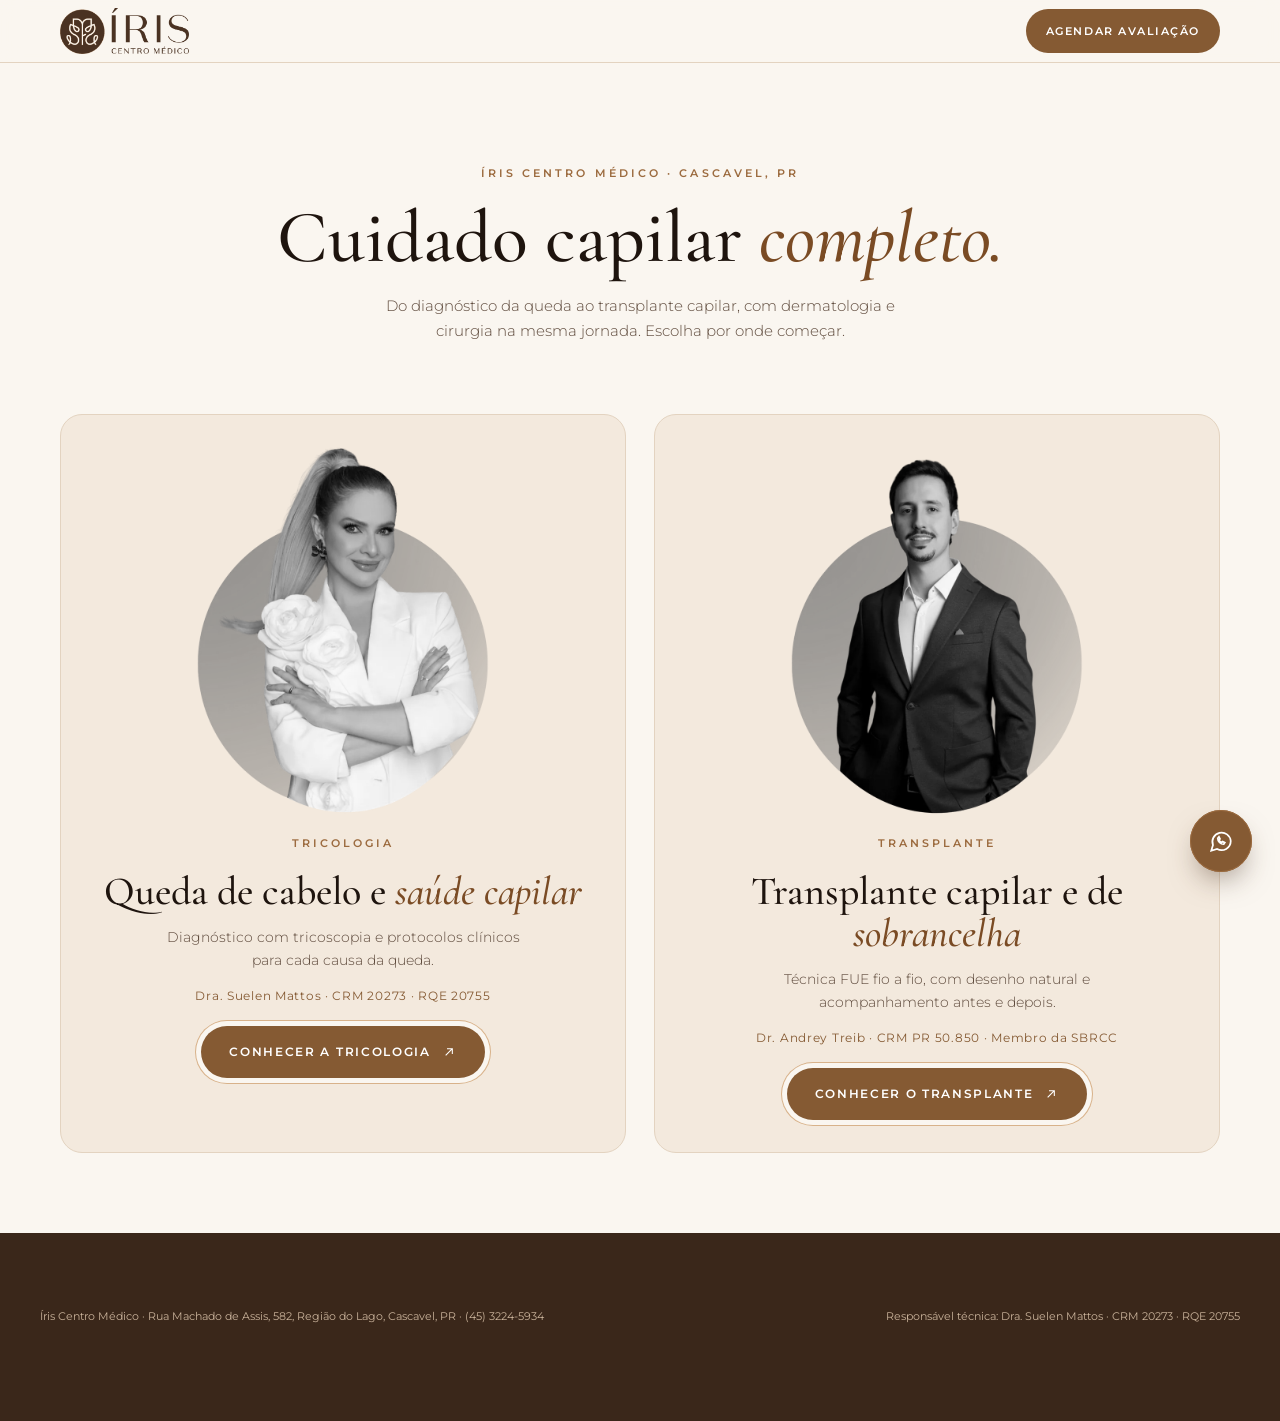
<file: index.html>
<!doctype html>
<html lang="pt-BR">
<head>
<meta charset="utf-8">
<meta name="viewport" content="width=device-width, initial-scale=1">
<title>Tricologia e Transplante Capilar em Cascavel | Íris Centro Médico</title>
<meta name="description" content="Tratamento da queda de cabelo e transplante capilar FUE em Cascavel, PR, no Íris Centro Médico, com a Dra. Suelen Mattos e o Dr. Andrey Treib.">
<link rel="icon" href="assets/img/comum/favicon.png">
<link rel="apple-touch-icon" href="assets/img/comum/apple-touch-icon.png">
<link rel="preconnect" href="https://fonts.googleapis.com">
<link rel="preconnect" href="https://fonts.gstatic.com" crossorigin>
<link href="https://fonts.googleapis.com/css2?family=Cormorant+Garamond:ital,wght@0,400;0,500;1,400;1,500&family=Montserrat:wght@300;400;500;600&display=swap" rel="stylesheet">
<link rel="stylesheet" href="assets/css/style.css">
<link rel="stylesheet" href="assets/css/home.css">
<link rel="stylesheet" href="assets/css/mobile.css?v=2">
</head>
<body>
<div class="page">

<header class="hdr solid" id="hdr">
<div class="wrap hdr-in">
<a class="logo" href="./" aria-label="Íris Centro Médico, início"><img src="assets/img/comum/logo-iris-escuro.png" alt="Íris Centro Médico"></a>
<a class="btn show" href="https://wa.me/5545991361599?text=Ol%C3%A1!%20Gostaria%20de%20agendar%20uma%20avalia%C3%A7%C3%A3o%20capilar%20no%20%C3%8Dris%20Centro%20M%C3%A9dico." target="_blank" rel="noopener">Agendar avaliação</a>
</div>
</header>

<section class="home-hero">
<div class="wrap">
<span class="eyebrow">Íris Centro Médico · Cascavel, PR</span>
<h1 class="h1" style="margin-top:14px">Cuidado capilar <em>completo.</em></h1>
<p class="lead">Do diagnóstico da queda ao transplante capilar, com dermatologia e cirurgia na mesma jornada. Escolha por onde começar.</p>
</div>
</section>

<main class="wrap paths">
<a class="path-card" href="tricologia/">
<img src="assets/img/tricologia/dra-suelen-mattos-dermatologista-e-fundadora-2.webp" alt="Dra. Suelen Mattos" width="760" height="950" fetchpriority="high">
<span class="eyebrow">Tricologia</span>
<h2>Queda de cabelo e <em>saúde capilar</em></h2>
<p>Diagnóstico com tricoscopia e protocolos clínicos para cada causa da queda.</p>
<span class="who">Dra. Suelen Mattos · CRM 20273 · RQE 20755</span>
<span class="btn ring">Conhecer a tricologia <svg width="16" height="16" viewBox="0 0 24 24" fill="none" stroke="currentColor" stroke-width="1.6"><path d="M7 17L17 7M9 7h8v8"></path></svg></span>
</a>
<a class="path-card" href="transplante/">
<img src="assets/img/transplante/dr-andrey-treib-transplante-capilar.webp" alt="Dr. Andrey Treib" width="760" height="950">
<span class="eyebrow">Transplante</span>
<h2>Transplante capilar e de <em>sobrancelha</em></h2>
<p>Técnica FUE fio a fio, com desenho natural e acompanhamento antes e depois.</p>
<span class="who">Dr. Andrey Treib · CRM PR 50.850 · Membro da SBRCC</span>
<span class="btn ring">Conhecer o transplante <svg width="16" height="16" viewBox="0 0 24 24" fill="none" stroke="currentColor" stroke-width="1.6"><path d="M7 17L17 7M9 7h8v8"></path></svg></span>
</a>
</main>

<footer class="foot">
<div class="wrap foot-bar" style="border-top:0">
<span>Íris Centro Médico · Rua Machado de Assis, 582, Região do Lago, Cascavel, PR · (45) 3224&#8209;5934</span>
<span>Responsável técnica: Dra. Suelen Mattos · CRM 20273 · RQE 20755</span>
</div>
</footer>

<a class="wa" href="https://wa.me/5545991361599?text=Ol%C3%A1!%20Gostaria%20de%20agendar%20uma%20avalia%C3%A7%C3%A3o%20capilar%20no%20%C3%8Dris%20Centro%20M%C3%A9dico." target="_blank" rel="noopener" aria-label="Agendar pelo WhatsApp"><svg width="26" height="26" viewBox="0 0 24 24" fill="none" stroke="currentColor" stroke-width="1.6"><path d="M21 12a8.5 8.5 0 0 1-12.6 7.4L3 21l1.6-5.2A8.5 8.5 0 1 1 21 12z"></path><path d="M9 9.5c0 3 2.5 5.5 5.5 5.5l1-1.5-2-1-1 .8c-1-.4-1.8-1.2-2.2-2.2l.8-1-1-2z"></path></svg></a>
</div>
</body>
</html>
</file>
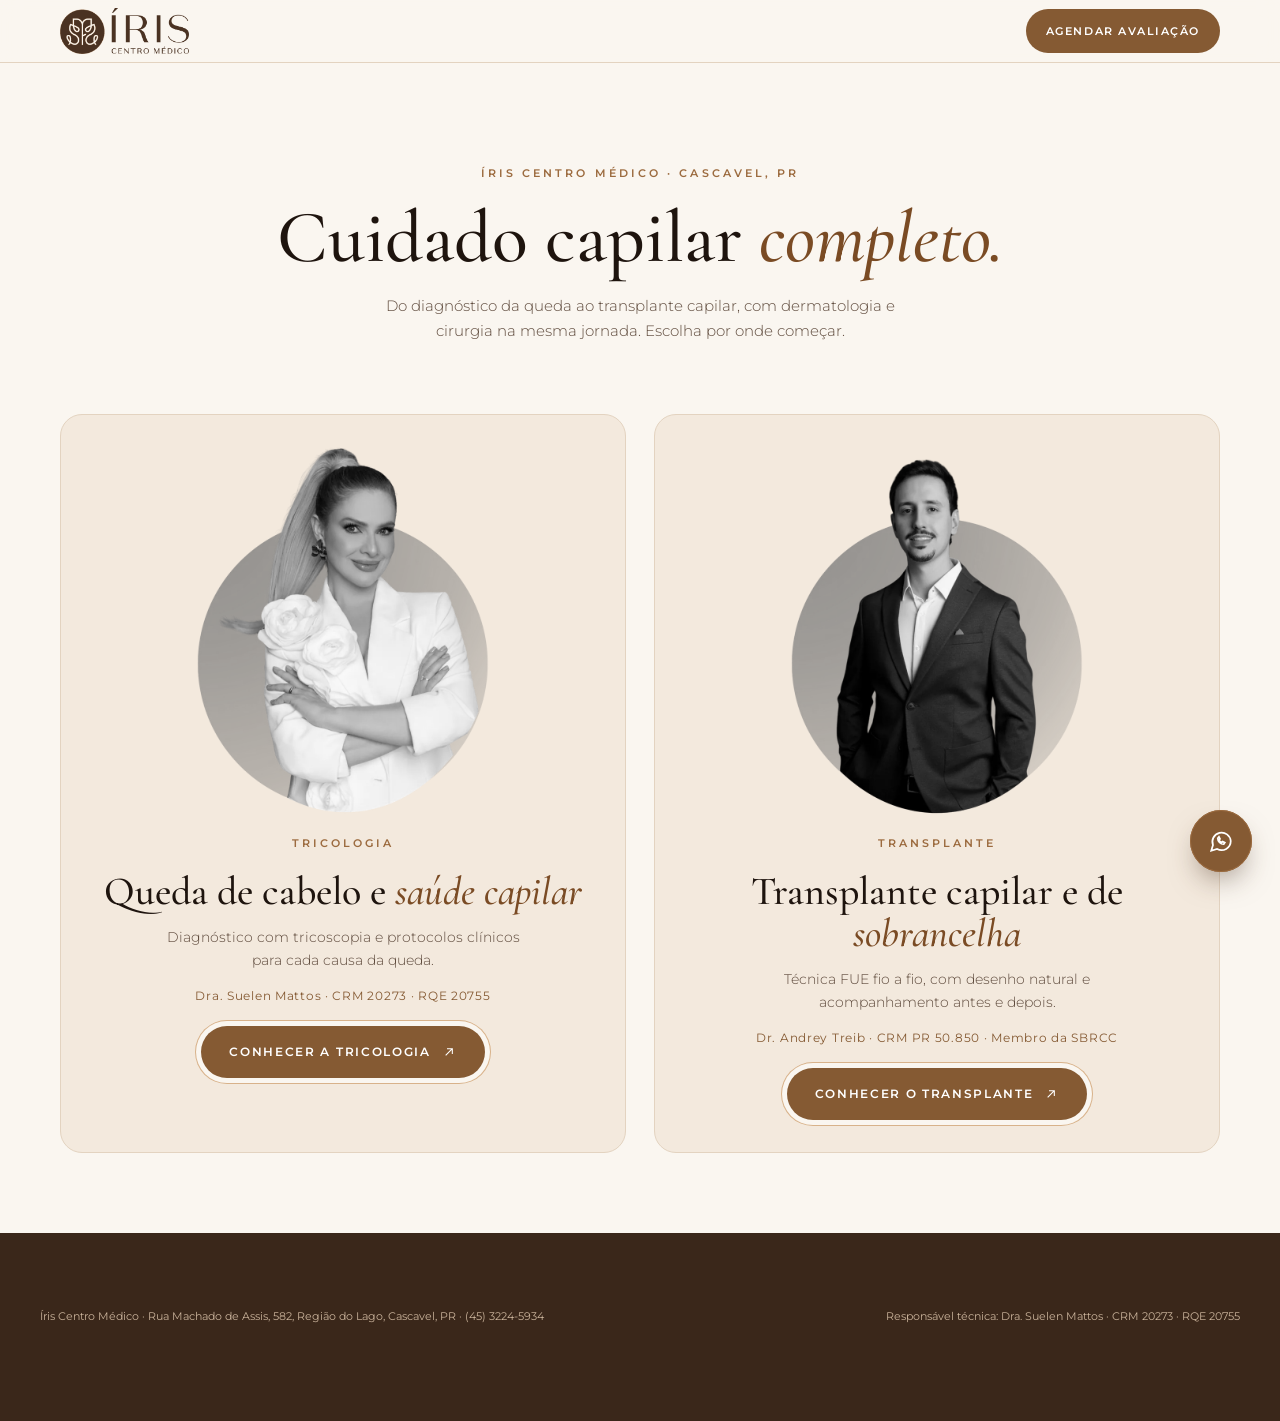
<file: iris-site-github/index.html>
<!doctype html>
<html lang="pt-BR">
<head>
<meta charset="utf-8">
<meta name="viewport" content="width=device-width, initial-scale=1">
<title>Tricologia e Transplante Capilar em Cascavel | Íris Centro Médico</title>
<meta name="description" content="Tratamento da queda de cabelo e transplante capilar FUE em Cascavel, PR, no Íris Centro Médico, com a Dra. Suelen Mattos e o Dr. Andrey Treib.">
<link rel="icon" href="assets/img/comum/favicon.png">
<link rel="apple-touch-icon" href="assets/img/comum/apple-touch-icon.png">
<link rel="preconnect" href="https://fonts.googleapis.com">
<link rel="preconnect" href="https://fonts.gstatic.com" crossorigin>
<link href="https://fonts.googleapis.com/css2?family=Cormorant+Garamond:ital,wght@0,400;0,500;1,400;1,500&family=Montserrat:wght@300;400;500;600&display=swap" rel="stylesheet">
<link rel="stylesheet" href="assets/css/style.css">
<link rel="stylesheet" href="assets/css/home.css">
</head>
<body>
<div class="page">

<header class="hdr solid" id="hdr">
<div class="wrap hdr-in">
<a class="logo" href="./" aria-label="Íris Centro Médico, início"><img src="assets/img/comum/logo-iris-escuro.png" alt="Íris Centro Médico"></a>
<a class="btn show" href="https://wa.me/5545991361599?text=Ol%C3%A1!%20Gostaria%20de%20agendar%20uma%20avalia%C3%A7%C3%A3o%20capilar%20no%20%C3%8Dris%20Centro%20M%C3%A9dico." target="_blank" rel="noopener">Agendar avaliação</a>
</div>
</header>

<section class="home-hero">
<div class="wrap">
<span class="eyebrow">Íris Centro Médico · Cascavel, PR</span>
<h1 class="h1" style="margin-top:14px">Cuidado capilar <em>completo.</em></h1>
<p class="lead">Do diagnóstico da queda ao transplante capilar, com dermatologia e cirurgia na mesma jornada. Escolha por onde começar.</p>
</div>
</section>

<main class="wrap paths">
<a class="path-card" href="tricologia/">
<img src="assets/img/tricologia/dra-suelen-mattos-dermatologista-e-fundadora-2.webp" alt="Dra. Suelen Mattos" width="760" height="950" fetchpriority="high">
<span class="eyebrow">Tricologia</span>
<h2>Queda de cabelo e <em>saúde capilar</em></h2>
<p>Diagnóstico com tricoscopia e protocolos clínicos para cada causa da queda.</p>
<span class="who">Dra. Suelen Mattos · CRM 20273 · RQE 20755</span>
<span class="btn ring">Conhecer a tricologia <svg width="16" height="16" viewBox="0 0 24 24" fill="none" stroke="currentColor" stroke-width="1.6"><path d="M7 17L17 7M9 7h8v8"></path></svg></span>
</a>
<a class="path-card" href="transplante/">
<img src="assets/img/transplante/dr-andrey-treib-transplante-capilar.webp" alt="Dr. Andrey Treib" width="760" height="950">
<span class="eyebrow">Transplante</span>
<h2>Transplante capilar e de <em>sobrancelha</em></h2>
<p>Técnica FUE fio a fio, com desenho natural e acompanhamento antes e depois.</p>
<span class="who">Dr. Andrey Treib · CRM PR 50.850 · Membro da SBRCC</span>
<span class="btn ring">Conhecer o transplante <svg width="16" height="16" viewBox="0 0 24 24" fill="none" stroke="currentColor" stroke-width="1.6"><path d="M7 17L17 7M9 7h8v8"></path></svg></span>
</a>
</main>

<footer class="foot">
<div class="wrap foot-bar" style="border-top:0">
<span>Íris Centro Médico · Rua Machado de Assis, 582, Região do Lago, Cascavel, PR · (45) 3224&#8209;5934</span>
<span>Responsável técnica: Dra. Suelen Mattos · CRM 20273 · RQE 20755</span>
</div>
</footer>

<a class="wa" href="https://wa.me/5545991361599?text=Ol%C3%A1!%20Gostaria%20de%20agendar%20uma%20avalia%C3%A7%C3%A3o%20capilar%20no%20%C3%8Dris%20Centro%20M%C3%A9dico." target="_blank" rel="noopener" aria-label="Agendar pelo WhatsApp"><svg width="26" height="26" viewBox="0 0 24 24" fill="none" stroke="currentColor" stroke-width="1.6"><path d="M21 12a8.5 8.5 0 0 1-12.6 7.4L3 21l1.6-5.2A8.5 8.5 0 1 1 21 12z"></path><path d="M9 9.5c0 3 2.5 5.5 5.5 5.5l1-1.5-2-1-1 .8c-1-.4-1.8-1.2-2.2-2.2l.8-1-1-2z"></path></svg></a>
</div>
</body>
</html>
</file>
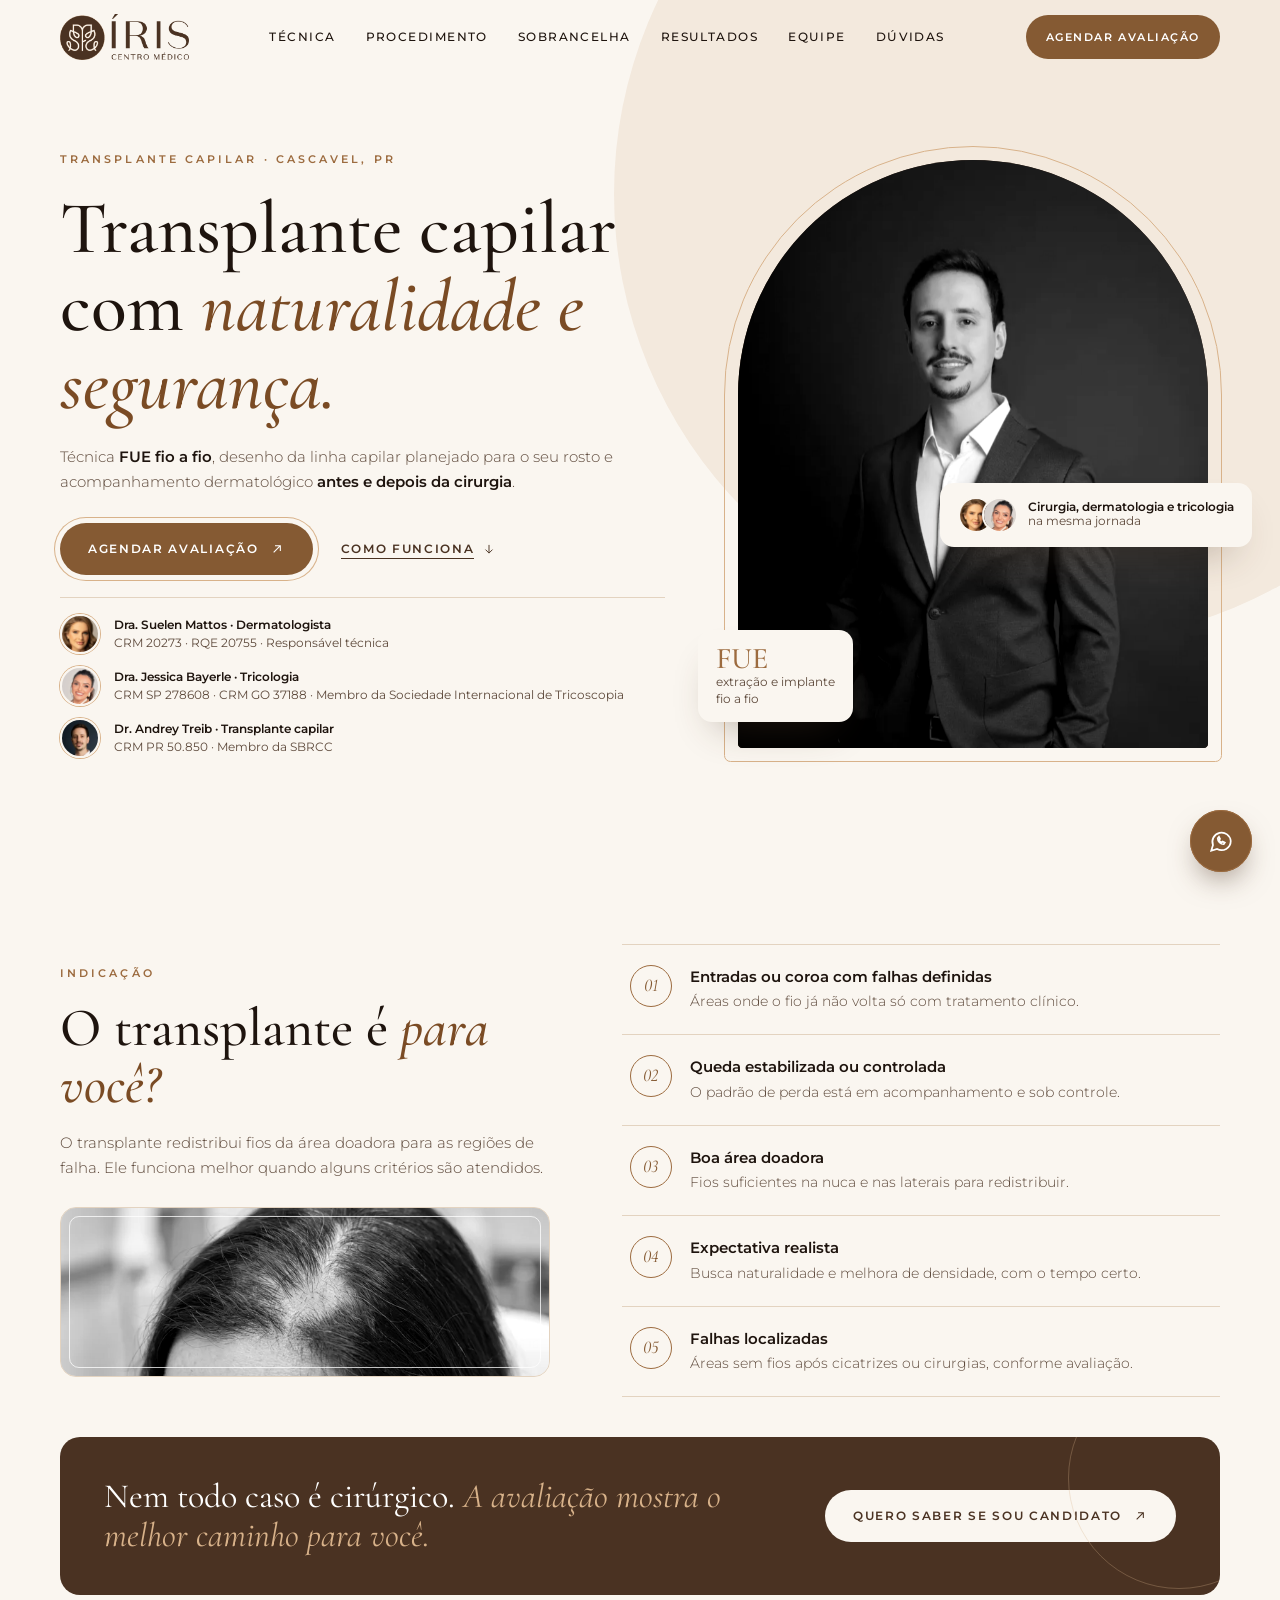
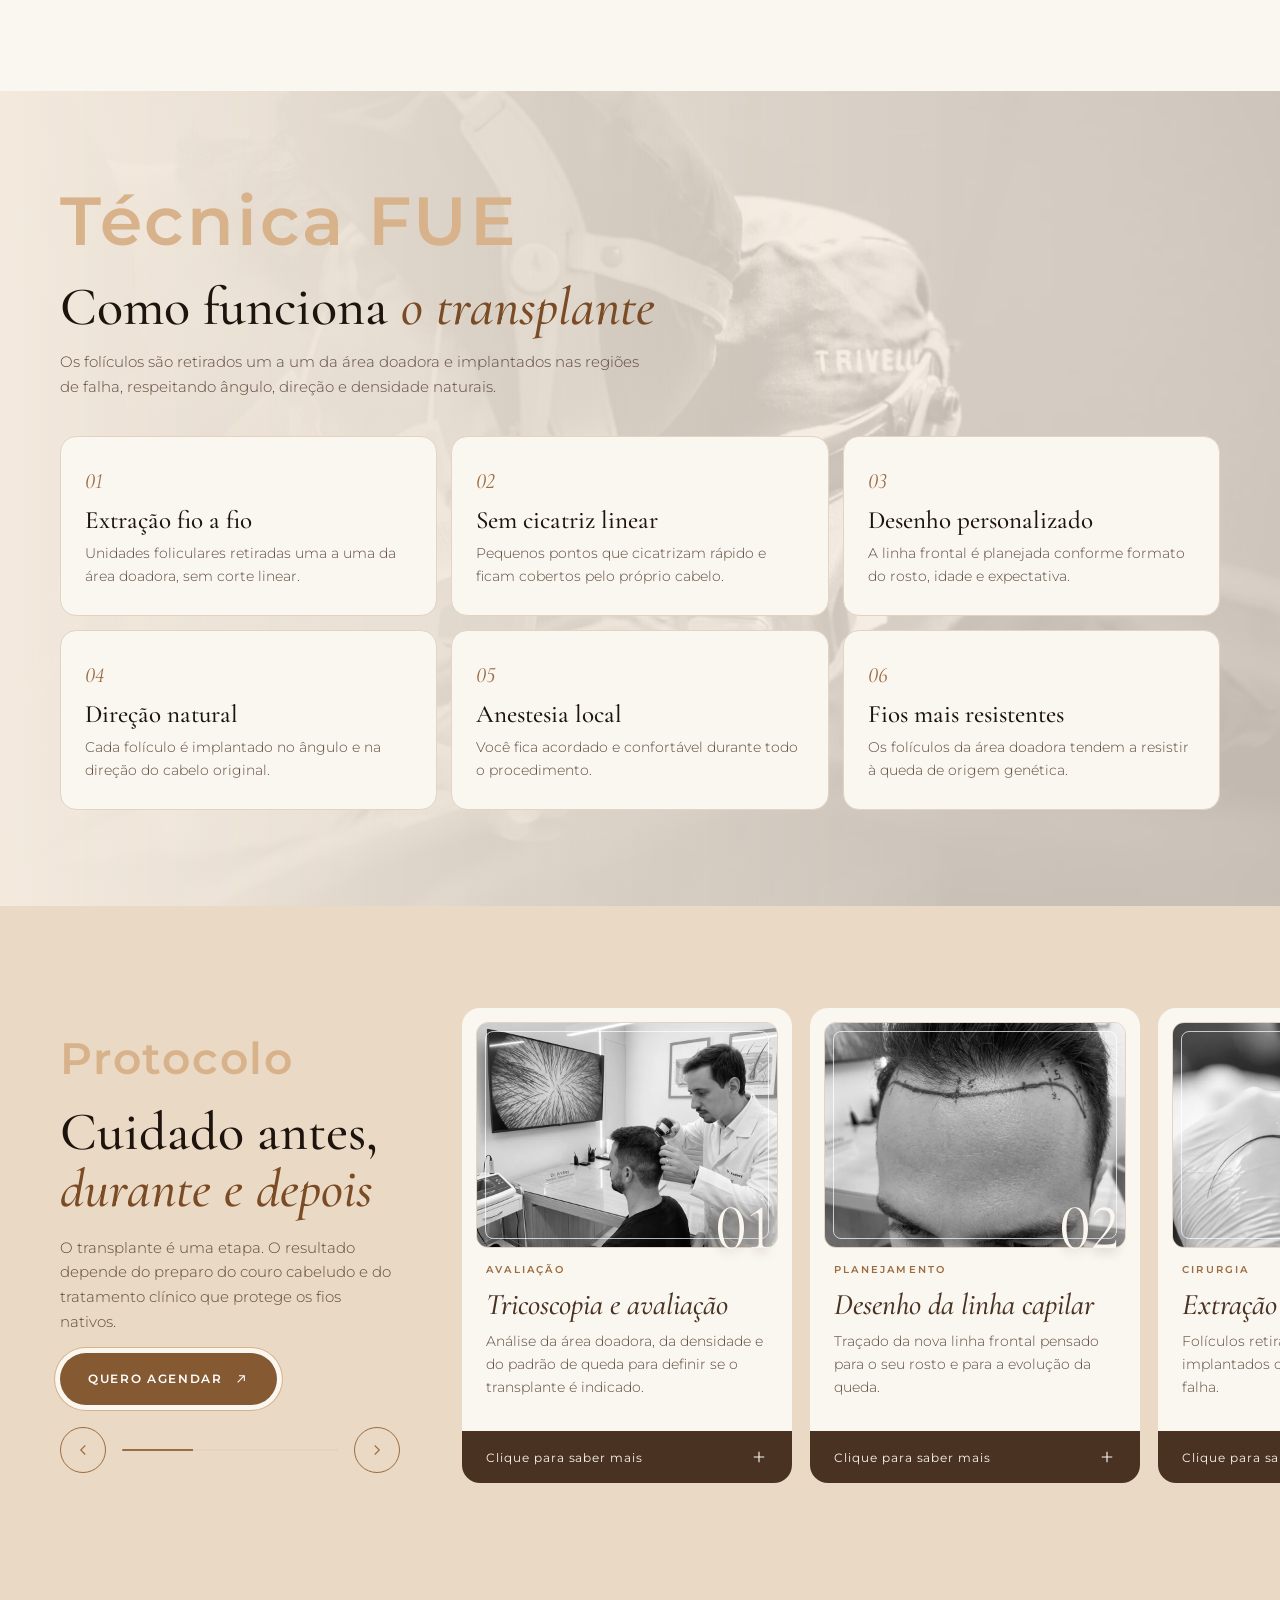
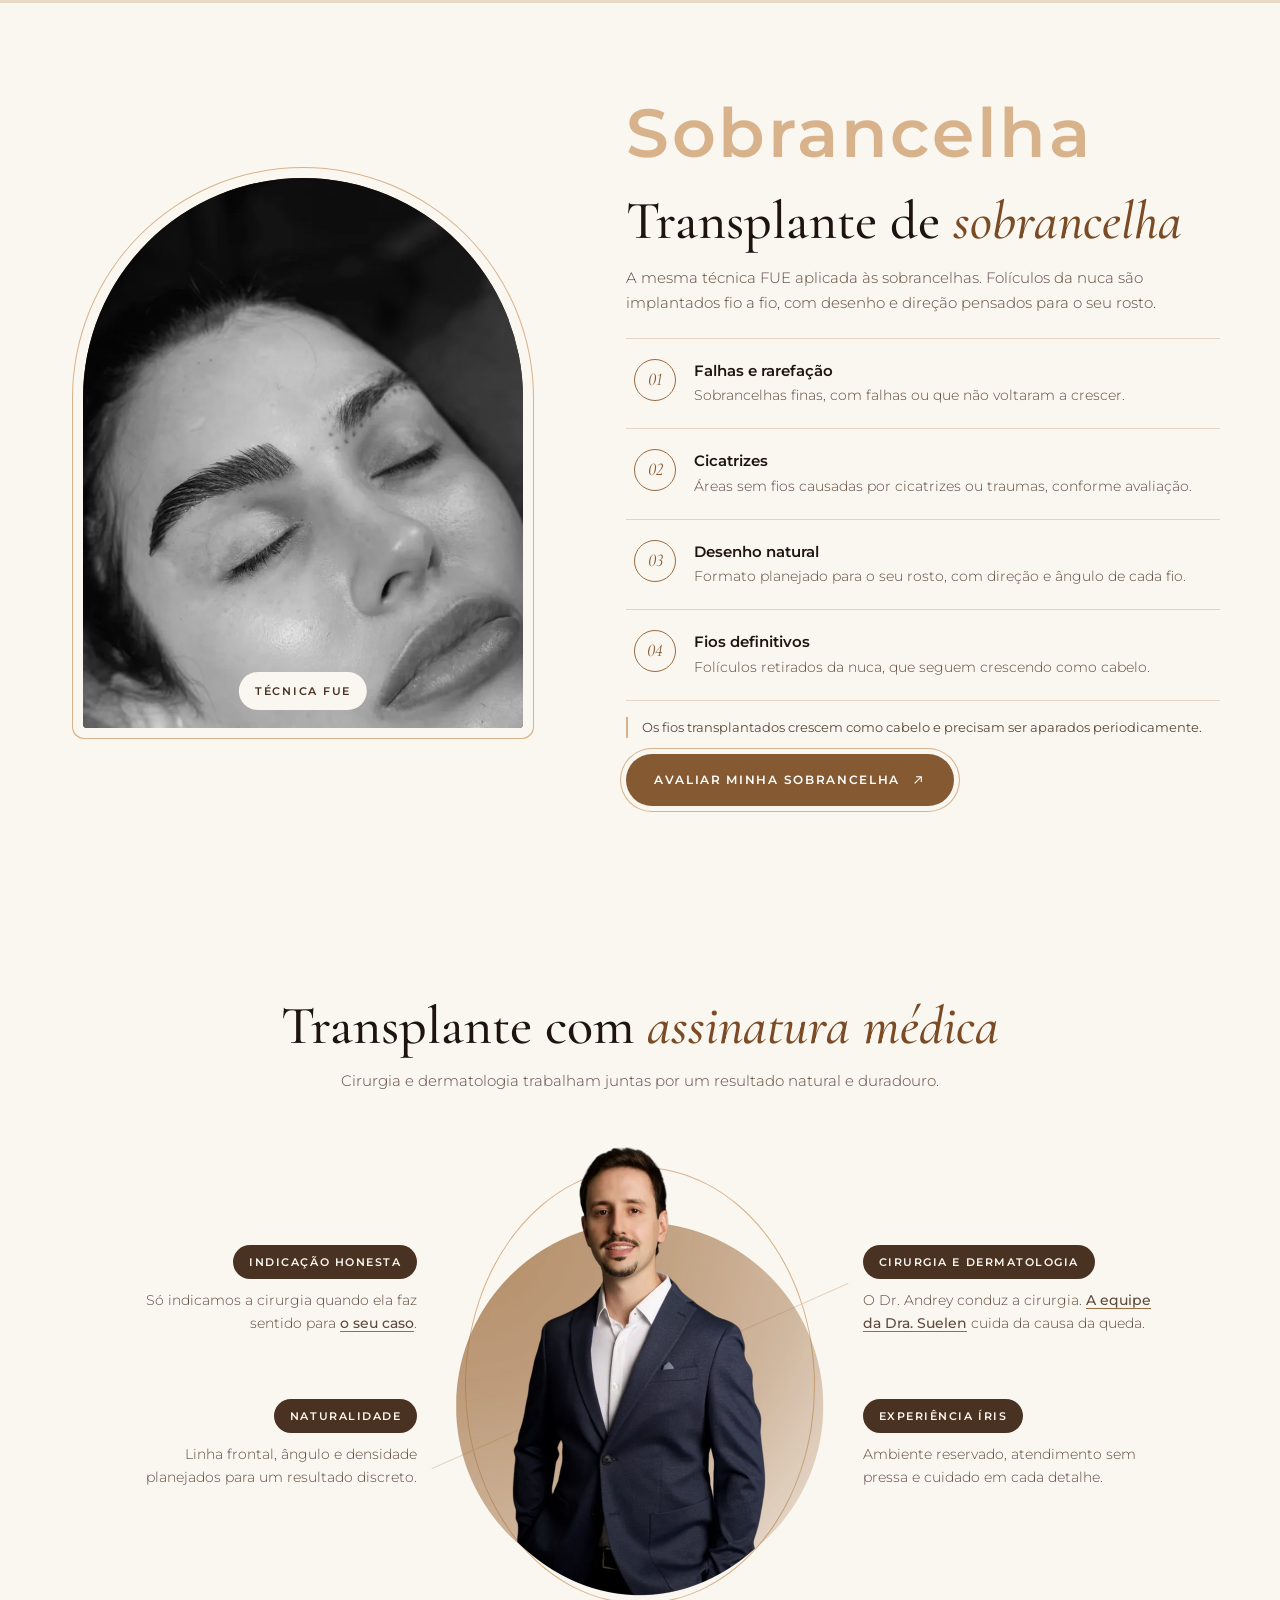
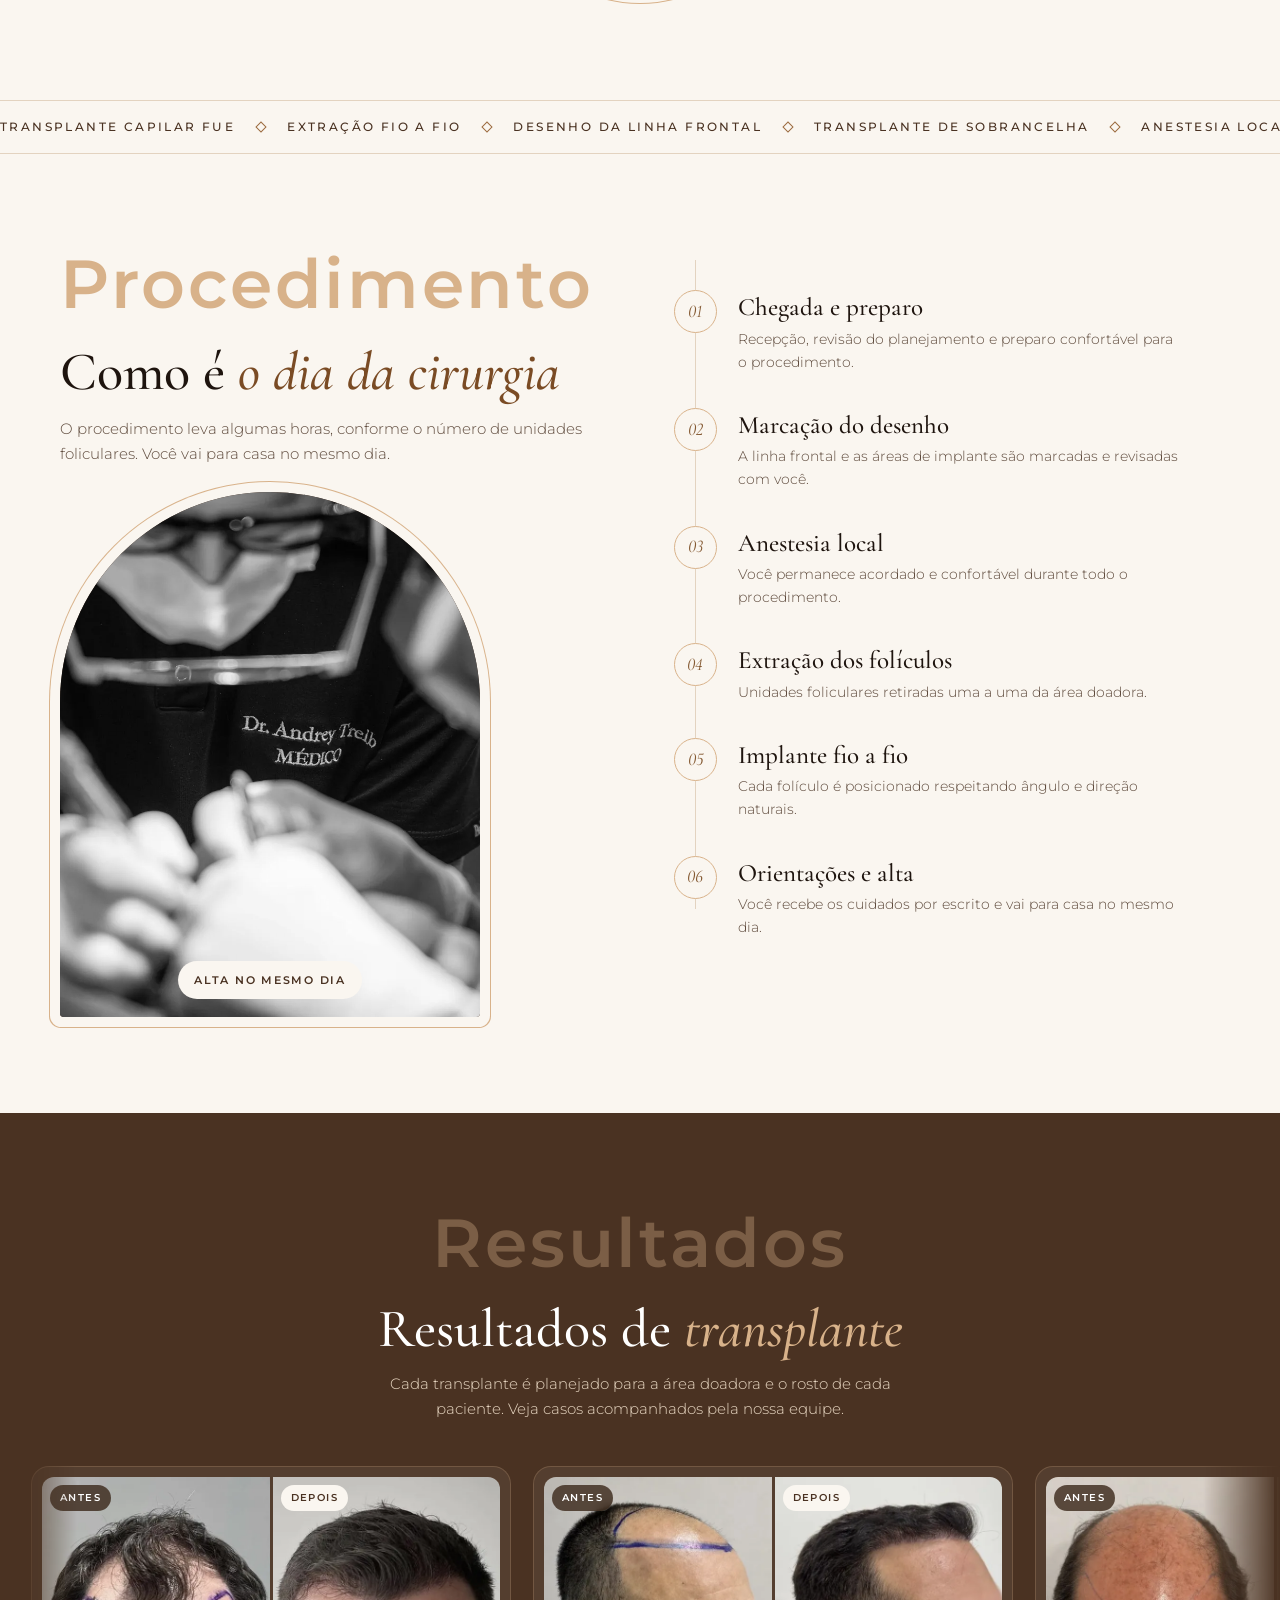
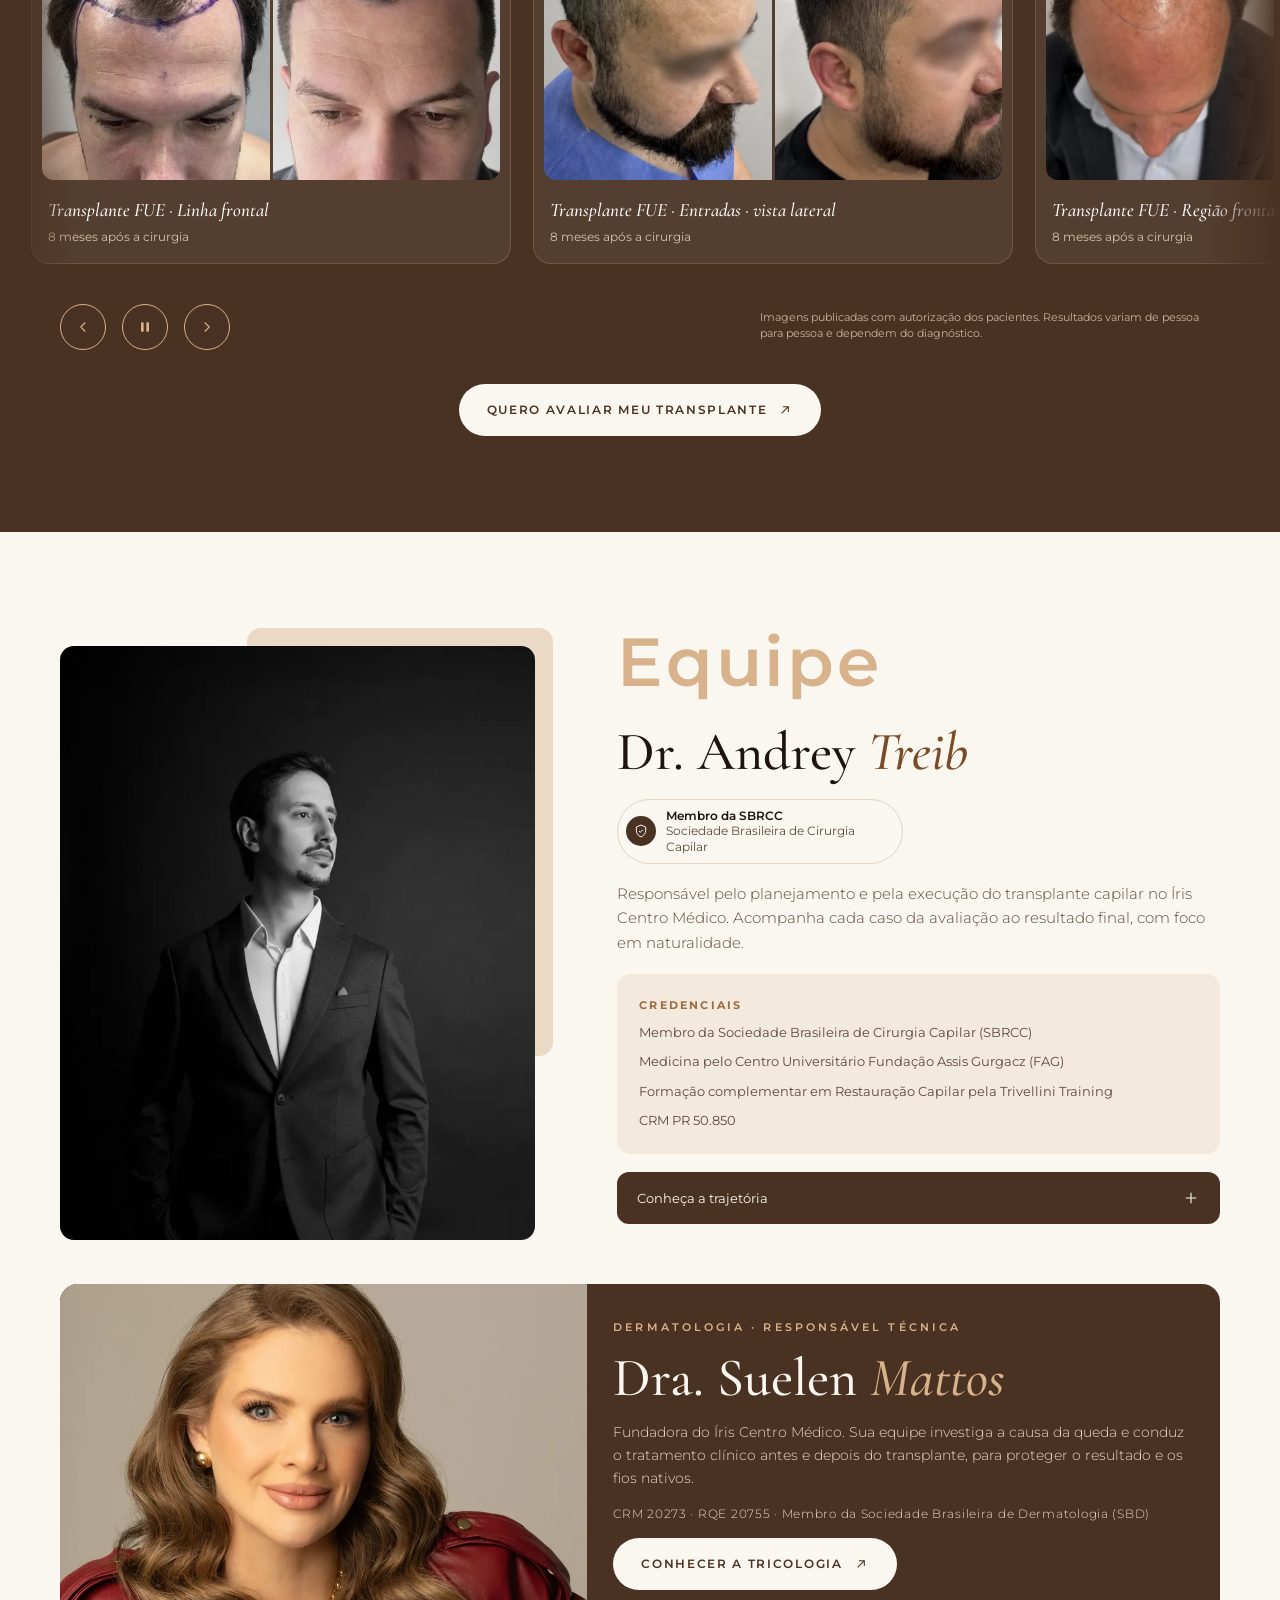
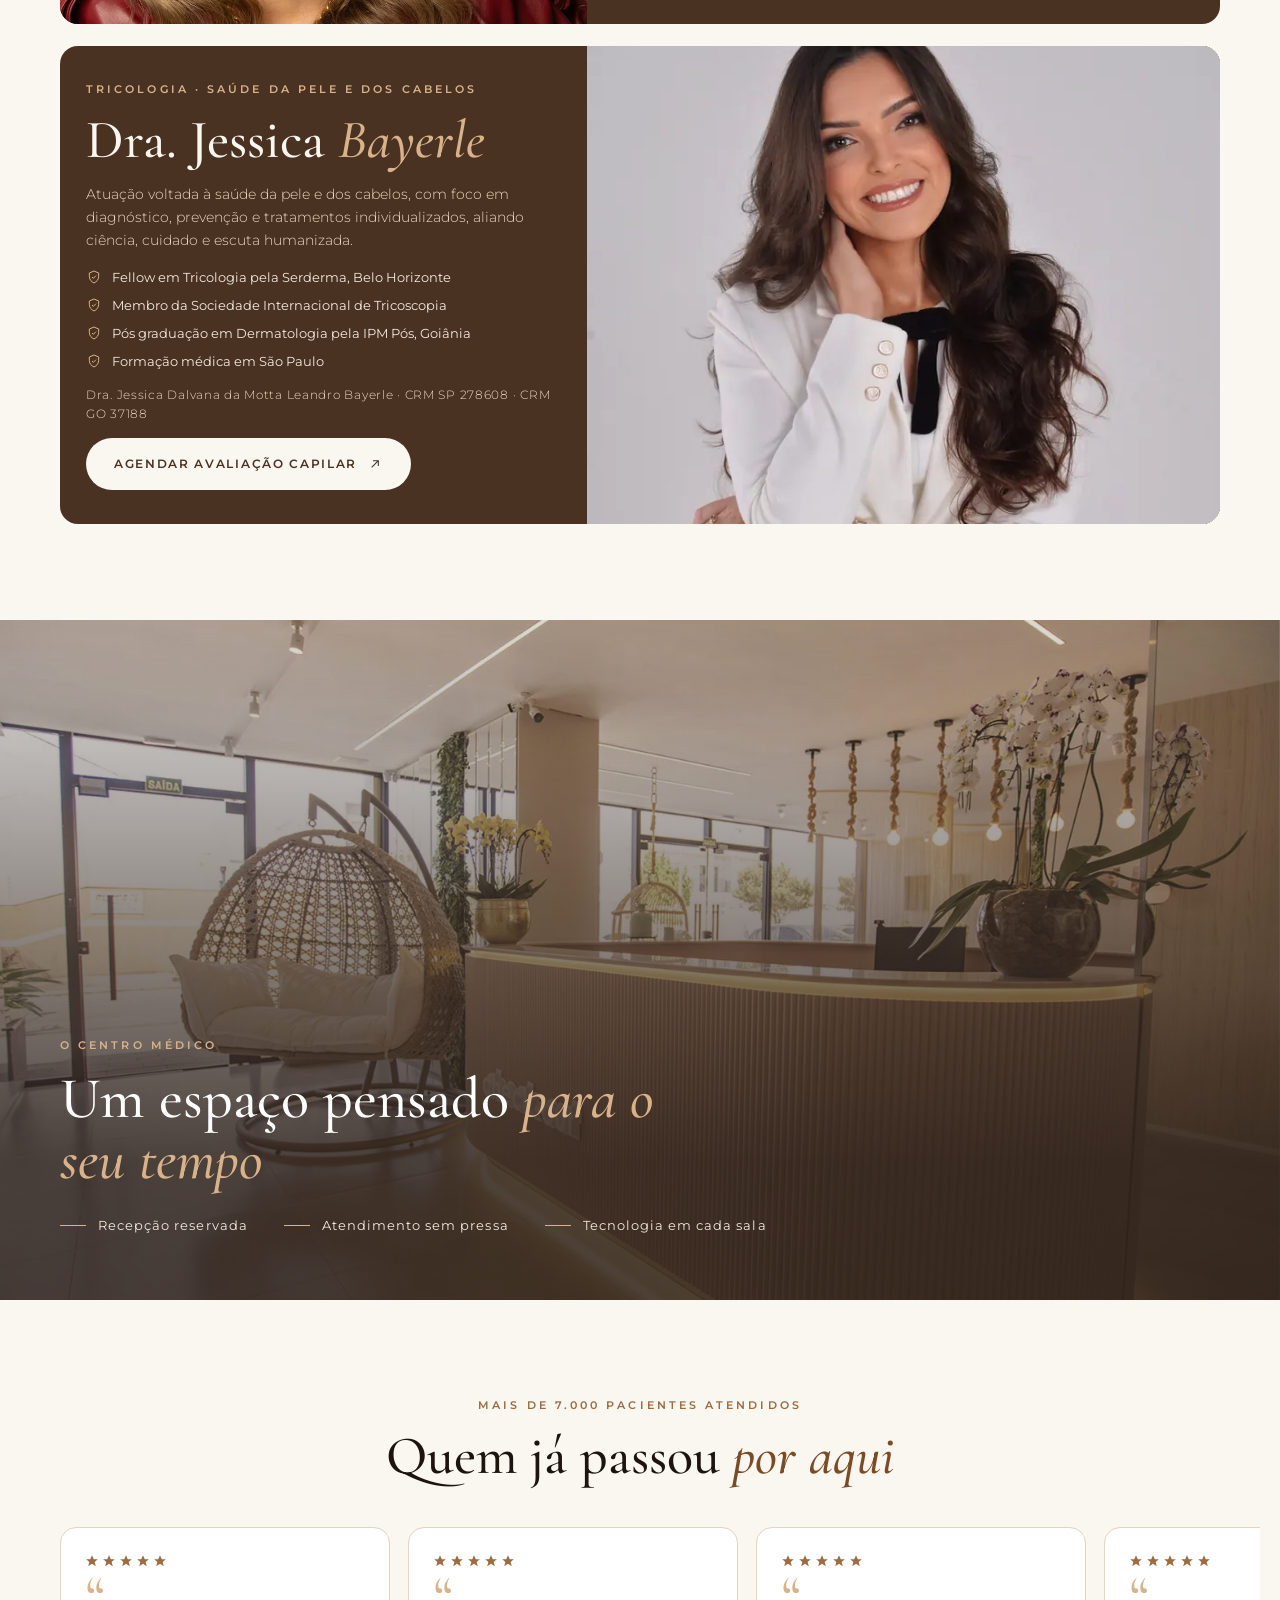
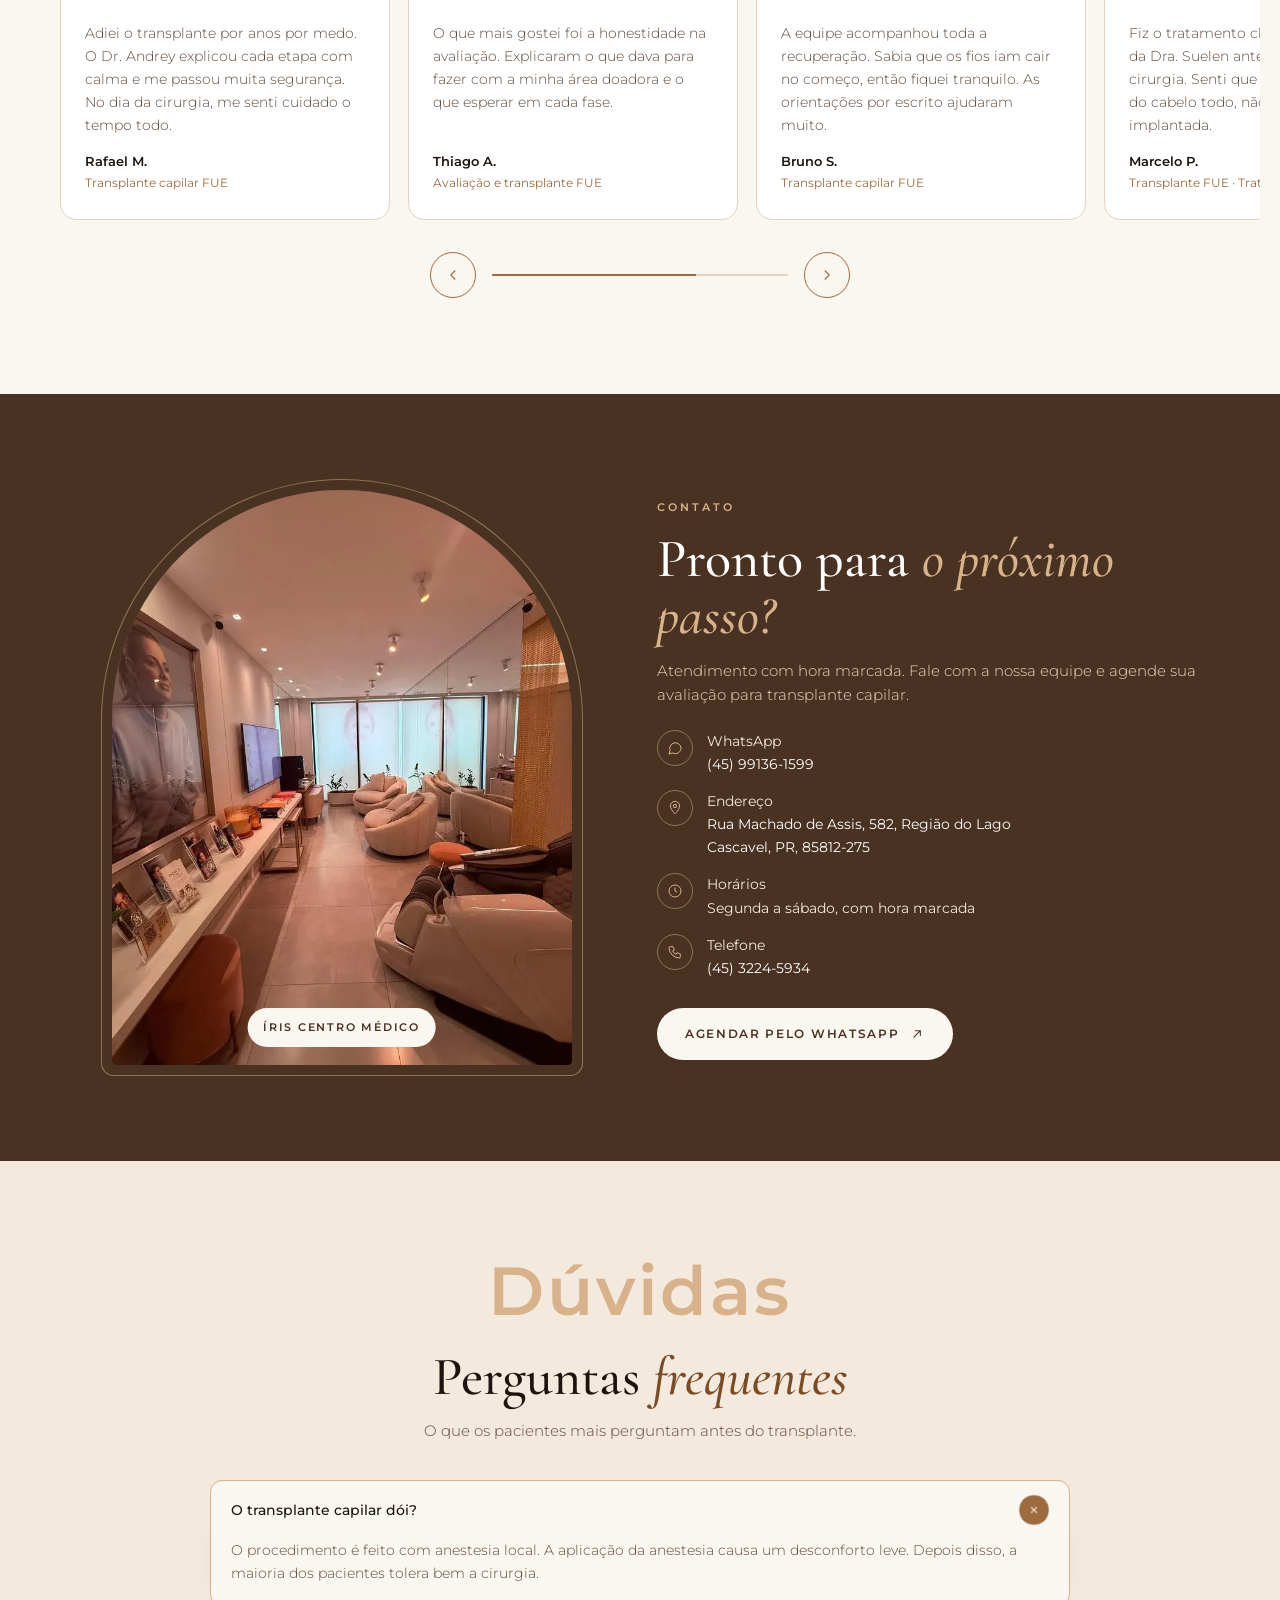
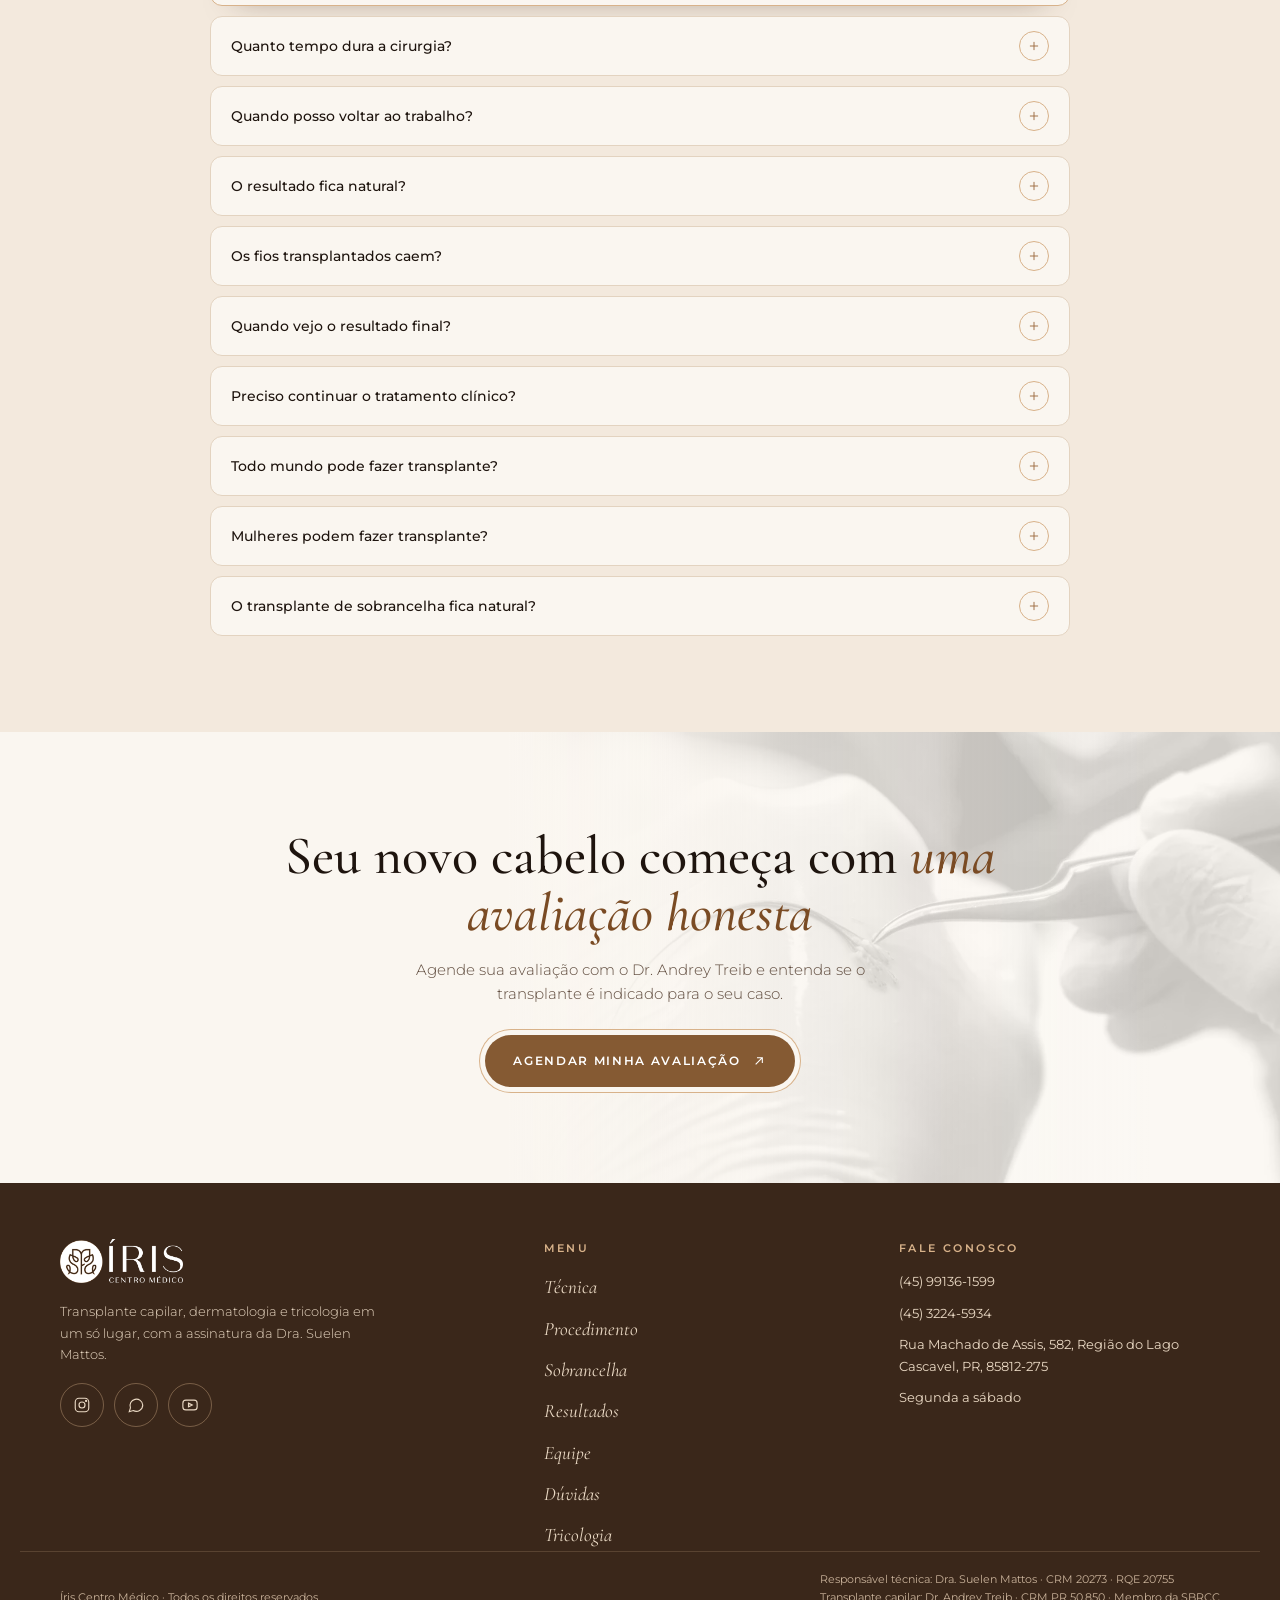
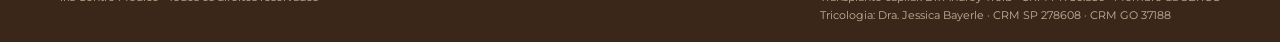
<file: transplante/index.html>
<!doctype html>
<html lang="pt-BR">
<head>
<link rel="icon" href="../assets/img/comum/favicon.png">
<link rel="apple-touch-icon" href="../assets/img/comum/apple-touch-icon.png">
<meta charset="utf-8">
<meta name="viewport" content="width=device-width, initial-scale=1">
<title>Transplante Capilar FUE em Cascavel | Íris Centro Médico</title>
<meta name="description" content="Transplante capilar e de sobrancelha FUE fio a fio em Cascavel, PR, com o Dr. Andrey Treib, membro da SBRCC, e acompanhamento dermatológico da equipe da Dra. Suelen Mattos.">
<link rel="preconnect" href="https://fonts.googleapis.com">
<link rel="preconnect" href="https://fonts.gstatic.com" crossorigin>
<link href="https://fonts.googleapis.com/css2?family=Cormorant+Garamond:ital,wght@0,400;0,500;1,400;1,500&family=Montserrat:wght@300;400;500;600&display=swap" rel="stylesheet">
<link rel="stylesheet" href="../assets/css/style.css">
<link rel="stylesheet" href="../assets/css/transplante.css?v=3">
<link rel="stylesheet" href="../assets/css/mobile.css?v=3">
</head>
<body>
<div class="page">

<header class="hdr" id="hdr">
<div class="wrap hdr-in">
<a class="logo" href="#inicio" aria-label="Íris Centro Médico, início"><img src="../assets/img/comum/logo-iris-escuro.png" alt="Íris Centro Médico"></a>
<nav class="nav" aria-label="Menu principal">
<a href="#tecnica">Técnica</a>
<a href="#procedimento">Procedimento</a>
<a href="#sobrancelha">Sobrancelha</a>
<a href="#resultados">Resultados</a>
<a href="#equipe">Equipe</a>
<a href="#duvidas">Dúvidas</a>
</nav>
<a class="btn" href="https://wa.me/5545991361599?text=Ol%C3%A1!%20Gostaria%20de%20agendar%20uma%20avalia%C3%A7%C3%A3o%20para%20transplante%20capilar%20no%20%C3%8Dris%20Centro%20M%C3%A9dico." target="_blank" rel="noopener">Agendar avaliação</a>
<button class="burger" id="menuOpen" type="button" aria-label="Abrir menu"><svg width="20" height="20" viewBox="0 0 24 24" fill="none" stroke="currentColor" stroke-width="1.5"><path d="M4 8h16M4 16h16"></path></svg></button>
</div>
</header>

<div class="mnav" id="mnav" aria-hidden="true">
<button class="close" id="menuClose" type="button" aria-label="Fechar menu"><svg width="18" height="18" viewBox="0 0 24 24" fill="none" stroke="currentColor" stroke-width="1.5"><path d="M6 6l12 12M18 6L6 18"></path></svg></button>
<a href="#tecnica">Técnica</a>
<a href="#procedimento">Procedimento</a>
<a href="#sobrancelha">Sobrancelha</a>
<a href="#resultados">Resultados</a>
<a href="#equipe">Equipe</a>
<a href="#duvidas">Dúvidas</a>
<a class="btn light" href="https://wa.me/5545991361599?text=Ol%C3%A1!%20Gostaria%20de%20agendar%20uma%20avalia%C3%A7%C3%A3o%20para%20transplante%20capilar%20no%20%C3%8Dris%20Centro%20M%C3%A9dico." target="_blank" rel="noopener">Agendar pelo WhatsApp</a>
</div>

<!-- HERO -->
<section class="hero" id="inicio">
<div class="wrap hero-grid">
<div class="hero-copy">
<span class="eyebrow rv">Transplante capilar · Cascavel, PR</span>
<h1 class="h1 rv d1">Transplante capilar com <em>naturalidade e segurança.</em></h1>
<p class="lead rv d2">Técnica <b>FUE fio a fio</b>, desenho da linha capilar planejado para o seu rosto e acompanhamento dermatológico <b>antes e depois da cirurgia</b>.</p>
<div class="hero-ctas rv d3">
<a class="btn ring" href="https://wa.me/5545991361599?text=Ol%C3%A1!%20Gostaria%20de%20agendar%20uma%20avalia%C3%A7%C3%A3o%20para%20transplante%20capilar%20no%20%C3%8Dris%20Centro%20M%C3%A9dico." target="_blank" rel="noopener">Agendar avaliação <svg width="16" height="16" viewBox="0 0 24 24" fill="none" stroke="currentColor" stroke-width="1.6"><path d="M7 17L17 7M9 7h8v8"></path></svg></a>
<a class="link-arrow" href="#tecnica"><span>Como funciona</span><svg width="14" height="14" viewBox="0 0 24 24" fill="none" stroke="currentColor" stroke-width="1.6"><path d="M12 5v14M6 13l6 6 6-6"></path></svg></a>
</div>
<div class="signs-row rv d4">
<div class="sign">
<img loading="lazy" decoding="async" class="dot av" src="../assets/img/comum/avatar-dra-suelen.webp" alt="Dra. Suelen Mattos">
<div><b>Dra. Suelen Mattos · Dermatologista</b>CRM 20273 · RQE 20755 · Responsável técnica</div>
</div>
<div class="sign">
<img loading="lazy" decoding="async" class="dot av" src="../assets/img/comum/avatar-dra-jessica.webp" alt="Dra. Jessica Bayerle">
<div><b>Dra. Jessica Bayerle · Tricologia</b>CRM SP 278608 · CRM GO 37188 · Membro da Sociedade Internacional de Tricoscopia</div>
</div>
<div class="sign">
<img loading="lazy" decoding="async" class="dot av" src="../assets/img/comum/avatar-dr-andrey.webp" alt="Dr. Andrey Treib">
<div><b>Dr. Andrey Treib · Transplante capilar</b>CRM PR 50.850 · Membro da SBRCC</div>
</div>
</div>
</div>
<div class="hero-media rv z d2">
<div class="arch-line"></div>
<div class="arch"><img fetchpriority="high" decoding="async" class="px" data-speed="0.08" src="../assets/img/transplante/dr-andrey-treib-responsavel-pelo-transplante-2.webp" alt="Dr. Andrey Treib, responsável pelo transplante capilar, membro da SBRCC"></div>
<div class="float f1"><b>FUE</b>extração e implante<br>fio a fio</div>
<div class="float f2"><span class="stack"><img loading="lazy" decoding="async" src="../assets/img/comum/avatar-dra-suelen.webp" alt=""><img loading="lazy" decoding="async" src="../assets/img/comum/avatar-dra-jessica.webp" alt=""></span><span><b style="font-family:var(--sans);font-size:12px;color:var(--ink);font-weight:600">Cirurgia, dermatologia e tricologia</b>na mesma jornada</span></div>
</div>
</div>
</section>

<!-- INDICACAO -->
<section class="sec pain" id="indicacao">
<div class="wrap">
<div class="pain-grid">
<div class="pain-left">
<span class="eyebrow rv">Indicação</span>
<h2 class="h2 rv d1">O transplante é <em>para você?</em></h2>
<p class="lead rv d2">O transplante redistribui fios da área doadora para as regiões de falha. Ele funciona melhor quando alguns critérios são atendidos.</p>
<figure class="sframe rv d3"><img loading="lazy" decoding="async" src="../assets/img/comum/couro-cabeludo-com-rarefacao-na-linha.webp" alt="Couro cabeludo com rarefação na linha central"></figure>
</div>
<ul class="signs">
<li class="rv d0"><span class="sn">01</span><div><strong>Entradas ou coroa com falhas definidas</strong><span>Áreas onde o fio já não volta só com tratamento clínico.</span></div></li>
<li class="rv d1"><span class="sn">02</span><div><strong>Queda estabilizada ou controlada</strong><span>O padrão de perda está em acompanhamento e sob controle.</span></div></li>
<li class="rv d2"><span class="sn">03</span><div><strong>Boa área doadora</strong><span>Fios suficientes na nuca e nas laterais para redistribuir.</span></div></li>
<li class="rv d3"><span class="sn">04</span><div><strong>Expectativa realista</strong><span>Busca naturalidade e melhora de densidade, com o tempo certo.</span></div></li>
<li class="rv d4"><span class="sn">05</span><div><strong>Falhas localizadas</strong><span>Áreas sem fios após cicatrizes ou cirurgias, conforme avaliação.</span></div></li>
</ul>
</div>
<div class="pain-cta rv">
<p>Nem todo caso é cirúrgico. <em>A avaliação mostra o melhor caminho para você.</em></p>
<a class="btn light" href="https://wa.me/5545991361599?text=Ol%C3%A1!%20Gostaria%20de%20agendar%20uma%20avalia%C3%A7%C3%A3o%20para%20transplante%20capilar%20no%20%C3%8Dris%20Centro%20M%C3%A9dico." target="_blank" rel="noopener">Quero saber se sou candidato <svg width="16" height="16" viewBox="0 0 24 24" fill="none" stroke="currentColor" stroke-width="1.6"><path d="M7 17L17 7M9 7h8v8"></path></svg></a>
</div>
</div>
</section>

<!-- TECNICA -->
<section class="sec path has-bg" id="tecnica">
<div class="sec-bg" aria-hidden="true"><img loading="lazy" decoding="async" src="../assets/img/transplante/fundo-cirurgia.webp" alt=""></div>
<div class="wrap">
<div class="head">
<span class="ghost rv">Técnica FUE</span>
<h2 class="h2 rv d1">Como funciona <em>o transplante</em></h2>
<p class="lead rv d2" style="max-width:600px">Os folículos são retirados um a um da área doadora e implantados nas regiões de falha, respeitando ângulo, direção e densidade naturais.</p>
</div>
<div class="pgrid">
<article class="pcard rv d0"><span class="n">01</span><h3>Extração fio a fio</h3><p>Unidades foliculares retiradas uma a uma da área doadora, sem corte linear.</p></article>
<article class="pcard rv d1"><span class="n">02</span><h3>Sem cicatriz linear</h3><p>Pequenos pontos que cicatrizam rápido e ficam cobertos pelo próprio cabelo.</p></article>
<article class="pcard rv d2"><span class="n">03</span><h3>Desenho personalizado</h3><p>A linha frontal é planejada conforme formato do rosto, idade e expectativa.</p></article>
<article class="pcard rv d0"><span class="n">04</span><h3>Direção natural</h3><p>Cada folículo é implantado no ângulo e na direção do cabelo original.</p></article>
<article class="pcard rv d1"><span class="n">05</span><h3>Anestesia local</h3><p>Você fica acordado e confortável durante todo o procedimento.</p></article>
<article class="pcard rv d2"><span class="n">06</span><h3>Fios mais resistentes</h3><p>Os folículos da área doadora tendem a resistir à queda de origem genética.</p></article>
</div>
</div>
</section>

<!-- PROTOCOLO -->
<section class="sec trt" id="protocolo">
<div class="wrap split">
<div class="split-copy">
<span class="ghost rv">Protocolo</span>
<h2 class="h2 rv d1">Cuidado antes, <em>durante e depois</em></h2>
<p class="lead rv d2">O transplante é uma etapa. O resultado depende do preparo do couro cabeludo e do tratamento clínico que protege os fios nativos.</p>
<div class="rv d3"><a class="btn ring" href="https://wa.me/5545991361599?text=Ol%C3%A1!%20Gostaria%20de%20agendar%20uma%20avalia%C3%A7%C3%A3o%20para%20transplante%20capilar%20no%20%C3%8Dris%20Centro%20M%C3%A9dico." target="_blank" rel="noopener">Quero agendar <svg width="16" height="16" viewBox="0 0 24 24" fill="none" stroke="currentColor" stroke-width="1.6"><path d="M7 17L17 7M9 7h8v8"></path></svg></a></div>
<div class="ctrl rv d4">
<button class="arr" type="button" aria-label="Etapa anterior" data-track="trk-trt" data-dir="-1"><svg width="18" height="18" viewBox="0 0 24 24" fill="none" stroke="currentColor" stroke-width="1.5"><path d="M15 6l-6 6 6 6"></path></svg></button>
<div class="prog" data-for="trk-trt"><span></span></div>
<button class="arr" type="button" aria-label="Próxima etapa" data-track="trk-trt" data-dir="1"><svg width="18" height="18" viewBox="0 0 24 24" fill="none" stroke="currentColor" stroke-width="1.5"><path d="M9 6l6 6-6 6"></path></svg></button>
</div>
</div>
<p class="swipe-hint" data-for="trk-trt" aria-hidden="true">Arraste para o lado <svg width="16" height="16" viewBox="0 0 24 24" fill="none" stroke="currentColor" stroke-width="1.6"><path d="M5 12h14M13 6l6 6-6 6"></path></svg></p>
<div class="track rv r d2" id="trk-trt">
<div class="card-s">
<article class="tcard">
<figure class="tframe" style="margin:14px 14px 0"><div class="ph"><svg width="28" height="28" viewBox="0 0 24 24" fill="none" stroke="currentColor" stroke-width="1.3"><rect x="3" y="4" width="18" height="16" rx="2"></rect><circle cx="9" cy="10" r="2"></circle><path d="M21 16l-5-5-9 9"></path></svg>Imagem<br>Tricoscopia e avaliação</div><img src="../assets/img/transplante/dr-andrey-treib-realizando-tricoscopia-digital.webp" alt="Dr. Andrey Treib realizando tricoscopia digital" loading="lazy" onerror="this.remove()"></figure>
<div class="tcard-top">
<span class="num">01</span>
<span class="tag">Avaliação</span>
<h3>Tricoscopia e avaliação</h3>
<p>Análise da área doadora, da densidade e do padrão de queda para definir se o transplante é indicado.</p>
<div class="more"><div><p>Inclui exames e uma conversa sobre expectativas, estimativa de unidades foliculares e etapas.</p></div></div>
</div>
<button class="tcard-foot js-toggle" type="button" aria-expanded="false" data-open="Fechar" data-closed="Clique para saber mais"><span>Clique para saber mais</span><svg width="18" height="18" viewBox="0 0 24 24" fill="none" stroke="currentColor" stroke-width="1.5"><path d="M12 5v14M5 12h14"></path></svg></button>
</article>
</div>
<div class="card-s">
<article class="tcard">
<figure class="tframe" style="margin:14px 14px 0"><div class="ph"><svg width="28" height="28" viewBox="0 0 24 24" fill="none" stroke="currentColor" stroke-width="1.3"><rect x="3" y="4" width="18" height="16" rx="2"></rect><circle cx="9" cy="10" r="2"></circle><path d="M21 16l-5-5-9 9"></path></svg>Imagem<br>Desenho da linha capilar</div><img src="../assets/img/transplante/desenho-da-linha-capilar-marcado-na.webp" alt="Desenho da linha capilar marcado na testa antes do transplante" loading="lazy" onerror="this.remove()"></figure>
<div class="tcard-top">
<span class="num">02</span>
<span class="tag">Planejamento</span>
<h3>Desenho da linha capilar</h3>
<p>Traçado da nova linha frontal pensado para o seu rosto e para a evolução da queda.</p>
<div class="more"><div><p>Uma linha natural considera como o cabelo vai se comportar nos próximos anos.</p></div></div>
</div>
<button class="tcard-foot js-toggle" type="button" aria-expanded="false" data-open="Fechar" data-closed="Clique para saber mais"><span>Clique para saber mais</span><svg width="18" height="18" viewBox="0 0 24 24" fill="none" stroke="currentColor" stroke-width="1.5"><path d="M12 5v14M5 12h14"></path></svg></button>
</article>
</div>
<div class="card-s">
<article class="tcard">
<figure class="tframe" style="margin:14px 14px 0"><div class="ph"><svg width="28" height="28" viewBox="0 0 24 24" fill="none" stroke="currentColor" stroke-width="1.3"><rect x="3" y="4" width="18" height="16" rx="2"></rect><circle cx="9" cy="10" r="2"></circle><path d="M21 16l-5-5-9 9"></path></svg>Imagem<br>Extração e implante FUE</div><img src="../assets/img/transplante/unidades-foliculares-separadas-para-implante.webp" alt="Unidades foliculares separadas para implante" loading="lazy" onerror="this.remove()"></figure>
<div class="tcard-top">
<span class="num">03</span>
<span class="tag">Cirurgia</span>
<h3>Extração e implante FUE</h3>
<p>Folículos retirados um a um e implantados com precisão nas áreas de falha.</p>
<div class="more"><div><p>Procedimento sob anestesia local, conduzido pelo Dr. Andrey Treib, membro da SBRCC.</p></div></div>
</div>
<button class="tcard-foot js-toggle" type="button" aria-expanded="false" data-open="Fechar" data-closed="Clique para saber mais"><span>Clique para saber mais</span><svg width="18" height="18" viewBox="0 0 24 24" fill="none" stroke="currentColor" stroke-width="1.5"><path d="M12 5v14M5 12h14"></path></svg></button>
</article>
</div>
<div class="card-s">
<article class="tcard">
<figure class="tframe" style="margin:14px 14px 0"><div class="ph"><svg width="28" height="28" viewBox="0 0 24 24" fill="none" stroke="currentColor" stroke-width="1.3"><rect x="3" y="4" width="18" height="16" rx="2"></rect><circle cx="9" cy="10" r="2"></circle><path d="M21 16l-5-5-9 9"></path></svg>Imagem<br>Tratamento clínico</div><img src="../assets/img/comum/tratamento-medicamentoso.webp" alt="Tratamento clínico" loading="lazy" onerror="this.remove()"></figure>
<div class="tcard-top">
<span class="num">04</span>
<span class="tag">Pré e pós</span>
<h3>Tratamento clínico</h3>
<p>Medicações e ativos que preparam o couro cabeludo e protegem os fios nativos.</p>
<div class="more"><div><p>Conduzido pela equipe de dermatologia da Dra. Suelen Mattos.</p></div></div>
</div>
<button class="tcard-foot js-toggle" type="button" aria-expanded="false" data-open="Fechar" data-closed="Clique para saber mais"><span>Clique para saber mais</span><svg width="18" height="18" viewBox="0 0 24 24" fill="none" stroke="currentColor" stroke-width="1.5"><path d="M12 5v14M5 12h14"></path></svg></button>
</article>
</div>
<div class="card-s">
<article class="tcard">
<figure class="tframe" style="margin:14px 14px 0"><div class="ph"><svg width="28" height="28" viewBox="0 0 24 24" fill="none" stroke="currentColor" stroke-width="1.3"><rect x="3" y="4" width="18" height="16" rx="2"></rect><circle cx="9" cy="10" r="2"></circle><path d="M21 16l-5-5-9 9"></path></svg>Imagem<br>Intradermoterapia capilar</div><img src="../assets/img/comum/intradermoterapia-capilar.webp" alt="Intradermoterapia capilar" loading="lazy" onerror="this.remove()"></figure>
<div class="tcard-top">
<span class="num">05</span>
<span class="tag">Recuperação</span>
<h3>Intradermoterapia capilar</h3>
<p>Ativos aplicados no couro cabeludo para apoiar a recuperação e a qualidade dos fios.</p>
<div class="more"><div><p>Indicada conforme avaliação, nos meses após a cirurgia.</p></div></div>
</div>
<button class="tcard-foot js-toggle" type="button" aria-expanded="false" data-open="Fechar" data-closed="Clique para saber mais"><span>Clique para saber mais</span><svg width="18" height="18" viewBox="0 0 24 24" fill="none" stroke="currentColor" stroke-width="1.5"><path d="M12 5v14M5 12h14"></path></svg></button>
</article>
</div>
<div class="card-s">
<article class="tcard">
<figure class="tframe" style="margin:14px 14px 0"><div class="ph"><svg width="28" height="28" viewBox="0 0 24 24" fill="none" stroke="currentColor" stroke-width="1.3"><rect x="3" y="4" width="18" height="16" rx="2"></rect><circle cx="9" cy="10" r="2"></circle><path d="M21 16l-5-5-9 9"></path></svg>Imagem<br>Laser de baixa potência</div><img src="../assets/img/comum/laser-de-baixa-potencia.webp" alt="Laser de baixa potência" loading="lazy" onerror="this.remove()"></figure>
<div class="tcard-top">
<span class="num">06</span>
<span class="tag">Tecnologia</span>
<h3>Laser de baixa potência</h3>
<p>Fotobiomodulação que estimula o metabolismo dos folículos no pós operatório.</p>
<div class="more"><div><p>Indolor e sem afastamento.</p></div></div>
</div>
<button class="tcard-foot js-toggle" type="button" aria-expanded="false" data-open="Fechar" data-closed="Clique para saber mais"><span>Clique para saber mais</span><svg width="18" height="18" viewBox="0 0 24 24" fill="none" stroke="currentColor" stroke-width="1.5"><path d="M12 5v14M5 12h14"></path></svg></button>
</article>
</div>
<div class="card-s">
<article class="tcard">
<figure class="tframe" style="margin:14px 14px 0"><div class="ph"><svg width="28" height="28" viewBox="0 0 24 24" fill="none" stroke="currentColor" stroke-width="1.3"><rect x="3" y="4" width="18" height="16" rx="2"></rect><circle cx="9" cy="10" r="2"></circle><path d="M21 16l-5-5-9 9"></path></svg>Imagem<br>Higienização orientada</div><img src="../assets/img/comum/terapia-do-couro-cabeludo.webp" alt="Higienização orientada" loading="lazy" onerror="this.remove()"></figure>
<div class="tcard-top">
<span class="num">07</span>
<span class="tag">Cuidados</span>
<h3>Higienização orientada</h3>
<p>Lavagens sequenciais no spa capilar do Íris Centro Médico.</p>
<div class="more"><div><p>Feita com a equipe, para proteger os folículos implantados.</p></div></div>
</div>
<button class="tcard-foot js-toggle" type="button" aria-expanded="false" data-open="Fechar" data-closed="Clique para saber mais"><span>Clique para saber mais</span><svg width="18" height="18" viewBox="0 0 24 24" fill="none" stroke="currentColor" stroke-width="1.5"><path d="M12 5v14M5 12h14"></path></svg></button>
</article>
</div>
</div>
</div>
</section>

<!-- SOBRANCELHA -->
<section class="sec brow" id="sobrancelha">
<div class="wrap brow-grid">
<figure class="brow-media rv l"><img src="../assets/img/transplante/transplante-de-sobrancelha-com-desenho-marcado.webp" alt="Transplante de sobrancelha com desenho marcado antes do implante" loading="lazy"><span class="day-chip">Técnica FUE</span></figure>
<div class="brow-copy">
<span class="ghost rv">Sobrancelha</span>
<h2 class="h2 rv d1">Transplante de <em>sobrancelha</em></h2>
<p class="lead rv d2">A mesma técnica FUE aplicada às sobrancelhas. Folículos da nuca são implantados fio a fio, com desenho e direção pensados para o seu rosto.</p>
<ul class="signs">
<li class="rv d0"><span class="sn">01</span><div><strong>Falhas e rarefação</strong><span>Sobrancelhas finas, com falhas ou que não voltaram a crescer.</span></div></li>
<li class="rv d1"><span class="sn">02</span><div><strong>Cicatrizes</strong><span>Áreas sem fios causadas por cicatrizes ou traumas, conforme avaliação.</span></div></li>
<li class="rv d2"><span class="sn">03</span><div><strong>Desenho natural</strong><span>Formato planejado para o seu rosto, com direção e ângulo de cada fio.</span></div></li>
<li class="rv d3"><span class="sn">04</span><div><strong>Fios definitivos</strong><span>Folículos retirados da nuca, que seguem crescendo como cabelo.</span></div></li>
</ul>
<p class="brow-note rv">Os fios transplantados crescem como cabelo e precisam ser aparados periodicamente.</p>
<div class="rv"><a class="btn ring" href="https://wa.me/5545991361599?text=Ol%C3%A1!%20Gostaria%20de%20agendar%20uma%20avalia%C3%A7%C3%A3o%20para%20transplante%20de%20sobrancelha%20no%20%C3%8Dris%20Centro%20M%C3%A9dico." target="_blank" rel="noopener">Avaliar minha sobrancelha <svg width="16" height="16" viewBox="0 0 24 24" fill="none" stroke="currentColor" stroke-width="1.6"><path d="M7 17L17 7M9 7h8v8"></path></svg></a></div>
</div>
</div>
</section>

<!-- DIFERENCIAIS -->
<section class="sec dif">
<div class="wrap">
<div class="head c">
<h2 class="h2 rv">Transplante com <em>assinatura médica</em></h2>
<p class="lead rv d1">Cirurgia e dermatologia trabalham juntas por um resultado natural e duradouro.</p>
</div>
<div class="dif-grid">
<div class="dif-col left">
<div class="dif-item rv l"><span class="pill">Indicação honesta</span><p>Só indicamos a cirurgia quando ela faz sentido para <a class="u inline" href="#indicacao">o seu caso</a>.</p></div>
<div class="dif-item rv l d1"><span class="pill">Naturalidade</span><p>Linha frontal, ângulo e densidade planejados para um resultado discreto.</p></div>
</div>
<div class="dif-photo rv z d1"><img loading="lazy" decoding="async" src="../assets/img/transplante/dr-andrey-treib-transplante-capilar.webp" alt="Dr. Andrey Treib, responsável pelo transplante capilar, membro da SBRCC"></div>
<div class="dif-col right">
<div class="dif-item rv r"><span class="pill">Cirurgia e dermatologia</span><p>O Dr. Andrey conduz a cirurgia. <a class="u inline" href="#equipe">A equipe da Dra. Suelen</a> cuida da causa da queda.</p></div>
<div class="dif-item rv r d1"><span class="pill">Experiência Íris</span><p>Ambiente reservado, atendimento sem pressa e cuidado em cada detalhe.</p></div>
</div>
</div>
</div>
</section>

<!-- MARQUEE -->
<div class="marquee" aria-hidden="true">
<div class="marquee-in">
<span>Transplante capilar FUE <i></i> Extração fio a fio <i></i> Desenho da linha frontal <i></i> Transplante de sobrancelha <i></i> Anestesia local <i></i> Área doadora <i></i> Unidades foliculares <i></i> Tratamento pré e pós <i></i> Tricoscopia digital <i></i> Naturalidade <i></i></span>
<span>Transplante capilar FUE <i></i> Extração fio a fio <i></i> Desenho da linha frontal <i></i> Transplante de sobrancelha <i></i> Anestesia local <i></i> Área doadora <i></i> Unidades foliculares <i></i> Tratamento pré e pós <i></i> Tricoscopia digital <i></i> Naturalidade <i></i></span>
</div>
</div>

<!-- PROCEDIMENTO -->
<section class="sec day" id="procedimento">
<div class="wrap">
<div class="day-grid">
<div class="day-side">
<span class="ghost rv">Procedimento</span>
<h2 class="h2 rv d1">Como é <em>o dia da cirurgia</em></h2>
<p class="lead rv d2">O procedimento leva algumas horas, conforme o número de unidades foliculares. Você vai para casa no mesmo dia.</p>
<figure class="day-media rv z d3"><img src="../assets/img/transplante/dr-andrey-treib-durante-transplante-capilar.webp" alt="Dr. Andrey Treib durante transplante capilar" loading="lazy"><span class="day-chip">Alta no mesmo dia</span></figure>
</div>
<ol class="tl" id="tl">
<span class="tl-fill" aria-hidden="true"></span>
<li><span class="dotn">01</span><h3>Chegada e preparo</h3><p>Recepção, revisão do planejamento e preparo confortável para o procedimento.</p></li>
<li><span class="dotn">02</span><h3>Marcação do desenho</h3><p>A linha frontal e as áreas de implante são marcadas e revisadas com você.</p></li>
<li><span class="dotn">03</span><h3>Anestesia local</h3><p>Você permanece acordado e confortável durante todo o procedimento.</p></li>
<li><span class="dotn">04</span><h3>Extração dos folículos</h3><p>Unidades foliculares retiradas uma a uma da área doadora.</p></li>
<li><span class="dotn">05</span><h3>Implante fio a fio</h3><p>Cada folículo é posicionado respeitando ângulo e direção naturais.</p></li>
<li><span class="dotn">06</span><h3>Orientações e alta</h3><p>Você recebe os cuidados por escrito e vai para casa no mesmo dia.</p></li>
</ol>
</div>
</div>
</section>

<!-- ANTES E DEPOIS -->
<!-- Publicar apenas casos reais, com autorização por escrito do paciente e sem edição das fotos. -->
<section class="sec res" id="resultados">
<div class="wrap">
<div class="head c">
<span class="ghost rv" style="color:rgba(216,178,138,.35)">Resultados</span>
<h2 class="h2 rv d1">Resultados de <em>transplante</em></h2>
<p class="lead rv d2" style="max-width:560px">Cada transplante é planejado para a área doadora e o rosto de cada paciente. Veja casos acompanhados pela nossa equipe.</p>
</div>
</div>
<div class="res-track" id="res-track" tabindex="0" aria-label="Galeria de antes e depois. Arraste para ver mais.">
<div class="res-row">
<figure class="ba ba2">
<div class="ba-pair">
<div class="ba-side"><div class="ba-ph"><svg width="22" height="22" viewBox="0 0 24 24" fill="none" stroke="currentColor" stroke-width="1.3"><rect x="3" y="4" width="18" height="16" rx="2"></rect><circle cx="9" cy="10" r="2"></circle><path d="M21 16l-5-5-9 9"></path></svg><span>Antes</span></div><img src="../assets/img/transplante/antes-do-transplante-capilar-caso-01.webp" alt="Antes do transplante capilar, caso 01" loading="lazy" draggable="false" onerror="this.remove()"><span class="ba-tag">Antes</span></div>
<div class="ba-side"><div class="ba-ph"><svg width="22" height="22" viewBox="0 0 24 24" fill="none" stroke="currentColor" stroke-width="1.3"><rect x="3" y="4" width="18" height="16" rx="2"></rect><circle cx="9" cy="10" r="2"></circle><path d="M21 16l-5-5-9 9"></path></svg><span>Depois</span></div><img src="../assets/img/transplante/depois-do-transplante-capilar-caso-01.webp" alt="Depois do transplante capilar, caso 01" loading="lazy" draggable="false" onerror="this.remove()"><span class="ba-tag light">Depois</span></div>
</div>
<figcaption><strong>Transplante FUE · Linha frontal</strong><span>8 meses após a cirurgia</span></figcaption>
</figure>
<figure class="ba ba2">
<div class="ba-pair">
<div class="ba-side"><div class="ba-ph"><svg width="22" height="22" viewBox="0 0 24 24" fill="none" stroke="currentColor" stroke-width="1.3"><rect x="3" y="4" width="18" height="16" rx="2"></rect><circle cx="9" cy="10" r="2"></circle><path d="M21 16l-5-5-9 9"></path></svg><span>Antes</span></div><img src="../assets/img/transplante/antes-do-transplante-capilar-caso-02.webp" alt="Antes do transplante capilar, caso 02" loading="lazy" draggable="false" onerror="this.remove()"><span class="ba-tag">Antes</span></div>
<div class="ba-side"><div class="ba-ph"><svg width="22" height="22" viewBox="0 0 24 24" fill="none" stroke="currentColor" stroke-width="1.3"><rect x="3" y="4" width="18" height="16" rx="2"></rect><circle cx="9" cy="10" r="2"></circle><path d="M21 16l-5-5-9 9"></path></svg><span>Depois</span></div><img src="../assets/img/transplante/depois-do-transplante-capilar-caso-02.webp" alt="Depois do transplante capilar, caso 02" loading="lazy" draggable="false" onerror="this.remove()"><span class="ba-tag light">Depois</span></div>
</div>
<figcaption><strong>Transplante FUE · Entradas · vista lateral</strong><span>8 meses após a cirurgia</span></figcaption>
</figure>
<figure class="ba ba2">
<div class="ba-pair">
<div class="ba-side"><div class="ba-ph"><svg width="22" height="22" viewBox="0 0 24 24" fill="none" stroke="currentColor" stroke-width="1.3"><rect x="3" y="4" width="18" height="16" rx="2"></rect><circle cx="9" cy="10" r="2"></circle><path d="M21 16l-5-5-9 9"></path></svg><span>Antes</span></div><img src="../assets/img/transplante/antes-do-transplante-capilar-caso-03.webp" alt="Antes do transplante capilar, caso 03" loading="lazy" draggable="false" onerror="this.remove()"><span class="ba-tag">Antes</span></div>
<div class="ba-side"><div class="ba-ph"><svg width="22" height="22" viewBox="0 0 24 24" fill="none" stroke="currentColor" stroke-width="1.3"><rect x="3" y="4" width="18" height="16" rx="2"></rect><circle cx="9" cy="10" r="2"></circle><path d="M21 16l-5-5-9 9"></path></svg><span>Depois</span></div><img src="../assets/img/transplante/depois-do-transplante-capilar-caso-03.webp" alt="Depois do transplante capilar, caso 03" loading="lazy" draggable="false" onerror="this.remove()"><span class="ba-tag light">Depois</span></div>
</div>
<figcaption><strong>Transplante FUE · Região frontal e topo</strong><span>8 meses após a cirurgia</span></figcaption>
</figure>
<figure class="ba ba2">
<div class="ba-pair">
<div class="ba-side"><div class="ba-ph"><svg width="22" height="22" viewBox="0 0 24 24" fill="none" stroke="currentColor" stroke-width="1.3"><rect x="3" y="4" width="18" height="16" rx="2"></rect><circle cx="9" cy="10" r="2"></circle><path d="M21 16l-5-5-9 9"></path></svg><span>Antes</span></div><img src="../assets/img/transplante/antes-do-transplante-capilar-caso-04.webp" alt="Antes do transplante capilar, caso 04" loading="lazy" draggable="false" onerror="this.remove()"><span class="ba-tag">Antes</span></div>
<div class="ba-side"><div class="ba-ph"><svg width="22" height="22" viewBox="0 0 24 24" fill="none" stroke="currentColor" stroke-width="1.3"><rect x="3" y="4" width="18" height="16" rx="2"></rect><circle cx="9" cy="10" r="2"></circle><path d="M21 16l-5-5-9 9"></path></svg><span>Depois</span></div><img src="../assets/img/transplante/depois-do-transplante-capilar-caso-04.webp" alt="Depois do transplante capilar, caso 04" loading="lazy" draggable="false" onerror="this.remove()"><span class="ba-tag light">Depois</span></div>
</div>
<figcaption><strong>Transplante FUE · Região frontal · vista superior</strong><span>8 meses após a cirurgia</span></figcaption>
</figure>
</div>
</div>
<div class="wrap">
<div class="res-foot">
<div class="ctrl" style="flex:1;max-width:420px">
<button class="arr" type="button" aria-label="Caso anterior" data-res="-1"><svg width="18" height="18" viewBox="0 0 24 24" fill="none" stroke="currentColor" stroke-width="1.5"><path d="M15 6l-6 6 6 6"></path></svg></button>
<button class="arr res-play" type="button" aria-label="Pausar galeria" id="res-play"><svg class="i-pause" width="16" height="16" viewBox="0 0 24 24" fill="currentColor"><rect x="6" y="5" width="4" height="14" rx="1"></rect><rect x="14" y="5" width="4" height="14" rx="1"></rect></svg><svg class="i-play" width="16" height="16" viewBox="0 0 24 24" fill="currentColor"><path d="M8 5v14l11-7z"></path></svg></button>
<button class="arr" type="button" aria-label="Próximo caso" data-res="1"><svg width="18" height="18" viewBox="0 0 24 24" fill="none" stroke="currentColor" stroke-width="1.5"><path d="M9 6l6 6-6 6"></path></svg></button>
</div>
<p class="res-note">Imagens publicadas com autorização dos pacientes. Resultados variam de pessoa para pessoa e dependem do diagnóstico.</p>
</div>
<div class="center" style="margin-top:34px"><a class="btn light" href="https://wa.me/5545991361599?text=Ol%C3%A1!%20Gostaria%20de%20agendar%20uma%20avalia%C3%A7%C3%A3o%20para%20transplante%20capilar%20no%20%C3%8Dris%20Centro%20M%C3%A9dico." target="_blank" rel="noopener">Quero avaliar meu transplante <svg width="16" height="16" viewBox="0 0 24 24" fill="none" stroke="currentColor" stroke-width="1.6"><path d="M7 17L17 7M9 7h8v8"></path></svg></a></div>
</div>
</section>

<!-- EQUIPE -->
<section class="sec team" id="equipe">
<div class="wrap">
<div class="team-grid">
<div class="collage rv l"><img loading="lazy" decoding="async" src="../assets/img/comum/dr-andrey-treib-responsavel-pelo-transplante.webp" alt="Dr. Andrey Treib, responsável pelo transplante capilar, membro da SBRCC" style="aspect-ratio:4/5;object-fit:cover;object-position:50% 20%;filter:grayscale(1)"></div>
<div style="display:flex;flex-direction:column;gap:18px">
<span class="ghost rv">Equipe</span>
<h2 class="h2 rv d1">Dr. Andrey <em>Treib</em></h2>
<div class="sbrcc dark rv d1"><span class="ic"><svg width="16" height="16" viewBox="0 0 24 24" fill="none" stroke="currentColor" stroke-width="1.5"><path d="M12 3l7 3v5c0 5-3 8-7 10-4-2-7-5-7-10V6z"></path><path d="M9 12l2 2 4-4"></path></svg></span><span><b>Membro da SBRCC</b><br>Sociedade Brasileira de Cirurgia Capilar</span></div>
<p class="lead rv d2">Responsável pelo planejamento e pela execução do transplante capilar no Íris Centro Médico. Acompanha cada caso da avaliação ao resultado final, com foco em naturalidade.</p>
<div class="cred rv d3">
<strong>Credenciais</strong>
<span>Membro da Sociedade Brasileira de Cirurgia Capilar (SBRCC)</span>
<span>Medicina pelo Centro Universitário Fundação Assis Gurgacz (FAG)</span>
<span>Formação complementar em Restauração Capilar pela Trivellini Training</span>
<span>CRM PR 50.850</span>
</div>
<div class="acc rv d4">
<button class="acc-btn js-toggle" type="button" aria-expanded="false">Conheça a trajetória<svg width="18" height="18" viewBox="0 0 24 24" fill="none" stroke="currentColor" stroke-width="1.5"><path d="M12 5v14M5 12h14"></path></svg></button>
<div class="more"><div><p class="lead" style="padding:16px 4px 0;border:0">[Trajetória do Dr. Andrey: formação, experiência em cirurgia capilar e por que escolheu a área.]</p></div></div>
</div>
</div>
</div>

<div class="doc2 rv">
<div class="doc2-img"><img loading="lazy" decoding="async" src="../assets/img/transplante/dra-suelen-mattos-equipe.webp" alt="Dra. Suelen Mattos, dermatologista e fundadora do Íris Centro Médico" style="filter:none;object-position:50% 18%"></div>
<div class="doc2-body">
<span class="eyebrow">Dermatologia · Responsável técnica</span>
<h2 class="h2">Dra. Suelen <em>Mattos</em></h2>
<p>Fundadora do Íris Centro Médico. Sua equipe investiga a causa da queda e conduz o tratamento clínico antes e depois do transplante, para proteger o resultado e os fios nativos.</p>
<p style="font-size:12px;letter-spacing:.06em">CRM 20273 · RQE 20755 · Membro da Sociedade Brasileira de Dermatologia (SBD)</p>
<div><a class="btn light" href="../tricologia/">Conhecer a tricologia <svg width="16" height="16" viewBox="0 0 24 24" fill="none" stroke="currentColor" stroke-width="1.6"><path d="M7 17L17 7M9 7h8v8"></path></svg></a></div>
</div>

</div>
<div class="doc2 doc2-rev rv">
<div class="doc2-img"><img src="../assets/img/comum/dra-jessica-bayerle.webp" alt="Dra. Jessica Bayerle, médica com atuação em tricologia" loading="lazy" style="filter:none;object-position:50% 12%"></div>
<div class="doc2-body">
<span class="eyebrow">Tricologia · Saúde da pele e dos cabelos</span>
<h2 class="h2">Dra. Jessica <em>Bayerle</em></h2>
<p>Atuação voltada à saúde da pele e dos cabelos, com foco em diagnóstico, prevenção e tratamentos individualizados, aliando ciência, cuidado e escuta humanizada.</p>
<ul class="doc2-cred">
<li><svg width="16" height="16" viewBox="0 0 24 24" fill="none" stroke="currentColor" stroke-width="1.5"><path d="M12 3l7 3v5c0 5-3 8-7 10-4-2-7-5-7-10V6z"></path><path d="M9 12l2 2 4-4"></path></svg><span>Fellow em Tricologia pela Serderma, Belo Horizonte</span></li>
<li><svg width="16" height="16" viewBox="0 0 24 24" fill="none" stroke="currentColor" stroke-width="1.5"><path d="M12 3l7 3v5c0 5-3 8-7 10-4-2-7-5-7-10V6z"></path><path d="M9 12l2 2 4-4"></path></svg><span>Membro da Sociedade Internacional de Tricoscopia</span></li>
<li><svg width="16" height="16" viewBox="0 0 24 24" fill="none" stroke="currentColor" stroke-width="1.5"><path d="M12 3l7 3v5c0 5-3 8-7 10-4-2-7-5-7-10V6z"></path><path d="M9 12l2 2 4-4"></path></svg><span>Pós graduação em Dermatologia pela IPM Pós, Goiânia</span></li>
<li><svg width="16" height="16" viewBox="0 0 24 24" fill="none" stroke="currentColor" stroke-width="1.5"><path d="M12 3l7 3v5c0 5-3 8-7 10-4-2-7-5-7-10V6z"></path><path d="M9 12l2 2 4-4"></path></svg><span>Formação médica em São Paulo</span></li>
</ul>
<p style="font-size:12px;letter-spacing:.06em">Dra. Jessica Dalvana da Motta Leandro Bayerle · CRM SP 278608 · CRM GO 37188</p>
<div><a class="btn light" href="https://wa.me/5545991361599?text=Ol%C3%A1!%20Gostaria%20de%20agendar%20uma%20avalia%C3%A7%C3%A3o%20capilar%20no%20%C3%8Dris%20Centro%20M%C3%A9dico." target="_blank" rel="noopener">Agendar avaliação capilar <svg width="16" height="16" viewBox="0 0 24 24" fill="none" stroke="currentColor" stroke-width="1.6"><path d="M7 17L17 7M9 7h8v8"></path></svg></a></div>
</div>
</div>
</div>
</section>

<!-- AMBIENTE -->
<section class="amb">
<img loading="lazy" decoding="async" class="px" data-speed="0.12" src="../assets/img/comum/recepcao-do-iris-centro-medico.webp" alt="Recepção do Íris Centro Médico" style="object-position:50% 60%">
<div class="wrap amb-in">
<span class="eyebrow rv" style="color:var(--sand)">O centro médico</span>
<h2 class="h2 rv d1" style="margin-top:12px">Um espaço pensado <em>para o seu tempo</em></h2>
<div class="amb-list rv d2">
<div><i></i>Recepção reservada</div>
<div><i></i>Atendimento sem pressa</div>
<div><i></i>Tecnologia em cada sala</div>
</div>
</div>
</section>

<!-- DEPOIMENTOS -->
<section class="sec dep">
<div class="wrap">
<div class="head c">
<span class="eyebrow rv">Mais de 7.000 pacientes atendidos</span>
<h2 class="h2 rv d1">Quem já passou <em>por aqui</em></h2>
</div>
<p class="swipe-hint" data-for="trk-dep" aria-hidden="true">Arraste para o lado <svg width="16" height="16" viewBox="0 0 24 24" fill="none" stroke="currentColor" stroke-width="1.6"><path d="M5 12h14M13 6l6 6-6 6"></path></svg></p>
<div class="track rv d2" id="trk-dep">
<!-- EXEMPLOS: substituir por depoimentos reais e autorizados antes de publicar -->
<div class="card-s"><article class="qcard"><div class="stars" aria-label="5 estrelas"><svg width="14" height="14" viewBox="0 0 24 24" fill="currentColor"><path d="M12 2l3 7h7l-5.5 4.5L18.5 21 12 16.8 5.5 21l2-7.5L2 9h7z"></path></svg><svg width="14" height="14" viewBox="0 0 24 24" fill="currentColor"><path d="M12 2l3 7h7l-5.5 4.5L18.5 21 12 16.8 5.5 21l2-7.5L2 9h7z"></path></svg><svg width="14" height="14" viewBox="0 0 24 24" fill="currentColor"><path d="M12 2l3 7h7l-5.5 4.5L18.5 21 12 16.8 5.5 21l2-7.5L2 9h7z"></path></svg><svg width="14" height="14" viewBox="0 0 24 24" fill="currentColor"><path d="M12 2l3 7h7l-5.5 4.5L18.5 21 12 16.8 5.5 21l2-7.5L2 9h7z"></path></svg><svg width="14" height="14" viewBox="0 0 24 24" fill="currentColor"><path d="M12 2l3 7h7l-5.5 4.5L18.5 21 12 16.8 5.5 21l2-7.5L2 9h7z"></path></svg></div><div class="qm">“</div><p>Adiei o transplante por anos por medo. O Dr. Andrey explicou cada etapa com calma e me passou muita segurança. No dia da cirurgia, me senti cuidado o tempo todo.</p><div class="who">Rafael M.<span>Transplante capilar FUE</span></div></article></div>
<div class="card-s"><article class="qcard"><div class="stars" aria-label="5 estrelas"><svg width="14" height="14" viewBox="0 0 24 24" fill="currentColor"><path d="M12 2l3 7h7l-5.5 4.5L18.5 21 12 16.8 5.5 21l2-7.5L2 9h7z"></path></svg><svg width="14" height="14" viewBox="0 0 24 24" fill="currentColor"><path d="M12 2l3 7h7l-5.5 4.5L18.5 21 12 16.8 5.5 21l2-7.5L2 9h7z"></path></svg><svg width="14" height="14" viewBox="0 0 24 24" fill="currentColor"><path d="M12 2l3 7h7l-5.5 4.5L18.5 21 12 16.8 5.5 21l2-7.5L2 9h7z"></path></svg><svg width="14" height="14" viewBox="0 0 24 24" fill="currentColor"><path d="M12 2l3 7h7l-5.5 4.5L18.5 21 12 16.8 5.5 21l2-7.5L2 9h7z"></path></svg><svg width="14" height="14" viewBox="0 0 24 24" fill="currentColor"><path d="M12 2l3 7h7l-5.5 4.5L18.5 21 12 16.8 5.5 21l2-7.5L2 9h7z"></path></svg></div><div class="qm">“</div><p>O que mais gostei foi a honestidade na avaliação. Explicaram o que dava para fazer com a minha área doadora e o que esperar em cada fase.</p><div class="who">Thiago A.<span>Avaliação e transplante FUE</span></div></article></div>
<div class="card-s"><article class="qcard"><div class="stars" aria-label="5 estrelas"><svg width="14" height="14" viewBox="0 0 24 24" fill="currentColor"><path d="M12 2l3 7h7l-5.5 4.5L18.5 21 12 16.8 5.5 21l2-7.5L2 9h7z"></path></svg><svg width="14" height="14" viewBox="0 0 24 24" fill="currentColor"><path d="M12 2l3 7h7l-5.5 4.5L18.5 21 12 16.8 5.5 21l2-7.5L2 9h7z"></path></svg><svg width="14" height="14" viewBox="0 0 24 24" fill="currentColor"><path d="M12 2l3 7h7l-5.5 4.5L18.5 21 12 16.8 5.5 21l2-7.5L2 9h7z"></path></svg><svg width="14" height="14" viewBox="0 0 24 24" fill="currentColor"><path d="M12 2l3 7h7l-5.5 4.5L18.5 21 12 16.8 5.5 21l2-7.5L2 9h7z"></path></svg><svg width="14" height="14" viewBox="0 0 24 24" fill="currentColor"><path d="M12 2l3 7h7l-5.5 4.5L18.5 21 12 16.8 5.5 21l2-7.5L2 9h7z"></path></svg></div><div class="qm">“</div><p>A equipe acompanhou toda a recuperação. Sabia que os fios iam cair no começo, então fiquei tranquilo. As orientações por escrito ajudaram muito.</p><div class="who">Bruno S.<span>Transplante capilar FUE</span></div></article></div>
<div class="card-s"><article class="qcard"><div class="stars" aria-label="5 estrelas"><svg width="14" height="14" viewBox="0 0 24 24" fill="currentColor"><path d="M12 2l3 7h7l-5.5 4.5L18.5 21 12 16.8 5.5 21l2-7.5L2 9h7z"></path></svg><svg width="14" height="14" viewBox="0 0 24 24" fill="currentColor"><path d="M12 2l3 7h7l-5.5 4.5L18.5 21 12 16.8 5.5 21l2-7.5L2 9h7z"></path></svg><svg width="14" height="14" viewBox="0 0 24 24" fill="currentColor"><path d="M12 2l3 7h7l-5.5 4.5L18.5 21 12 16.8 5.5 21l2-7.5L2 9h7z"></path></svg><svg width="14" height="14" viewBox="0 0 24 24" fill="currentColor"><path d="M12 2l3 7h7l-5.5 4.5L18.5 21 12 16.8 5.5 21l2-7.5L2 9h7z"></path></svg><svg width="14" height="14" viewBox="0 0 24 24" fill="currentColor"><path d="M12 2l3 7h7l-5.5 4.5L18.5 21 12 16.8 5.5 21l2-7.5L2 9h7z"></path></svg></div><div class="qm">“</div><p>Fiz o tratamento clínico com a equipe da Dra. Suelen antes e depois da cirurgia. Senti que estavam cuidando do cabelo todo, não só da área implantada.</p><div class="who">Marcelo P.<span>Transplante FUE · Tratamento clínico</span></div></article></div>
<div class="card-s"><article class="qcard"><div class="stars" aria-label="5 estrelas"><svg width="14" height="14" viewBox="0 0 24 24" fill="currentColor"><path d="M12 2l3 7h7l-5.5 4.5L18.5 21 12 16.8 5.5 21l2-7.5L2 9h7z"></path></svg><svg width="14" height="14" viewBox="0 0 24 24" fill="currentColor"><path d="M12 2l3 7h7l-5.5 4.5L18.5 21 12 16.8 5.5 21l2-7.5L2 9h7z"></path></svg><svg width="14" height="14" viewBox="0 0 24 24" fill="currentColor"><path d="M12 2l3 7h7l-5.5 4.5L18.5 21 12 16.8 5.5 21l2-7.5L2 9h7z"></path></svg><svg width="14" height="14" viewBox="0 0 24 24" fill="currentColor"><path d="M12 2l3 7h7l-5.5 4.5L18.5 21 12 16.8 5.5 21l2-7.5L2 9h7z"></path></svg><svg width="14" height="14" viewBox="0 0 24 24" fill="currentColor"><path d="M12 2l3 7h7l-5.5 4.5L18.5 21 12 16.8 5.5 21l2-7.5L2 9h7z"></path></svg></div><div class="qm">“</div><p>Ambiente muito tranquilo e atendimento sem pressa. Tirei todas as dúvidas antes de decidir.</p><div class="who">Felipe R.<span>Avaliação para transplante</span></div></article></div>
</div>
<div class="ctrl" style="max-width:420px;margin:8px auto 0">
<button class="arr" type="button" aria-label="Depoimento anterior" data-track="trk-dep" data-dir="-1"><svg width="18" height="18" viewBox="0 0 24 24" fill="none" stroke="currentColor" stroke-width="1.5"><path d="M15 6l-6 6 6 6"></path></svg></button>
<div class="prog" data-for="trk-dep"><span></span></div>
<button class="arr" type="button" aria-label="Próximo depoimento" data-track="trk-dep" data-dir="1"><svg width="18" height="18" viewBox="0 0 24 24" fill="none" stroke="currentColor" stroke-width="1.5"><path d="M9 6l6 6-6 6"></path></svg></button>
</div>
</div>
</section>

<!-- CONTATO -->
<section class="sec con" id="contato">
<div class="wrap con-grid">
<figure class="cphoto rv l" style="margin:0"><img loading="lazy" decoding="async" src="../assets/img/comum/recepcao-iris-vertical.webp" alt="Recepção do Íris Centro Médico"><span>Íris Centro Médico</span></figure>
<div class="rv r d1">
<span class="eyebrow" style="color:var(--sand)">Contato</span>
<h2 class="h2" style="margin:12px 0 14px">Pronto para <em>o próximo passo?</em></h2>
<p class="lead">Atendimento com hora marcada. Fale com a nossa equipe e agende sua avaliação para transplante capilar.</p>
<ul class="clist">
<li><span class="ci"><svg width="16" height="16" viewBox="0 0 24 24" fill="none" stroke="currentColor" stroke-width="1.5"><path d="M21 12a8.5 8.5 0 0 1-12.6 7.4L3 21l1.6-5.2A8.5 8.5 0 1 1 21 12z"></path></svg></span><span>WhatsApp<br><a href="https://wa.me/5545991361599?text=Ol%C3%A1!%20Gostaria%20de%20agendar%20uma%20avalia%C3%A7%C3%A3o%20para%20transplante%20capilar%20no%20%C3%8Dris%20Centro%20M%C3%A9dico." target="_blank" rel="noopener">(45) 99136&#8209;1599</a></span></li>
<li><span class="ci"><svg width="16" height="16" viewBox="0 0 24 24" fill="none" stroke="currentColor" stroke-width="1.5"><path d="M12 21s7-7.5 7-12a7 7 0 0 0-14 0c0 4.5 7 12 7 12z"></path><circle cx="12" cy="9" r="2.5"></circle></svg></span><span>Endereço<br><a href="https://www.google.com/maps/search/?api=1&amp;query=Rua+Machado+de+Assis+582+Regiao+do+Lago+Cascavel+PR" target="_blank" rel="noopener">Rua Machado de Assis, 582, Região do Lago<br>Cascavel, PR, 85812&#8209;275</a></span></li>
<li><span class="ci"><svg width="16" height="16" viewBox="0 0 24 24" fill="none" stroke="currentColor" stroke-width="1.5"><circle cx="12" cy="12" r="9"></circle><path d="M12 7v5l3 2"></path></svg></span><span>Horários<br>Segunda a sábado, com hora marcada</span></li>
<li><span class="ci"><svg width="16" height="16" viewBox="0 0 24 24" fill="none" stroke="currentColor" stroke-width="1.5"><path d="M5 4h4l2 5-2.5 1.5a11 11 0 0 0 5 5L15 13l5 2v4a2 2 0 0 1-2 2A16 16 0 0 1 3 6a2 2 0 0 1 2-2"></path></svg></span><span>Telefone<br><a href="tel:+554532245934">(45) 3224&#8209;5934</a></span></li>
</ul>
<div style="margin-top:28px"><a class="btn light" href="https://wa.me/5545991361599?text=Ol%C3%A1!%20Gostaria%20de%20agendar%20uma%20avalia%C3%A7%C3%A3o%20para%20transplante%20capilar%20no%20%C3%8Dris%20Centro%20M%C3%A9dico." target="_blank" rel="noopener">Agendar pelo WhatsApp <svg width="16" height="16" viewBox="0 0 24 24" fill="none" stroke="currentColor" stroke-width="1.6"><path d="M7 17L17 7M9 7h8v8"></path></svg></a></div>
</div>
</div>
</section>

<!-- FAQ -->
<section class="sec faq" id="duvidas">
<div class="wrap">
<div class="head c">
<span class="ghost rv">Dúvidas</span>
<h2 class="h2 rv d1">Perguntas <em>frequentes</em></h2>
<p class="lead rv d2">O que os pacientes mais perguntam antes do transplante.</p>
</div>
<div class="faq-list">

<div class="fq open">
<button class="fq-b" type="button" aria-expanded="true">O transplante capilar dói?<span class="pl"><svg width="14" height="14" viewBox="0 0 24 24" fill="none" stroke="currentColor" stroke-width="1.6"><path d="M12 5v14M5 12h14"></path></svg></span></button>
<div class="more"><div><p>O procedimento é feito com anestesia local. A aplicação da anestesia causa um desconforto leve. Depois disso, a maioria dos pacientes tolera bem a cirurgia.</p></div></div>
</div>
<div class="fq">
<button class="fq-b" type="button" aria-expanded="false">Quanto tempo dura a cirurgia?<span class="pl"><svg width="14" height="14" viewBox="0 0 24 24" fill="none" stroke="currentColor" stroke-width="1.6"><path d="M12 5v14M5 12h14"></path></svg></span></button>
<div class="more"><div><p>Algumas horas, conforme a quantidade de unidades foliculares. Você vai para casa no mesmo dia.</p></div></div>
</div>
<div class="fq">
<button class="fq-b" type="button" aria-expanded="false">Quando posso voltar ao trabalho?<span class="pl"><svg width="14" height="14" viewBox="0 0 24 24" fill="none" stroke="currentColor" stroke-width="1.6"><path d="M12 5v14M5 12h14"></path></svg></span></button>
<div class="more"><div><p>Atividades leves costumam ser retomadas em poucos dias. Exercícios intensos, boné e sol direto pedem mais tempo, definido no pós operatório.</p></div></div>
</div>
<div class="fq">
<button class="fq-b" type="button" aria-expanded="false">O resultado fica natural?<span class="pl"><svg width="14" height="14" viewBox="0 0 24 24" fill="none" stroke="currentColor" stroke-width="1.6"><path d="M12 5v14M5 12h14"></path></svg></span></button>
<div class="more"><div><p>A linha frontal, o ângulo e a distribuição dos fios são planejados para um resultado natural. A densidade final depende da sua área doadora.</p></div></div>
</div>
<div class="fq">
<button class="fq-b" type="button" aria-expanded="false">Os fios transplantados caem?<span class="pl"><svg width="14" height="14" viewBox="0 0 24 24" fill="none" stroke="currentColor" stroke-width="1.6"><path d="M12 5v14M5 12h14"></path></svg></span></button>
<div class="more"><div><p>Nas primeiras semanas, a queda dos fios implantados é esperada. Os folículos permanecem e voltam a produzir fios nos meses seguintes.</p></div></div>
</div>
<div class="fq">
<button class="fq-b" type="button" aria-expanded="false">Quando vejo o resultado final?<span class="pl"><svg width="14" height="14" viewBox="0 0 24 24" fill="none" stroke="currentColor" stroke-width="1.6"><path d="M12 5v14M5 12h14"></path></svg></span></button>
<div class="more"><div><p>Os primeiros fios aparecem entre 3 e 4 meses. O resultado final costuma ser avaliado entre 12 e 18 meses.</p></div></div>
</div>
<div class="fq">
<button class="fq-b" type="button" aria-expanded="false">Preciso continuar o tratamento clínico?<span class="pl"><svg width="14" height="14" viewBox="0 0 24 24" fill="none" stroke="currentColor" stroke-width="1.6"><path d="M12 5v14M5 12h14"></path></svg></span></button>
<div class="more"><div><p>Na maioria dos casos, sim. O transplante não impede a queda dos fios nativos. O tratamento clínico ajuda a preservar o cabelo que você já tem.</p></div></div>
</div>
<div class="fq">
<button class="fq-b" type="button" aria-expanded="false">Todo mundo pode fazer transplante?<span class="pl"><svg width="14" height="14" viewBox="0 0 24 24" fill="none" stroke="currentColor" stroke-width="1.6"><path d="M12 5v14M5 12h14"></path></svg></span></button>
<div class="more"><div><p>Não. A indicação depende da estabilidade da queda, da área doadora e do diagnóstico. Em alguns casos, o tratamento clínico é a melhor escolha.</p></div></div>
</div>
<div class="fq">
<button class="fq-b" type="button" aria-expanded="false">Mulheres podem fazer transplante?<span class="pl"><svg width="14" height="14" viewBox="0 0 24 24" fill="none" stroke="currentColor" stroke-width="1.6"><path d="M12 5v14M5 12h14"></path></svg></span></button>
<div class="more"><div><p>Sim, em casos selecionados. A indicação depende do padrão de queda e da área doadora, avaliados em consulta.</p></div></div>
</div>
<div class="fq">
<button class="fq-b" type="button" aria-expanded="false">O transplante de sobrancelha fica natural?<span class="pl"><svg width="14" height="14" viewBox="0 0 24 24" fill="none" stroke="currentColor" stroke-width="1.6"><path d="M12 5v14M5 12h14"></path></svg></span></button>
<div class="more"><div><p>Os folículos são implantados um a um, seguindo a direção e o ângulo naturais da sobrancelha. Como vêm da nuca, os fios crescem como cabelo e precisam ser aparados de tempos em tempos.</p></div></div>
</div>
</div>
</div>
</section>

<!-- CTA FINAL -->
<section class="sec fcta has-bg">
<div class="sec-bg right" aria-hidden="true"><img loading="lazy" decoding="async" src="../assets/img/transplante/fundo-foliculos.webp" alt=""></div>
<div class="wrap">
<h2 class="h2 rv">Seu novo cabelo começa com <em>uma avaliação honesta</em></h2>
<p class="lead rv d1" style="margin:16px auto 28px;max-width:520px">Agende sua avaliação com o Dr. Andrey Treib e entenda se o transplante é indicado para o seu caso.</p>
<div class="rv d2"><a class="btn ring" href="https://wa.me/5545991361599?text=Ol%C3%A1!%20Gostaria%20de%20agendar%20uma%20avalia%C3%A7%C3%A3o%20para%20transplante%20capilar%20no%20%C3%8Dris%20Centro%20M%C3%A9dico." target="_blank" rel="noopener">Agendar minha avaliação <svg width="16" height="16" viewBox="0 0 24 24" fill="none" stroke="currentColor" stroke-width="1.6"><path d="M7 17L17 7M9 7h8v8"></path></svg></a></div>
</div>
</section>

<!-- FOOTER -->
<footer class="foot">
<div class="wrap foot-grid">
<div>
<img loading="lazy" decoding="async" src="../assets/img/comum/logo-iris-claro.png" alt="Íris Centro Médico">
<p style="margin:18px 0 0;max-width:320px;font-weight:300">Transplante capilar, dermatologia e tricologia em um só lugar, com a assinatura da Dra. Suelen Mattos.</p>
<div class="social">
<a href="[INSTAGRAM]" aria-label="Instagram"><svg width="18" height="18" viewBox="0 0 24 24" fill="none" stroke="currentColor" stroke-width="1.5"><rect x="3" y="3" width="18" height="18" rx="5"></rect><circle cx="12" cy="12" r="4"></circle><circle cx="17.5" cy="6.5" r=".8" fill="currentColor"></circle></svg></a>
<a href="https://wa.me/5545991361599?text=Ol%C3%A1!%20Gostaria%20de%20agendar%20uma%20avalia%C3%A7%C3%A3o%20para%20transplante%20capilar%20no%20%C3%8Dris%20Centro%20M%C3%A9dico." aria-label="WhatsApp" target="_blank" rel="noopener"><svg width="18" height="18" viewBox="0 0 24 24" fill="none" stroke="currentColor" stroke-width="1.5"><path d="M21 12a8.5 8.5 0 0 1-12.6 7.4L3 21l1.6-5.2A8.5 8.5 0 1 1 21 12z"></path></svg></a>
<a href="[YOUTUBE]" aria-label="YouTube"><svg width="18" height="18" viewBox="0 0 24 24" fill="none" stroke="currentColor" stroke-width="1.5"><rect x="2.5" y="5.5" width="19" height="13" rx="4"></rect><path d="M10 9.5l5 2.5-5 2.5z"></path></svg></a>
</div>
</div>
<div class="menu">
<h4>Menu</h4>
<ul>
<li><a href="#tecnica">Técnica</a></li>
<li><a href="#procedimento">Procedimento</a></li>
<li><a href="#sobrancelha">Sobrancelha</a></li>
<li><a href="#resultados">Resultados</a></li>
<li><a href="#equipe">Equipe</a></li>
<li><a href="#duvidas">Dúvidas</a></li>
<li><a href="../tricologia/">Tricologia</a></li>
</ul>
</div>
<div>
<h4>Fale conosco</h4>
<ul>
<li><a href="https://wa.me/5545991361599?text=Ol%C3%A1!%20Gostaria%20de%20agendar%20uma%20avalia%C3%A7%C3%A3o%20para%20transplante%20capilar%20no%20%C3%8Dris%20Centro%20M%C3%A9dico." target="_blank" rel="noopener">(45) 99136&#8209;1599</a></li>
<li><a href="tel:+554532245934">(45) 3224&#8209;5934</a></li>
<li><a href="https://www.google.com/maps/search/?api=1&amp;query=Rua+Machado+de+Assis+582+Regiao+do+Lago+Cascavel+PR" target="_blank" rel="noopener">Rua Machado de Assis, 582, Região do Lago<br>Cascavel, PR, 85812&#8209;275</a></li>
<li>Segunda a sábado</li>
</ul>
</div>
</div>
<div class="wrap foot-bar">
<span>Íris Centro Médico · Todos os direitos reservados</span>
<span>Responsável técnica: Dra. Suelen Mattos · CRM 20273 · RQE 20755<br>Transplante capilar: Dr. Andrey Treib · CRM PR 50.850 · Membro da SBRCC<br>Tricologia: Dra. Jessica Bayerle · CRM SP 278608 · CRM GO 37188</span>
</div>
</footer>

<a class="wa" href="https://wa.me/5545991361599?text=Ol%C3%A1!%20Gostaria%20de%20agendar%20uma%20avalia%C3%A7%C3%A3o%20para%20transplante%20capilar%20no%20%C3%8Dris%20Centro%20M%C3%A9dico." target="_blank" rel="noopener" aria-label="Agendar pelo WhatsApp"><svg width="26" height="26" viewBox="0 0 24 24" fill="none" stroke="currentColor" stroke-width="1.6"><path d="M21 12a8.5 8.5 0 0 1-12.6 7.4L3 21l1.6-5.2A8.5 8.5 0 1 1 21 12z"></path><path d="M9 9.5c0 3 2.5 5.5 5.5 5.5l1-1.5-2-1-1 .8c-1-.4-1.8-1.2-2.2-2.2l.8-1-1-2z"></path></svg></a>

</div>

<script src="../assets/js/main.js?v=3" defer></script>
</body>
</html>
</file>
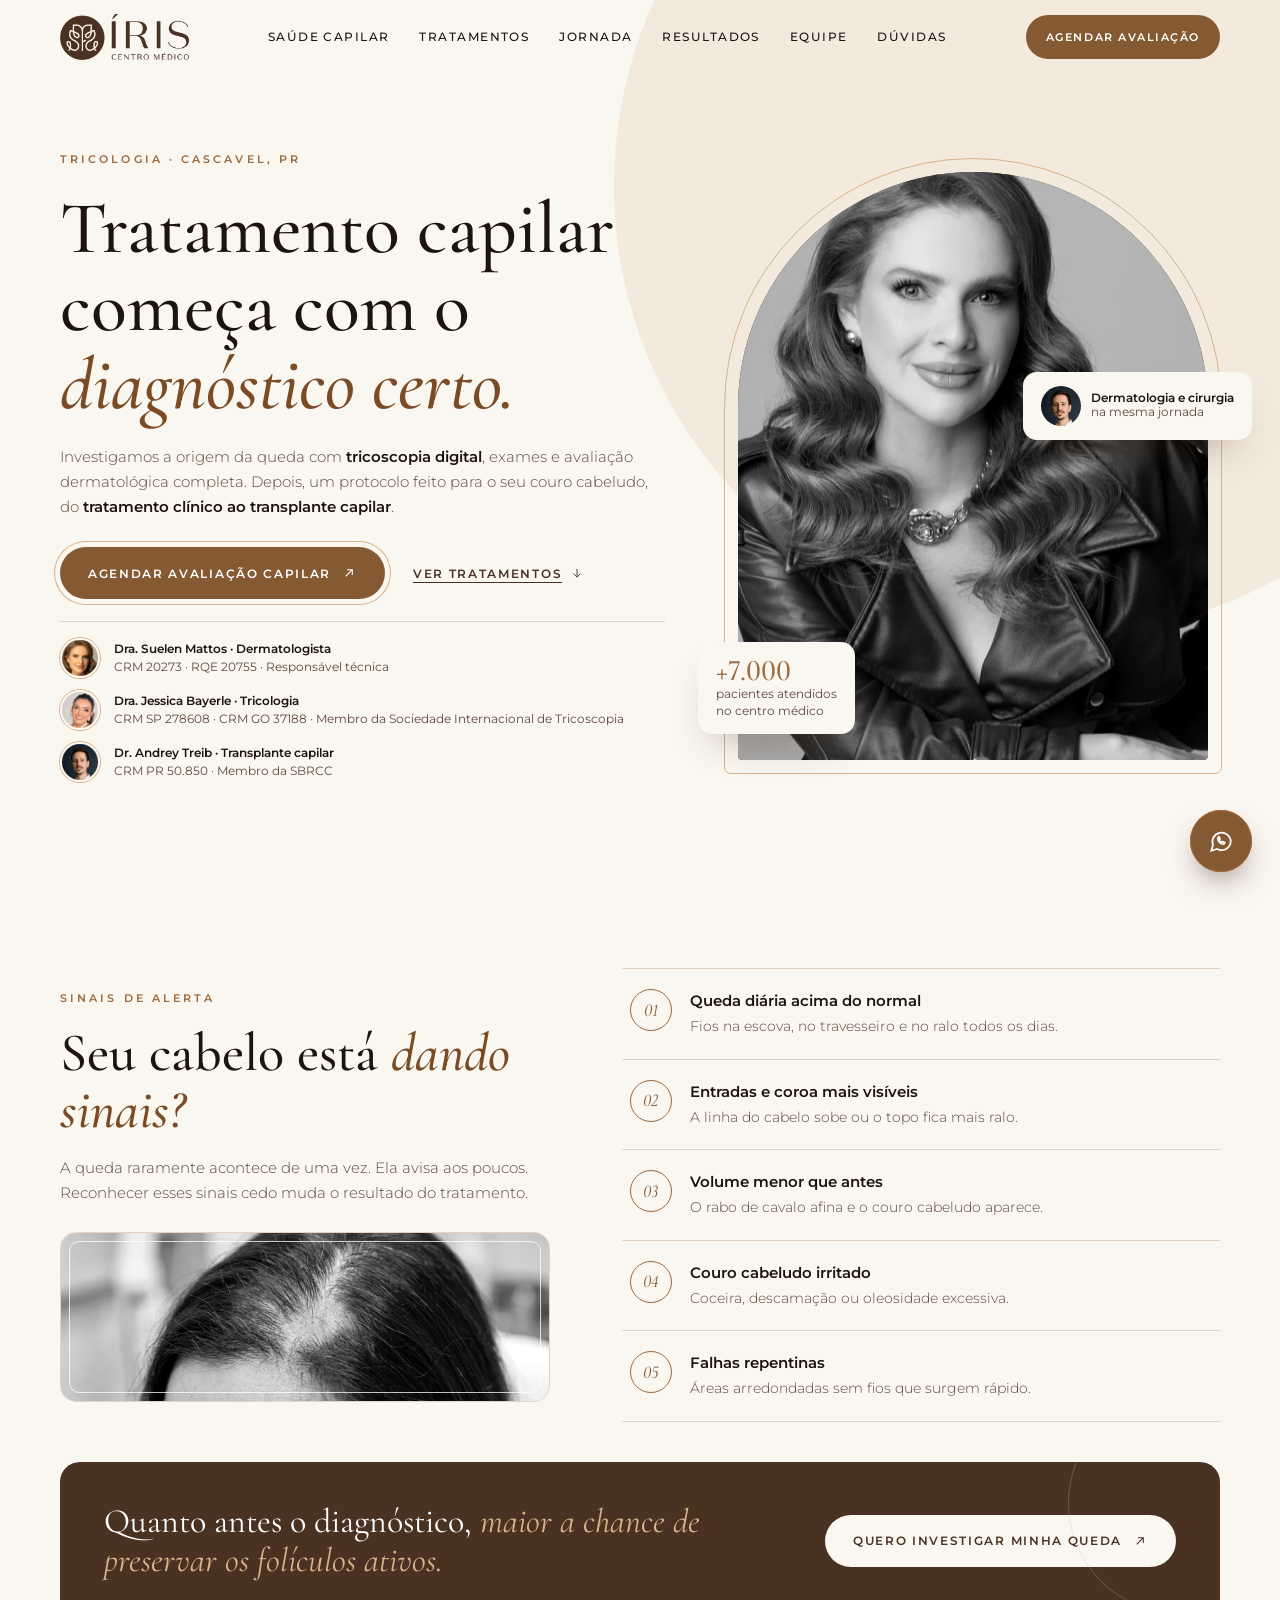
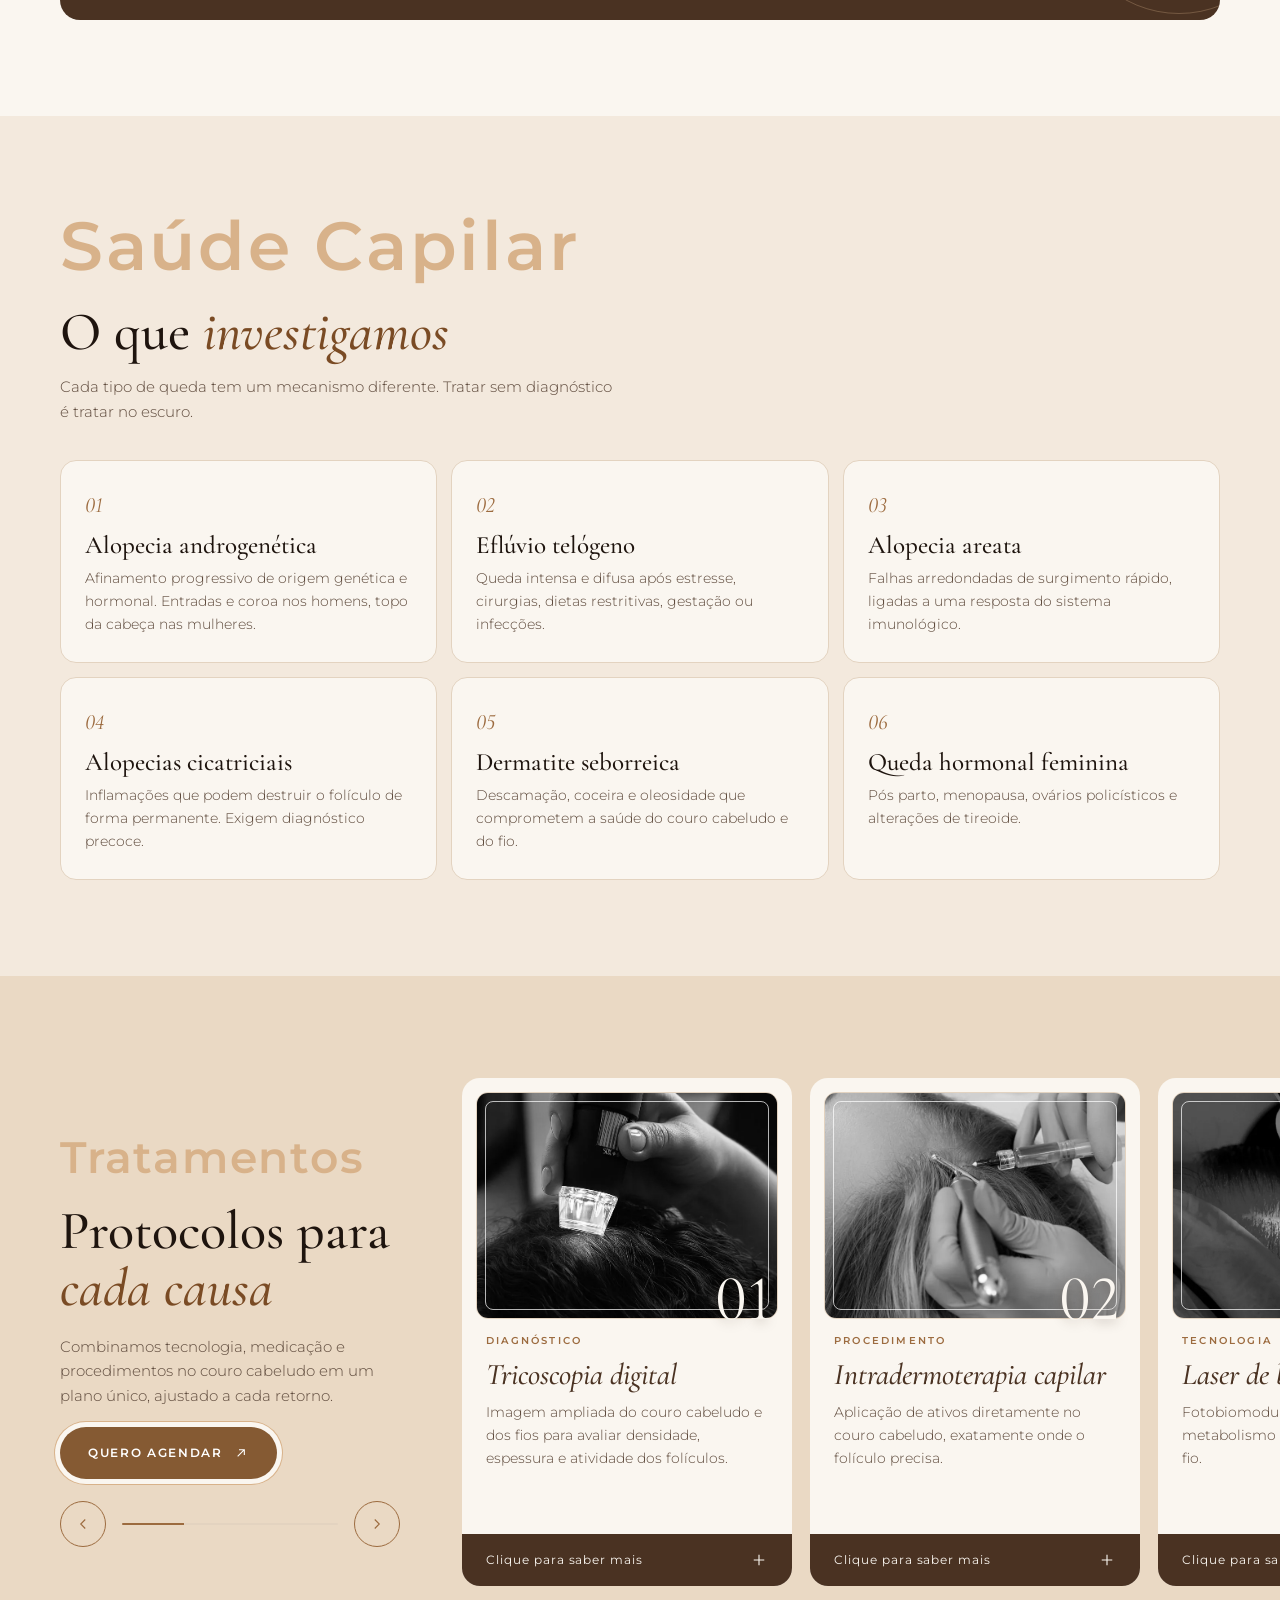
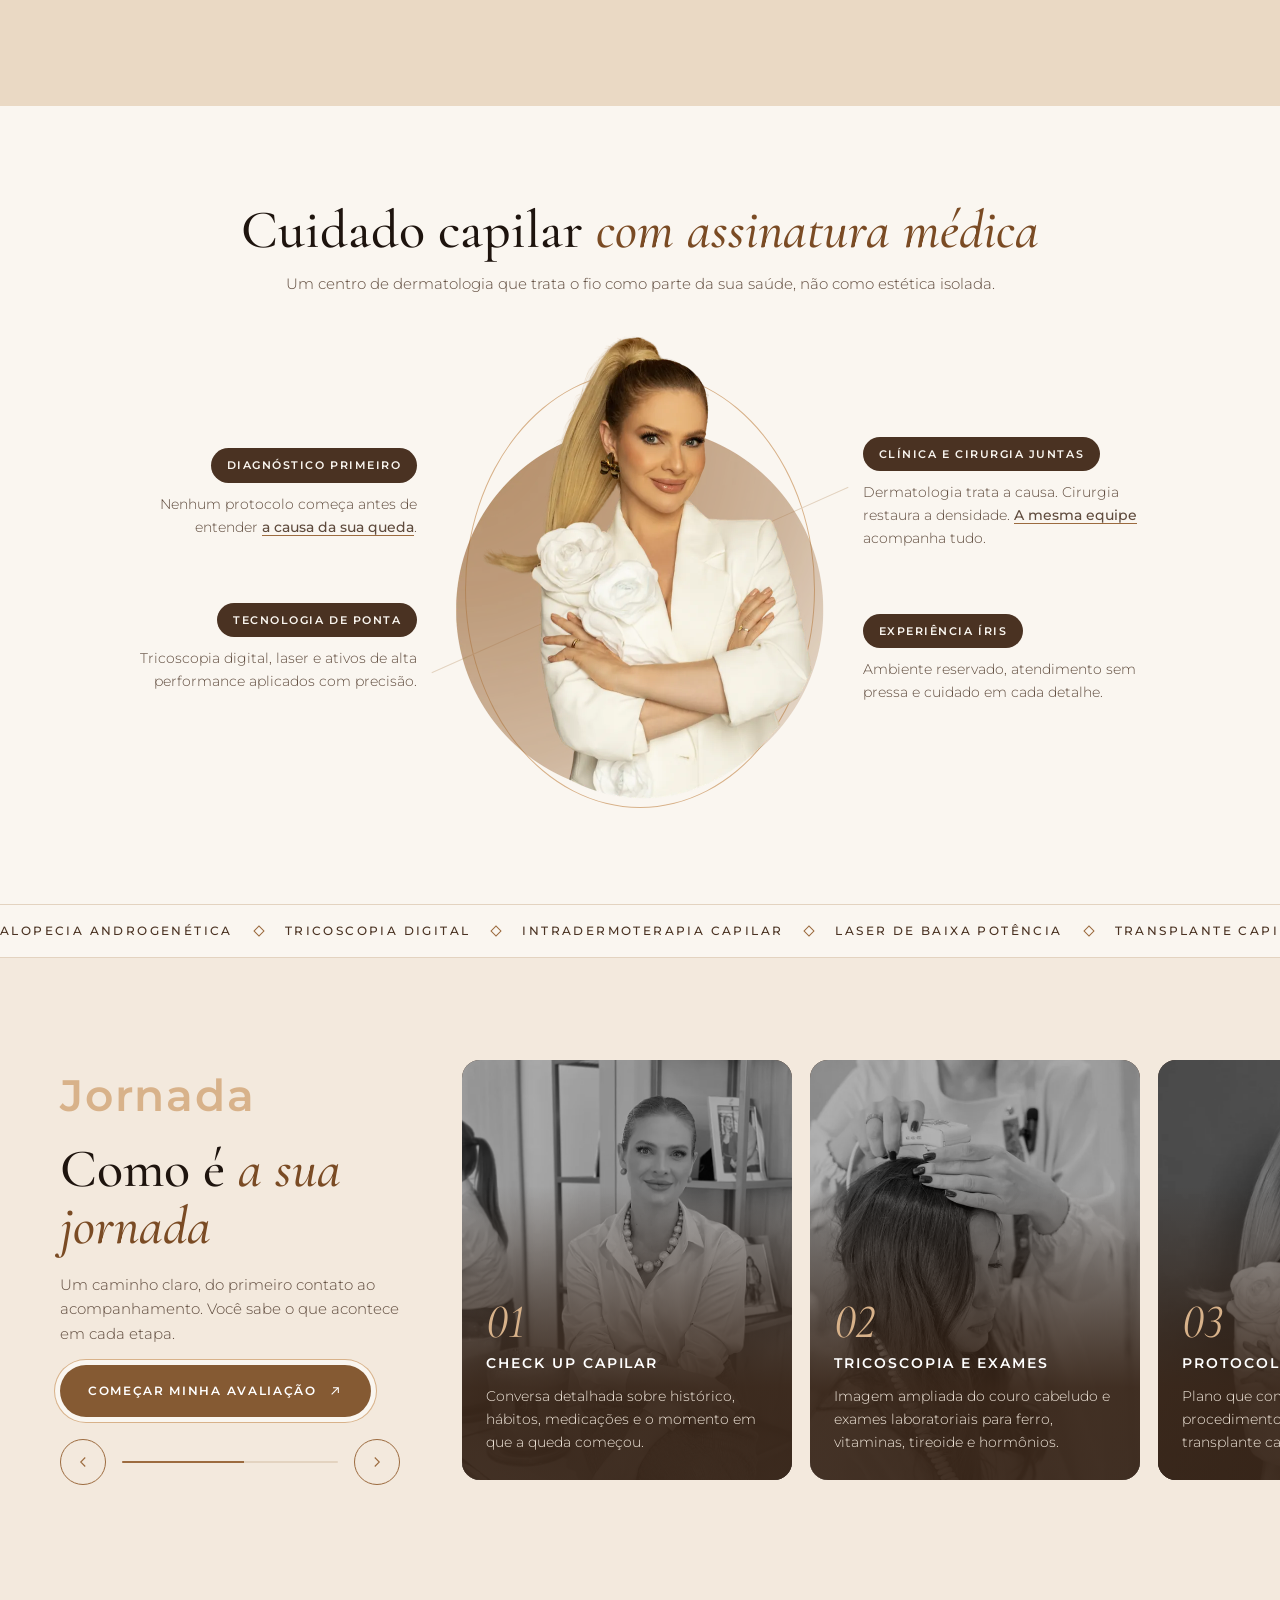
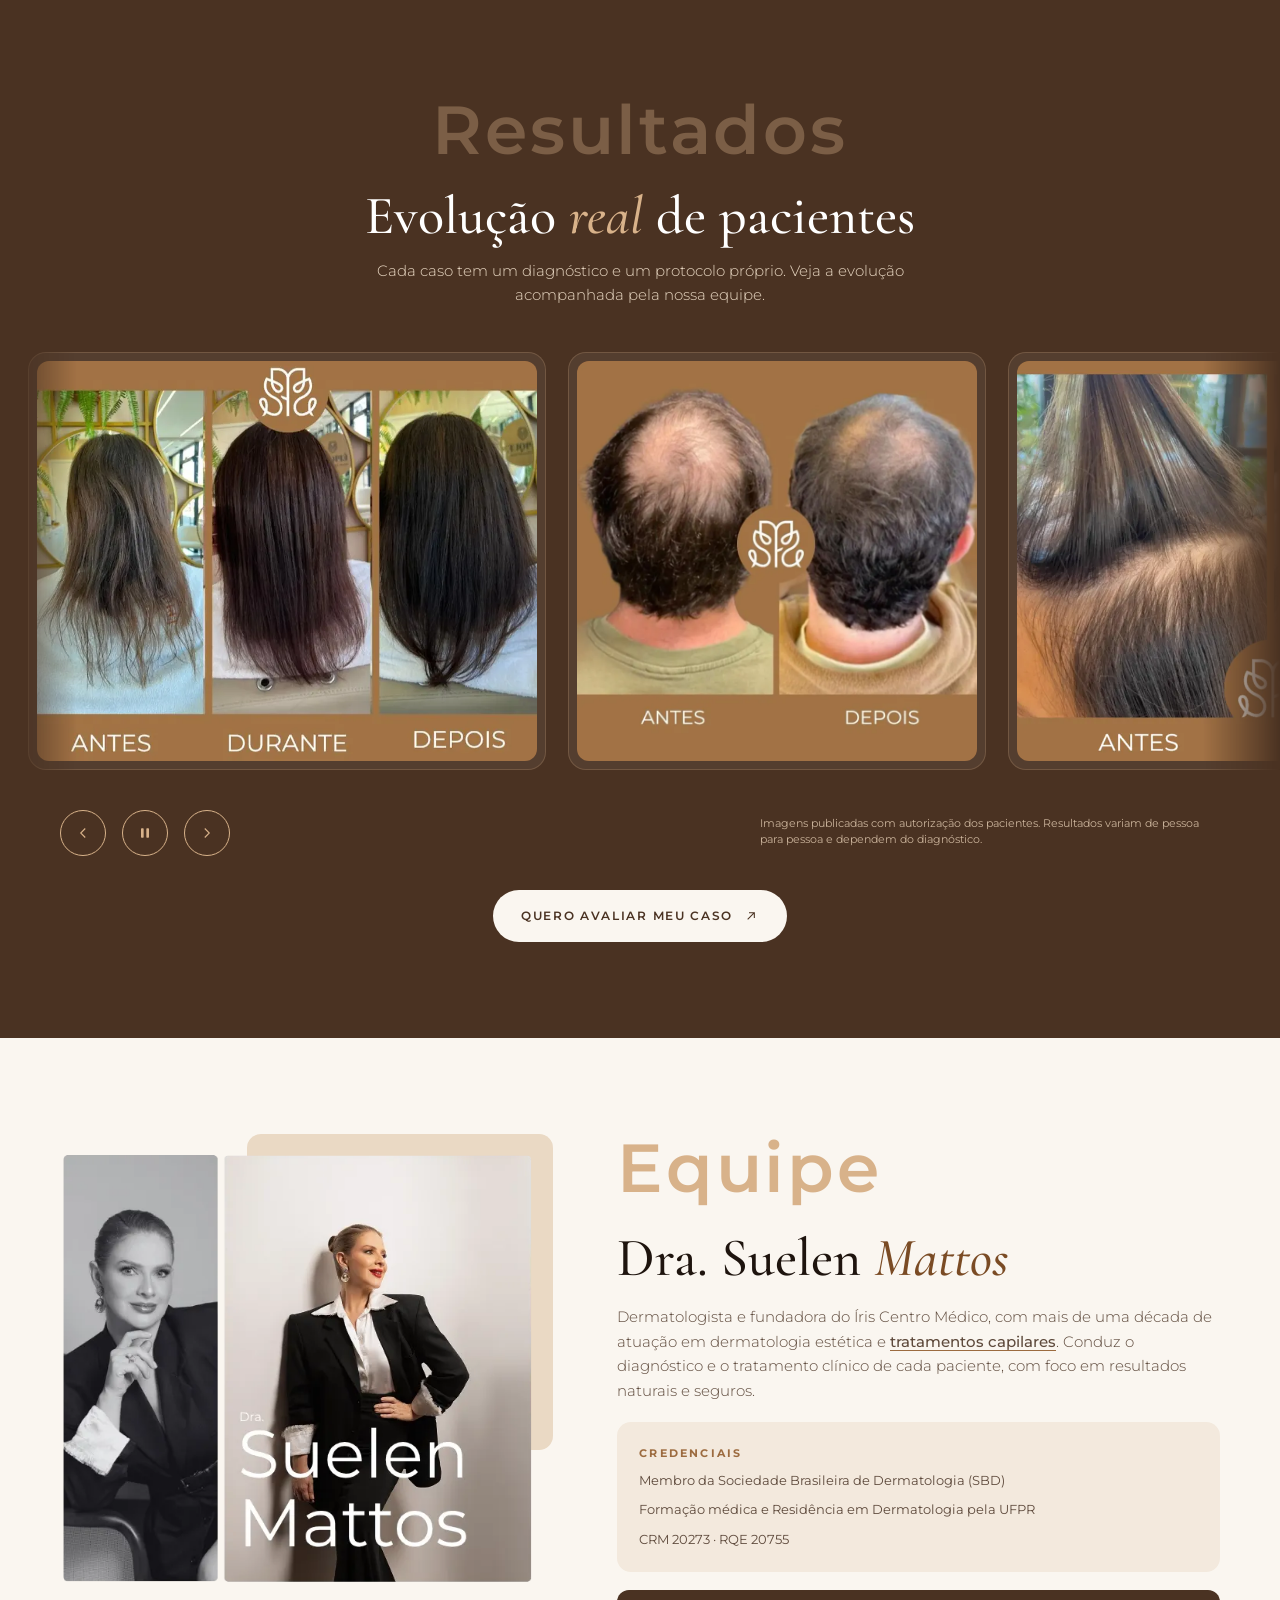
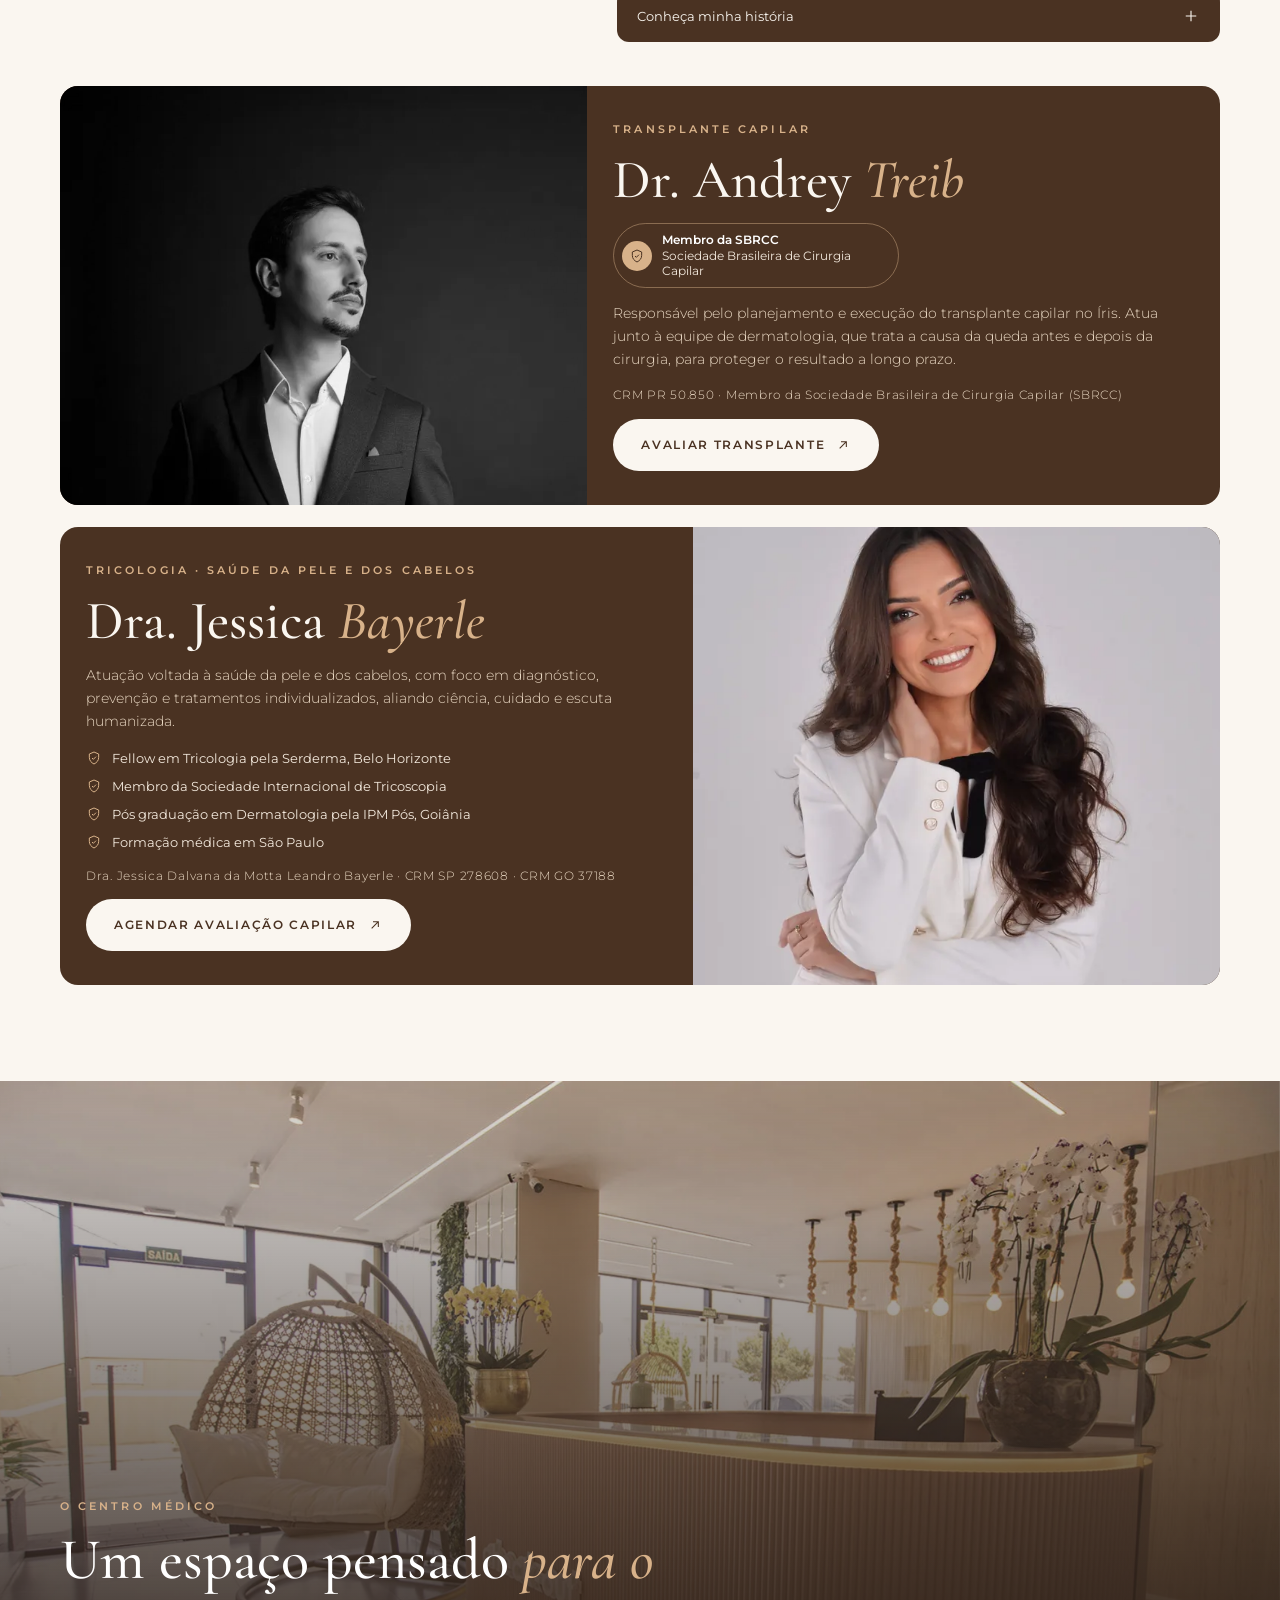
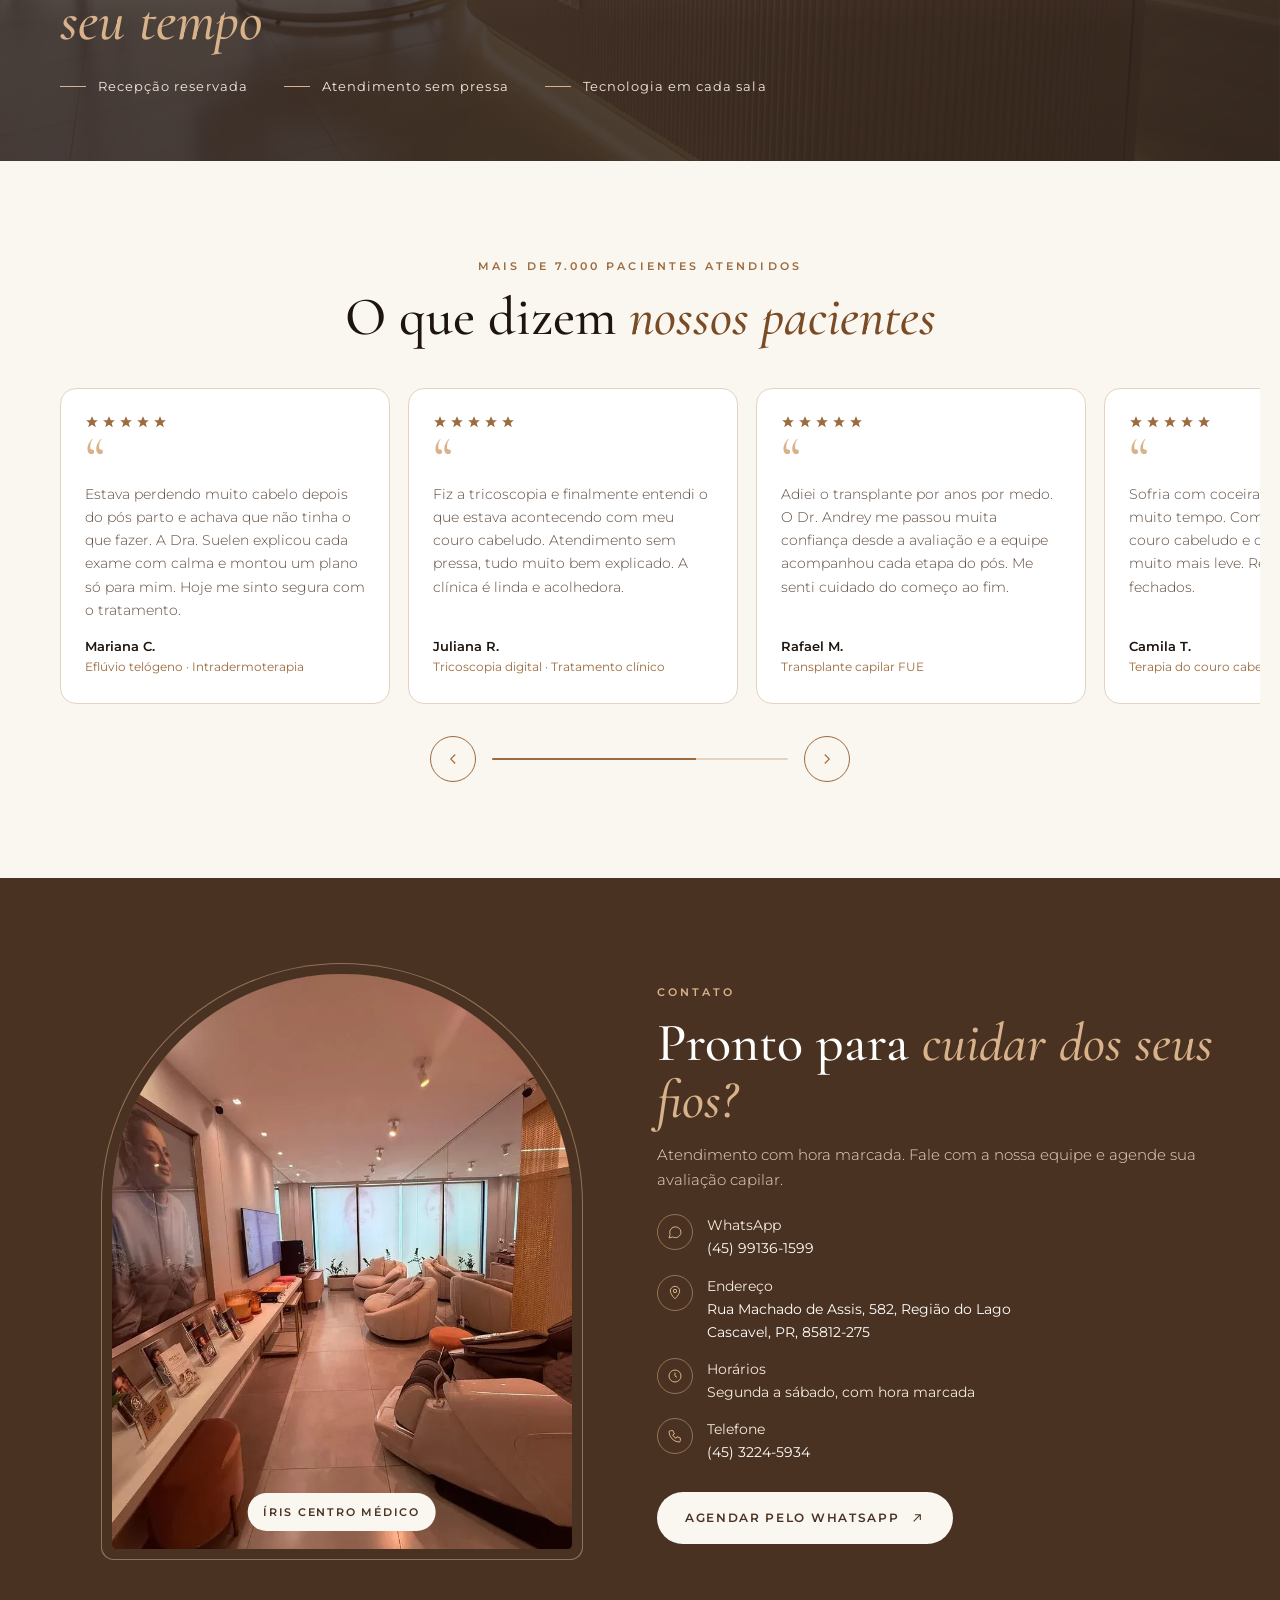
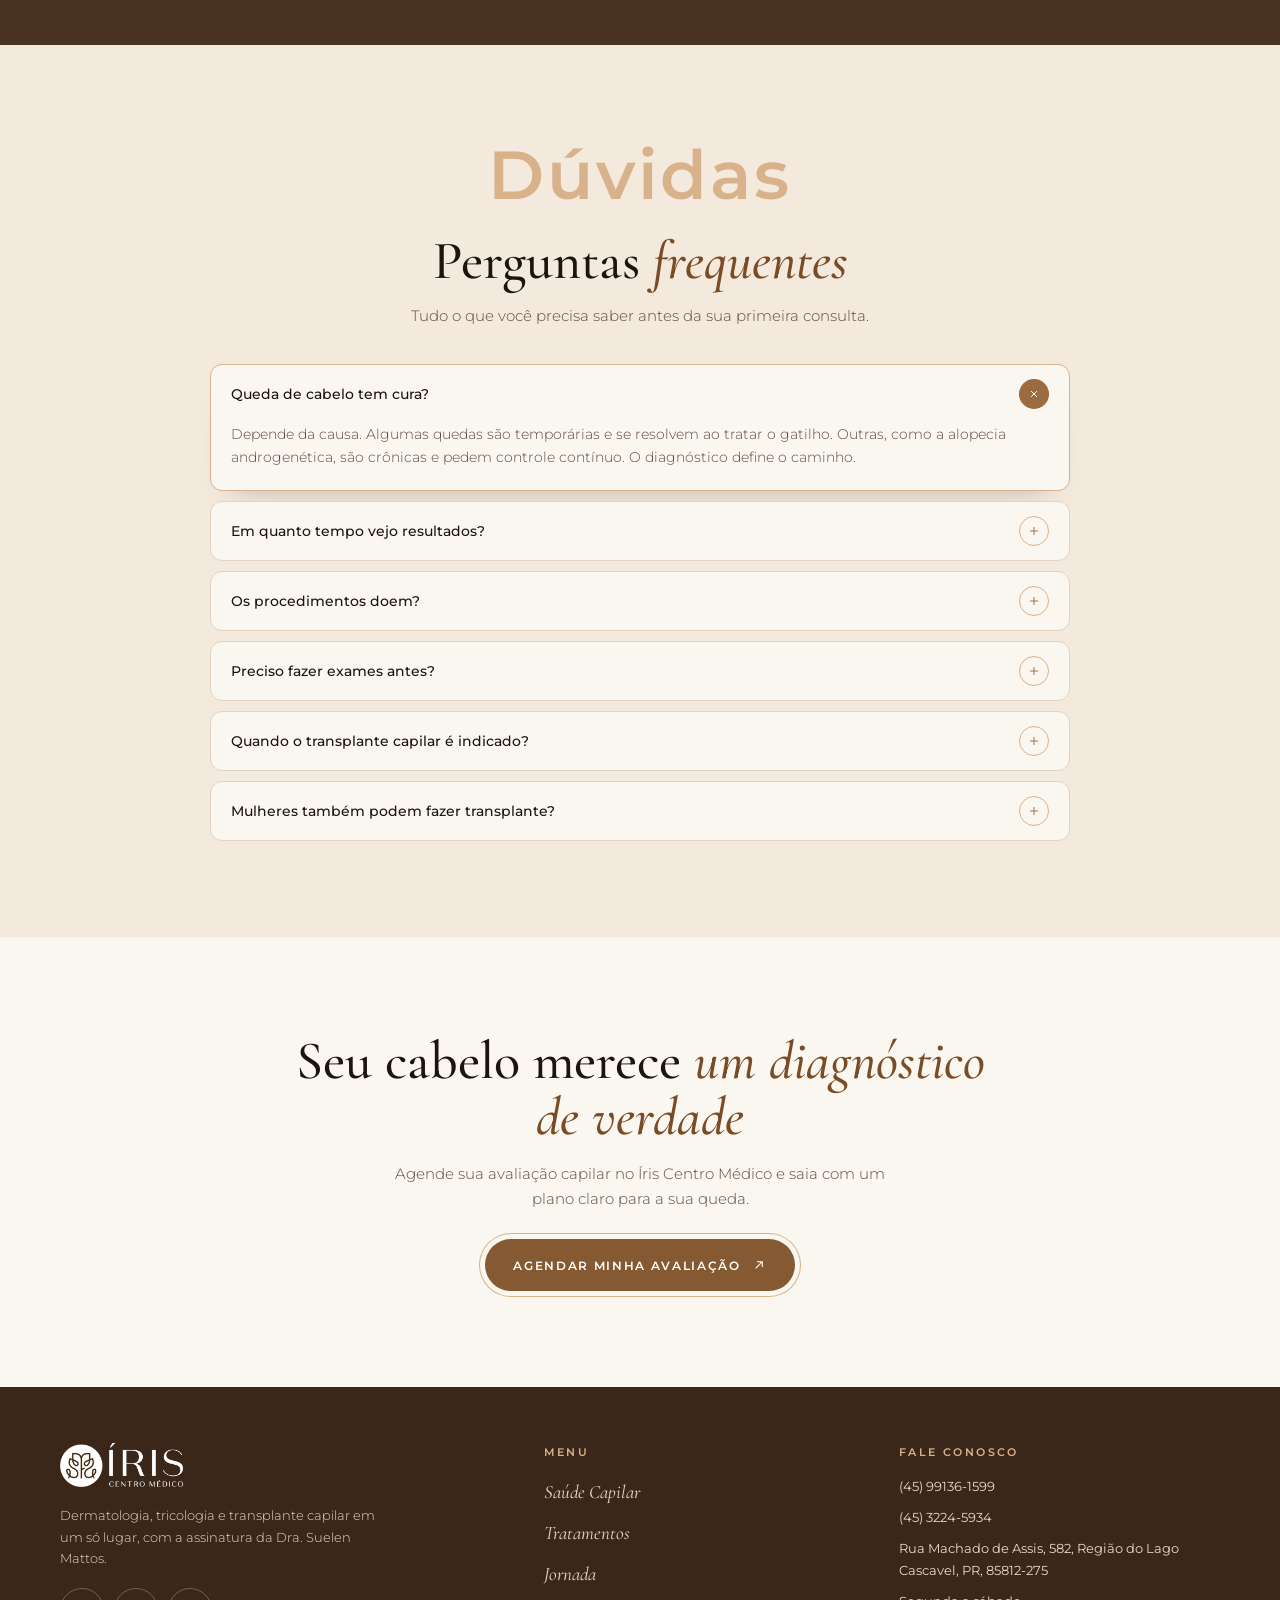
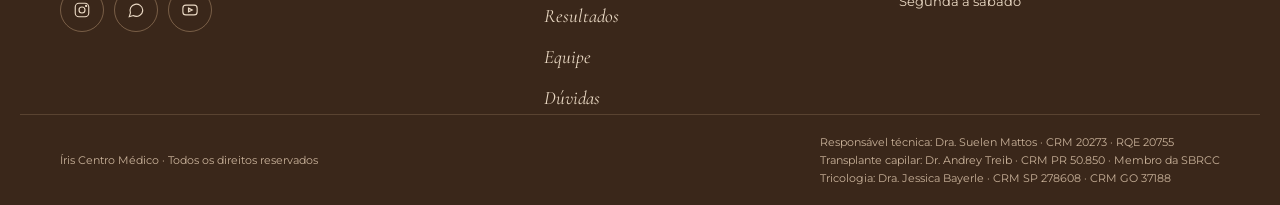
<file: tricologia/index.html>
<!doctype html>
<html lang="pt-BR">
<head>
<link rel="icon" href="../assets/img/comum/favicon.png">
<link rel="apple-touch-icon" href="../assets/img/comum/apple-touch-icon.png">
<meta charset="utf-8">
<meta name="viewport" content="width=device-width, initial-scale=1">
<title>Tricologia e Transplante Capilar | Íris Centro Médico</title>
<meta name="description" content="Tratamento da queda de cabelo com diagnóstico por tricoscopia, protocolos personalizados e transplante capilar no Íris Centro Médico, da Dra. Suelen Mattos.">
<link rel="preconnect" href="https://fonts.googleapis.com">
<link rel="preconnect" href="https://fonts.gstatic.com" crossorigin>
<link href="https://fonts.googleapis.com/css2?family=Cormorant+Garamond:ital,wght@0,400;0,500;1,400;1,500&family=Montserrat:wght@300;400;500;600&display=swap" rel="stylesheet">
<link rel="stylesheet" href="../assets/css/style.css">
<link rel="stylesheet" href="../assets/css/tricologia.css?v=3">
<link rel="stylesheet" href="../assets/css/mobile.css?v=3">
</head>
<body>
<div class="page">

<header class="hdr" id="hdr">
<div class="wrap hdr-in">
<a class="logo" href="#inicio" aria-label="Íris Centro Médico, início"><img src="../assets/img/comum/logo-iris-escuro.png" alt="Íris Centro Médico"></a>
<nav class="nav" aria-label="Menu principal">
<a href="#patologias">Saúde Capilar</a>
<a href="#tratamentos">Tratamentos</a>
<a href="#jornada">Jornada</a>
<a href="#resultados">Resultados</a>
<a href="#equipe">Equipe</a>
<a href="#duvidas">Dúvidas</a>
</nav>
<a class="btn" href="https://wa.me/5545991361599?text=Ol%C3%A1!%20Gostaria%20de%20agendar%20uma%20avalia%C3%A7%C3%A3o%20capilar%20no%20%C3%8Dris%20Centro%20M%C3%A9dico." target="_blank" rel="noopener">Agendar avaliação</a>
<button class="burger" id="menuOpen" type="button" aria-label="Abrir menu"><svg width="20" height="20" viewBox="0 0 24 24" fill="none" stroke="currentColor" stroke-width="1.5"><path d="M4 8h16M4 16h16"></path></svg></button>
</div>
</header>

<div class="mnav" id="mnav" aria-hidden="true">
<button class="close" id="menuClose" type="button" aria-label="Fechar menu"><svg width="18" height="18" viewBox="0 0 24 24" fill="none" stroke="currentColor" stroke-width="1.5"><path d="M6 6l12 12M18 6L6 18"></path></svg></button>
<a href="#patologias">Saúde Capilar</a>
<a href="#tratamentos">Tratamentos</a>
<a href="#jornada">Jornada</a>
<a href="#resultados">Resultados</a>
<a href="#equipe">Equipe</a>
<a href="#duvidas">Dúvidas</a>
<a class="btn light" href="https://wa.me/5545991361599?text=Ol%C3%A1!%20Gostaria%20de%20agendar%20uma%20avalia%C3%A7%C3%A3o%20capilar%20no%20%C3%8Dris%20Centro%20M%C3%A9dico." target="_blank" rel="noopener">Agendar pelo WhatsApp</a>
</div>

<!-- HERO -->
<section class="hero" id="inicio">
<div class="wrap hero-grid">
<div class="hero-copy">
<span class="eyebrow rv">Tricologia · Cascavel, PR</span>
<h1 class="h1 rv d1">Tratamento capilar começa com o <em>diagnóstico certo.</em></h1>
<p class="lead rv d2">Investigamos a origem da queda com <b>tricoscopia digital</b>, exames e avaliação dermatológica completa. Depois, um protocolo feito para o seu couro cabeludo, do <b>tratamento clínico ao transplante capilar</b>.</p>
<div class="hero-ctas rv d3">
<a class="btn ring" href="https://wa.me/5545991361599?text=Ol%C3%A1!%20Gostaria%20de%20agendar%20uma%20avalia%C3%A7%C3%A3o%20capilar%20no%20%C3%8Dris%20Centro%20M%C3%A9dico." target="_blank" rel="noopener">Agendar avaliação capilar <svg width="16" height="16" viewBox="0 0 24 24" fill="none" stroke="currentColor" stroke-width="1.6"><path d="M7 17L17 7M9 7h8v8"></path></svg></a>
<a class="link-arrow" href="#tratamentos"><span>Ver tratamentos</span><svg width="14" height="14" viewBox="0 0 24 24" fill="none" stroke="currentColor" stroke-width="1.6"><path d="M12 5v14M6 13l6 6 6-6"></path></svg></a>
</div>
<div class="signs-row rv d4">
<div class="sign">
<img loading="lazy" decoding="async" class="dot av" src="../assets/img/comum/avatar-dra-suelen.webp" alt="Dra. Suelen Mattos">
<div><b>Dra. Suelen Mattos · Dermatologista</b>CRM 20273 · RQE 20755 · Responsável técnica</div>
</div>
<div class="sign">
<img loading="lazy" decoding="async" class="dot av" src="../assets/img/comum/avatar-dra-jessica.webp" alt="Dra. Jessica Bayerle">
<div><b>Dra. Jessica Bayerle · Tricologia</b>CRM SP 278608 · CRM GO 37188 · Membro da Sociedade Internacional de Tricoscopia</div>
</div>
<div class="sign">
<img loading="lazy" decoding="async" class="dot av" src="../assets/img/comum/avatar-dr-andrey.webp" alt="Dr. Andrey Treib">
<div><b>Dr. Andrey Treib · Transplante capilar</b>CRM PR 50.850 · Membro da SBRCC</div>
</div>
</div>
</div>
<div class="hero-media rv z d2">
<div class="arch-line"></div>
<div class="arch"><img fetchpriority="high" decoding="async" class="px" data-speed="0.08" style="object-position:50% 8%" src="../assets/img/tricologia/dra-suelen-mattos-dermatologista-e-fundadora.webp" alt="Dra. Suelen Mattos, dermatologista e fundadora do Íris Centro Médico"></div>
<div class="float f1"><b>+7.000</b>pacientes atendidos<br>no centro médico</div>
<div class="float f2"><img loading="lazy" decoding="async" src="../assets/img/comum/avatar-dr-andrey.webp" alt=""><span><b style="font-family:var(--sans);font-size:12px;color:var(--ink);font-weight:600">Dermatologia e cirurgia</b>na mesma jornada</span></div>
</div>
</div>
</section>

<!-- DOR -->
<section class="sec pain">
<div class="wrap">
<div class="pain-grid">
<div class="pain-left">
<span class="eyebrow rv">Sinais de alerta</span>
<h2 class="h2 rv d1">Seu cabelo está <em>dando sinais?</em></h2>
<p class="lead rv d2">A queda raramente acontece de uma vez. Ela avisa aos poucos. Reconhecer esses sinais cedo muda o resultado do tratamento.</p>
<figure class="sframe rv d3"><img loading="lazy" decoding="async" src="../assets/img/comum/couro-cabeludo-com-rarefacao-na-linha.webp" alt="Couro cabeludo com rarefação na linha central"></figure>
</div>
<ul class="signs">
<li class="rv d0"><span class="sn">01</span><div><strong>Queda diária acima do normal</strong><span>Fios na escova, no travesseiro e no ralo todos os dias.</span></div></li>
<li class="rv d1"><span class="sn">02</span><div><strong>Entradas e coroa mais visíveis</strong><span>A linha do cabelo sobe ou o topo fica mais ralo.</span></div></li>
<li class="rv d2"><span class="sn">03</span><div><strong>Volume menor que antes</strong><span>O rabo de cavalo afina e o couro cabeludo aparece.</span></div></li>
<li class="rv d3"><span class="sn">04</span><div><strong>Couro cabeludo irritado</strong><span>Coceira, descamação ou oleosidade excessiva.</span></div></li>
<li class="rv d4"><span class="sn">05</span><div><strong>Falhas repentinas</strong><span>Áreas arredondadas sem fios que surgem rápido.</span></div></li>
</ul>
</div>
<div class="pain-cta rv">
<p>Quanto antes o diagnóstico, <em>maior a chance de preservar os folículos ativos.</em></p>
<a class="btn light" href="https://wa.me/5545991361599?text=Ol%C3%A1!%20Gostaria%20de%20agendar%20uma%20avalia%C3%A7%C3%A3o%20capilar%20no%20%C3%8Dris%20Centro%20M%C3%A9dico." target="_blank" rel="noopener">Quero investigar minha queda <svg width="16" height="16" viewBox="0 0 24 24" fill="none" stroke="currentColor" stroke-width="1.6"><path d="M7 17L17 7M9 7h8v8"></path></svg></a>
</div>
</div>
</section>

<!-- PATOLOGIAS -->
<section class="sec path" id="patologias">
<div class="wrap">
<div class="head">
<span class="ghost rv">Saúde Capilar</span>
<h2 class="h2 rv d1">O que <em>investigamos</em></h2>
<p class="lead rv d2" style="max-width:560px">Cada tipo de queda tem um mecanismo diferente. Tratar sem diagnóstico é tratar no escuro.</p>
</div>
<div class="pgrid">
<article class="pcard rv"><span class="n">01</span><h3>Alopecia androgenética</h3><p>Afinamento progressivo de origem genética e hormonal. Entradas e coroa nos homens, topo da cabeça nas mulheres.</p></article>
<article class="pcard rv d1"><span class="n">02</span><h3>Eflúvio telógeno</h3><p>Queda intensa e difusa após estresse, cirurgias, dietas restritivas, gestação ou infecções.</p></article>
<article class="pcard rv d2"><span class="n">03</span><h3>Alopecia areata</h3><p>Falhas arredondadas de surgimento rápido, ligadas a uma resposta do sistema imunológico.</p></article>
<article class="pcard rv"><span class="n">04</span><h3>Alopecias cicatriciais</h3><p>Inflamações que podem destruir o folículo de forma permanente. Exigem diagnóstico precoce.</p></article>
<article class="pcard rv d1"><span class="n">05</span><h3>Dermatite seborreica</h3><p>Descamação, coceira e oleosidade que comprometem a saúde do couro cabeludo e do fio.</p></article>
<article class="pcard rv d2"><span class="n">06</span><h3>Queda hormonal feminina</h3><p>Pós parto, menopausa, ovários policísticos e alterações de tireoide.</p></article>
</div>
</div>
</section>

<!-- TRATAMENTOS -->
<section class="sec trt" id="tratamentos">
<div class="wrap split">
<div class="split-copy">
<span class="ghost rv">Tratamentos</span>
<h2 class="h2 rv d1">Protocolos para <em>cada causa</em></h2>
<p class="lead rv d2">Combinamos tecnologia, medicação e procedimentos no couro cabeludo em um plano único, ajustado a cada retorno.</p>
<div class="rv d3"><a class="btn ring" href="https://wa.me/5545991361599?text=Ol%C3%A1!%20Gostaria%20de%20agendar%20uma%20avalia%C3%A7%C3%A3o%20capilar%20no%20%C3%8Dris%20Centro%20M%C3%A9dico." target="_blank" rel="noopener">Quero agendar <svg width="16" height="16" viewBox="0 0 24 24" fill="none" stroke="currentColor" stroke-width="1.6"><path d="M7 17L17 7M9 7h8v8"></path></svg></a></div>
<div class="ctrl rv d4">
<button class="arr" type="button" aria-label="Tratamento anterior" data-track="trk-trt" data-dir="-1"><svg width="18" height="18" viewBox="0 0 24 24" fill="none" stroke="currentColor" stroke-width="1.5"><path d="M15 6l-6 6 6 6"></path></svg></button>
<div class="prog" data-for="trk-trt"><span></span></div>
<button class="arr" type="button" aria-label="Próximo tratamento" data-track="trk-trt" data-dir="1"><svg width="18" height="18" viewBox="0 0 24 24" fill="none" stroke="currentColor" stroke-width="1.5"><path d="M9 6l6 6-6 6"></path></svg></button>
</div>
</div>
<p class="swipe-hint" data-for="trk-trt" aria-hidden="true">Arraste para o lado <svg width="16" height="16" viewBox="0 0 24 24" fill="none" stroke="currentColor" stroke-width="1.6"><path d="M5 12h14M13 6l6 6-6 6"></path></svg></p>
<div class="track rv r d2" id="trk-trt">

<div class="card-s">
<article class="tcard">
<figure class="tframe" style="margin:14px 14px 0"><div class="ph"><svg width="28" height="28" viewBox="0 0 24 24" fill="none" stroke="currentColor" stroke-width="1.3"><rect x="3" y="4" width="18" height="16" rx="2"></rect><circle cx="9" cy="10" r="2"></circle><path d="M21 16l-5-5-9 9"></path></svg>Imagem<br>Tricoscopia digital</div><img src="../assets/img/tricologia/tricoscopia-digital.webp" alt="Tricoscopia digital" loading="lazy" onerror="this.remove()"></figure>
<div class="tcard-top">
<span class="num">01</span>
<span class="tag">Diagnóstico</span>
<h3>Tricoscopia digital</h3>
<p>Imagem ampliada do couro cabeludo e dos fios para avaliar densidade, espessura e atividade dos folículos.</p>
<div class="more"><div><p>É a base de todo protocolo e permite comparar a evolução em cada retorno.</p></div></div>
</div>
<button class="tcard-foot js-toggle" type="button" aria-expanded="false" data-open="Fechar" data-closed="Clique para saber mais"><span>Clique para saber mais</span><svg width="18" height="18" viewBox="0 0 24 24" fill="none" stroke="currentColor" stroke-width="1.5"><path d="M12 5v14M5 12h14"></path></svg></button>
</article>
</div>
<div class="card-s">
<article class="tcard">
<figure class="tframe" style="margin:14px 14px 0"><div class="ph"><svg width="28" height="28" viewBox="0 0 24 24" fill="none" stroke="currentColor" stroke-width="1.3"><rect x="3" y="4" width="18" height="16" rx="2"></rect><circle cx="9" cy="10" r="2"></circle><path d="M21 16l-5-5-9 9"></path></svg>Imagem<br>Intradermoterapia capilar</div><img src="../assets/img/comum/intradermoterapia-capilar.webp" alt="Intradermoterapia capilar" loading="lazy" onerror="this.remove()"></figure>
<div class="tcard-top">
<span class="num">02</span>
<span class="tag">Procedimento</span>
<h3>Intradermoterapia capilar</h3>
<p>Aplicação de ativos diretamente no couro cabeludo, exatamente onde o folículo precisa.</p>
<div class="more"><div><p>Sessões rápidas, com anestesia tópica quando indicado e sem tempo de recuperação.</p></div></div>
</div>
<button class="tcard-foot js-toggle" type="button" aria-expanded="false" data-open="Fechar" data-closed="Clique para saber mais"><span>Clique para saber mais</span><svg width="18" height="18" viewBox="0 0 24 24" fill="none" stroke="currentColor" stroke-width="1.5"><path d="M12 5v14M5 12h14"></path></svg></button>
</article>
</div>
<div class="card-s">
<article class="tcard">
<figure class="tframe" style="margin:14px 14px 0"><div class="ph"><svg width="28" height="28" viewBox="0 0 24 24" fill="none" stroke="currentColor" stroke-width="1.3"><rect x="3" y="4" width="18" height="16" rx="2"></rect><circle cx="9" cy="10" r="2"></circle><path d="M21 16l-5-5-9 9"></path></svg>Imagem<br>Laser de baixa potência</div><img src="../assets/img/comum/laser-de-baixa-potencia.webp" alt="Laser de baixa potência" loading="lazy" onerror="this.remove()"></figure>
<div class="tcard-top">
<span class="num">03</span>
<span class="tag">Tecnologia</span>
<h3>Laser de baixa potência</h3>
<p>Fotobiomodulação que estimula o metabolismo do folículo e fortalece o fio.</p>
<div class="more"><div><p>Indolor e sem afastamento. Potencializa o tratamento clínico.</p></div></div>
</div>
<button class="tcard-foot js-toggle" type="button" aria-expanded="false" data-open="Fechar" data-closed="Clique para saber mais"><span>Clique para saber mais</span><svg width="18" height="18" viewBox="0 0 24 24" fill="none" stroke="currentColor" stroke-width="1.5"><path d="M12 5v14M5 12h14"></path></svg></button>
</article>
</div>
<div class="card-s">
<article class="tcard">
<figure class="tframe" style="margin:14px 14px 0"><div class="ph"><svg width="28" height="28" viewBox="0 0 24 24" fill="none" stroke="currentColor" stroke-width="1.3"><rect x="3" y="4" width="18" height="16" rx="2"></rect><circle cx="9" cy="10" r="2"></circle><path d="M21 16l-5-5-9 9"></path></svg>Imagem<br>MesojectGun</div><img src="../assets/img/tricologia/aplicacao-capilar-com-mesojectgun.webp" alt="Aplicação capilar com MesojectGun" loading="lazy" onerror="this.remove()"></figure>
<div class="tcard-top">
<span class="num">04</span>
<span class="tag">Tecnologia</span>
<h3>MesojectGun</h3>
<p>Dispositivo que aplica os ativos no couro cabeludo com profundidade e dose controladas, ponto a ponto.</p>
<div class="more"><div><p>Aplicação mais uniforme e confortável que a técnica manual. Indicado conforme o diagnóstico, em sessões programadas.</p></div></div>
</div>
<button class="tcard-foot js-toggle" type="button" aria-expanded="false" data-open="Fechar" data-closed="Clique para saber mais"><span>Clique para saber mais</span><svg width="18" height="18" viewBox="0 0 24 24" fill="none" stroke="currentColor" stroke-width="1.5"><path d="M12 5v14M5 12h14"></path></svg></button>
</article>
</div>
<div class="card-s">
<article class="tcard">
<figure class="tframe" style="margin:14px 14px 0"><div class="ph"><svg width="28" height="28" viewBox="0 0 24 24" fill="none" stroke="currentColor" stroke-width="1.3"><rect x="3" y="4" width="18" height="16" rx="2"></rect><circle cx="9" cy="10" r="2"></circle><path d="M21 16l-5-5-9 9"></path></svg>Imagem<br>Tratamento medicamentoso</div><img src="../assets/img/comum/tratamento-medicamentoso.webp" alt="Tratamento medicamentoso" loading="lazy" onerror="this.remove()"></figure>
<div class="tcard-top">
<span class="num">05</span>
<span class="tag">Clínico</span>
<h3>Tratamento medicamentoso</h3>
<p>Medicações orais e tópicas prescritas conforme diagnóstico, exames e perfil hormonal.</p>
<div class="more"><div><p>Ajustado a cada consulta, com acompanhamento de perto dos resultados.</p></div></div>
</div>
<button class="tcard-foot js-toggle" type="button" aria-expanded="false" data-open="Fechar" data-closed="Clique para saber mais"><span>Clique para saber mais</span><svg width="18" height="18" viewBox="0 0 24 24" fill="none" stroke="currentColor" stroke-width="1.5"><path d="M12 5v14M5 12h14"></path></svg></button>
</article>
</div>
<div class="card-s">
<article class="tcard">
<figure class="tframe" style="margin:14px 14px 0"><div class="ph"><svg width="28" height="28" viewBox="0 0 24 24" fill="none" stroke="currentColor" stroke-width="1.3"><rect x="3" y="4" width="18" height="16" rx="2"></rect><circle cx="9" cy="10" r="2"></circle><path d="M21 16l-5-5-9 9"></path></svg>Imagem<br>Terapia do couro cabeludo</div><img src="../assets/img/comum/terapia-do-couro-cabeludo.webp" alt="Terapia do couro cabeludo" loading="lazy" onerror="this.remove()"></figure>
<div class="tcard-top">
<span class="num">06</span>
<span class="tag">Saúde do couro</span>
<h3>Terapia do couro cabeludo</h3>
<p>Controle de oleosidade, descamação e inflamação para criar o ambiente ideal ao crescimento.</p>
<div class="more"><div><p>Essencial em casos de dermatite seborreica e sensibilidade.</p></div></div>
</div>
<button class="tcard-foot js-toggle" type="button" aria-expanded="false" data-open="Fechar" data-closed="Clique para saber mais"><span>Clique para saber mais</span><svg width="18" height="18" viewBox="0 0 24 24" fill="none" stroke="currentColor" stroke-width="1.5"><path d="M12 5v14M5 12h14"></path></svg></button>
</article>
</div>
<div class="card-s">
<article class="tcard">
<figure class="tframe" style="margin:14px 14px 0"><div class="ph"><svg width="28" height="28" viewBox="0 0 24 24" fill="none" stroke="currentColor" stroke-width="1.3"><rect x="3" y="4" width="18" height="16" rx="2"></rect><circle cx="9" cy="10" r="2"></circle><path d="M21 16l-5-5-9 9"></path></svg>Imagem<br>Transplante capilar FUE</div><img src="../assets/img/tricologia/transplante-capilar-fue.webp" alt="Transplante capilar FUE" loading="lazy" onerror="this.remove()"></figure>
<div class="tcard-top">
<span class="num">07</span>
<span class="tag">Cirurgia</span>
<h3>Transplante capilar FUE</h3>
<p>Técnica fio a fio que redistribui folículos da área doadora para as regiões de falha.</p>
<div class="more"><div><p>Indicado com a queda estabilizada. Conduzido pelo Dr. Andrey Treib, membro da Sociedade Brasileira de Cirurgia Capilar (SBRCC).</p></div></div>
</div>
<button class="tcard-foot js-toggle" type="button" aria-expanded="false" data-open="Fechar" data-closed="Clique para saber mais"><span>Clique para saber mais</span><svg width="18" height="18" viewBox="0 0 24 24" fill="none" stroke="currentColor" stroke-width="1.5"><path d="M12 5v14M5 12h14"></path></svg></button>
</article>
</div>
<div class="card-s">
<article class="tcard">
<figure class="tframe" style="margin:14px 14px 0"><div class="ph"><svg width="28" height="28" viewBox="0 0 24 24" fill="none" stroke="currentColor" stroke-width="1.3"><rect x="3" y="4" width="18" height="16" rx="2"></rect><circle cx="9" cy="10" r="2"></circle><path d="M21 16l-5-5-9 9"></path></svg>Imagem<br>Spa capilar</div><img loading="lazy" decoding="async" src="../assets/img/comum/spa-capilar-iris.webp" alt="Lavagem no spa capilar do Íris Centro Médico" onerror="this.remove()"></figure>
<div class="tcard-top">
<span class="num">08</span>
<span class="tag">Bem estar</span>
<h3>Spa capilar</h3>
<p>Lavagens sequenciais no spa capilar do Íris Centro Médico.</p>
<div class="more"><div><p>Higienização profunda que prepara o couro cabeludo e potencializa os resultados dos tratamentos.</p></div></div>
</div>
<button class="tcard-foot js-toggle" type="button" aria-expanded="false" data-open="Fechar" data-closed="Clique para saber mais"><span>Clique para saber mais</span><svg width="18" height="18" viewBox="0 0 24 24" fill="none" stroke="currentColor" stroke-width="1.5"><path d="M12 5v14M5 12h14"></path></svg></button>
</article>
</div>
</div>
</div>
</section>

<!-- DIFERENCIAIS -->
<section class="sec dif">
<div class="wrap">
<div class="head c">
<h2 class="h2 rv">Cuidado capilar <em>com assinatura médica</em></h2>
<p class="lead rv d1">Um centro de dermatologia que trata o fio como parte da sua saúde, não como estética isolada.</p>
</div>
<div class="dif-grid">
<div class="dif-col left">
<div class="dif-item rv l"><span class="pill">Diagnóstico primeiro</span><p>Nenhum protocolo começa antes de entender <a class="u inline" href="#patologias">a causa da sua queda</a>.</p></div>
<div class="dif-item rv l d1"><span class="pill">Tecnologia de ponta</span><p>Tricoscopia digital, laser e ativos de alta performance aplicados com precisão.</p></div>
</div>
<div class="dif-photo rv z d1"><img loading="lazy" decoding="async" src="../assets/img/tricologia/dra-suelen-mattos-dermatologista-e-fundadora-2.webp" alt="Dra. Suelen Mattos, dermatologista e fundadora do Íris Centro Médico"></div>
<div class="dif-col right">
<div class="dif-item rv r"><span class="pill">Clínica e cirurgia juntas</span><p>Dermatologia trata a causa. Cirurgia restaura a densidade. <a class="u inline" href="#equipe">A mesma equipe</a> acompanha tudo.</p></div>
<div class="dif-item rv r d1"><span class="pill">Experiência Íris</span><p>Ambiente reservado, atendimento sem pressa e cuidado em cada detalhe.</p></div>
</div>
</div>
</div>
</section>

<!-- MARQUEE -->
<div class="marquee" aria-hidden="true">
<div class="marquee-in">
<span>Alopecia androgenética <i></i> Tricoscopia digital <i></i> Intradermoterapia capilar <i></i> Laser de baixa potência <i></i> Transplante capilar FUE <i></i> Eflúvio telógeno <i></i> Alopecia areata <i></i> MesojectGun <i></i> Saúde do couro cabeludo <i></i></span>
<span>Alopecia androgenética <i></i> Tricoscopia digital <i></i> Intradermoterapia capilar <i></i> Laser de baixa potência <i></i> Transplante capilar FUE <i></i> Eflúvio telógeno <i></i> Alopecia areata <i></i> MesojectGun <i></i> Saúde do couro cabeludo <i></i></span>
</div>
</div>

<!-- JORNADA -->
<section class="sec jor" id="jornada">
<div class="wrap split">
<div class="split-copy">
<span class="ghost rv">Jornada</span>
<h2 class="h2 rv d1">Como é <em>a sua jornada</em></h2>
<p class="lead rv d2">Um caminho claro, do primeiro contato ao acompanhamento. Você sabe o que acontece em cada etapa.</p>
<div class="rv d3"><a class="btn ring" href="https://wa.me/5545991361599?text=Ol%C3%A1!%20Gostaria%20de%20agendar%20uma%20avalia%C3%A7%C3%A3o%20capilar%20no%20%C3%8Dris%20Centro%20M%C3%A9dico." target="_blank" rel="noopener">Começar minha avaliação <svg width="16" height="16" viewBox="0 0 24 24" fill="none" stroke="currentColor" stroke-width="1.6"><path d="M7 17L17 7M9 7h8v8"></path></svg></a></div>
<div class="ctrl rv d4">
<button class="arr" type="button" aria-label="Etapa anterior" data-track="trk-jor" data-dir="-1"><svg width="18" height="18" viewBox="0 0 24 24" fill="none" stroke="currentColor" stroke-width="1.5"><path d="M15 6l-6 6 6 6"></path></svg></button>
<div class="prog" data-for="trk-jor"><span></span></div>
<button class="arr" type="button" aria-label="Próxima etapa" data-track="trk-jor" data-dir="1"><svg width="18" height="18" viewBox="0 0 24 24" fill="none" stroke="currentColor" stroke-width="1.5"><path d="M9 6l6 6-6 6"></path></svg></button>
</div>
</div>
<p class="swipe-hint" data-for="trk-jor" aria-hidden="true">Arraste para o lado <svg width="16" height="16" viewBox="0 0 24 24" fill="none" stroke="currentColor" stroke-width="1.6"><path d="M5 12h14M13 6l6 6-6 6"></path></svg></p>
<div class="track rv r d2" id="trk-jor">
<div class="card-s"><article class="jcard"><img loading="lazy" decoding="async" src="../assets/img/tricologia/dra-suelen-miniatura.webp" alt=""><div class="shade"></div><div class="jcard-body"><span class="step">01</span><h3>Check up capilar</h3><p>Conversa detalhada sobre histórico, hábitos, medicações e o momento em que a queda começou.</p></div></article></div>
<div class="card-s"><article class="jcard"><img loading="lazy" decoding="async" src="../assets/img/tricologia/exame-de-tricoscopia-digital-no-couro.webp" alt="Exame de tricoscopia digital no couro cabeludo" style="object-position:50% 20%"><div class="shade"></div><div class="jcard-body"><span class="step">02</span><h3>Tricoscopia e exames</h3><p>Imagem ampliada do couro cabeludo e exames laboratoriais para ferro, vitaminas, tireoide e hormônios.</p></div></article></div>
<div class="card-s"><article class="jcard"><img loading="lazy" decoding="async" src="../assets/img/tricologia/dra-suelen-mattos.webp" alt="Dra. Suelen Mattos"><div class="shade"></div><div class="jcard-body"><span class="step">03</span><h3>Protocolo sob medida</h3><p>Plano que combina tratamento clínico, procedimentos e, quando indicado, transplante capilar.</p></div></article></div>
<div class="card-s"><article class="jcard"><img loading="lazy" decoding="async" src="../assets/img/comum/recepcao-iris-vertical.webp" alt=""><div class="shade"></div><div class="jcard-body"><span class="step">04</span><h3>Acompanhamento</h3><p>Retornos com fotos padronizadas e nova tricoscopia para medir a evolução e ajustar o plano.</p></div></article></div>
</div>
</div>
</section>

<!-- ANTES E DEPOIS -->
<!-- Publicar apenas casos reais, com autorização por escrito do paciente e sem edição das fotos. -->
<section class="sec res" id="resultados">
<div class="wrap">
<div class="head c">
<span class="ghost rv" style="color:rgba(216,178,138,.35)">Resultados</span>
<h2 class="h2 rv d1">Evolução <em>real</em> de pacientes</h2>
<p class="lead rv d2" style="max-width:560px">Cada caso tem um diagnóstico e um protocolo próprio. Veja a evolução acompanhada pela nossa equipe.</p>
</div>
</div>
<div class="res-track" id="res-track" tabindex="0" aria-label="Galeria de antes e depois. Arraste para ver mais.">
<div class="res-row">
<figure class="ba bax"><div class="ba-one" style="aspect-ratio:860/688;--r:1.2500"><img src="../assets/img/tricologia/antes-e-depois-de-tratamento-capilar.webp" alt="Antes e depois de tratamento capilar, caso 01" width="860" height="688" loading="lazy" draggable="false"></div></figure>
<figure class="ba bax"><div class="ba-one" style="aspect-ratio:860/860;--r:1.0000"><img src="../assets/img/tricologia/antes-e-depois-de-tratamento-capilar-2.webp" alt="Antes e depois de tratamento capilar, caso 02" width="860" height="860" loading="lazy" draggable="false"></div></figure>
<figure class="ba bax"><div class="ba-one" style="aspect-ratio:860/688;--r:1.2500"><img src="../assets/img/tricologia/antes-e-depois-de-tratamento-capilar-3.webp" alt="Antes e depois de tratamento capilar, caso 03" width="860" height="688" loading="lazy" draggable="false"></div></figure>
<figure class="ba bax"><div class="ba-one" style="aspect-ratio:860/860;--r:1.0000"><img src="../assets/img/tricologia/antes-e-depois-de-tratamento-capilar-4.webp" alt="Antes e depois de tratamento capilar, caso 04" width="860" height="860" loading="lazy" draggable="false"></div></figure>
<figure class="ba bax"><div class="ba-one" style="aspect-ratio:860/860;--r:1.0000"><img src="../assets/img/tricologia/antes-e-depois-de-tratamento-capilar-5.webp" alt="Antes e depois de tratamento capilar, caso 05" width="860" height="860" loading="lazy" draggable="false"></div></figure>
<figure class="ba bax"><div class="ba-one" style="aspect-ratio:860/860;--r:1.0000"><img src="../assets/img/tricologia/antes-e-depois-de-tratamento-capilar-6.webp" alt="Antes e depois de tratamento capilar, caso 06" width="860" height="860" loading="lazy" draggable="false"></div></figure>
<figure class="ba bax"><div class="ba-one" style="aspect-ratio:860/860;--r:1.0000"><img src="../assets/img/tricologia/antes-e-depois-de-tratamento-capilar-7.webp" alt="Antes e depois de tratamento capilar, caso 07" width="860" height="860" loading="lazy" draggable="false"></div></figure>
<figure class="ba bax"><div class="ba-one" style="aspect-ratio:688/860;--r:0.8000"><img src="../assets/img/tricologia/antes-e-depois-de-tratamento-capilar-8.webp" alt="Antes e depois de tratamento capilar, caso 08" width="688" height="860" loading="lazy" draggable="false"></div></figure>
<figure class="ba bax"><div class="ba-one" style="aspect-ratio:860/860;--r:1.0000"><img src="../assets/img/tricologia/antes-e-depois-de-tratamento-capilar-9.webp" alt="Antes e depois de tratamento capilar, caso 09" width="860" height="860" loading="lazy" draggable="false"></div></figure>
<figure class="ba bax"><div class="ba-one" style="aspect-ratio:860/688;--r:1.2500"><img src="../assets/img/tricologia/antes-e-depois-de-tratamento-capilar-10.webp" alt="Antes e depois de tratamento capilar, caso 10" width="860" height="688" loading="lazy" draggable="false"></div></figure>
<figure class="ba bax"><div class="ba-one" style="aspect-ratio:860/860;--r:1.0000"><img src="../assets/img/tricologia/antes-e-depois-de-tratamento-capilar-11.webp" alt="Antes e depois de tratamento capilar, caso 11" width="860" height="860" loading="lazy" draggable="false"></div></figure>
<figure class="ba bax"><div class="ba-one" style="aspect-ratio:688/860;--r:0.8000"><img src="../assets/img/tricologia/antes-e-depois-de-tratamento-capilar-12.webp" alt="Antes e depois de tratamento capilar, caso 12" width="688" height="860" loading="lazy" draggable="false"></div></figure>
<figure class="ba bax"><div class="ba-one" style="aspect-ratio:645/860;--r:0.7500"><img src="../assets/img/tricologia/antes-e-depois-de-tratamento-capilar-13.webp" alt="Antes e depois de tratamento capilar, caso 13" width="645" height="860" loading="lazy" draggable="false"></div></figure>
<figure class="ba bax"><div class="ba-one" style="aspect-ratio:645/860;--r:0.7500"><img src="../assets/img/tricologia/antes-e-depois-de-tratamento-capilar-14.webp" alt="Antes e depois de tratamento capilar, caso 14" width="645" height="860" loading="lazy" draggable="false"></div></figure>
<figure class="ba bax"><div class="ba-one" style="aspect-ratio:860/645;--r:1.3333"><img src="../assets/img/tricologia/antes-e-depois-de-tratamento-capilar-15.webp" alt="Antes e depois de tratamento capilar, caso 15" width="860" height="645" loading="lazy" draggable="false"></div></figure>
<figure class="ba bax"><div class="ba-one" style="aspect-ratio:645/860;--r:0.7500"><img src="../assets/img/tricologia/antes-e-depois-de-tratamento-capilar-16.webp" alt="Antes e depois de tratamento capilar, caso 16" width="645" height="860" loading="lazy" draggable="false"></div></figure>
<figure class="ba bax"><div class="ba-one" style="aspect-ratio:860/860;--r:1.0000"><img src="../assets/img/tricologia/antes-e-depois-de-tratamento-capilar-17.webp" alt="Antes e depois de tratamento capilar, caso 17" width="860" height="860" loading="lazy" draggable="false"></div></figure>
<figure class="ba bax"><div class="ba-one" style="aspect-ratio:860/688;--r:1.2500"><img src="../assets/img/tricologia/antes-e-depois-de-tratamento-capilar-18.webp" alt="Antes e depois de tratamento capilar, caso 18" width="860" height="688" loading="lazy" draggable="false"></div></figure>
<figure class="ba bax"><div class="ba-one" style="aspect-ratio:860/688;--r:1.2500"><img src="../assets/img/tricologia/antes-e-depois-de-tratamento-capilar-19.webp" alt="Antes e depois de tratamento capilar, caso 19" width="860" height="688" loading="lazy" draggable="false"></div></figure>
<figure class="ba bax"><div class="ba-one" style="aspect-ratio:860/688;--r:1.2500"><img src="../assets/img/tricologia/antes-e-depois-de-tratamento-capilar-20.webp" alt="Antes e depois de tratamento capilar, caso 20" width="860" height="688" loading="lazy" draggable="false"></div></figure>
<figure class="ba bax"><div class="ba-one" style="aspect-ratio:860/688;--r:1.2500"><img src="../assets/img/tricologia/antes-e-depois-de-tratamento-capilar-21.webp" alt="Antes e depois de tratamento capilar, caso 21" width="860" height="688" loading="lazy" draggable="false"></div></figure>
<figure class="ba bax"><div class="ba-one" style="aspect-ratio:860/688;--r:1.2500"><img src="../assets/img/tricologia/antes-e-depois-de-tratamento-capilar-22.webp" alt="Antes e depois de tratamento capilar, caso 22" width="860" height="688" loading="lazy" draggable="false"></div></figure>
</div>
</div>
<div class="wrap">
<div class="res-foot">
<div class="ctrl" style="flex:1;max-width:420px">
<button class="arr" type="button" aria-label="Caso anterior" data-res="-1"><svg width="18" height="18" viewBox="0 0 24 24" fill="none" stroke="currentColor" stroke-width="1.5"><path d="M15 6l-6 6 6 6"></path></svg></button>
<button class="arr res-play" type="button" aria-label="Pausar galeria" id="res-play"><svg class="i-pause" width="16" height="16" viewBox="0 0 24 24" fill="currentColor"><rect x="6" y="5" width="4" height="14" rx="1"></rect><rect x="14" y="5" width="4" height="14" rx="1"></rect></svg><svg class="i-play" width="16" height="16" viewBox="0 0 24 24" fill="currentColor"><path d="M8 5v14l11-7z"></path></svg></button>
<button class="arr" type="button" aria-label="Próximo caso" data-res="1"><svg width="18" height="18" viewBox="0 0 24 24" fill="none" stroke="currentColor" stroke-width="1.5"><path d="M9 6l6 6-6 6"></path></svg></button>
</div>
<p class="res-note">Imagens publicadas com autorização dos pacientes. Resultados variam de pessoa para pessoa e dependem do diagnóstico.</p>
</div>
<div class="center" style="margin-top:34px"><a class="btn light" href="https://wa.me/5545991361599?text=Ol%C3%A1!%20Gostaria%20de%20agendar%20uma%20avalia%C3%A7%C3%A3o%20capilar%20no%20%C3%8Dris%20Centro%20M%C3%A9dico." target="_blank" rel="noopener">Quero avaliar meu caso <svg width="16" height="16" viewBox="0 0 24 24" fill="none" stroke="currentColor" stroke-width="1.6"><path d="M7 17L17 7M9 7h8v8"></path></svg></a></div>
</div>
</section>

<!-- EQUIPE -->
<section class="sec team" id="equipe">
<div class="wrap">
<div class="team-grid">
<div class="collage rv l"><img loading="lazy" decoding="async" src="../assets/img/tricologia/dra-suelen-mattos-2.webp" alt="Dra. Suelen Mattos"></div>
<div style="display:flex;flex-direction:column;gap:18px">
<span class="ghost rv">Equipe</span>
<h2 class="h2 rv d1">Dra. Suelen <em>Mattos</em></h2>
<p class="lead rv d2">Dermatologista e fundadora do Íris Centro Médico, com mais de uma década de atuação em dermatologia estética e <a class="u inline" href="#tratamentos">tratamentos capilares</a>. Conduz o diagnóstico e o tratamento clínico de cada paciente, com foco em resultados naturais e seguros.</p>
<div class="cred rv d3">
<strong>Credenciais</strong>
<span>Membro da Sociedade Brasileira de Dermatologia (SBD)</span>
<span>Formação médica e Residência em Dermatologia pela UFPR</span>
<span>CRM 20273 · RQE 20755</span>
</div>
<div class="acc rv d4">
<button class="acc-btn js-toggle" type="button" aria-expanded="false">Conheça minha história<svg width="18" height="18" viewBox="0 0 24 24" fill="none" stroke="currentColor" stroke-width="1.5"><path d="M12 5v14M5 12h14"></path></svg></button>
<div class="more"><div><p class="lead" style="padding:16px 4px 0;border:0">[História da Dra. Suelen: trajetória, por que escolheu a dermatologia e o que a motivou a criar o Íris Centro Médico.]</p></div></div>
</div>
</div>
</div>

<div class="doc2 rv">
<div class="doc2-img"><img loading="lazy" decoding="async" src="../assets/img/comum/dr-andrey-treib-responsavel-pelo-transplante.webp" alt="Dr. Andrey Treib, responsável pelo transplante capilar, membro da SBRCC"></div>
<div class="doc2-body">
<span class="eyebrow">Transplante capilar</span>
<h2 class="h2">Dr. Andrey <em>Treib</em></h2>
<div class="sbrcc"><span class="ic"><svg width="16" height="16" viewBox="0 0 24 24" fill="none" stroke="currentColor" stroke-width="1.5"><path d="M12 3l7 3v5c0 5-3 8-7 10-4-2-7-5-7-10V6z"></path><path d="M9 12l2 2 4-4"></path></svg></span><span><b>Membro da SBRCC</b><br>Sociedade Brasileira de Cirurgia Capilar</span></div>
<p>Responsável pelo planejamento e execução do transplante capilar no Íris. Atua junto à equipe de dermatologia, que trata a causa da queda antes e depois da cirurgia, para proteger o resultado a longo prazo.</p>
<p style="font-size:12px;letter-spacing:.06em">CRM PR 50.850 · Membro da Sociedade Brasileira de Cirurgia Capilar (SBRCC)</p>
<div><a class="btn light" href="https://wa.me/5545991361599?text=Ol%C3%A1!%20Gostaria%20de%20agendar%20uma%20avalia%C3%A7%C3%A3o%20capilar%20no%20%C3%8Dris%20Centro%20M%C3%A9dico." target="_blank" rel="noopener">Avaliar transplante <svg width="16" height="16" viewBox="0 0 24 24" fill="none" stroke="currentColor" stroke-width="1.6"><path d="M7 17L17 7M9 7h8v8"></path></svg></a></div>
</div>
</div>
<div class="doc2 doc2-rev rv">
<div class="doc2-img"><img src="../assets/img/comum/dra-jessica-bayerle.webp" alt="Dra. Jessica Bayerle, médica com atuação em tricologia" loading="lazy" style="filter:none;object-position:50% 12%"></div>
<div class="doc2-body">
<span class="eyebrow">Tricologia · Saúde da pele e dos cabelos</span>
<h2 class="h2">Dra. Jessica <em>Bayerle</em></h2>
<p>Atuação voltada à saúde da pele e dos cabelos, com foco em diagnóstico, prevenção e tratamentos individualizados, aliando ciência, cuidado e escuta humanizada.</p>
<ul class="doc2-cred">
<li><svg width="16" height="16" viewBox="0 0 24 24" fill="none" stroke="currentColor" stroke-width="1.5"><path d="M12 3l7 3v5c0 5-3 8-7 10-4-2-7-5-7-10V6z"></path><path d="M9 12l2 2 4-4"></path></svg><span>Fellow em Tricologia pela Serderma, Belo Horizonte</span></li>
<li><svg width="16" height="16" viewBox="0 0 24 24" fill="none" stroke="currentColor" stroke-width="1.5"><path d="M12 3l7 3v5c0 5-3 8-7 10-4-2-7-5-7-10V6z"></path><path d="M9 12l2 2 4-4"></path></svg><span>Membro da Sociedade Internacional de Tricoscopia</span></li>
<li><svg width="16" height="16" viewBox="0 0 24 24" fill="none" stroke="currentColor" stroke-width="1.5"><path d="M12 3l7 3v5c0 5-3 8-7 10-4-2-7-5-7-10V6z"></path><path d="M9 12l2 2 4-4"></path></svg><span>Pós graduação em Dermatologia pela IPM Pós, Goiânia</span></li>
<li><svg width="16" height="16" viewBox="0 0 24 24" fill="none" stroke="currentColor" stroke-width="1.5"><path d="M12 3l7 3v5c0 5-3 8-7 10-4-2-7-5-7-10V6z"></path><path d="M9 12l2 2 4-4"></path></svg><span>Formação médica em São Paulo</span></li>
</ul>
<p style="font-size:12px;letter-spacing:.06em">Dra. Jessica Dalvana da Motta Leandro Bayerle · CRM SP 278608 · CRM GO 37188</p>
<div><a class="btn light" href="https://wa.me/5545991361599?text=Ol%C3%A1!%20Gostaria%20de%20agendar%20uma%20avalia%C3%A7%C3%A3o%20capilar%20no%20%C3%8Dris%20Centro%20M%C3%A9dico." target="_blank" rel="noopener">Agendar avaliação capilar <svg width="16" height="16" viewBox="0 0 24 24" fill="none" stroke="currentColor" stroke-width="1.6"><path d="M7 17L17 7M9 7h8v8"></path></svg></a></div>
</div>
</div>
</div>
</section>

<!-- AMBIENTE -->
<section class="amb">
<img loading="lazy" decoding="async" class="px" data-speed="0.12" src="../assets/img/comum/recepcao-do-iris-centro-medico.webp" alt="Recepção do Íris Centro Médico" style="object-position:50% 60%">
<div class="wrap amb-in">
<span class="eyebrow rv" style="color:var(--sand)">O centro médico</span>
<h2 class="h2 rv d1" style="margin-top:12px">Um espaço pensado <em>para o seu tempo</em></h2>
<div class="amb-list rv d2">
<div><i></i>Recepção reservada</div>
<div><i></i>Atendimento sem pressa</div>
<div><i></i>Tecnologia em cada sala</div>
</div>
</div>
</section>

<!-- DEPOIMENTOS -->
<section class="sec dep">
<div class="wrap">
<div class="head c">
<span class="eyebrow rv">Mais de 7.000 pacientes atendidos</span>
<h2 class="h2 rv d1">O que dizem <em>nossos pacientes</em></h2>
</div>
<p class="swipe-hint" data-for="trk-dep" aria-hidden="true">Arraste para o lado <svg width="16" height="16" viewBox="0 0 24 24" fill="none" stroke="currentColor" stroke-width="1.6"><path d="M5 12h14M13 6l6 6-6 6"></path></svg></p>
<div class="track rv d2" id="trk-dep">
<!-- EXEMPLOS: substituir por depoimentos reais e autorizados antes de publicar -->
<div class="card-s"><article class="qcard"><div class="stars" aria-label="5 estrelas"><svg width="14" height="14" viewBox="0 0 24 24" fill="currentColor"><path d="M12 2l3 7h7l-5.5 4.5L18.5 21 12 16.8 5.5 21l2-7.5L2 9h7z"></path></svg><svg width="14" height="14" viewBox="0 0 24 24" fill="currentColor"><path d="M12 2l3 7h7l-5.5 4.5L18.5 21 12 16.8 5.5 21l2-7.5L2 9h7z"></path></svg><svg width="14" height="14" viewBox="0 0 24 24" fill="currentColor"><path d="M12 2l3 7h7l-5.5 4.5L18.5 21 12 16.8 5.5 21l2-7.5L2 9h7z"></path></svg><svg width="14" height="14" viewBox="0 0 24 24" fill="currentColor"><path d="M12 2l3 7h7l-5.5 4.5L18.5 21 12 16.8 5.5 21l2-7.5L2 9h7z"></path></svg><svg width="14" height="14" viewBox="0 0 24 24" fill="currentColor"><path d="M12 2l3 7h7l-5.5 4.5L18.5 21 12 16.8 5.5 21l2-7.5L2 9h7z"></path></svg></div><div class="qm">“</div><p>Estava perdendo muito cabelo depois do pós parto e achava que não tinha o que fazer. A Dra. Suelen explicou cada exame com calma e montou um plano só para mim. Hoje me sinto segura com o tratamento.</p><div class="who">Mariana C.<span>Eflúvio telógeno · Intradermoterapia</span></div></article></div>
<div class="card-s"><article class="qcard"><div class="stars" aria-label="5 estrelas"><svg width="14" height="14" viewBox="0 0 24 24" fill="currentColor"><path d="M12 2l3 7h7l-5.5 4.5L18.5 21 12 16.8 5.5 21l2-7.5L2 9h7z"></path></svg><svg width="14" height="14" viewBox="0 0 24 24" fill="currentColor"><path d="M12 2l3 7h7l-5.5 4.5L18.5 21 12 16.8 5.5 21l2-7.5L2 9h7z"></path></svg><svg width="14" height="14" viewBox="0 0 24 24" fill="currentColor"><path d="M12 2l3 7h7l-5.5 4.5L18.5 21 12 16.8 5.5 21l2-7.5L2 9h7z"></path></svg><svg width="14" height="14" viewBox="0 0 24 24" fill="currentColor"><path d="M12 2l3 7h7l-5.5 4.5L18.5 21 12 16.8 5.5 21l2-7.5L2 9h7z"></path></svg><svg width="14" height="14" viewBox="0 0 24 24" fill="currentColor"><path d="M12 2l3 7h7l-5.5 4.5L18.5 21 12 16.8 5.5 21l2-7.5L2 9h7z"></path></svg></div><div class="qm">“</div><p>Fiz a tricoscopia e finalmente entendi o que estava acontecendo com meu couro cabeludo. Atendimento sem pressa, tudo muito bem explicado. A clínica é linda e acolhedora.</p><div class="who">Juliana R.<span>Tricoscopia digital · Tratamento clínico</span></div></article></div>
<div class="card-s"><article class="qcard"><div class="stars" aria-label="5 estrelas"><svg width="14" height="14" viewBox="0 0 24 24" fill="currentColor"><path d="M12 2l3 7h7l-5.5 4.5L18.5 21 12 16.8 5.5 21l2-7.5L2 9h7z"></path></svg><svg width="14" height="14" viewBox="0 0 24 24" fill="currentColor"><path d="M12 2l3 7h7l-5.5 4.5L18.5 21 12 16.8 5.5 21l2-7.5L2 9h7z"></path></svg><svg width="14" height="14" viewBox="0 0 24 24" fill="currentColor"><path d="M12 2l3 7h7l-5.5 4.5L18.5 21 12 16.8 5.5 21l2-7.5L2 9h7z"></path></svg><svg width="14" height="14" viewBox="0 0 24 24" fill="currentColor"><path d="M12 2l3 7h7l-5.5 4.5L18.5 21 12 16.8 5.5 21l2-7.5L2 9h7z"></path></svg><svg width="14" height="14" viewBox="0 0 24 24" fill="currentColor"><path d="M12 2l3 7h7l-5.5 4.5L18.5 21 12 16.8 5.5 21l2-7.5L2 9h7z"></path></svg></div><div class="qm">“</div><p>Adiei o transplante por anos por medo. O Dr. Andrey me passou muita confiança desde a avaliação e a equipe acompanhou cada etapa do pós. Me senti cuidado do começo ao fim.</p><div class="who">Rafael M.<span>Transplante capilar FUE</span></div></article></div>
<div class="card-s"><article class="qcard"><div class="stars" aria-label="5 estrelas"><svg width="14" height="14" viewBox="0 0 24 24" fill="currentColor"><path d="M12 2l3 7h7l-5.5 4.5L18.5 21 12 16.8 5.5 21l2-7.5L2 9h7z"></path></svg><svg width="14" height="14" viewBox="0 0 24 24" fill="currentColor"><path d="M12 2l3 7h7l-5.5 4.5L18.5 21 12 16.8 5.5 21l2-7.5L2 9h7z"></path></svg><svg width="14" height="14" viewBox="0 0 24 24" fill="currentColor"><path d="M12 2l3 7h7l-5.5 4.5L18.5 21 12 16.8 5.5 21l2-7.5L2 9h7z"></path></svg><svg width="14" height="14" viewBox="0 0 24 24" fill="currentColor"><path d="M12 2l3 7h7l-5.5 4.5L18.5 21 12 16.8 5.5 21l2-7.5L2 9h7z"></path></svg><svg width="14" height="14" viewBox="0 0 24 24" fill="currentColor"><path d="M12 2l3 7h7l-5.5 4.5L18.5 21 12 16.8 5.5 21l2-7.5L2 9h7z"></path></svg></div><div class="qm">“</div><p>Sofria com coceira e descamação há muito tempo. Com o protocolo para o couro cabeludo e o laser, a rotina ficou muito mais leve. Recomendo de olhos fechados.</p><div class="who">Camila T.<span>Terapia do couro cabeludo · Laser</span></div></article></div>
<div class="card-s"><article class="qcard"><div class="stars" aria-label="5 estrelas"><svg width="14" height="14" viewBox="0 0 24 24" fill="currentColor"><path d="M12 2l3 7h7l-5.5 4.5L18.5 21 12 16.8 5.5 21l2-7.5L2 9h7z"></path></svg><svg width="14" height="14" viewBox="0 0 24 24" fill="currentColor"><path d="M12 2l3 7h7l-5.5 4.5L18.5 21 12 16.8 5.5 21l2-7.5L2 9h7z"></path></svg><svg width="14" height="14" viewBox="0 0 24 24" fill="currentColor"><path d="M12 2l3 7h7l-5.5 4.5L18.5 21 12 16.8 5.5 21l2-7.5L2 9h7z"></path></svg><svg width="14" height="14" viewBox="0 0 24 24" fill="currentColor"><path d="M12 2l3 7h7l-5.5 4.5L18.5 21 12 16.8 5.5 21l2-7.5L2 9h7z"></path></svg><svg width="14" height="14" viewBox="0 0 24 24" fill="currentColor"><path d="M12 2l3 7h7l-5.5 4.5L18.5 21 12 16.8 5.5 21l2-7.5L2 9h7z"></path></svg></div><div class="qm">“</div><p>Comecei a notar as entradas e procurei ajuda cedo. Gostei de receber um plano claro, com retornos marcados e fotos para acompanhar a evolução.</p><div class="who">Lucas F.<span>Alopecia androgenética · MesojectGun</span></div></article></div>
</div>
<div class="ctrl" style="max-width:420px;margin:8px auto 0">
<button class="arr" type="button" aria-label="Depoimento anterior" data-track="trk-dep" data-dir="-1"><svg width="18" height="18" viewBox="0 0 24 24" fill="none" stroke="currentColor" stroke-width="1.5"><path d="M15 6l-6 6 6 6"></path></svg></button>
<div class="prog" data-for="trk-dep"><span></span></div>
<button class="arr" type="button" aria-label="Próximo depoimento" data-track="trk-dep" data-dir="1"><svg width="18" height="18" viewBox="0 0 24 24" fill="none" stroke="currentColor" stroke-width="1.5"><path d="M9 6l6 6-6 6"></path></svg></button>
</div>
</div>
</section>

<!-- CONTATO -->
<section class="sec con" id="contato">
<div class="wrap con-grid">
<figure class="cphoto rv l" style="margin:0"><img loading="lazy" decoding="async" src="../assets/img/comum/recepcao-iris-vertical.webp" alt="Recepção do Íris Centro Médico"><span>Íris Centro Médico</span></figure>
<div class="rv r d1">
<span class="eyebrow" style="color:var(--sand)">Contato</span>
<h2 class="h2" style="margin:12px 0 14px">Pronto para <em>cuidar dos seus fios?</em></h2>
<p class="lead">Atendimento com hora marcada. Fale com a nossa equipe e agende sua avaliação capilar.</p>
<ul class="clist">
<li><span class="ci"><svg width="16" height="16" viewBox="0 0 24 24" fill="none" stroke="currentColor" stroke-width="1.5"><path d="M21 12a8.5 8.5 0 0 1-12.6 7.4L3 21l1.6-5.2A8.5 8.5 0 1 1 21 12z"></path></svg></span><span>WhatsApp<br><a href="https://wa.me/5545991361599?text=Ol%C3%A1!%20Gostaria%20de%20agendar%20uma%20avalia%C3%A7%C3%A3o%20capilar%20no%20%C3%8Dris%20Centro%20M%C3%A9dico." target="_blank" rel="noopener">(45) 99136&#8209;1599</a></span></li>
<li><span class="ci"><svg width="16" height="16" viewBox="0 0 24 24" fill="none" stroke="currentColor" stroke-width="1.5"><path d="M12 21s7-7.5 7-12a7 7 0 0 0-14 0c0 4.5 7 12 7 12z"></path><circle cx="12" cy="9" r="2.5"></circle></svg></span><span>Endereço<br><a href="https://www.google.com/maps/search/?api=1&amp;query=Rua+Machado+de+Assis+582+Regiao+do+Lago+Cascavel+PR" target="_blank" rel="noopener">Rua Machado de Assis, 582, Região do Lago<br>Cascavel, PR, 85812&#8209;275</a></span></li>
<li><span class="ci"><svg width="16" height="16" viewBox="0 0 24 24" fill="none" stroke="currentColor" stroke-width="1.5"><circle cx="12" cy="12" r="9"></circle><path d="M12 7v5l3 2"></path></svg></span><span>Horários<br>Segunda a sábado, com hora marcada</span></li>
<li><span class="ci"><svg width="16" height="16" viewBox="0 0 24 24" fill="none" stroke="currentColor" stroke-width="1.5"><path d="M5 4h4l2 5-2.5 1.5a11 11 0 0 0 5 5L15 13l5 2v4a2 2 0 0 1-2 2A16 16 0 0 1 3 6a2 2 0 0 1 2-2"></path></svg></span><span>Telefone<br><a href="tel:+554532245934">(45) 3224&#8209;5934</a></span></li>
</ul>
<div style="margin-top:28px"><a class="btn light" href="https://wa.me/5545991361599?text=Ol%C3%A1!%20Gostaria%20de%20agendar%20uma%20avalia%C3%A7%C3%A3o%20capilar%20no%20%C3%8Dris%20Centro%20M%C3%A9dico." target="_blank" rel="noopener">Agendar pelo WhatsApp <svg width="16" height="16" viewBox="0 0 24 24" fill="none" stroke="currentColor" stroke-width="1.6"><path d="M7 17L17 7M9 7h8v8"></path></svg></a></div>
</div>
</div>
</section>

<!-- FAQ -->
<section class="sec faq" id="duvidas">
<div class="wrap">
<div class="head c">
<span class="ghost rv">Dúvidas</span>
<h2 class="h2 rv d1">Perguntas <em>frequentes</em></h2>
<p class="lead rv d2">Tudo o que você precisa saber antes da sua primeira consulta.</p>
</div>
<div class="faq-list">

<div class="fq open">
<button class="fq-b" type="button" aria-expanded="true">Queda de cabelo tem cura?<span class="pl"><svg width="14" height="14" viewBox="0 0 24 24" fill="none" stroke="currentColor" stroke-width="1.6"><path d="M12 5v14M5 12h14"></path></svg></span></button>
<div class="more"><div><p>Depende da causa. Algumas quedas são temporárias e se resolvem ao tratar o gatilho. Outras, como a alopecia androgenética, são crônicas e pedem controle contínuo. O diagnóstico define o caminho.</p></div></div>
</div>
<div class="fq">
<button class="fq-b" type="button" aria-expanded="false">Em quanto tempo vejo resultados?<span class="pl"><svg width="14" height="14" viewBox="0 0 24 24" fill="none" stroke="currentColor" stroke-width="1.6"><path d="M12 5v14M5 12h14"></path></svg></span></button>
<div class="more"><div><p>O ciclo do fio é lento. Em geral, a redução da queda aparece nos primeiros meses e o ganho de densidade leva mais tempo. Tudo é acompanhado com tricoscopia.</p></div></div>
</div>
<div class="fq">
<button class="fq-b" type="button" aria-expanded="false">Os procedimentos doem?<span class="pl"><svg width="14" height="14" viewBox="0 0 24 24" fill="none" stroke="currentColor" stroke-width="1.6"><path d="M12 5v14M5 12h14"></path></svg></span></button>
<div class="more"><div><p>São bem tolerados. Usamos anestesia tópica quando necessário e conduzimos cada sessão com conforto.</p></div></div>
</div>
<div class="fq">
<button class="fq-b" type="button" aria-expanded="false">Preciso fazer exames antes?<span class="pl"><svg width="14" height="14" viewBox="0 0 24 24" fill="none" stroke="currentColor" stroke-width="1.6"><path d="M12 5v14M5 12h14"></path></svg></span></button>
<div class="more"><div><p>Na maioria dos casos, sim. Exames laboratoriais ajudam a identificar deficiências e alterações hormonais ligadas à queda.</p></div></div>
</div>
<div class="fq">
<button class="fq-b" type="button" aria-expanded="false">Quando o transplante capilar é indicado?<span class="pl"><svg width="14" height="14" viewBox="0 0 24 24" fill="none" stroke="currentColor" stroke-width="1.6"><path d="M12 5v14M5 12h14"></path></svg></span></button>
<div class="more"><div><p>Quando há falhas estáveis e área doadora suficiente. Antes, tratamos a causa para proteger os fios que ficam. A cirurgia é feita pelo Dr. Andrey Treib, membro da SBRCC.</p></div></div>
</div>
<div class="fq">
<button class="fq-b" type="button" aria-expanded="false">Mulheres também podem fazer transplante?<span class="pl"><svg width="14" height="14" viewBox="0 0 24 24" fill="none" stroke="currentColor" stroke-width="1.6"><path d="M12 5v14M5 12h14"></path></svg></span></button>
<div class="more"><div><p>Sim, em casos selecionados. A indicação depende do padrão de queda e da área doadora, avaliados em consulta.</p></div></div>
</div>
</div>
</div>
</section>

<!-- CTA FINAL -->
<section class="sec fcta">
<div class="wrap">
<h2 class="h2 rv">Seu cabelo merece <em>um diagnóstico de verdade</em></h2>
<p class="lead rv d1" style="margin:16px auto 28px;max-width:520px">Agende sua avaliação capilar no Íris Centro Médico e saia com um plano claro para a sua queda.</p>
<div class="rv d2"><a class="btn ring" href="https://wa.me/5545991361599?text=Ol%C3%A1!%20Gostaria%20de%20agendar%20uma%20avalia%C3%A7%C3%A3o%20capilar%20no%20%C3%8Dris%20Centro%20M%C3%A9dico." target="_blank" rel="noopener">Agendar minha avaliação <svg width="16" height="16" viewBox="0 0 24 24" fill="none" stroke="currentColor" stroke-width="1.6"><path d="M7 17L17 7M9 7h8v8"></path></svg></a></div>
</div>
</section>

<!-- FOOTER -->
<footer class="foot">
<div class="wrap foot-grid">
<div>
<img loading="lazy" decoding="async" src="../assets/img/comum/logo-iris-claro.png" alt="Íris Centro Médico">
<p style="margin:18px 0 0;max-width:320px;font-weight:300">Dermatologia, tricologia e transplante capilar em um só lugar, com a assinatura da Dra. Suelen Mattos.</p>
<div class="social">
<a href="[INSTAGRAM]" aria-label="Instagram"><svg width="18" height="18" viewBox="0 0 24 24" fill="none" stroke="currentColor" stroke-width="1.5"><rect x="3" y="3" width="18" height="18" rx="5"></rect><circle cx="12" cy="12" r="4"></circle><circle cx="17.5" cy="6.5" r=".8" fill="currentColor"></circle></svg></a>
<a href="https://wa.me/5545991361599?text=Ol%C3%A1!%20Gostaria%20de%20agendar%20uma%20avalia%C3%A7%C3%A3o%20capilar%20no%20%C3%8Dris%20Centro%20M%C3%A9dico." aria-label="WhatsApp" target="_blank" rel="noopener"><svg width="18" height="18" viewBox="0 0 24 24" fill="none" stroke="currentColor" stroke-width="1.5"><path d="M21 12a8.5 8.5 0 0 1-12.6 7.4L3 21l1.6-5.2A8.5 8.5 0 1 1 21 12z"></path></svg></a>
<a href="[YOUTUBE]" aria-label="YouTube"><svg width="18" height="18" viewBox="0 0 24 24" fill="none" stroke="currentColor" stroke-width="1.5"><rect x="2.5" y="5.5" width="19" height="13" rx="4"></rect><path d="M10 9.5l5 2.5-5 2.5z"></path></svg></a>
</div>
</div>
<div class="menu">
<h4>Menu</h4>
<ul>
<li><a href="#patologias">Saúde Capilar</a></li>
<li><a href="#tratamentos">Tratamentos</a></li>
<li><a href="#jornada">Jornada</a></li>
<li><a href="#resultados">Resultados</a></li>
<li><a href="#equipe">Equipe</a></li>
<li><a href="#duvidas">Dúvidas</a></li>
</ul>
</div>
<div>
<h4>Fale conosco</h4>
<ul>
<li><a href="https://wa.me/5545991361599?text=Ol%C3%A1!%20Gostaria%20de%20agendar%20uma%20avalia%C3%A7%C3%A3o%20capilar%20no%20%C3%8Dris%20Centro%20M%C3%A9dico." target="_blank" rel="noopener">(45) 99136&#8209;1599</a></li>
<li><a href="tel:+554532245934">(45) 3224&#8209;5934</a></li>
<li><a href="https://www.google.com/maps/search/?api=1&amp;query=Rua+Machado+de+Assis+582+Regiao+do+Lago+Cascavel+PR" target="_blank" rel="noopener">Rua Machado de Assis, 582, Região do Lago<br>Cascavel, PR, 85812&#8209;275</a></li>
<li>Segunda a sábado</li>
</ul>
</div>
</div>
<div class="wrap foot-bar">
<span>Íris Centro Médico · Todos os direitos reservados</span>
<span>Responsável técnica: Dra. Suelen Mattos · CRM 20273 · RQE 20755<br>Transplante capilar: Dr. Andrey Treib · CRM PR 50.850 · Membro da SBRCC<br>Tricologia: Dra. Jessica Bayerle · CRM SP 278608 · CRM GO 37188</span>
</div>
</footer>

<a class="wa" href="https://wa.me/5545991361599?text=Ol%C3%A1!%20Gostaria%20de%20agendar%20uma%20avalia%C3%A7%C3%A3o%20capilar%20no%20%C3%8Dris%20Centro%20M%C3%A9dico." target="_blank" rel="noopener" aria-label="Agendar pelo WhatsApp"><svg width="26" height="26" viewBox="0 0 24 24" fill="none" stroke="currentColor" stroke-width="1.6"><path d="M21 12a8.5 8.5 0 0 1-12.6 7.4L3 21l1.6-5.2A8.5 8.5 0 1 1 21 12z"></path><path d="M9 9.5c0 3 2.5 5.5 5.5 5.5l1-1.5-2-1-1 .8c-1-.4-1.8-1.2-2.2-2.2l.8-1-1-2z"></path></svg></a>

</div>

<script src="../assets/js/main.js?v=3" defer></script>
</body>
</html>
</file>
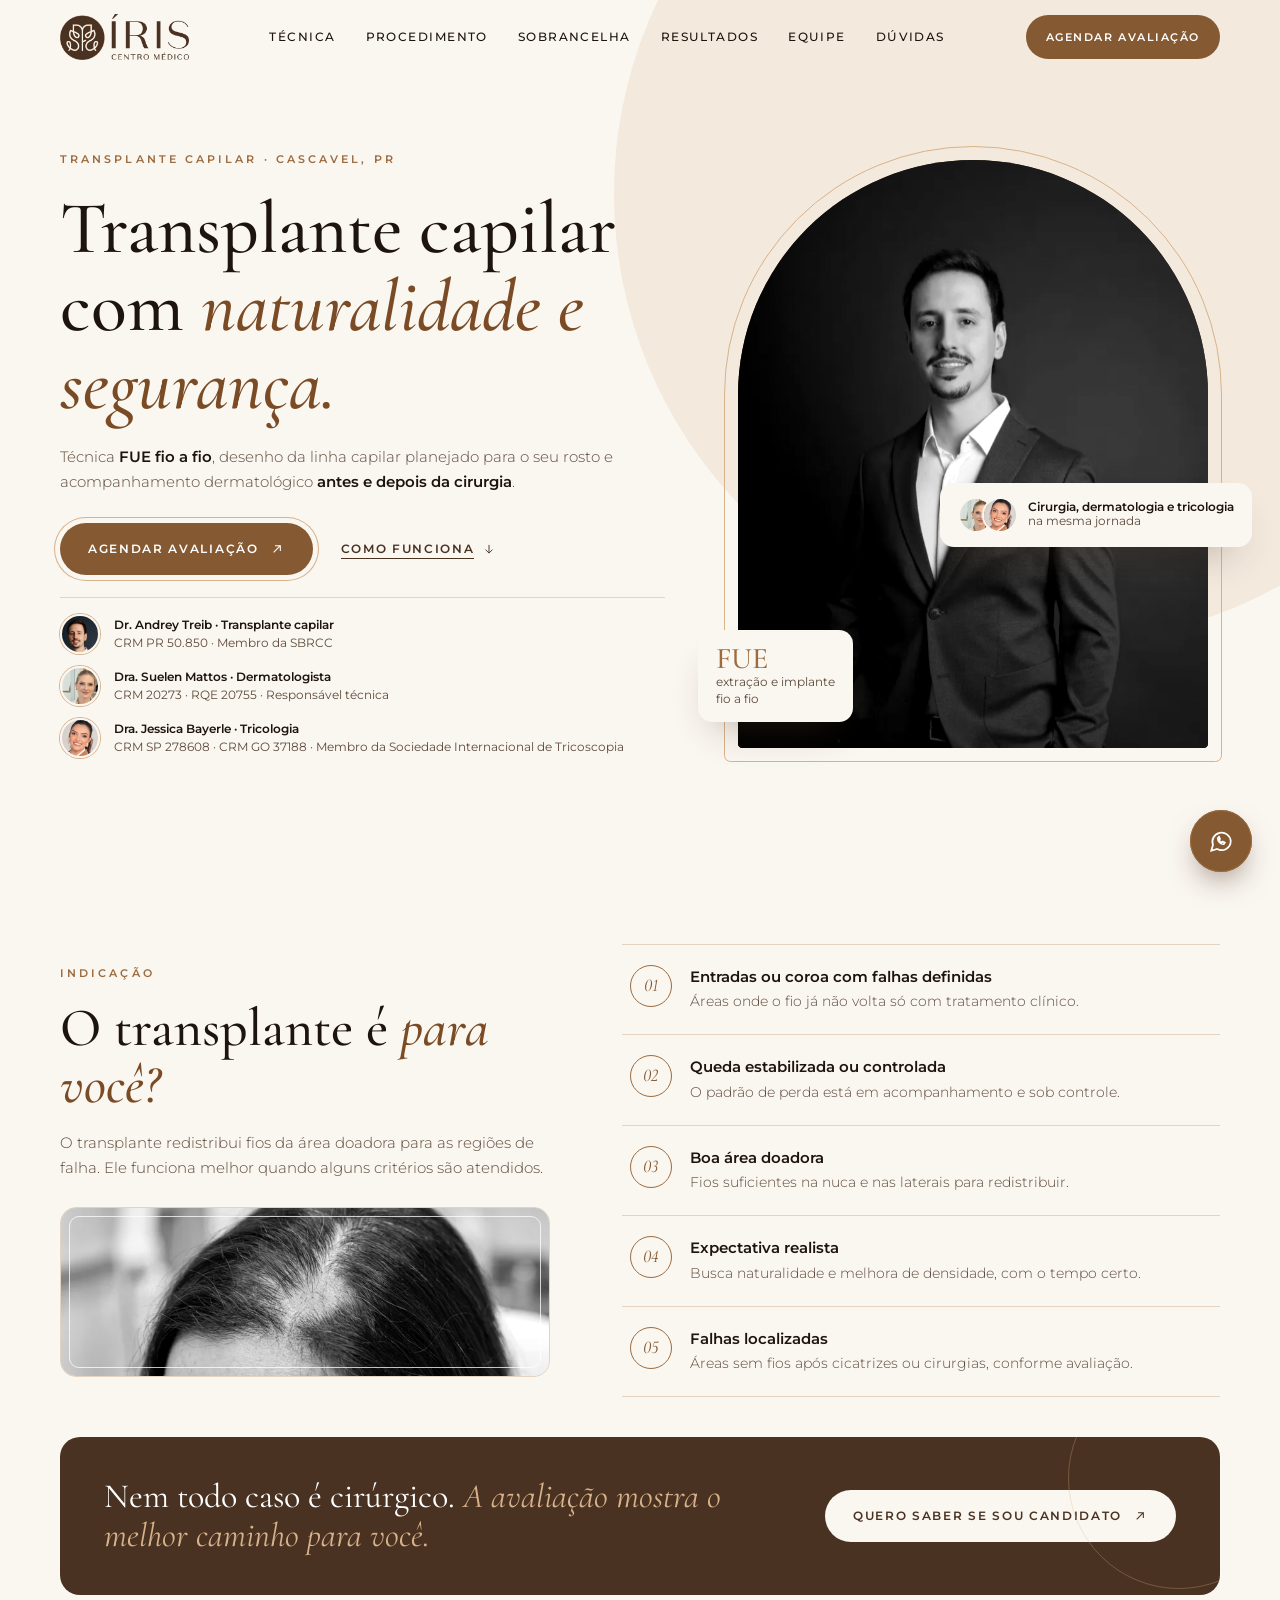
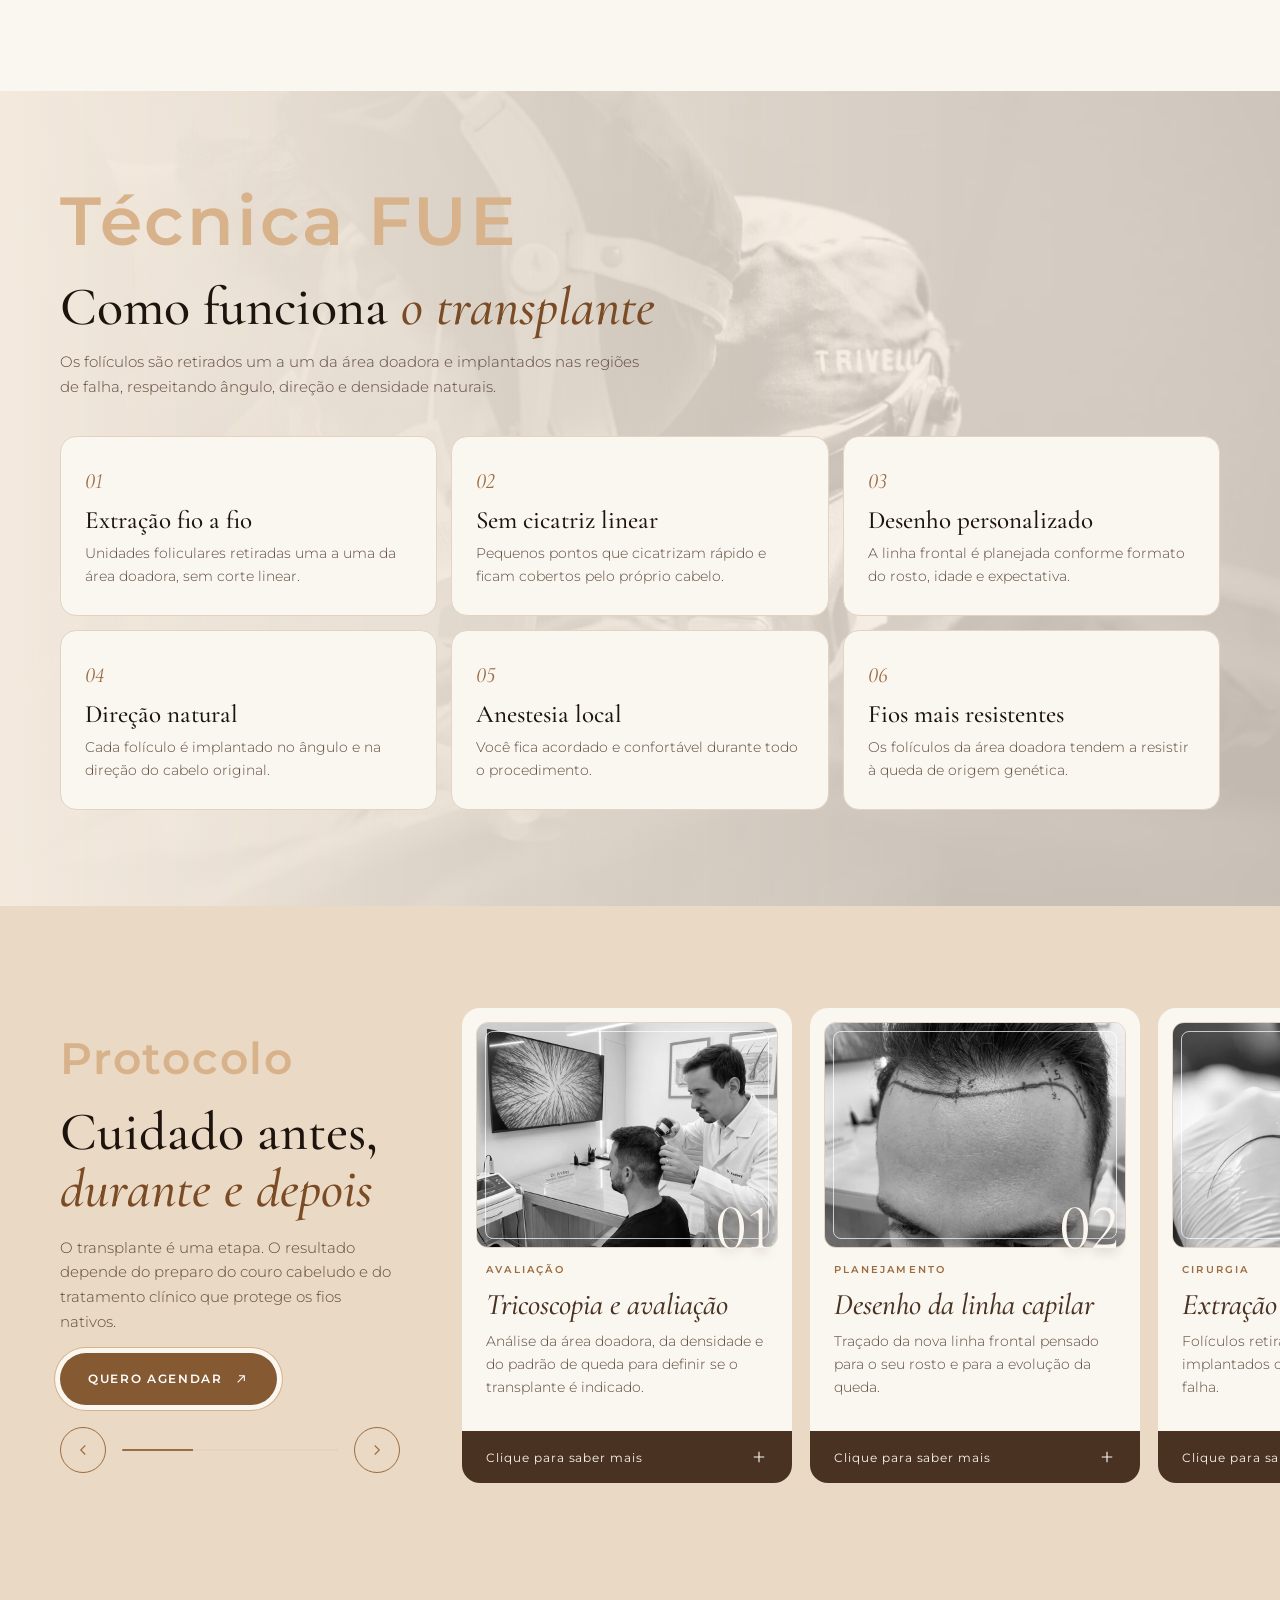
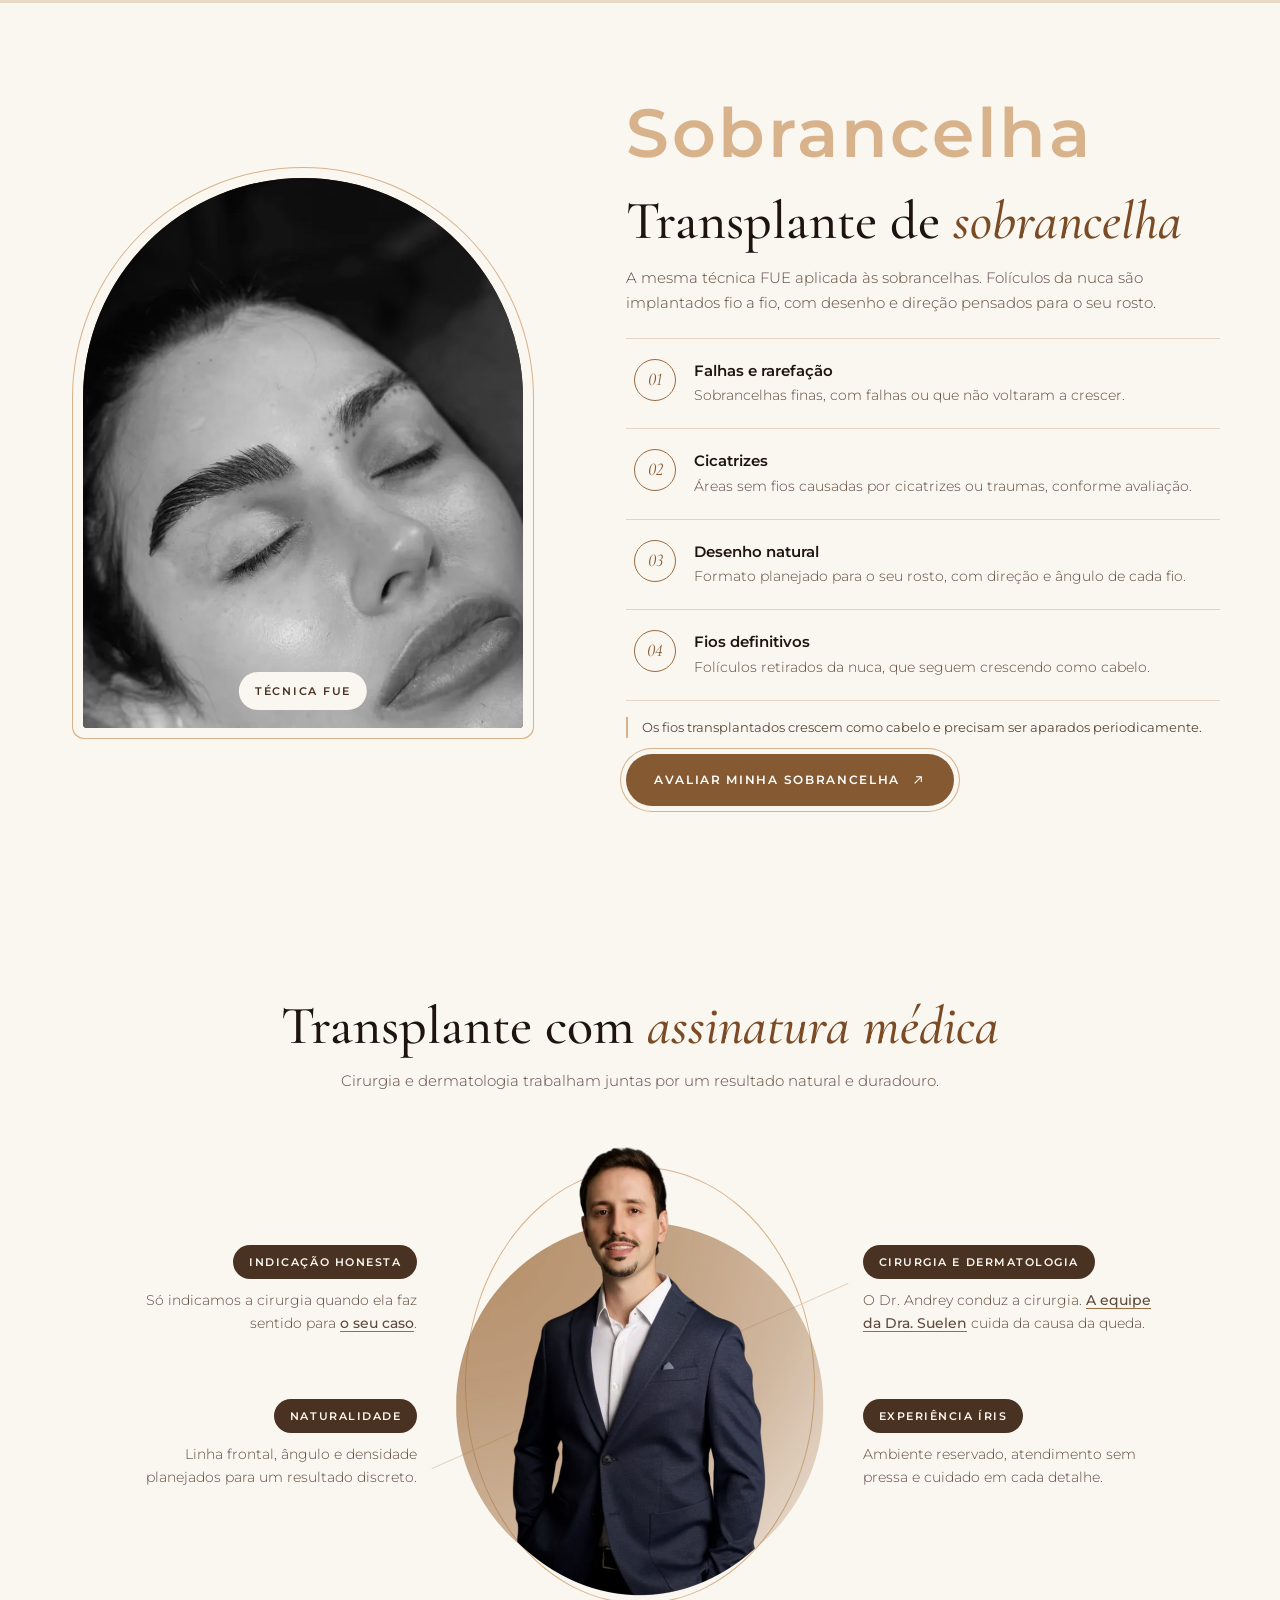
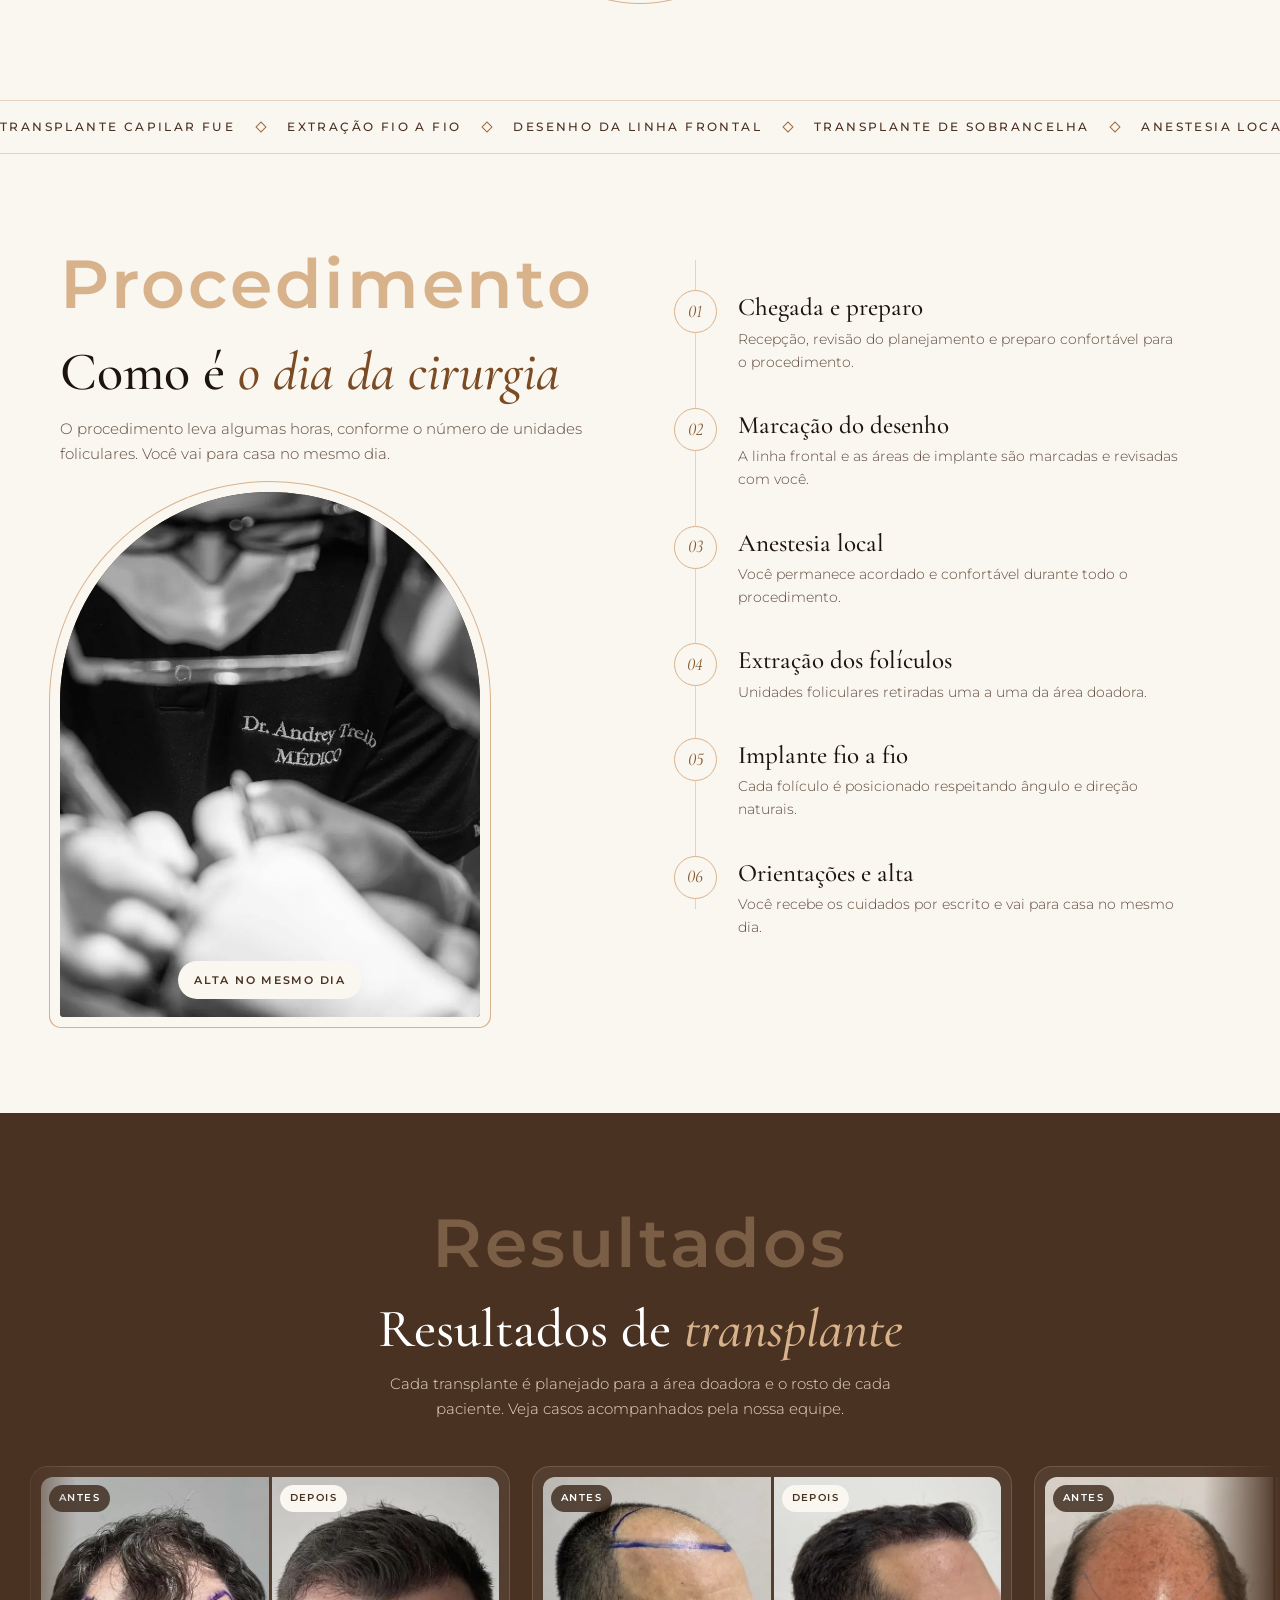
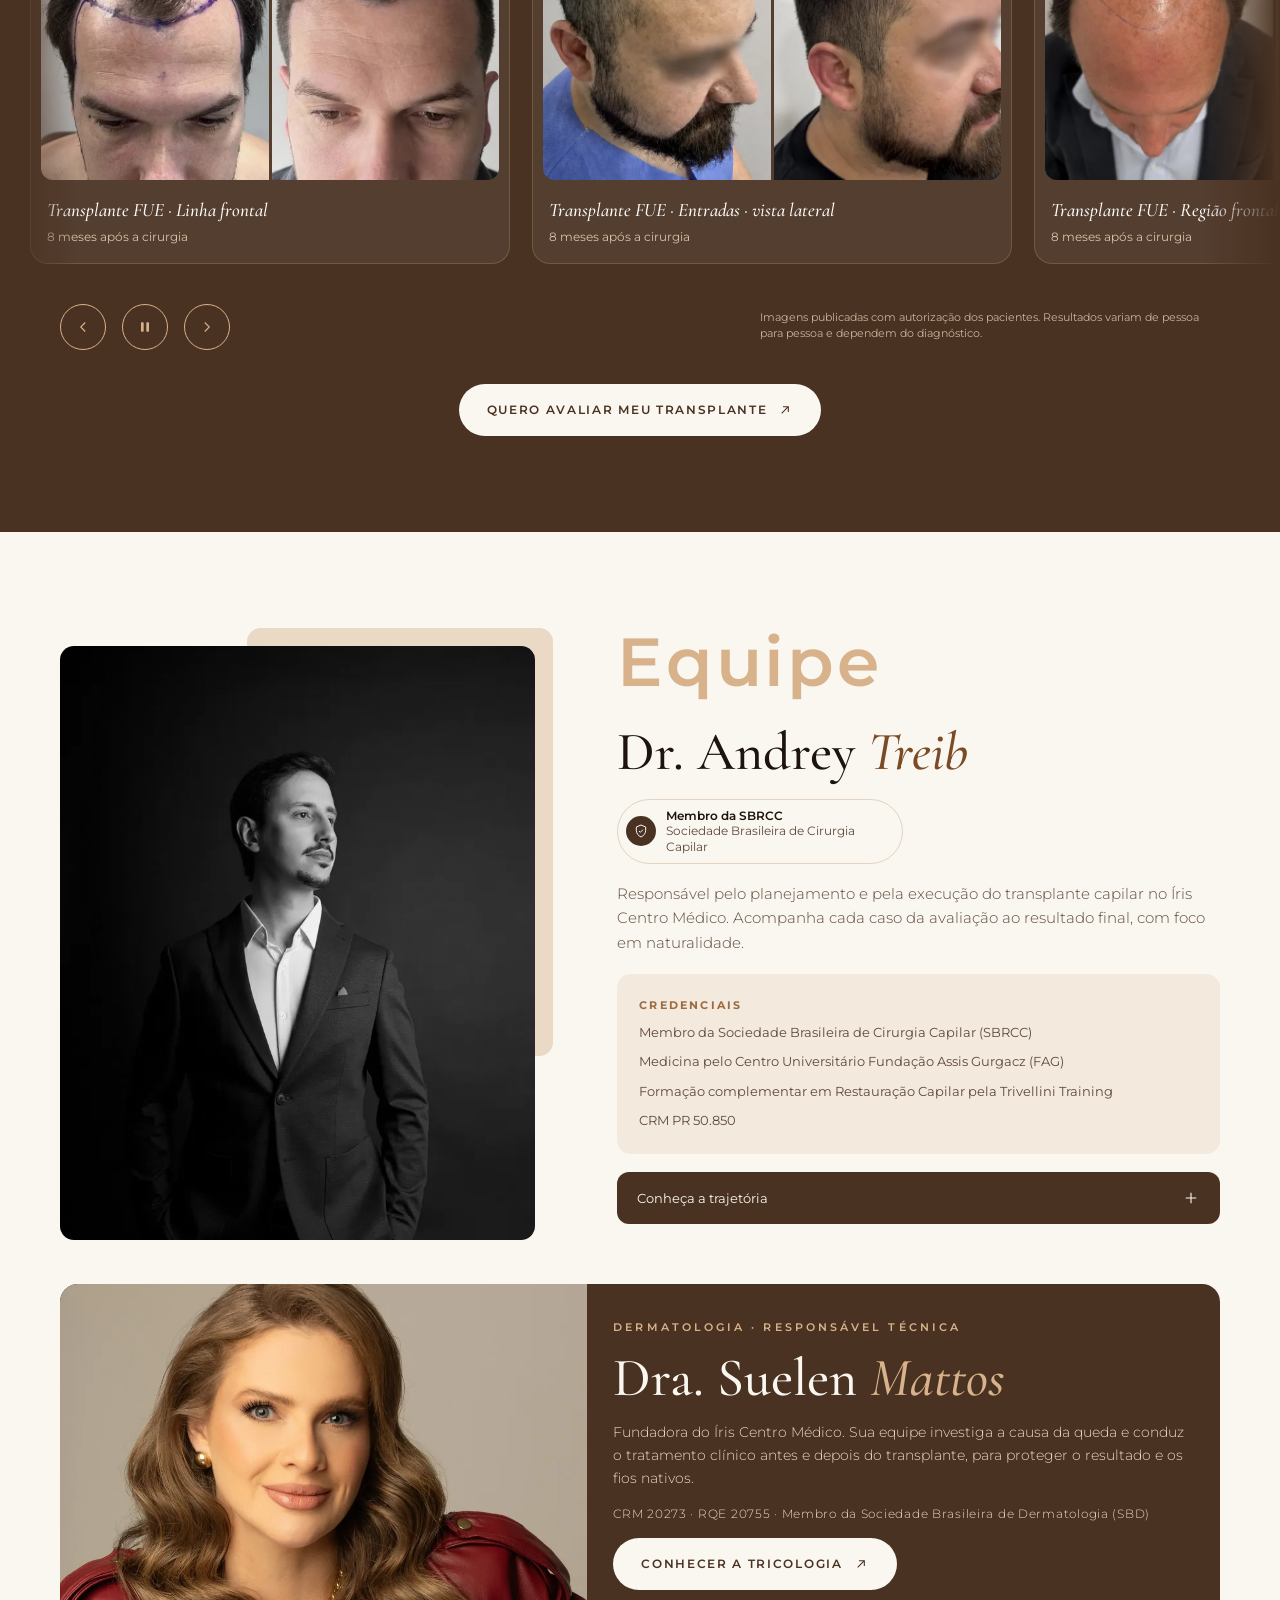
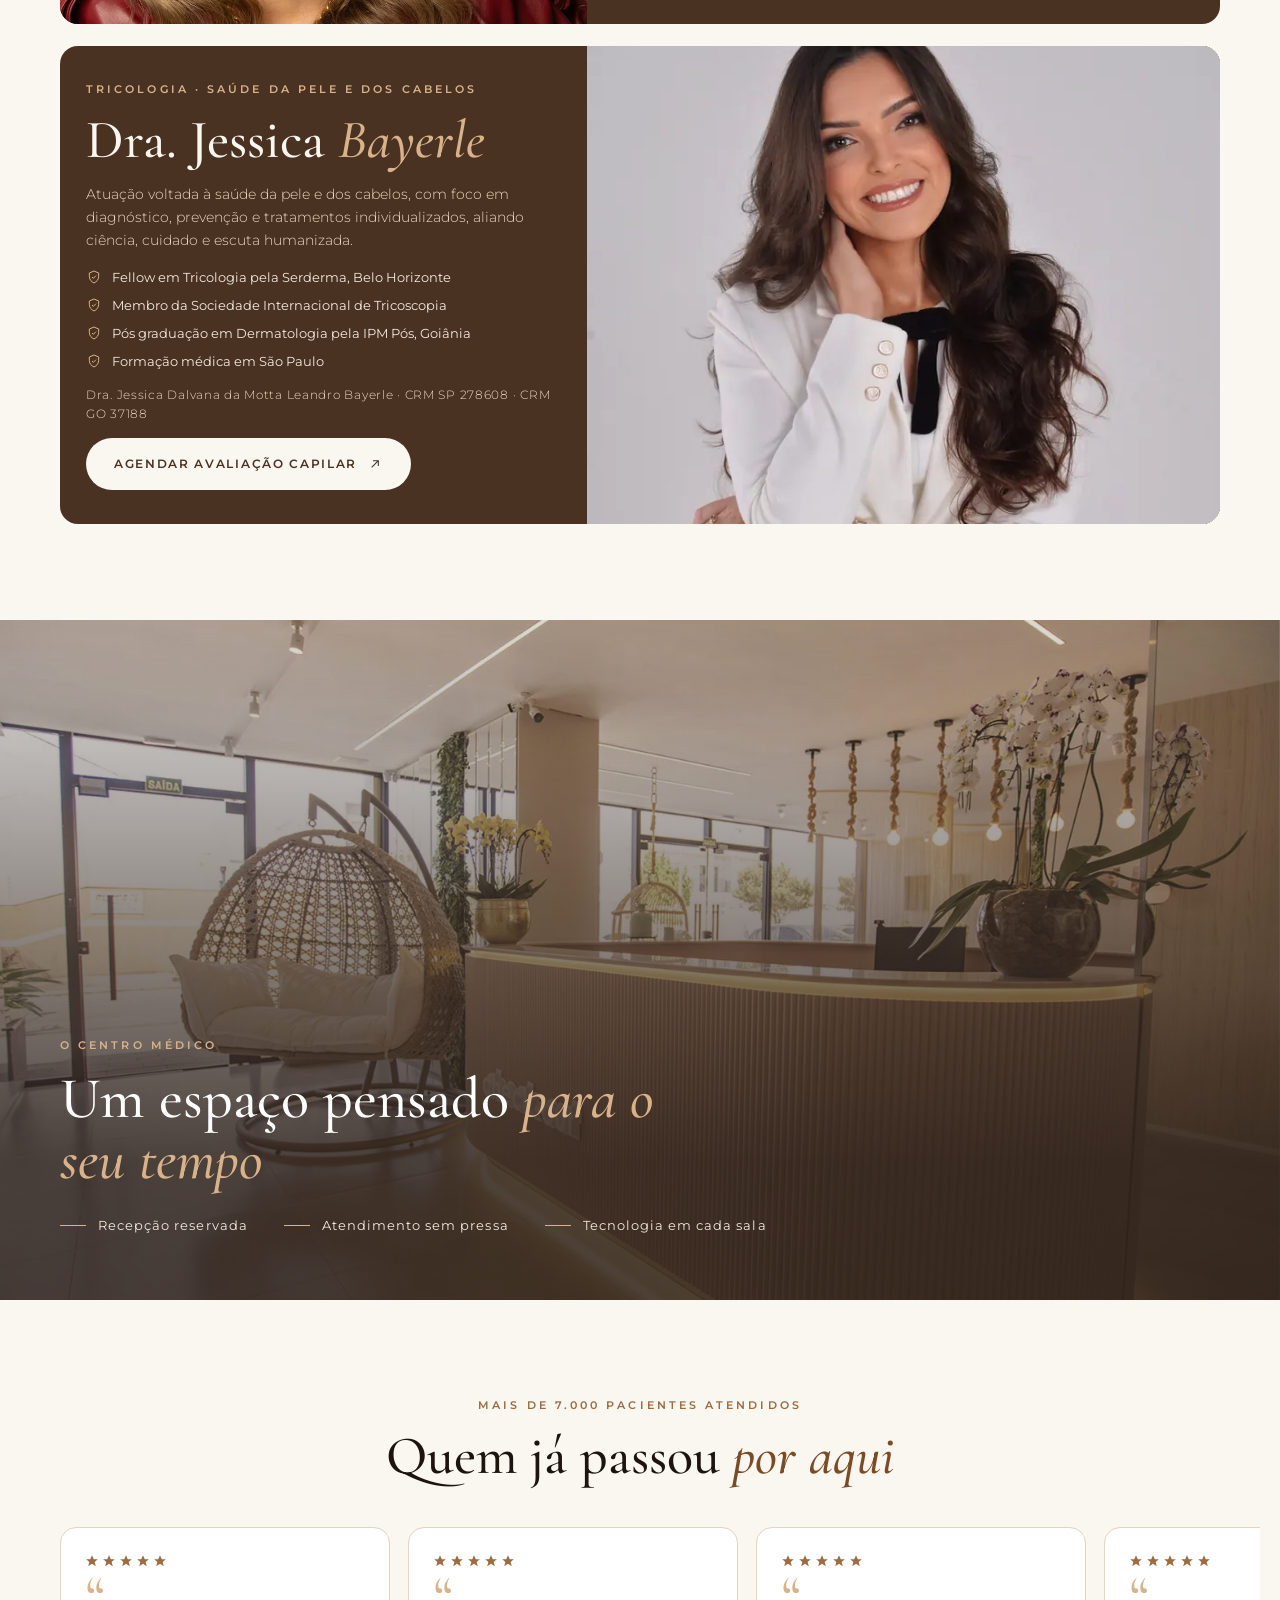
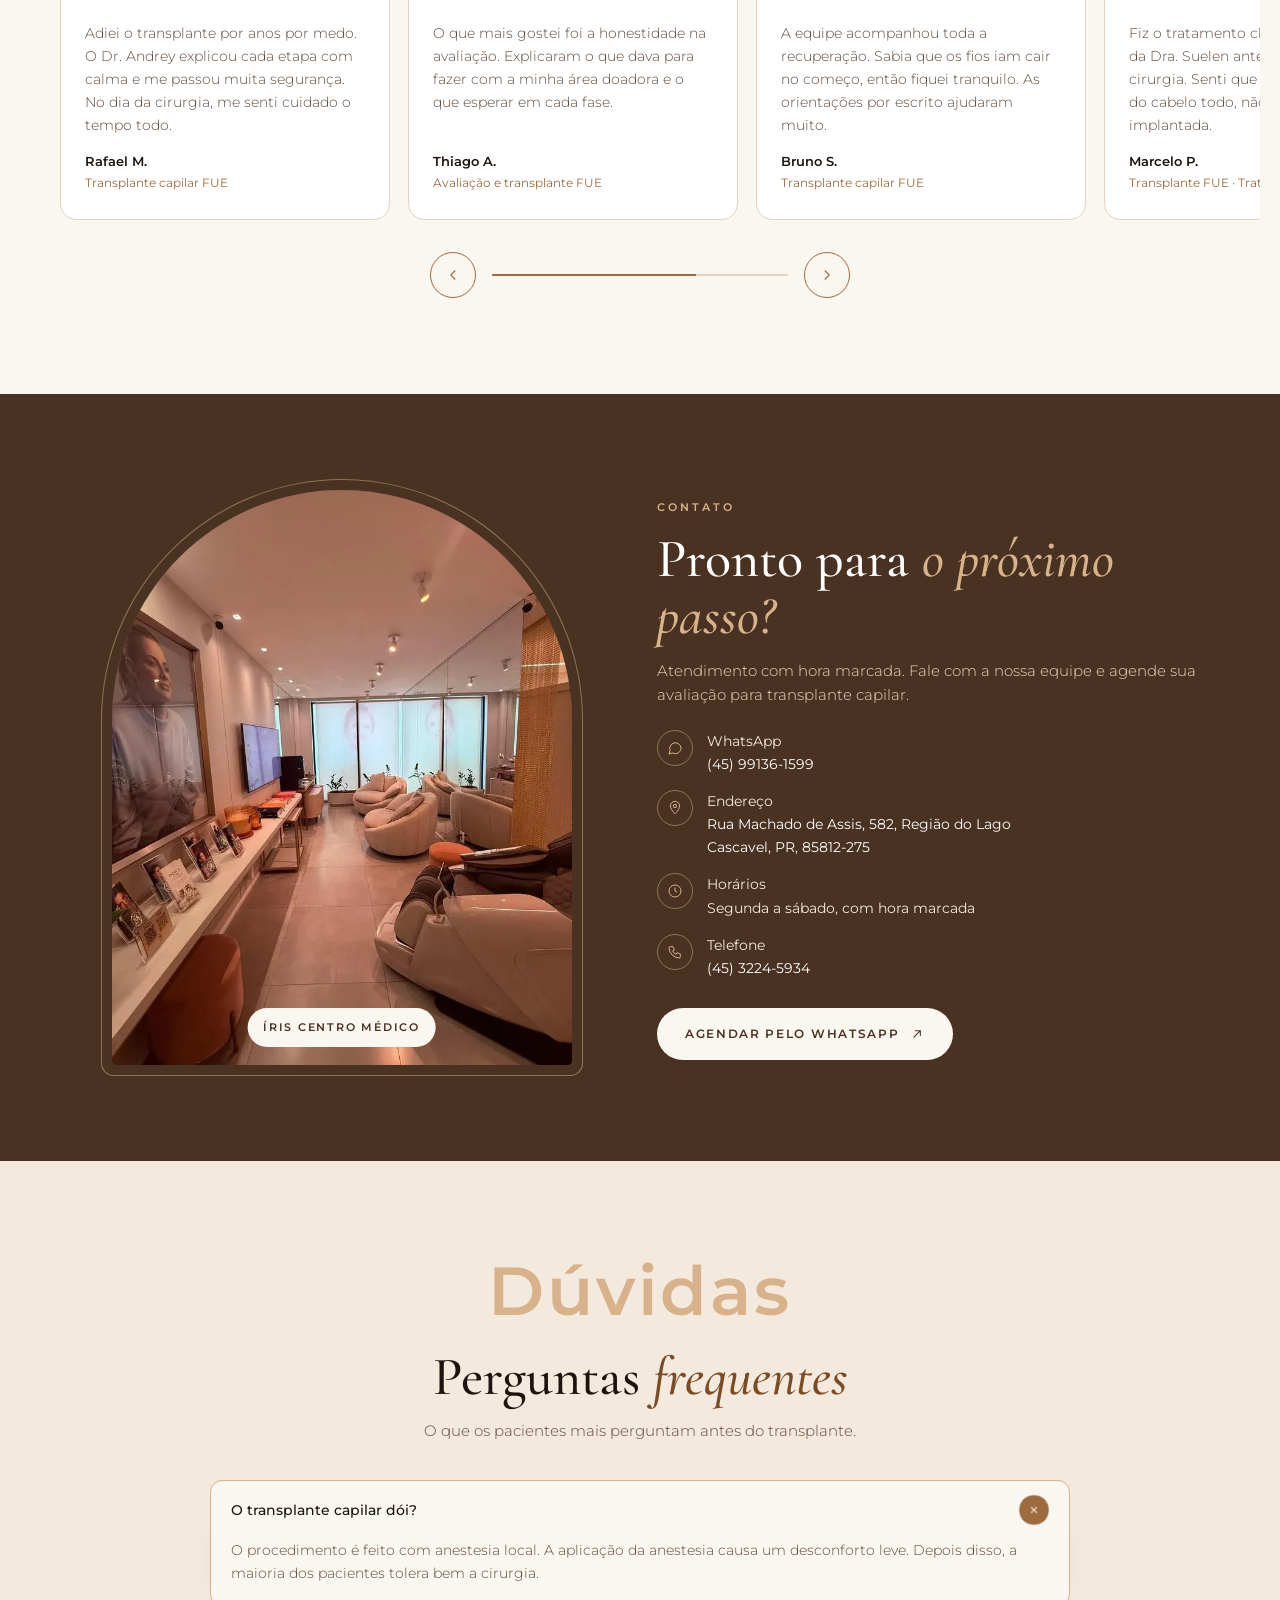
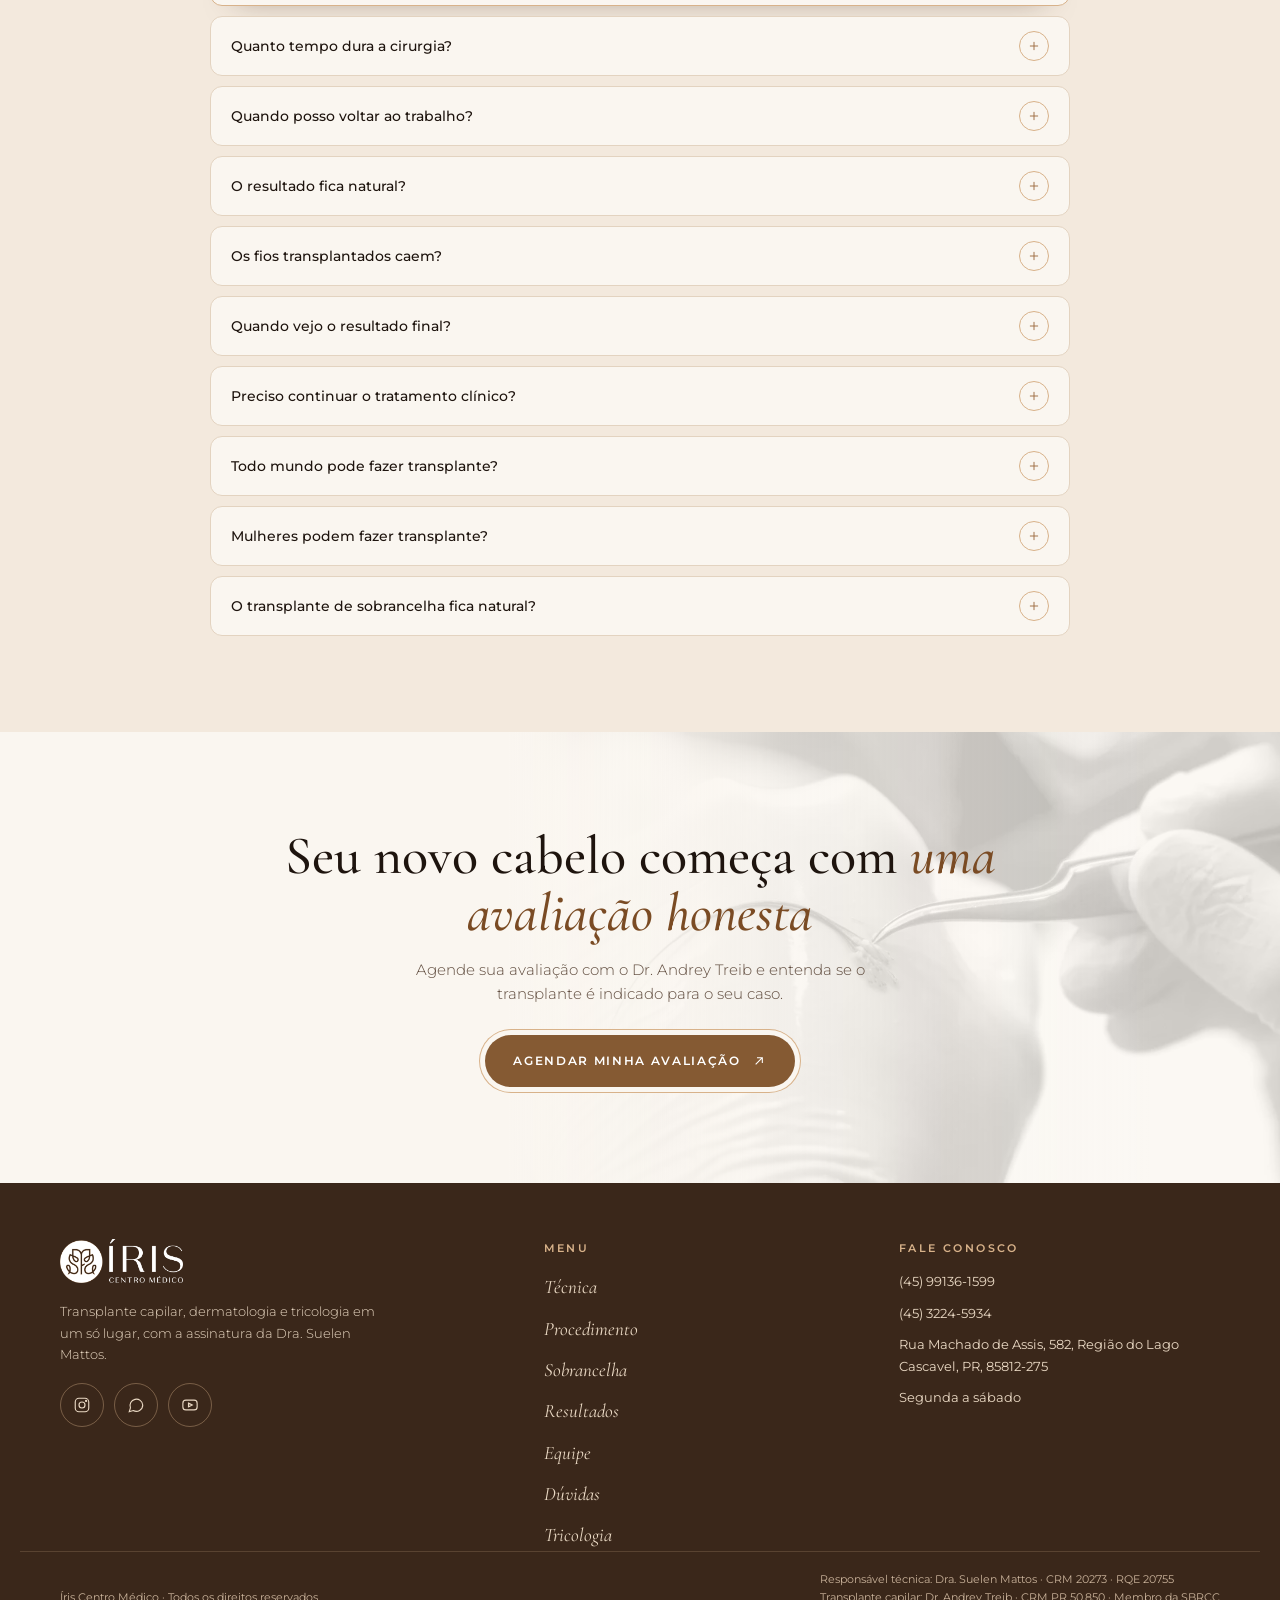
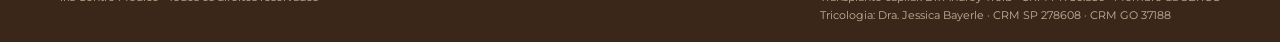
<file: iris-site-github/transplante/index.html>
<!doctype html>
<html lang="pt-BR">
<head>
<link rel="icon" href="../assets/img/comum/favicon.png">
<link rel="apple-touch-icon" href="../assets/img/comum/apple-touch-icon.png">
<meta charset="utf-8">
<meta name="viewport" content="width=device-width, initial-scale=1">
<title>Transplante Capilar FUE em Cascavel | Íris Centro Médico</title>
<meta name="description" content="Transplante capilar e de sobrancelha FUE fio a fio em Cascavel, PR, com o Dr. Andrey Treib, membro da SBRCC, e acompanhamento dermatológico da equipe da Dra. Suelen Mattos.">
<link rel="preconnect" href="https://fonts.googleapis.com">
<link rel="preconnect" href="https://fonts.gstatic.com" crossorigin>
<link href="https://fonts.googleapis.com/css2?family=Cormorant+Garamond:ital,wght@0,400;0,500;1,400;1,500&family=Montserrat:wght@300;400;500;600&display=swap" rel="stylesheet">
<link rel="stylesheet" href="../assets/css/style.css">
<link rel="stylesheet" href="../assets/css/transplante.css">
</head>
<body>
<div class="page">

<header class="hdr" id="hdr">
<div class="wrap hdr-in">
<a class="logo" href="#inicio" aria-label="Íris Centro Médico, início"><img src="../assets/img/comum/logo-iris-escuro.png" alt="Íris Centro Médico"></a>
<nav class="nav" aria-label="Menu principal">
<a href="#tecnica">Técnica</a>
<a href="#procedimento">Procedimento</a>
<a href="#sobrancelha">Sobrancelha</a>
<a href="#resultados">Resultados</a>
<a href="#equipe">Equipe</a>
<a href="#duvidas">Dúvidas</a>
</nav>
<a class="btn" href="https://wa.me/5545991361599?text=Ol%C3%A1!%20Gostaria%20de%20agendar%20uma%20avalia%C3%A7%C3%A3o%20para%20transplante%20capilar%20no%20%C3%8Dris%20Centro%20M%C3%A9dico." target="_blank" rel="noopener">Agendar avaliação</a>
<button class="burger" id="menuOpen" type="button" aria-label="Abrir menu"><svg width="20" height="20" viewBox="0 0 24 24" fill="none" stroke="currentColor" stroke-width="1.5"><path d="M4 8h16M4 16h16"></path></svg></button>
</div>
</header>

<div class="mnav" id="mnav" aria-hidden="true">
<button class="close" id="menuClose" type="button" aria-label="Fechar menu"><svg width="18" height="18" viewBox="0 0 24 24" fill="none" stroke="currentColor" stroke-width="1.5"><path d="M6 6l12 12M18 6L6 18"></path></svg></button>
<a href="#tecnica">Técnica</a>
<a href="#procedimento">Procedimento</a>
<a href="#sobrancelha">Sobrancelha</a>
<a href="#resultados">Resultados</a>
<a href="#equipe">Equipe</a>
<a href="#duvidas">Dúvidas</a>
<a class="btn light" href="https://wa.me/5545991361599?text=Ol%C3%A1!%20Gostaria%20de%20agendar%20uma%20avalia%C3%A7%C3%A3o%20para%20transplante%20capilar%20no%20%C3%8Dris%20Centro%20M%C3%A9dico." target="_blank" rel="noopener">Agendar pelo WhatsApp</a>
</div>

<!-- HERO -->
<section class="hero" id="inicio">
<div class="wrap hero-grid">
<div class="hero-copy">
<span class="eyebrow rv">Transplante capilar · Cascavel, PR</span>
<h1 class="h1 rv d1">Transplante capilar com <em>naturalidade e segurança.</em></h1>
<p class="lead rv d2">Técnica <b>FUE fio a fio</b>, desenho da linha capilar planejado para o seu rosto e acompanhamento dermatológico <b>antes e depois da cirurgia</b>.</p>
<div class="hero-ctas rv d3">
<a class="btn ring" href="https://wa.me/5545991361599?text=Ol%C3%A1!%20Gostaria%20de%20agendar%20uma%20avalia%C3%A7%C3%A3o%20para%20transplante%20capilar%20no%20%C3%8Dris%20Centro%20M%C3%A9dico." target="_blank" rel="noopener">Agendar avaliação <svg width="16" height="16" viewBox="0 0 24 24" fill="none" stroke="currentColor" stroke-width="1.6"><path d="M7 17L17 7M9 7h8v8"></path></svg></a>
<a class="link-arrow" href="#tecnica"><span>Como funciona</span><svg width="14" height="14" viewBox="0 0 24 24" fill="none" stroke="currentColor" stroke-width="1.6"><path d="M12 5v14M6 13l6 6 6-6"></path></svg></a>
</div>
<div class="signs-row rv d4">
<div class="sign">
<img loading="lazy" decoding="async" class="dot av" src="../assets/img/comum/dr-andrey-treib-miniatura.webp" alt="Dr. Andrey Treib">
<div><b>Dr. Andrey Treib · Transplante capilar</b>CRM PR 50.850 · Membro da SBRCC</div>
</div>
<div class="sign">
<img loading="lazy" decoding="async" class="dot av" src="../assets/img/transplante/dra-suelen-mattos-3.webp" alt="Dra. Suelen Mattos">
<div><b>Dra. Suelen Mattos · Dermatologista</b>CRM 20273 · RQE 20755 · Responsável técnica</div>
</div>
<div class="sign">
<img loading="lazy" decoding="async" class="dot av" src="../assets/img/transplante/dra-jessica-bayerle.webp" alt="Dra. Jessica Bayerle">
<div><b>Dra. Jessica Bayerle · Tricologia</b>CRM SP 278608 · CRM GO 37188 · Membro da Sociedade Internacional de Tricoscopia</div>
</div>
</div>
</div>
<div class="hero-media rv z d2">
<div class="arch-line"></div>
<div class="arch"><img fetchpriority="high" decoding="async" class="px" data-speed="0.08" src="../assets/img/transplante/dr-andrey-treib-responsavel-pelo-transplante-2.webp" alt="Dr. Andrey Treib, responsável pelo transplante capilar, membro da SBRCC"></div>
<div class="float f1"><b>FUE</b>extração e implante<br>fio a fio</div>
<div class="float f2"><span class="stack"><img loading="lazy" decoding="async" src="../assets/img/transplante/dra-suelen-mattos-3.webp" alt=""><img loading="lazy" decoding="async" src="../assets/img/transplante/dra-jessica-bayerle.webp" alt=""></span><span><b style="font-family:var(--sans);font-size:12px;color:var(--ink);font-weight:600">Cirurgia, dermatologia e tricologia</b>na mesma jornada</span></div>
</div>
</div>
</section>

<!-- INDICACAO -->
<section class="sec pain" id="indicacao">
<div class="wrap">
<div class="pain-grid">
<div class="pain-left">
<span class="eyebrow rv">Indicação</span>
<h2 class="h2 rv d1">O transplante é <em>para você?</em></h2>
<p class="lead rv d2">O transplante redistribui fios da área doadora para as regiões de falha. Ele funciona melhor quando alguns critérios são atendidos.</p>
<figure class="sframe rv d3"><img loading="lazy" decoding="async" src="../assets/img/comum/couro-cabeludo-com-rarefacao-na-linha.webp" alt="Couro cabeludo com rarefação na linha central"></figure>
</div>
<ul class="signs">
<li class="rv d0"><span class="sn">01</span><div><strong>Entradas ou coroa com falhas definidas</strong><span>Áreas onde o fio já não volta só com tratamento clínico.</span></div></li>
<li class="rv d1"><span class="sn">02</span><div><strong>Queda estabilizada ou controlada</strong><span>O padrão de perda está em acompanhamento e sob controle.</span></div></li>
<li class="rv d2"><span class="sn">03</span><div><strong>Boa área doadora</strong><span>Fios suficientes na nuca e nas laterais para redistribuir.</span></div></li>
<li class="rv d3"><span class="sn">04</span><div><strong>Expectativa realista</strong><span>Busca naturalidade e melhora de densidade, com o tempo certo.</span></div></li>
<li class="rv d4"><span class="sn">05</span><div><strong>Falhas localizadas</strong><span>Áreas sem fios após cicatrizes ou cirurgias, conforme avaliação.</span></div></li>
</ul>
</div>
<div class="pain-cta rv">
<p>Nem todo caso é cirúrgico. <em>A avaliação mostra o melhor caminho para você.</em></p>
<a class="btn light" href="https://wa.me/5545991361599?text=Ol%C3%A1!%20Gostaria%20de%20agendar%20uma%20avalia%C3%A7%C3%A3o%20para%20transplante%20capilar%20no%20%C3%8Dris%20Centro%20M%C3%A9dico." target="_blank" rel="noopener">Quero saber se sou candidato <svg width="16" height="16" viewBox="0 0 24 24" fill="none" stroke="currentColor" stroke-width="1.6"><path d="M7 17L17 7M9 7h8v8"></path></svg></a>
</div>
</div>
</section>

<!-- TECNICA -->
<section class="sec path has-bg" id="tecnica">
<div class="sec-bg" aria-hidden="true"><img loading="lazy" decoding="async" src="../assets/img/transplante/fundo-cirurgia.webp" alt=""></div>
<div class="wrap">
<div class="head">
<span class="ghost rv">Técnica FUE</span>
<h2 class="h2 rv d1">Como funciona <em>o transplante</em></h2>
<p class="lead rv d2" style="max-width:600px">Os folículos são retirados um a um da área doadora e implantados nas regiões de falha, respeitando ângulo, direção e densidade naturais.</p>
</div>
<div class="pgrid">
<article class="pcard rv d0"><span class="n">01</span><h3>Extração fio a fio</h3><p>Unidades foliculares retiradas uma a uma da área doadora, sem corte linear.</p></article>
<article class="pcard rv d1"><span class="n">02</span><h3>Sem cicatriz linear</h3><p>Pequenos pontos que cicatrizam rápido e ficam cobertos pelo próprio cabelo.</p></article>
<article class="pcard rv d2"><span class="n">03</span><h3>Desenho personalizado</h3><p>A linha frontal é planejada conforme formato do rosto, idade e expectativa.</p></article>
<article class="pcard rv d0"><span class="n">04</span><h3>Direção natural</h3><p>Cada folículo é implantado no ângulo e na direção do cabelo original.</p></article>
<article class="pcard rv d1"><span class="n">05</span><h3>Anestesia local</h3><p>Você fica acordado e confortável durante todo o procedimento.</p></article>
<article class="pcard rv d2"><span class="n">06</span><h3>Fios mais resistentes</h3><p>Os folículos da área doadora tendem a resistir à queda de origem genética.</p></article>
</div>
</div>
</section>

<!-- PROTOCOLO -->
<section class="sec trt" id="protocolo">
<div class="wrap split">
<div class="split-copy">
<span class="ghost rv">Protocolo</span>
<h2 class="h2 rv d1">Cuidado antes, <em>durante e depois</em></h2>
<p class="lead rv d2">O transplante é uma etapa. O resultado depende do preparo do couro cabeludo e do tratamento clínico que protege os fios nativos.</p>
<div class="rv d3"><a class="btn ring" href="https://wa.me/5545991361599?text=Ol%C3%A1!%20Gostaria%20de%20agendar%20uma%20avalia%C3%A7%C3%A3o%20para%20transplante%20capilar%20no%20%C3%8Dris%20Centro%20M%C3%A9dico." target="_blank" rel="noopener">Quero agendar <svg width="16" height="16" viewBox="0 0 24 24" fill="none" stroke="currentColor" stroke-width="1.6"><path d="M7 17L17 7M9 7h8v8"></path></svg></a></div>
<div class="ctrl rv d4">
<button class="arr" type="button" aria-label="Etapa anterior" data-track="trk-trt" data-dir="-1"><svg width="18" height="18" viewBox="0 0 24 24" fill="none" stroke="currentColor" stroke-width="1.5"><path d="M15 6l-6 6 6 6"></path></svg></button>
<div class="prog" data-for="trk-trt"><span></span></div>
<button class="arr" type="button" aria-label="Próxima etapa" data-track="trk-trt" data-dir="1"><svg width="18" height="18" viewBox="0 0 24 24" fill="none" stroke="currentColor" stroke-width="1.5"><path d="M9 6l6 6-6 6"></path></svg></button>
</div>
</div>
<p class="swipe-hint" data-for="trk-trt" aria-hidden="true">Arraste para o lado <svg width="16" height="16" viewBox="0 0 24 24" fill="none" stroke="currentColor" stroke-width="1.6"><path d="M5 12h14M13 6l6 6-6 6"></path></svg></p>
<div class="track rv r d2" id="trk-trt">
<div class="card-s">
<article class="tcard">
<figure class="tframe" style="margin:14px 14px 0"><div class="ph"><svg width="28" height="28" viewBox="0 0 24 24" fill="none" stroke="currentColor" stroke-width="1.3"><rect x="3" y="4" width="18" height="16" rx="2"></rect><circle cx="9" cy="10" r="2"></circle><path d="M21 16l-5-5-9 9"></path></svg>Imagem<br>Tricoscopia e avaliação</div><img src="../assets/img/transplante/dr-andrey-treib-realizando-tricoscopia-digital.webp" alt="Dr. Andrey Treib realizando tricoscopia digital" loading="lazy" onerror="this.remove()"></figure>
<div class="tcard-top">
<span class="num">01</span>
<span class="tag">Avaliação</span>
<h3>Tricoscopia e avaliação</h3>
<p>Análise da área doadora, da densidade e do padrão de queda para definir se o transplante é indicado.</p>
<div class="more"><div><p>Inclui exames e uma conversa sobre expectativas, estimativa de unidades foliculares e etapas.</p></div></div>
</div>
<button class="tcard-foot js-toggle" type="button" aria-expanded="false" data-open="Fechar" data-closed="Clique para saber mais"><span>Clique para saber mais</span><svg width="18" height="18" viewBox="0 0 24 24" fill="none" stroke="currentColor" stroke-width="1.5"><path d="M12 5v14M5 12h14"></path></svg></button>
</article>
</div>
<div class="card-s">
<article class="tcard">
<figure class="tframe" style="margin:14px 14px 0"><div class="ph"><svg width="28" height="28" viewBox="0 0 24 24" fill="none" stroke="currentColor" stroke-width="1.3"><rect x="3" y="4" width="18" height="16" rx="2"></rect><circle cx="9" cy="10" r="2"></circle><path d="M21 16l-5-5-9 9"></path></svg>Imagem<br>Desenho da linha capilar</div><img src="../assets/img/transplante/desenho-da-linha-capilar-marcado-na.webp" alt="Desenho da linha capilar marcado na testa antes do transplante" loading="lazy" onerror="this.remove()"></figure>
<div class="tcard-top">
<span class="num">02</span>
<span class="tag">Planejamento</span>
<h3>Desenho da linha capilar</h3>
<p>Traçado da nova linha frontal pensado para o seu rosto e para a evolução da queda.</p>
<div class="more"><div><p>Uma linha natural considera como o cabelo vai se comportar nos próximos anos.</p></div></div>
</div>
<button class="tcard-foot js-toggle" type="button" aria-expanded="false" data-open="Fechar" data-closed="Clique para saber mais"><span>Clique para saber mais</span><svg width="18" height="18" viewBox="0 0 24 24" fill="none" stroke="currentColor" stroke-width="1.5"><path d="M12 5v14M5 12h14"></path></svg></button>
</article>
</div>
<div class="card-s">
<article class="tcard">
<figure class="tframe" style="margin:14px 14px 0"><div class="ph"><svg width="28" height="28" viewBox="0 0 24 24" fill="none" stroke="currentColor" stroke-width="1.3"><rect x="3" y="4" width="18" height="16" rx="2"></rect><circle cx="9" cy="10" r="2"></circle><path d="M21 16l-5-5-9 9"></path></svg>Imagem<br>Extração e implante FUE</div><img src="../assets/img/transplante/unidades-foliculares-separadas-para-implante.webp" alt="Unidades foliculares separadas para implante" loading="lazy" onerror="this.remove()"></figure>
<div class="tcard-top">
<span class="num">03</span>
<span class="tag">Cirurgia</span>
<h3>Extração e implante FUE</h3>
<p>Folículos retirados um a um e implantados com precisão nas áreas de falha.</p>
<div class="more"><div><p>Procedimento sob anestesia local, conduzido pelo Dr. Andrey Treib, membro da SBRCC.</p></div></div>
</div>
<button class="tcard-foot js-toggle" type="button" aria-expanded="false" data-open="Fechar" data-closed="Clique para saber mais"><span>Clique para saber mais</span><svg width="18" height="18" viewBox="0 0 24 24" fill="none" stroke="currentColor" stroke-width="1.5"><path d="M12 5v14M5 12h14"></path></svg></button>
</article>
</div>
<div class="card-s">
<article class="tcard">
<figure class="tframe" style="margin:14px 14px 0"><div class="ph"><svg width="28" height="28" viewBox="0 0 24 24" fill="none" stroke="currentColor" stroke-width="1.3"><rect x="3" y="4" width="18" height="16" rx="2"></rect><circle cx="9" cy="10" r="2"></circle><path d="M21 16l-5-5-9 9"></path></svg>Imagem<br>Tratamento clínico</div><img src="../assets/img/comum/tratamento-medicamentoso.webp" alt="Tratamento clínico" loading="lazy" onerror="this.remove()"></figure>
<div class="tcard-top">
<span class="num">04</span>
<span class="tag">Pré e pós</span>
<h3>Tratamento clínico</h3>
<p>Medicações e ativos que preparam o couro cabeludo e protegem os fios nativos.</p>
<div class="more"><div><p>Conduzido pela equipe de dermatologia da Dra. Suelen Mattos.</p></div></div>
</div>
<button class="tcard-foot js-toggle" type="button" aria-expanded="false" data-open="Fechar" data-closed="Clique para saber mais"><span>Clique para saber mais</span><svg width="18" height="18" viewBox="0 0 24 24" fill="none" stroke="currentColor" stroke-width="1.5"><path d="M12 5v14M5 12h14"></path></svg></button>
</article>
</div>
<div class="card-s">
<article class="tcard">
<figure class="tframe" style="margin:14px 14px 0"><div class="ph"><svg width="28" height="28" viewBox="0 0 24 24" fill="none" stroke="currentColor" stroke-width="1.3"><rect x="3" y="4" width="18" height="16" rx="2"></rect><circle cx="9" cy="10" r="2"></circle><path d="M21 16l-5-5-9 9"></path></svg>Imagem<br>Intradermoterapia capilar</div><img src="../assets/img/comum/intradermoterapia-capilar.webp" alt="Intradermoterapia capilar" loading="lazy" onerror="this.remove()"></figure>
<div class="tcard-top">
<span class="num">05</span>
<span class="tag">Recuperação</span>
<h3>Intradermoterapia capilar</h3>
<p>Ativos aplicados no couro cabeludo para apoiar a recuperação e a qualidade dos fios.</p>
<div class="more"><div><p>Indicada conforme avaliação, nos meses após a cirurgia.</p></div></div>
</div>
<button class="tcard-foot js-toggle" type="button" aria-expanded="false" data-open="Fechar" data-closed="Clique para saber mais"><span>Clique para saber mais</span><svg width="18" height="18" viewBox="0 0 24 24" fill="none" stroke="currentColor" stroke-width="1.5"><path d="M12 5v14M5 12h14"></path></svg></button>
</article>
</div>
<div class="card-s">
<article class="tcard">
<figure class="tframe" style="margin:14px 14px 0"><div class="ph"><svg width="28" height="28" viewBox="0 0 24 24" fill="none" stroke="currentColor" stroke-width="1.3"><rect x="3" y="4" width="18" height="16" rx="2"></rect><circle cx="9" cy="10" r="2"></circle><path d="M21 16l-5-5-9 9"></path></svg>Imagem<br>Laser de baixa potência</div><img src="../assets/img/comum/laser-de-baixa-potencia.webp" alt="Laser de baixa potência" loading="lazy" onerror="this.remove()"></figure>
<div class="tcard-top">
<span class="num">06</span>
<span class="tag">Tecnologia</span>
<h3>Laser de baixa potência</h3>
<p>Fotobiomodulação que estimula o metabolismo dos folículos no pós operatório.</p>
<div class="more"><div><p>Indolor e sem afastamento.</p></div></div>
</div>
<button class="tcard-foot js-toggle" type="button" aria-expanded="false" data-open="Fechar" data-closed="Clique para saber mais"><span>Clique para saber mais</span><svg width="18" height="18" viewBox="0 0 24 24" fill="none" stroke="currentColor" stroke-width="1.5"><path d="M12 5v14M5 12h14"></path></svg></button>
</article>
</div>
<div class="card-s">
<article class="tcard">
<figure class="tframe" style="margin:14px 14px 0"><div class="ph"><svg width="28" height="28" viewBox="0 0 24 24" fill="none" stroke="currentColor" stroke-width="1.3"><rect x="3" y="4" width="18" height="16" rx="2"></rect><circle cx="9" cy="10" r="2"></circle><path d="M21 16l-5-5-9 9"></path></svg>Imagem<br>Higienização orientada</div><img src="../assets/img/comum/terapia-do-couro-cabeludo.webp" alt="Higienização orientada" loading="lazy" onerror="this.remove()"></figure>
<div class="tcard-top">
<span class="num">07</span>
<span class="tag">Cuidados</span>
<h3>Higienização orientada</h3>
<p>Lavagens sequenciais no spa capilar do Íris Centro Médico.</p>
<div class="more"><div><p>Feita com a equipe, para proteger os folículos implantados.</p></div></div>
</div>
<button class="tcard-foot js-toggle" type="button" aria-expanded="false" data-open="Fechar" data-closed="Clique para saber mais"><span>Clique para saber mais</span><svg width="18" height="18" viewBox="0 0 24 24" fill="none" stroke="currentColor" stroke-width="1.5"><path d="M12 5v14M5 12h14"></path></svg></button>
</article>
</div>
</div>
</div>
</section>

<!-- SOBRANCELHA -->
<section class="sec brow" id="sobrancelha">
<div class="wrap brow-grid">
<figure class="brow-media rv l"><img src="../assets/img/transplante/transplante-de-sobrancelha-com-desenho-marcado.webp" alt="Transplante de sobrancelha com desenho marcado antes do implante" loading="lazy"><span class="day-chip">Técnica FUE</span></figure>
<div class="brow-copy">
<span class="ghost rv">Sobrancelha</span>
<h2 class="h2 rv d1">Transplante de <em>sobrancelha</em></h2>
<p class="lead rv d2">A mesma técnica FUE aplicada às sobrancelhas. Folículos da nuca são implantados fio a fio, com desenho e direção pensados para o seu rosto.</p>
<ul class="signs">
<li class="rv d0"><span class="sn">01</span><div><strong>Falhas e rarefação</strong><span>Sobrancelhas finas, com falhas ou que não voltaram a crescer.</span></div></li>
<li class="rv d1"><span class="sn">02</span><div><strong>Cicatrizes</strong><span>Áreas sem fios causadas por cicatrizes ou traumas, conforme avaliação.</span></div></li>
<li class="rv d2"><span class="sn">03</span><div><strong>Desenho natural</strong><span>Formato planejado para o seu rosto, com direção e ângulo de cada fio.</span></div></li>
<li class="rv d3"><span class="sn">04</span><div><strong>Fios definitivos</strong><span>Folículos retirados da nuca, que seguem crescendo como cabelo.</span></div></li>
</ul>
<p class="brow-note rv">Os fios transplantados crescem como cabelo e precisam ser aparados periodicamente.</p>
<div class="rv"><a class="btn ring" href="https://wa.me/5545991361599?text=Ol%C3%A1!%20Gostaria%20de%20agendar%20uma%20avalia%C3%A7%C3%A3o%20para%20transplante%20de%20sobrancelha%20no%20%C3%8Dris%20Centro%20M%C3%A9dico." target="_blank" rel="noopener">Avaliar minha sobrancelha <svg width="16" height="16" viewBox="0 0 24 24" fill="none" stroke="currentColor" stroke-width="1.6"><path d="M7 17L17 7M9 7h8v8"></path></svg></a></div>
</div>
</div>
</section>

<!-- DIFERENCIAIS -->
<section class="sec dif">
<div class="wrap">
<div class="head c">
<h2 class="h2 rv">Transplante com <em>assinatura médica</em></h2>
<p class="lead rv d1">Cirurgia e dermatologia trabalham juntas por um resultado natural e duradouro.</p>
</div>
<div class="dif-grid">
<div class="dif-col left">
<div class="dif-item rv l"><span class="pill">Indicação honesta</span><p>Só indicamos a cirurgia quando ela faz sentido para <a class="u inline" href="#indicacao">o seu caso</a>.</p></div>
<div class="dif-item rv l d1"><span class="pill">Naturalidade</span><p>Linha frontal, ângulo e densidade planejados para um resultado discreto.</p></div>
</div>
<div class="dif-photo rv z d1"><img loading="lazy" decoding="async" src="../assets/img/transplante/dr-andrey-treib-transplante-capilar.webp" alt="Dr. Andrey Treib, responsável pelo transplante capilar, membro da SBRCC"></div>
<div class="dif-col right">
<div class="dif-item rv r"><span class="pill">Cirurgia e dermatologia</span><p>O Dr. Andrey conduz a cirurgia. <a class="u inline" href="#equipe">A equipe da Dra. Suelen</a> cuida da causa da queda.</p></div>
<div class="dif-item rv r d1"><span class="pill">Experiência Íris</span><p>Ambiente reservado, atendimento sem pressa e cuidado em cada detalhe.</p></div>
</div>
</div>
</div>
</section>

<!-- MARQUEE -->
<div class="marquee" aria-hidden="true">
<div class="marquee-in">
<span>Transplante capilar FUE <i></i> Extração fio a fio <i></i> Desenho da linha frontal <i></i> Transplante de sobrancelha <i></i> Anestesia local <i></i> Área doadora <i></i> Unidades foliculares <i></i> Tratamento pré e pós <i></i> Tricoscopia digital <i></i> Naturalidade <i></i></span>
<span>Transplante capilar FUE <i></i> Extração fio a fio <i></i> Desenho da linha frontal <i></i> Transplante de sobrancelha <i></i> Anestesia local <i></i> Área doadora <i></i> Unidades foliculares <i></i> Tratamento pré e pós <i></i> Tricoscopia digital <i></i> Naturalidade <i></i></span>
</div>
</div>

<!-- PROCEDIMENTO -->
<section class="sec day" id="procedimento">
<div class="wrap">
<div class="day-grid">
<div class="day-side">
<span class="ghost rv">Procedimento</span>
<h2 class="h2 rv d1">Como é <em>o dia da cirurgia</em></h2>
<p class="lead rv d2">O procedimento leva algumas horas, conforme o número de unidades foliculares. Você vai para casa no mesmo dia.</p>
<figure class="day-media rv z d3"><img src="../assets/img/transplante/dr-andrey-treib-durante-transplante-capilar.webp" alt="Dr. Andrey Treib durante transplante capilar" loading="lazy"><span class="day-chip">Alta no mesmo dia</span></figure>
</div>
<ol class="tl" id="tl">
<span class="tl-fill" aria-hidden="true"></span>
<li><span class="dotn">01</span><h3>Chegada e preparo</h3><p>Recepção, revisão do planejamento e preparo confortável para o procedimento.</p></li>
<li><span class="dotn">02</span><h3>Marcação do desenho</h3><p>A linha frontal e as áreas de implante são marcadas e revisadas com você.</p></li>
<li><span class="dotn">03</span><h3>Anestesia local</h3><p>Você permanece acordado e confortável durante todo o procedimento.</p></li>
<li><span class="dotn">04</span><h3>Extração dos folículos</h3><p>Unidades foliculares retiradas uma a uma da área doadora.</p></li>
<li><span class="dotn">05</span><h3>Implante fio a fio</h3><p>Cada folículo é posicionado respeitando ângulo e direção naturais.</p></li>
<li><span class="dotn">06</span><h3>Orientações e alta</h3><p>Você recebe os cuidados por escrito e vai para casa no mesmo dia.</p></li>
</ol>
</div>
</div>
</section>

<!-- ANTES E DEPOIS -->
<!-- Publicar apenas casos reais, com autorização por escrito do paciente e sem edição das fotos. -->
<section class="sec res" id="resultados">
<div class="wrap">
<div class="head c">
<span class="ghost rv" style="color:rgba(216,178,138,.35)">Resultados</span>
<h2 class="h2 rv d1">Resultados de <em>transplante</em></h2>
<p class="lead rv d2" style="max-width:560px">Cada transplante é planejado para a área doadora e o rosto de cada paciente. Veja casos acompanhados pela nossa equipe.</p>
</div>
</div>
<div class="res-track" id="res-track" tabindex="0" aria-label="Galeria de antes e depois. Arraste para ver mais.">
<div class="res-row">
<figure class="ba ba2">
<div class="ba-pair">
<div class="ba-side"><div class="ba-ph"><svg width="22" height="22" viewBox="0 0 24 24" fill="none" stroke="currentColor" stroke-width="1.3"><rect x="3" y="4" width="18" height="16" rx="2"></rect><circle cx="9" cy="10" r="2"></circle><path d="M21 16l-5-5-9 9"></path></svg><span>Antes</span></div><img src="../assets/img/transplante/antes-do-transplante-capilar-caso-01.webp" alt="Antes do transplante capilar, caso 01" loading="lazy" draggable="false" onerror="this.remove()"><span class="ba-tag">Antes</span></div>
<div class="ba-side"><div class="ba-ph"><svg width="22" height="22" viewBox="0 0 24 24" fill="none" stroke="currentColor" stroke-width="1.3"><rect x="3" y="4" width="18" height="16" rx="2"></rect><circle cx="9" cy="10" r="2"></circle><path d="M21 16l-5-5-9 9"></path></svg><span>Depois</span></div><img src="../assets/img/transplante/depois-do-transplante-capilar-caso-01.webp" alt="Depois do transplante capilar, caso 01" loading="lazy" draggable="false" onerror="this.remove()"><span class="ba-tag light">Depois</span></div>
</div>
<figcaption><strong>Transplante FUE · Linha frontal</strong><span>8 meses após a cirurgia</span></figcaption>
</figure>
<figure class="ba ba2">
<div class="ba-pair">
<div class="ba-side"><div class="ba-ph"><svg width="22" height="22" viewBox="0 0 24 24" fill="none" stroke="currentColor" stroke-width="1.3"><rect x="3" y="4" width="18" height="16" rx="2"></rect><circle cx="9" cy="10" r="2"></circle><path d="M21 16l-5-5-9 9"></path></svg><span>Antes</span></div><img src="../assets/img/transplante/antes-do-transplante-capilar-caso-02.webp" alt="Antes do transplante capilar, caso 02" loading="lazy" draggable="false" onerror="this.remove()"><span class="ba-tag">Antes</span></div>
<div class="ba-side"><div class="ba-ph"><svg width="22" height="22" viewBox="0 0 24 24" fill="none" stroke="currentColor" stroke-width="1.3"><rect x="3" y="4" width="18" height="16" rx="2"></rect><circle cx="9" cy="10" r="2"></circle><path d="M21 16l-5-5-9 9"></path></svg><span>Depois</span></div><img src="../assets/img/transplante/depois-do-transplante-capilar-caso-02.webp" alt="Depois do transplante capilar, caso 02" loading="lazy" draggable="false" onerror="this.remove()"><span class="ba-tag light">Depois</span></div>
</div>
<figcaption><strong>Transplante FUE · Entradas · vista lateral</strong><span>8 meses após a cirurgia</span></figcaption>
</figure>
<figure class="ba ba2">
<div class="ba-pair">
<div class="ba-side"><div class="ba-ph"><svg width="22" height="22" viewBox="0 0 24 24" fill="none" stroke="currentColor" stroke-width="1.3"><rect x="3" y="4" width="18" height="16" rx="2"></rect><circle cx="9" cy="10" r="2"></circle><path d="M21 16l-5-5-9 9"></path></svg><span>Antes</span></div><img src="../assets/img/transplante/antes-do-transplante-capilar-caso-03.webp" alt="Antes do transplante capilar, caso 03" loading="lazy" draggable="false" onerror="this.remove()"><span class="ba-tag">Antes</span></div>
<div class="ba-side"><div class="ba-ph"><svg width="22" height="22" viewBox="0 0 24 24" fill="none" stroke="currentColor" stroke-width="1.3"><rect x="3" y="4" width="18" height="16" rx="2"></rect><circle cx="9" cy="10" r="2"></circle><path d="M21 16l-5-5-9 9"></path></svg><span>Depois</span></div><img src="../assets/img/transplante/depois-do-transplante-capilar-caso-03.webp" alt="Depois do transplante capilar, caso 03" loading="lazy" draggable="false" onerror="this.remove()"><span class="ba-tag light">Depois</span></div>
</div>
<figcaption><strong>Transplante FUE · Região frontal e topo</strong><span>8 meses após a cirurgia</span></figcaption>
</figure>
<figure class="ba ba2">
<div class="ba-pair">
<div class="ba-side"><div class="ba-ph"><svg width="22" height="22" viewBox="0 0 24 24" fill="none" stroke="currentColor" stroke-width="1.3"><rect x="3" y="4" width="18" height="16" rx="2"></rect><circle cx="9" cy="10" r="2"></circle><path d="M21 16l-5-5-9 9"></path></svg><span>Antes</span></div><img src="../assets/img/transplante/antes-do-transplante-capilar-caso-04.webp" alt="Antes do transplante capilar, caso 04" loading="lazy" draggable="false" onerror="this.remove()"><span class="ba-tag">Antes</span></div>
<div class="ba-side"><div class="ba-ph"><svg width="22" height="22" viewBox="0 0 24 24" fill="none" stroke="currentColor" stroke-width="1.3"><rect x="3" y="4" width="18" height="16" rx="2"></rect><circle cx="9" cy="10" r="2"></circle><path d="M21 16l-5-5-9 9"></path></svg><span>Depois</span></div><img src="../assets/img/transplante/depois-do-transplante-capilar-caso-04.webp" alt="Depois do transplante capilar, caso 04" loading="lazy" draggable="false" onerror="this.remove()"><span class="ba-tag light">Depois</span></div>
</div>
<figcaption><strong>Transplante FUE · Região frontal · vista superior</strong><span>8 meses após a cirurgia</span></figcaption>
</figure>
</div>
</div>
<div class="wrap">
<div class="res-foot">
<div class="ctrl" style="flex:1;max-width:420px">
<button class="arr" type="button" aria-label="Caso anterior" data-res="-1"><svg width="18" height="18" viewBox="0 0 24 24" fill="none" stroke="currentColor" stroke-width="1.5"><path d="M15 6l-6 6 6 6"></path></svg></button>
<button class="arr res-play" type="button" aria-label="Pausar galeria" id="res-play"><svg class="i-pause" width="16" height="16" viewBox="0 0 24 24" fill="currentColor"><rect x="6" y="5" width="4" height="14" rx="1"></rect><rect x="14" y="5" width="4" height="14" rx="1"></rect></svg><svg class="i-play" width="16" height="16" viewBox="0 0 24 24" fill="currentColor"><path d="M8 5v14l11-7z"></path></svg></button>
<button class="arr" type="button" aria-label="Próximo caso" data-res="1"><svg width="18" height="18" viewBox="0 0 24 24" fill="none" stroke="currentColor" stroke-width="1.5"><path d="M9 6l6 6-6 6"></path></svg></button>
</div>
<p class="res-note">Imagens publicadas com autorização dos pacientes. Resultados variam de pessoa para pessoa e dependem do diagnóstico.</p>
</div>
<div class="center" style="margin-top:34px"><a class="btn light" href="https://wa.me/5545991361599?text=Ol%C3%A1!%20Gostaria%20de%20agendar%20uma%20avalia%C3%A7%C3%A3o%20para%20transplante%20capilar%20no%20%C3%8Dris%20Centro%20M%C3%A9dico." target="_blank" rel="noopener">Quero avaliar meu transplante <svg width="16" height="16" viewBox="0 0 24 24" fill="none" stroke="currentColor" stroke-width="1.6"><path d="M7 17L17 7M9 7h8v8"></path></svg></a></div>
</div>
</section>

<!-- EQUIPE -->
<section class="sec team" id="equipe">
<div class="wrap">
<div class="team-grid">
<div class="collage rv l"><img loading="lazy" decoding="async" src="../assets/img/comum/dr-andrey-treib-responsavel-pelo-transplante.webp" alt="Dr. Andrey Treib, responsável pelo transplante capilar, membro da SBRCC" style="aspect-ratio:4/5;object-fit:cover;object-position:50% 20%;filter:grayscale(1)"></div>
<div style="display:flex;flex-direction:column;gap:18px">
<span class="ghost rv">Equipe</span>
<h2 class="h2 rv d1">Dr. Andrey <em>Treib</em></h2>
<div class="sbrcc dark rv d1"><span class="ic"><svg width="16" height="16" viewBox="0 0 24 24" fill="none" stroke="currentColor" stroke-width="1.5"><path d="M12 3l7 3v5c0 5-3 8-7 10-4-2-7-5-7-10V6z"></path><path d="M9 12l2 2 4-4"></path></svg></span><span><b>Membro da SBRCC</b><br>Sociedade Brasileira de Cirurgia Capilar</span></div>
<p class="lead rv d2">Responsável pelo planejamento e pela execução do transplante capilar no Íris Centro Médico. Acompanha cada caso da avaliação ao resultado final, com foco em naturalidade.</p>
<div class="cred rv d3">
<strong>Credenciais</strong>
<span>Membro da Sociedade Brasileira de Cirurgia Capilar (SBRCC)</span>
<span>Medicina pelo Centro Universitário Fundação Assis Gurgacz (FAG)</span>
<span>Formação complementar em Restauração Capilar pela Trivellini Training</span>
<span>CRM PR 50.850</span>
</div>
<div class="acc rv d4">
<button class="acc-btn js-toggle" type="button" aria-expanded="false">Conheça a trajetória<svg width="18" height="18" viewBox="0 0 24 24" fill="none" stroke="currentColor" stroke-width="1.5"><path d="M12 5v14M5 12h14"></path></svg></button>
<div class="more"><div><p class="lead" style="padding:16px 4px 0;border:0">[Trajetória do Dr. Andrey: formação, experiência em cirurgia capilar e por que escolheu a área.]</p></div></div>
</div>
</div>
</div>

<div class="doc2 rv">
<div class="doc2-img"><img loading="lazy" decoding="async" src="../assets/img/transplante/dra-suelen-mattos-equipe.webp" alt="Dra. Suelen Mattos, dermatologista e fundadora do Íris Centro Médico" style="filter:none;object-position:50% 18%"></div>
<div class="doc2-body">
<span class="eyebrow">Dermatologia · Responsável técnica</span>
<h2 class="h2">Dra. Suelen <em>Mattos</em></h2>
<p>Fundadora do Íris Centro Médico. Sua equipe investiga a causa da queda e conduz o tratamento clínico antes e depois do transplante, para proteger o resultado e os fios nativos.</p>
<p style="font-size:12px;letter-spacing:.06em">CRM 20273 · RQE 20755 · Membro da Sociedade Brasileira de Dermatologia (SBD)</p>
<div><a class="btn light" href="../tricologia/">Conhecer a tricologia <svg width="16" height="16" viewBox="0 0 24 24" fill="none" stroke="currentColor" stroke-width="1.6"><path d="M7 17L17 7M9 7h8v8"></path></svg></a></div>
</div>

</div>
<div class="doc2 doc2-rev rv">
<div class="doc2-img"><img src="../assets/img/transplante/dra-jessica-bayerle-medica-com-atuacao.webp" alt="Dra. Jessica Bayerle, médica com atuação em tricologia" loading="lazy" style="filter:none;object-position:50% 12%"></div>
<div class="doc2-body">
<span class="eyebrow">Tricologia · Saúde da pele e dos cabelos</span>
<h2 class="h2">Dra. Jessica <em>Bayerle</em></h2>
<p>Atuação voltada à saúde da pele e dos cabelos, com foco em diagnóstico, prevenção e tratamentos individualizados, aliando ciência, cuidado e escuta humanizada.</p>
<ul class="doc2-cred">
<li><svg width="16" height="16" viewBox="0 0 24 24" fill="none" stroke="currentColor" stroke-width="1.5"><path d="M12 3l7 3v5c0 5-3 8-7 10-4-2-7-5-7-10V6z"></path><path d="M9 12l2 2 4-4"></path></svg><span>Fellow em Tricologia pela Serderma, Belo Horizonte</span></li>
<li><svg width="16" height="16" viewBox="0 0 24 24" fill="none" stroke="currentColor" stroke-width="1.5"><path d="M12 3l7 3v5c0 5-3 8-7 10-4-2-7-5-7-10V6z"></path><path d="M9 12l2 2 4-4"></path></svg><span>Membro da Sociedade Internacional de Tricoscopia</span></li>
<li><svg width="16" height="16" viewBox="0 0 24 24" fill="none" stroke="currentColor" stroke-width="1.5"><path d="M12 3l7 3v5c0 5-3 8-7 10-4-2-7-5-7-10V6z"></path><path d="M9 12l2 2 4-4"></path></svg><span>Pós graduação em Dermatologia pela IPM Pós, Goiânia</span></li>
<li><svg width="16" height="16" viewBox="0 0 24 24" fill="none" stroke="currentColor" stroke-width="1.5"><path d="M12 3l7 3v5c0 5-3 8-7 10-4-2-7-5-7-10V6z"></path><path d="M9 12l2 2 4-4"></path></svg><span>Formação médica em São Paulo</span></li>
</ul>
<p style="font-size:12px;letter-spacing:.06em">Dra. Jessica Dalvana da Motta Leandro Bayerle · CRM SP 278608 · CRM GO 37188</p>
<div><a class="btn light" href="https://wa.me/5545991361599?text=Ol%C3%A1!%20Gostaria%20de%20agendar%20uma%20avalia%C3%A7%C3%A3o%20capilar%20no%20%C3%8Dris%20Centro%20M%C3%A9dico." target="_blank" rel="noopener">Agendar avaliação capilar <svg width="16" height="16" viewBox="0 0 24 24" fill="none" stroke="currentColor" stroke-width="1.6"><path d="M7 17L17 7M9 7h8v8"></path></svg></a></div>
</div>
</div>
</div>
</section>

<!-- AMBIENTE -->
<section class="amb">
<img loading="lazy" decoding="async" class="px" data-speed="0.12" src="../assets/img/comum/recepcao-do-iris-centro-medico.webp" alt="Recepção do Íris Centro Médico" style="object-position:50% 60%">
<div class="wrap amb-in">
<span class="eyebrow rv" style="color:var(--sand)">O centro médico</span>
<h2 class="h2 rv d1" style="margin-top:12px">Um espaço pensado <em>para o seu tempo</em></h2>
<div class="amb-list rv d2">
<div><i></i>Recepção reservada</div>
<div><i></i>Atendimento sem pressa</div>
<div><i></i>Tecnologia em cada sala</div>
</div>
</div>
</section>

<!-- DEPOIMENTOS -->
<section class="sec dep">
<div class="wrap">
<div class="head c">
<span class="eyebrow rv">Mais de 7.000 pacientes atendidos</span>
<h2 class="h2 rv d1">Quem já passou <em>por aqui</em></h2>
</div>
<p class="swipe-hint" data-for="trk-dep" aria-hidden="true">Arraste para o lado <svg width="16" height="16" viewBox="0 0 24 24" fill="none" stroke="currentColor" stroke-width="1.6"><path d="M5 12h14M13 6l6 6-6 6"></path></svg></p>
<div class="track rv d2" id="trk-dep">
<!-- EXEMPLOS: substituir por depoimentos reais e autorizados antes de publicar -->
<div class="card-s"><article class="qcard"><div class="stars" aria-label="5 estrelas"><svg width="14" height="14" viewBox="0 0 24 24" fill="currentColor"><path d="M12 2l3 7h7l-5.5 4.5L18.5 21 12 16.8 5.5 21l2-7.5L2 9h7z"></path></svg><svg width="14" height="14" viewBox="0 0 24 24" fill="currentColor"><path d="M12 2l3 7h7l-5.5 4.5L18.5 21 12 16.8 5.5 21l2-7.5L2 9h7z"></path></svg><svg width="14" height="14" viewBox="0 0 24 24" fill="currentColor"><path d="M12 2l3 7h7l-5.5 4.5L18.5 21 12 16.8 5.5 21l2-7.5L2 9h7z"></path></svg><svg width="14" height="14" viewBox="0 0 24 24" fill="currentColor"><path d="M12 2l3 7h7l-5.5 4.5L18.5 21 12 16.8 5.5 21l2-7.5L2 9h7z"></path></svg><svg width="14" height="14" viewBox="0 0 24 24" fill="currentColor"><path d="M12 2l3 7h7l-5.5 4.5L18.5 21 12 16.8 5.5 21l2-7.5L2 9h7z"></path></svg></div><div class="qm">“</div><p>Adiei o transplante por anos por medo. O Dr. Andrey explicou cada etapa com calma e me passou muita segurança. No dia da cirurgia, me senti cuidado o tempo todo.</p><div class="who">Rafael M.<span>Transplante capilar FUE</span></div></article></div>
<div class="card-s"><article class="qcard"><div class="stars" aria-label="5 estrelas"><svg width="14" height="14" viewBox="0 0 24 24" fill="currentColor"><path d="M12 2l3 7h7l-5.5 4.5L18.5 21 12 16.8 5.5 21l2-7.5L2 9h7z"></path></svg><svg width="14" height="14" viewBox="0 0 24 24" fill="currentColor"><path d="M12 2l3 7h7l-5.5 4.5L18.5 21 12 16.8 5.5 21l2-7.5L2 9h7z"></path></svg><svg width="14" height="14" viewBox="0 0 24 24" fill="currentColor"><path d="M12 2l3 7h7l-5.5 4.5L18.5 21 12 16.8 5.5 21l2-7.5L2 9h7z"></path></svg><svg width="14" height="14" viewBox="0 0 24 24" fill="currentColor"><path d="M12 2l3 7h7l-5.5 4.5L18.5 21 12 16.8 5.5 21l2-7.5L2 9h7z"></path></svg><svg width="14" height="14" viewBox="0 0 24 24" fill="currentColor"><path d="M12 2l3 7h7l-5.5 4.5L18.5 21 12 16.8 5.5 21l2-7.5L2 9h7z"></path></svg></div><div class="qm">“</div><p>O que mais gostei foi a honestidade na avaliação. Explicaram o que dava para fazer com a minha área doadora e o que esperar em cada fase.</p><div class="who">Thiago A.<span>Avaliação e transplante FUE</span></div></article></div>
<div class="card-s"><article class="qcard"><div class="stars" aria-label="5 estrelas"><svg width="14" height="14" viewBox="0 0 24 24" fill="currentColor"><path d="M12 2l3 7h7l-5.5 4.5L18.5 21 12 16.8 5.5 21l2-7.5L2 9h7z"></path></svg><svg width="14" height="14" viewBox="0 0 24 24" fill="currentColor"><path d="M12 2l3 7h7l-5.5 4.5L18.5 21 12 16.8 5.5 21l2-7.5L2 9h7z"></path></svg><svg width="14" height="14" viewBox="0 0 24 24" fill="currentColor"><path d="M12 2l3 7h7l-5.5 4.5L18.5 21 12 16.8 5.5 21l2-7.5L2 9h7z"></path></svg><svg width="14" height="14" viewBox="0 0 24 24" fill="currentColor"><path d="M12 2l3 7h7l-5.5 4.5L18.5 21 12 16.8 5.5 21l2-7.5L2 9h7z"></path></svg><svg width="14" height="14" viewBox="0 0 24 24" fill="currentColor"><path d="M12 2l3 7h7l-5.5 4.5L18.5 21 12 16.8 5.5 21l2-7.5L2 9h7z"></path></svg></div><div class="qm">“</div><p>A equipe acompanhou toda a recuperação. Sabia que os fios iam cair no começo, então fiquei tranquilo. As orientações por escrito ajudaram muito.</p><div class="who">Bruno S.<span>Transplante capilar FUE</span></div></article></div>
<div class="card-s"><article class="qcard"><div class="stars" aria-label="5 estrelas"><svg width="14" height="14" viewBox="0 0 24 24" fill="currentColor"><path d="M12 2l3 7h7l-5.5 4.5L18.5 21 12 16.8 5.5 21l2-7.5L2 9h7z"></path></svg><svg width="14" height="14" viewBox="0 0 24 24" fill="currentColor"><path d="M12 2l3 7h7l-5.5 4.5L18.5 21 12 16.8 5.5 21l2-7.5L2 9h7z"></path></svg><svg width="14" height="14" viewBox="0 0 24 24" fill="currentColor"><path d="M12 2l3 7h7l-5.5 4.5L18.5 21 12 16.8 5.5 21l2-7.5L2 9h7z"></path></svg><svg width="14" height="14" viewBox="0 0 24 24" fill="currentColor"><path d="M12 2l3 7h7l-5.5 4.5L18.5 21 12 16.8 5.5 21l2-7.5L2 9h7z"></path></svg><svg width="14" height="14" viewBox="0 0 24 24" fill="currentColor"><path d="M12 2l3 7h7l-5.5 4.5L18.5 21 12 16.8 5.5 21l2-7.5L2 9h7z"></path></svg></div><div class="qm">“</div><p>Fiz o tratamento clínico com a equipe da Dra. Suelen antes e depois da cirurgia. Senti que estavam cuidando do cabelo todo, não só da área implantada.</p><div class="who">Marcelo P.<span>Transplante FUE · Tratamento clínico</span></div></article></div>
<div class="card-s"><article class="qcard"><div class="stars" aria-label="5 estrelas"><svg width="14" height="14" viewBox="0 0 24 24" fill="currentColor"><path d="M12 2l3 7h7l-5.5 4.5L18.5 21 12 16.8 5.5 21l2-7.5L2 9h7z"></path></svg><svg width="14" height="14" viewBox="0 0 24 24" fill="currentColor"><path d="M12 2l3 7h7l-5.5 4.5L18.5 21 12 16.8 5.5 21l2-7.5L2 9h7z"></path></svg><svg width="14" height="14" viewBox="0 0 24 24" fill="currentColor"><path d="M12 2l3 7h7l-5.5 4.5L18.5 21 12 16.8 5.5 21l2-7.5L2 9h7z"></path></svg><svg width="14" height="14" viewBox="0 0 24 24" fill="currentColor"><path d="M12 2l3 7h7l-5.5 4.5L18.5 21 12 16.8 5.5 21l2-7.5L2 9h7z"></path></svg><svg width="14" height="14" viewBox="0 0 24 24" fill="currentColor"><path d="M12 2l3 7h7l-5.5 4.5L18.5 21 12 16.8 5.5 21l2-7.5L2 9h7z"></path></svg></div><div class="qm">“</div><p>Ambiente muito tranquilo e atendimento sem pressa. Tirei todas as dúvidas antes de decidir.</p><div class="who">Felipe R.<span>Avaliação para transplante</span></div></article></div>
</div>
<div class="ctrl" style="max-width:420px;margin:8px auto 0">
<button class="arr" type="button" aria-label="Depoimento anterior" data-track="trk-dep" data-dir="-1"><svg width="18" height="18" viewBox="0 0 24 24" fill="none" stroke="currentColor" stroke-width="1.5"><path d="M15 6l-6 6 6 6"></path></svg></button>
<div class="prog" data-for="trk-dep"><span></span></div>
<button class="arr" type="button" aria-label="Próximo depoimento" data-track="trk-dep" data-dir="1"><svg width="18" height="18" viewBox="0 0 24 24" fill="none" stroke="currentColor" stroke-width="1.5"><path d="M9 6l6 6-6 6"></path></svg></button>
</div>
</div>
</section>

<!-- CONTATO -->
<section class="sec con" id="contato">
<div class="wrap con-grid">
<figure class="cphoto rv l" style="margin:0"><img loading="lazy" decoding="async" src="../assets/img/comum/recepcao-iris-vertical.webp" alt="Recepção do Íris Centro Médico"><span>Íris Centro Médico</span></figure>
<div class="rv r d1">
<span class="eyebrow" style="color:var(--sand)">Contato</span>
<h2 class="h2" style="margin:12px 0 14px">Pronto para <em>o próximo passo?</em></h2>
<p class="lead">Atendimento com hora marcada. Fale com a nossa equipe e agende sua avaliação para transplante capilar.</p>
<ul class="clist">
<li><span class="ci"><svg width="16" height="16" viewBox="0 0 24 24" fill="none" stroke="currentColor" stroke-width="1.5"><path d="M21 12a8.5 8.5 0 0 1-12.6 7.4L3 21l1.6-5.2A8.5 8.5 0 1 1 21 12z"></path></svg></span><span>WhatsApp<br><a href="https://wa.me/5545991361599?text=Ol%C3%A1!%20Gostaria%20de%20agendar%20uma%20avalia%C3%A7%C3%A3o%20para%20transplante%20capilar%20no%20%C3%8Dris%20Centro%20M%C3%A9dico." target="_blank" rel="noopener">(45) 99136&#8209;1599</a></span></li>
<li><span class="ci"><svg width="16" height="16" viewBox="0 0 24 24" fill="none" stroke="currentColor" stroke-width="1.5"><path d="M12 21s7-7.5 7-12a7 7 0 0 0-14 0c0 4.5 7 12 7 12z"></path><circle cx="12" cy="9" r="2.5"></circle></svg></span><span>Endereço<br><a href="https://www.google.com/maps/search/?api=1&amp;query=Rua+Machado+de+Assis+582+Regiao+do+Lago+Cascavel+PR" target="_blank" rel="noopener">Rua Machado de Assis, 582, Região do Lago<br>Cascavel, PR, 85812&#8209;275</a></span></li>
<li><span class="ci"><svg width="16" height="16" viewBox="0 0 24 24" fill="none" stroke="currentColor" stroke-width="1.5"><circle cx="12" cy="12" r="9"></circle><path d="M12 7v5l3 2"></path></svg></span><span>Horários<br>Segunda a sábado, com hora marcada</span></li>
<li><span class="ci"><svg width="16" height="16" viewBox="0 0 24 24" fill="none" stroke="currentColor" stroke-width="1.5"><path d="M5 4h4l2 5-2.5 1.5a11 11 0 0 0 5 5L15 13l5 2v4a2 2 0 0 1-2 2A16 16 0 0 1 3 6a2 2 0 0 1 2-2"></path></svg></span><span>Telefone<br><a href="tel:+554532245934">(45) 3224&#8209;5934</a></span></li>
</ul>
<div style="margin-top:28px"><a class="btn light" href="https://wa.me/5545991361599?text=Ol%C3%A1!%20Gostaria%20de%20agendar%20uma%20avalia%C3%A7%C3%A3o%20para%20transplante%20capilar%20no%20%C3%8Dris%20Centro%20M%C3%A9dico." target="_blank" rel="noopener">Agendar pelo WhatsApp <svg width="16" height="16" viewBox="0 0 24 24" fill="none" stroke="currentColor" stroke-width="1.6"><path d="M7 17L17 7M9 7h8v8"></path></svg></a></div>
</div>
</div>
</section>

<!-- FAQ -->
<section class="sec faq" id="duvidas">
<div class="wrap">
<div class="head c">
<span class="ghost rv">Dúvidas</span>
<h2 class="h2 rv d1">Perguntas <em>frequentes</em></h2>
<p class="lead rv d2">O que os pacientes mais perguntam antes do transplante.</p>
</div>
<div class="faq-list">

<div class="fq open">
<button class="fq-b" type="button" aria-expanded="true">O transplante capilar dói?<span class="pl"><svg width="14" height="14" viewBox="0 0 24 24" fill="none" stroke="currentColor" stroke-width="1.6"><path d="M12 5v14M5 12h14"></path></svg></span></button>
<div class="more"><div><p>O procedimento é feito com anestesia local. A aplicação da anestesia causa um desconforto leve. Depois disso, a maioria dos pacientes tolera bem a cirurgia.</p></div></div>
</div>
<div class="fq">
<button class="fq-b" type="button" aria-expanded="false">Quanto tempo dura a cirurgia?<span class="pl"><svg width="14" height="14" viewBox="0 0 24 24" fill="none" stroke="currentColor" stroke-width="1.6"><path d="M12 5v14M5 12h14"></path></svg></span></button>
<div class="more"><div><p>Algumas horas, conforme a quantidade de unidades foliculares. Você vai para casa no mesmo dia.</p></div></div>
</div>
<div class="fq">
<button class="fq-b" type="button" aria-expanded="false">Quando posso voltar ao trabalho?<span class="pl"><svg width="14" height="14" viewBox="0 0 24 24" fill="none" stroke="currentColor" stroke-width="1.6"><path d="M12 5v14M5 12h14"></path></svg></span></button>
<div class="more"><div><p>Atividades leves costumam ser retomadas em poucos dias. Exercícios intensos, boné e sol direto pedem mais tempo, definido no pós operatório.</p></div></div>
</div>
<div class="fq">
<button class="fq-b" type="button" aria-expanded="false">O resultado fica natural?<span class="pl"><svg width="14" height="14" viewBox="0 0 24 24" fill="none" stroke="currentColor" stroke-width="1.6"><path d="M12 5v14M5 12h14"></path></svg></span></button>
<div class="more"><div><p>A linha frontal, o ângulo e a distribuição dos fios são planejados para um resultado natural. A densidade final depende da sua área doadora.</p></div></div>
</div>
<div class="fq">
<button class="fq-b" type="button" aria-expanded="false">Os fios transplantados caem?<span class="pl"><svg width="14" height="14" viewBox="0 0 24 24" fill="none" stroke="currentColor" stroke-width="1.6"><path d="M12 5v14M5 12h14"></path></svg></span></button>
<div class="more"><div><p>Nas primeiras semanas, a queda dos fios implantados é esperada. Os folículos permanecem e voltam a produzir fios nos meses seguintes.</p></div></div>
</div>
<div class="fq">
<button class="fq-b" type="button" aria-expanded="false">Quando vejo o resultado final?<span class="pl"><svg width="14" height="14" viewBox="0 0 24 24" fill="none" stroke="currentColor" stroke-width="1.6"><path d="M12 5v14M5 12h14"></path></svg></span></button>
<div class="more"><div><p>Os primeiros fios aparecem entre 3 e 4 meses. O resultado final costuma ser avaliado entre 12 e 18 meses.</p></div></div>
</div>
<div class="fq">
<button class="fq-b" type="button" aria-expanded="false">Preciso continuar o tratamento clínico?<span class="pl"><svg width="14" height="14" viewBox="0 0 24 24" fill="none" stroke="currentColor" stroke-width="1.6"><path d="M12 5v14M5 12h14"></path></svg></span></button>
<div class="more"><div><p>Na maioria dos casos, sim. O transplante não impede a queda dos fios nativos. O tratamento clínico ajuda a preservar o cabelo que você já tem.</p></div></div>
</div>
<div class="fq">
<button class="fq-b" type="button" aria-expanded="false">Todo mundo pode fazer transplante?<span class="pl"><svg width="14" height="14" viewBox="0 0 24 24" fill="none" stroke="currentColor" stroke-width="1.6"><path d="M12 5v14M5 12h14"></path></svg></span></button>
<div class="more"><div><p>Não. A indicação depende da estabilidade da queda, da área doadora e do diagnóstico. Em alguns casos, o tratamento clínico é a melhor escolha.</p></div></div>
</div>
<div class="fq">
<button class="fq-b" type="button" aria-expanded="false">Mulheres podem fazer transplante?<span class="pl"><svg width="14" height="14" viewBox="0 0 24 24" fill="none" stroke="currentColor" stroke-width="1.6"><path d="M12 5v14M5 12h14"></path></svg></span></button>
<div class="more"><div><p>Sim, em casos selecionados. A indicação depende do padrão de queda e da área doadora, avaliados em consulta.</p></div></div>
</div>
<div class="fq">
<button class="fq-b" type="button" aria-expanded="false">O transplante de sobrancelha fica natural?<span class="pl"><svg width="14" height="14" viewBox="0 0 24 24" fill="none" stroke="currentColor" stroke-width="1.6"><path d="M12 5v14M5 12h14"></path></svg></span></button>
<div class="more"><div><p>Os folículos são implantados um a um, seguindo a direção e o ângulo naturais da sobrancelha. Como vêm da nuca, os fios crescem como cabelo e precisam ser aparados de tempos em tempos.</p></div></div>
</div>
</div>
</div>
</section>

<!-- CTA FINAL -->
<section class="sec fcta has-bg">
<div class="sec-bg right" aria-hidden="true"><img loading="lazy" decoding="async" src="../assets/img/transplante/fundo-foliculos.webp" alt=""></div>
<div class="wrap">
<h2 class="h2 rv">Seu novo cabelo começa com <em>uma avaliação honesta</em></h2>
<p class="lead rv d1" style="margin:16px auto 28px;max-width:520px">Agende sua avaliação com o Dr. Andrey Treib e entenda se o transplante é indicado para o seu caso.</p>
<div class="rv d2"><a class="btn ring" href="https://wa.me/5545991361599?text=Ol%C3%A1!%20Gostaria%20de%20agendar%20uma%20avalia%C3%A7%C3%A3o%20para%20transplante%20capilar%20no%20%C3%8Dris%20Centro%20M%C3%A9dico." target="_blank" rel="noopener">Agendar minha avaliação <svg width="16" height="16" viewBox="0 0 24 24" fill="none" stroke="currentColor" stroke-width="1.6"><path d="M7 17L17 7M9 7h8v8"></path></svg></a></div>
</div>
</section>

<!-- FOOTER -->
<footer class="foot">
<div class="wrap foot-grid">
<div>
<img loading="lazy" decoding="async" src="../assets/img/comum/logo-iris-claro.png" alt="Íris Centro Médico">
<p style="margin:18px 0 0;max-width:320px;font-weight:300">Transplante capilar, dermatologia e tricologia em um só lugar, com a assinatura da Dra. Suelen Mattos.</p>
<div class="social">
<a href="[INSTAGRAM]" aria-label="Instagram"><svg width="18" height="18" viewBox="0 0 24 24" fill="none" stroke="currentColor" stroke-width="1.5"><rect x="3" y="3" width="18" height="18" rx="5"></rect><circle cx="12" cy="12" r="4"></circle><circle cx="17.5" cy="6.5" r=".8" fill="currentColor"></circle></svg></a>
<a href="https://wa.me/5545991361599?text=Ol%C3%A1!%20Gostaria%20de%20agendar%20uma%20avalia%C3%A7%C3%A3o%20para%20transplante%20capilar%20no%20%C3%8Dris%20Centro%20M%C3%A9dico." aria-label="WhatsApp" target="_blank" rel="noopener"><svg width="18" height="18" viewBox="0 0 24 24" fill="none" stroke="currentColor" stroke-width="1.5"><path d="M21 12a8.5 8.5 0 0 1-12.6 7.4L3 21l1.6-5.2A8.5 8.5 0 1 1 21 12z"></path></svg></a>
<a href="[YOUTUBE]" aria-label="YouTube"><svg width="18" height="18" viewBox="0 0 24 24" fill="none" stroke="currentColor" stroke-width="1.5"><rect x="2.5" y="5.5" width="19" height="13" rx="4"></rect><path d="M10 9.5l5 2.5-5 2.5z"></path></svg></a>
</div>
</div>
<div class="menu">
<h4>Menu</h4>
<ul>
<li><a href="#tecnica">Técnica</a></li>
<li><a href="#procedimento">Procedimento</a></li>
<li><a href="#sobrancelha">Sobrancelha</a></li>
<li><a href="#resultados">Resultados</a></li>
<li><a href="#equipe">Equipe</a></li>
<li><a href="#duvidas">Dúvidas</a></li>
<li><a href="../tricologia/">Tricologia</a></li>
</ul>
</div>
<div>
<h4>Fale conosco</h4>
<ul>
<li><a href="https://wa.me/5545991361599?text=Ol%C3%A1!%20Gostaria%20de%20agendar%20uma%20avalia%C3%A7%C3%A3o%20para%20transplante%20capilar%20no%20%C3%8Dris%20Centro%20M%C3%A9dico." target="_blank" rel="noopener">(45) 99136&#8209;1599</a></li>
<li><a href="tel:+554532245934">(45) 3224&#8209;5934</a></li>
<li><a href="https://www.google.com/maps/search/?api=1&amp;query=Rua+Machado+de+Assis+582+Regiao+do+Lago+Cascavel+PR" target="_blank" rel="noopener">Rua Machado de Assis, 582, Região do Lago<br>Cascavel, PR, 85812&#8209;275</a></li>
<li>Segunda a sábado</li>
</ul>
</div>
</div>
<div class="wrap foot-bar">
<span>Íris Centro Médico · Todos os direitos reservados</span>
<span>Responsável técnica: Dra. Suelen Mattos · CRM 20273 · RQE 20755<br>Transplante capilar: Dr. Andrey Treib · CRM PR 50.850 · Membro da SBRCC<br>Tricologia: Dra. Jessica Bayerle · CRM SP 278608 · CRM GO 37188</span>
</div>
</footer>

<a class="wa" href="https://wa.me/5545991361599?text=Ol%C3%A1!%20Gostaria%20de%20agendar%20uma%20avalia%C3%A7%C3%A3o%20para%20transplante%20capilar%20no%20%C3%8Dris%20Centro%20M%C3%A9dico." target="_blank" rel="noopener" aria-label="Agendar pelo WhatsApp"><svg width="26" height="26" viewBox="0 0 24 24" fill="none" stroke="currentColor" stroke-width="1.6"><path d="M21 12a8.5 8.5 0 0 1-12.6 7.4L3 21l1.6-5.2A8.5 8.5 0 1 1 21 12z"></path><path d="M9 9.5c0 3 2.5 5.5 5.5 5.5l1-1.5-2-1-1 .8c-1-.4-1.8-1.2-2.2-2.2l.8-1-1-2z"></path></svg></a>

</div>

<script src="../assets/js/main.js" defer></script>
</body>
</html>
</file>
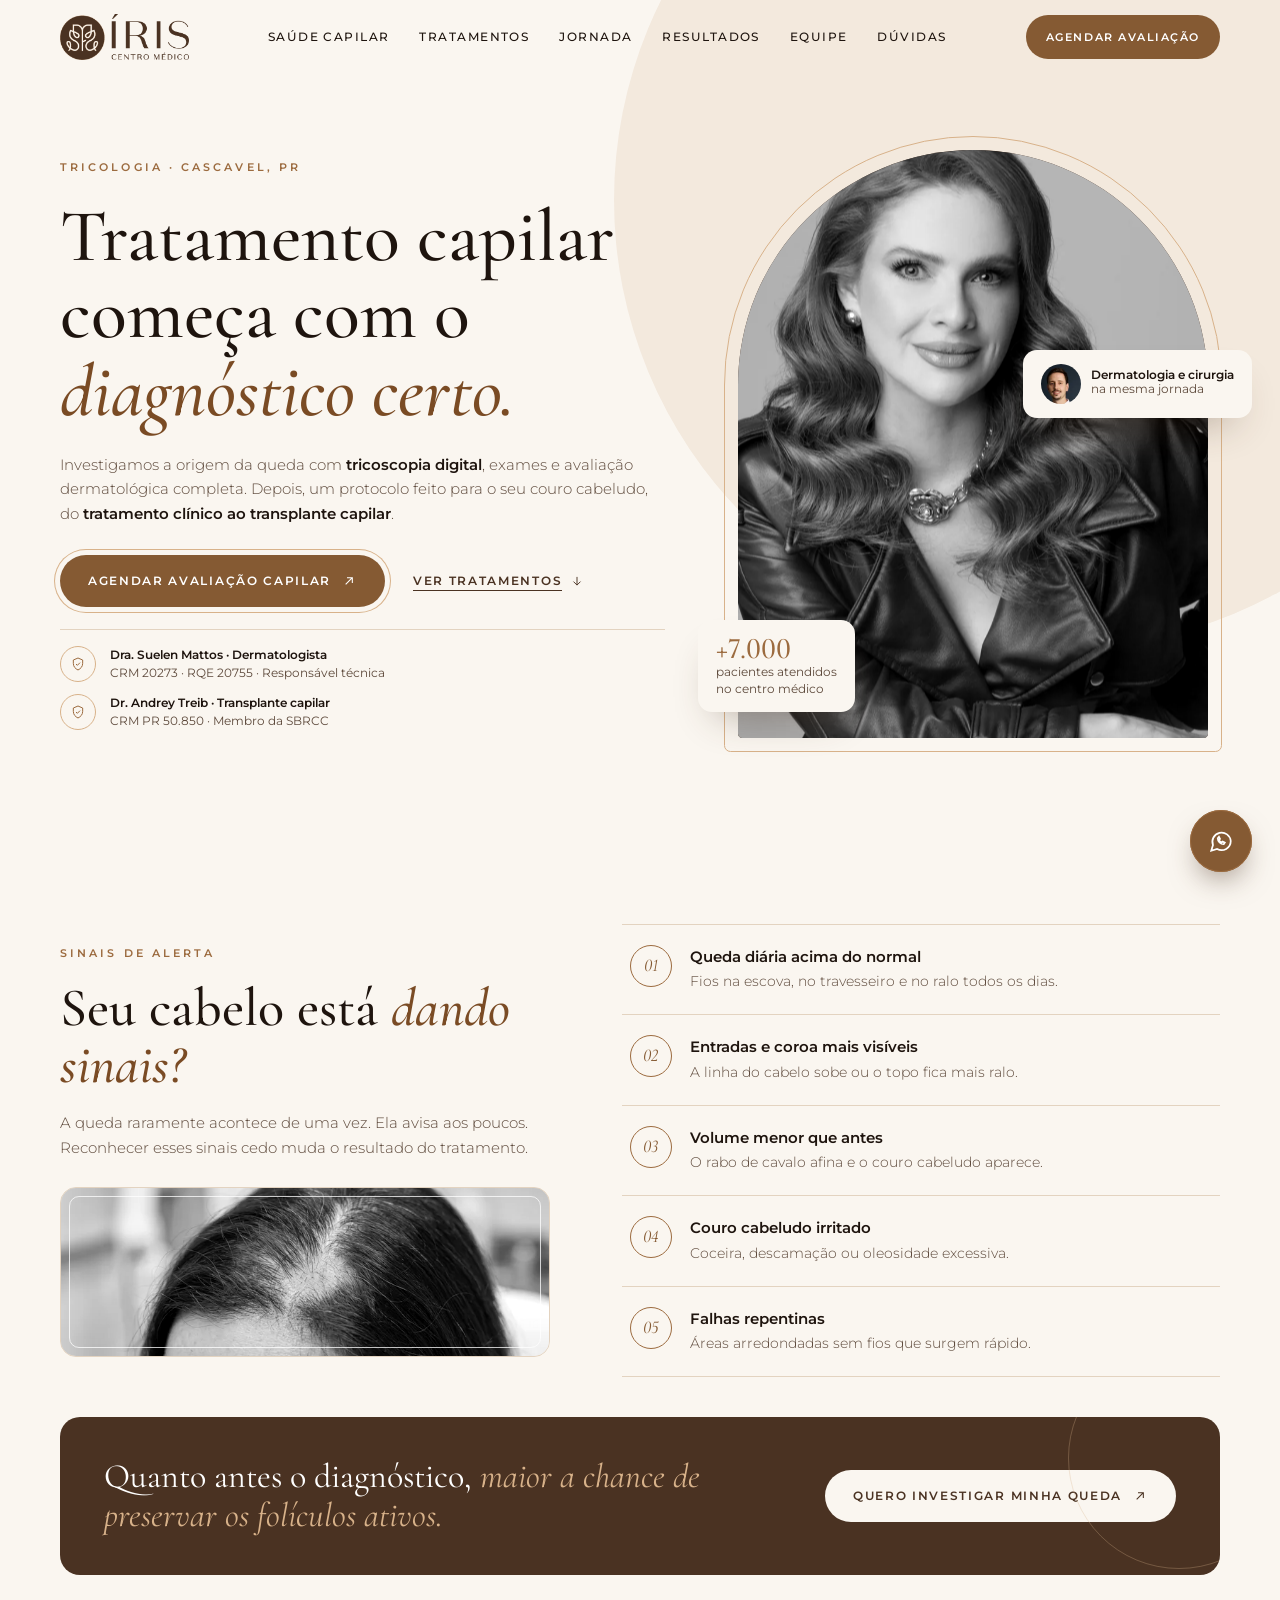
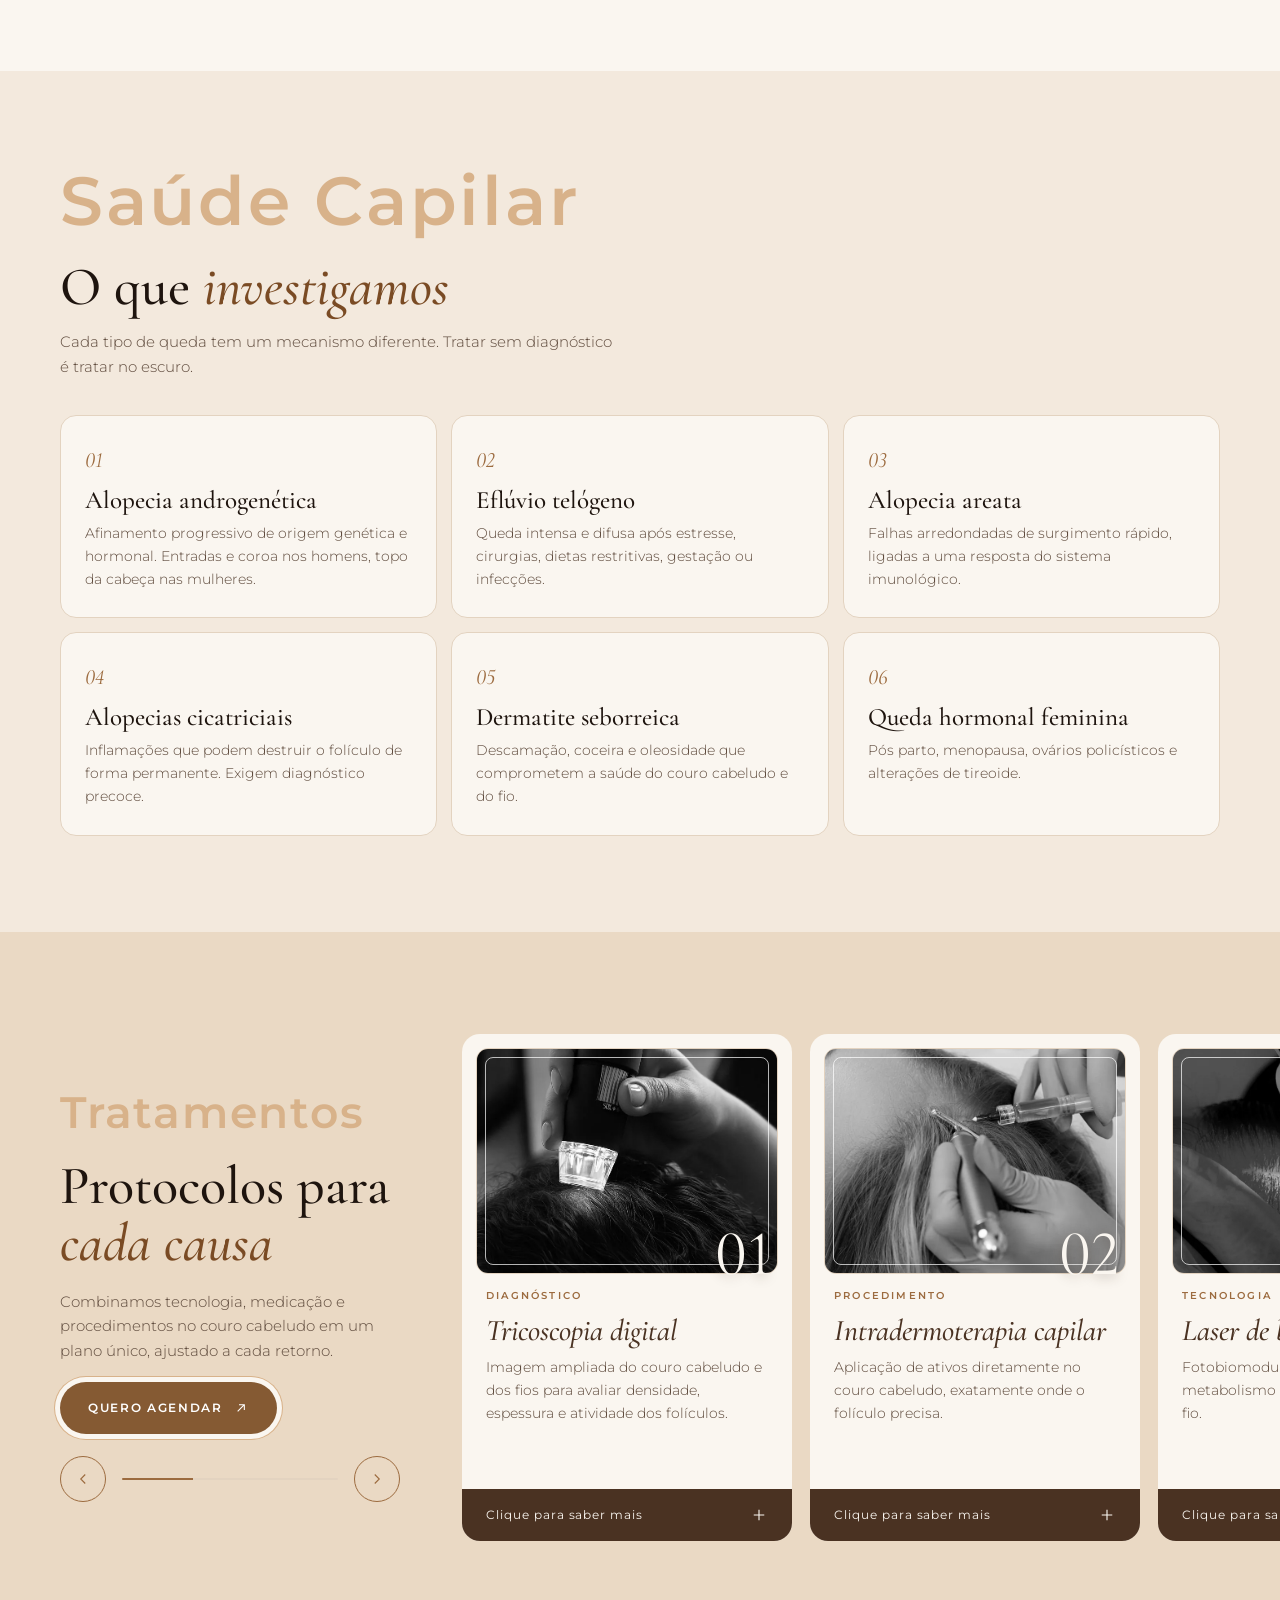
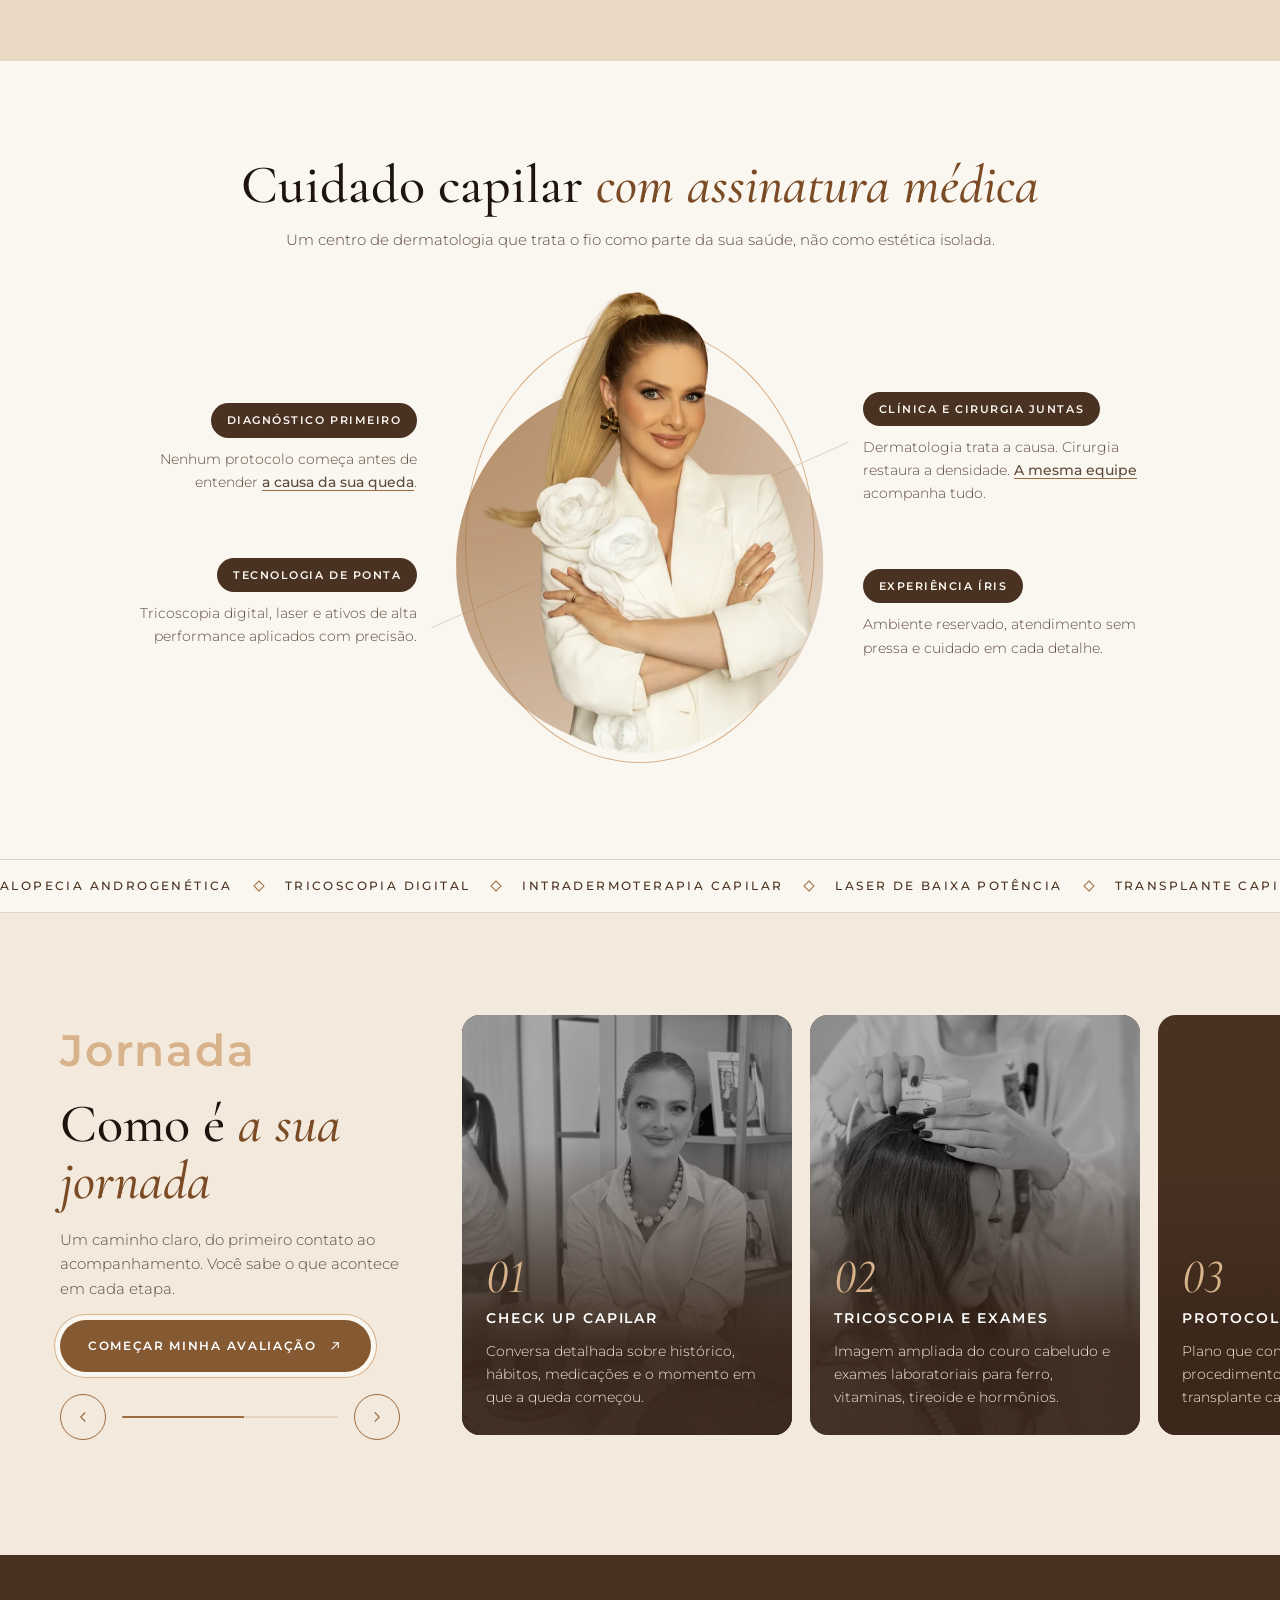
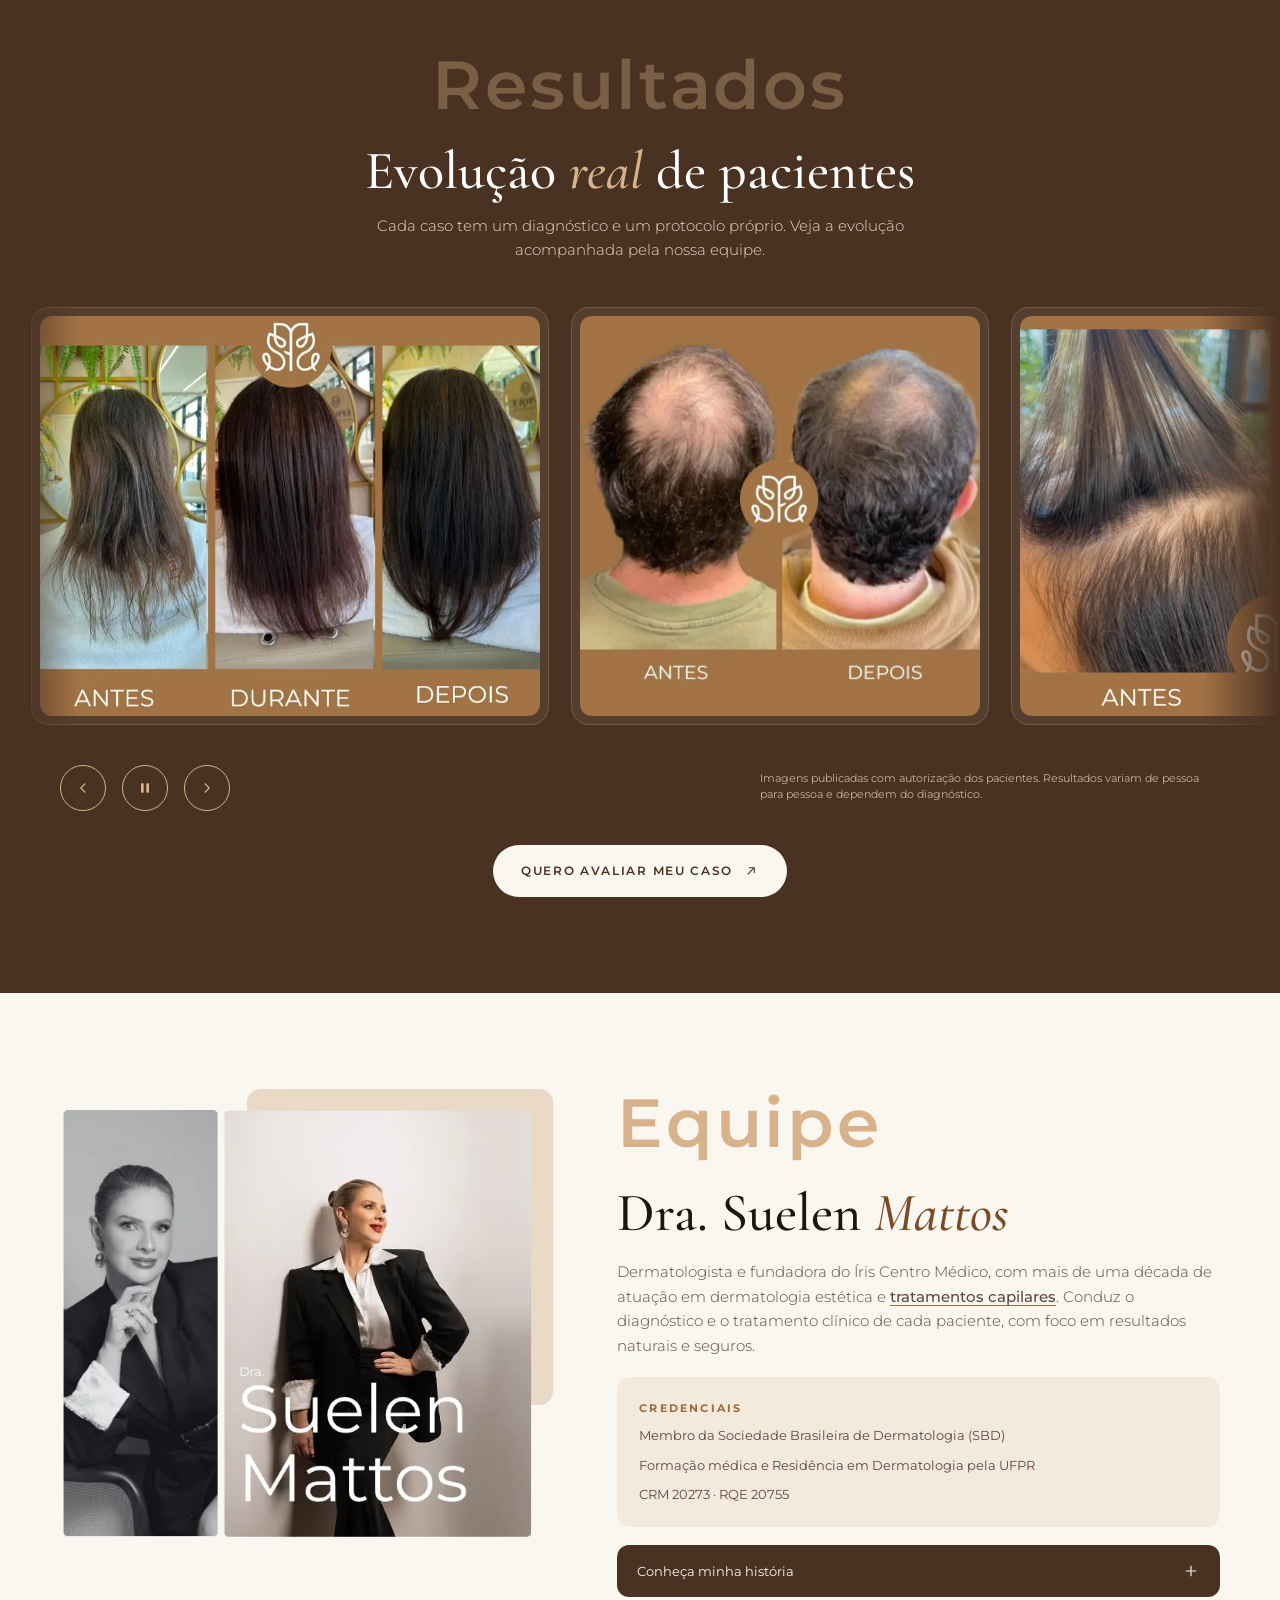
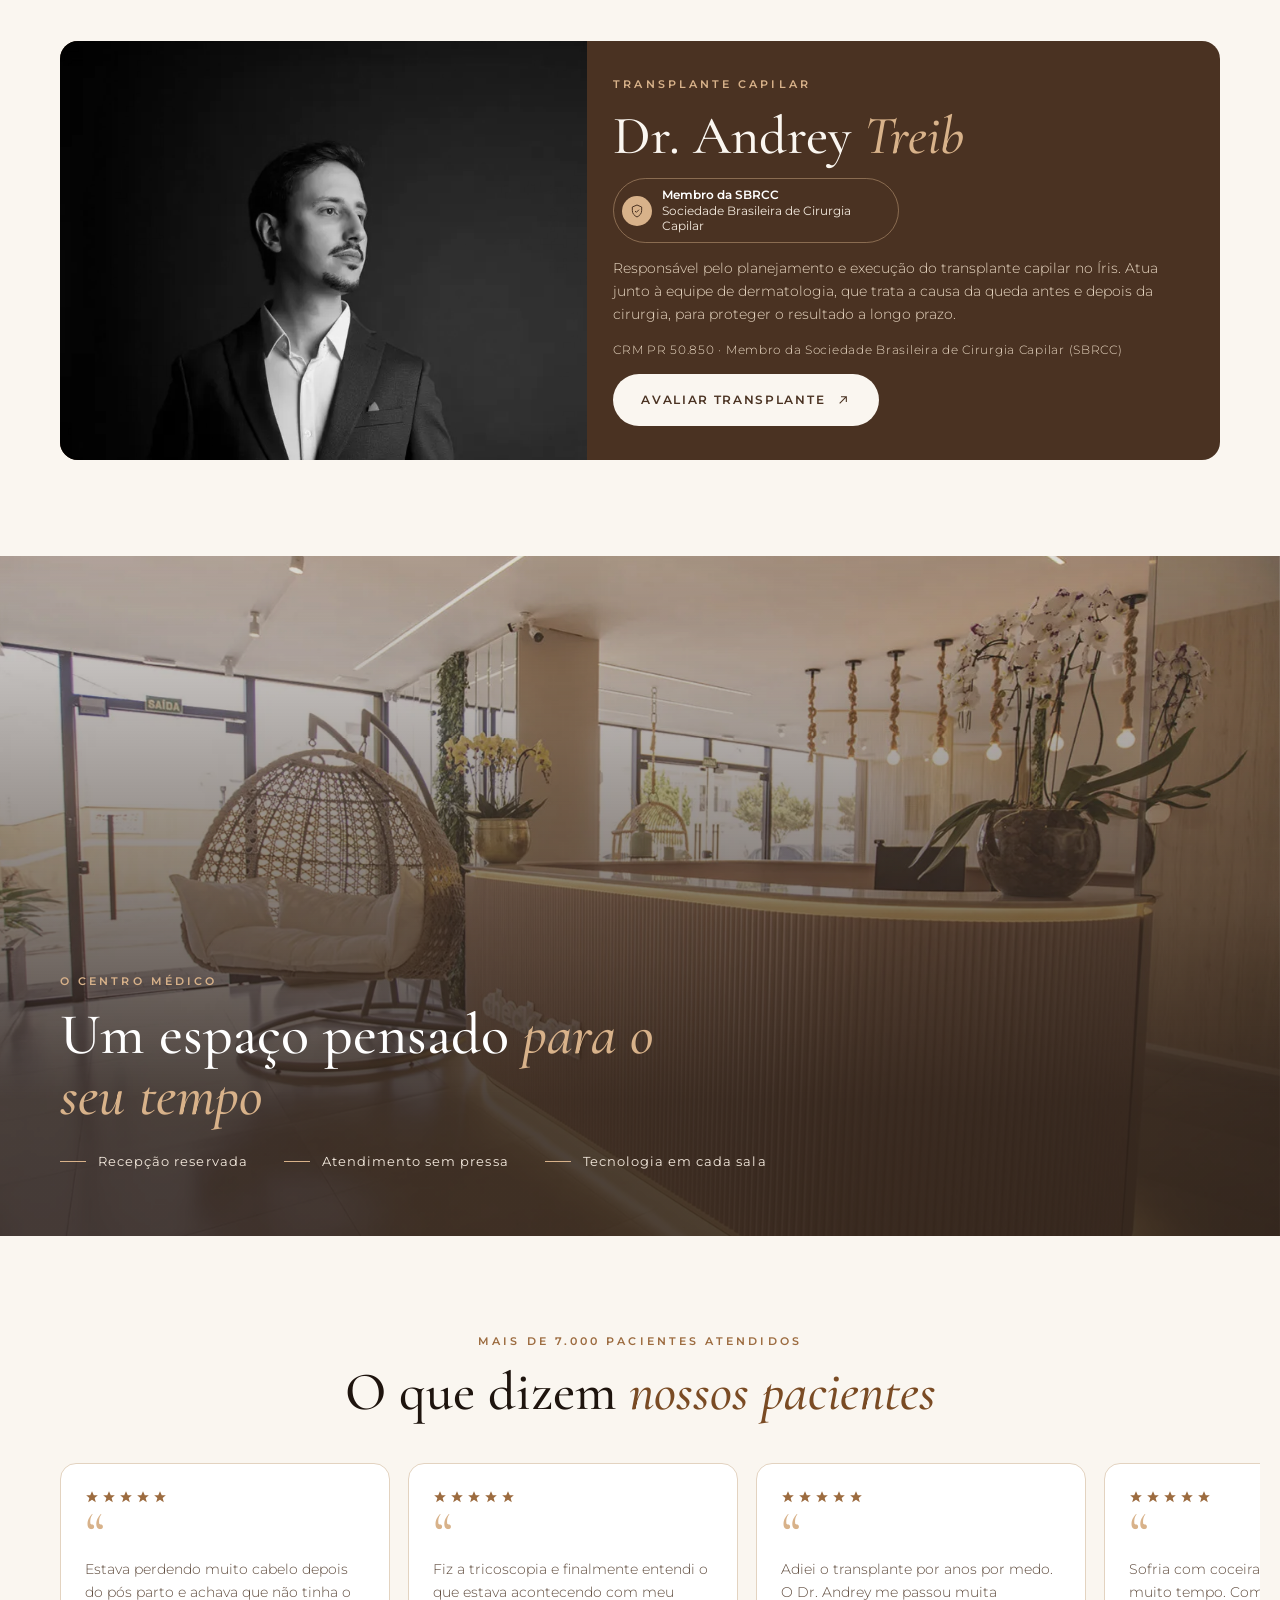
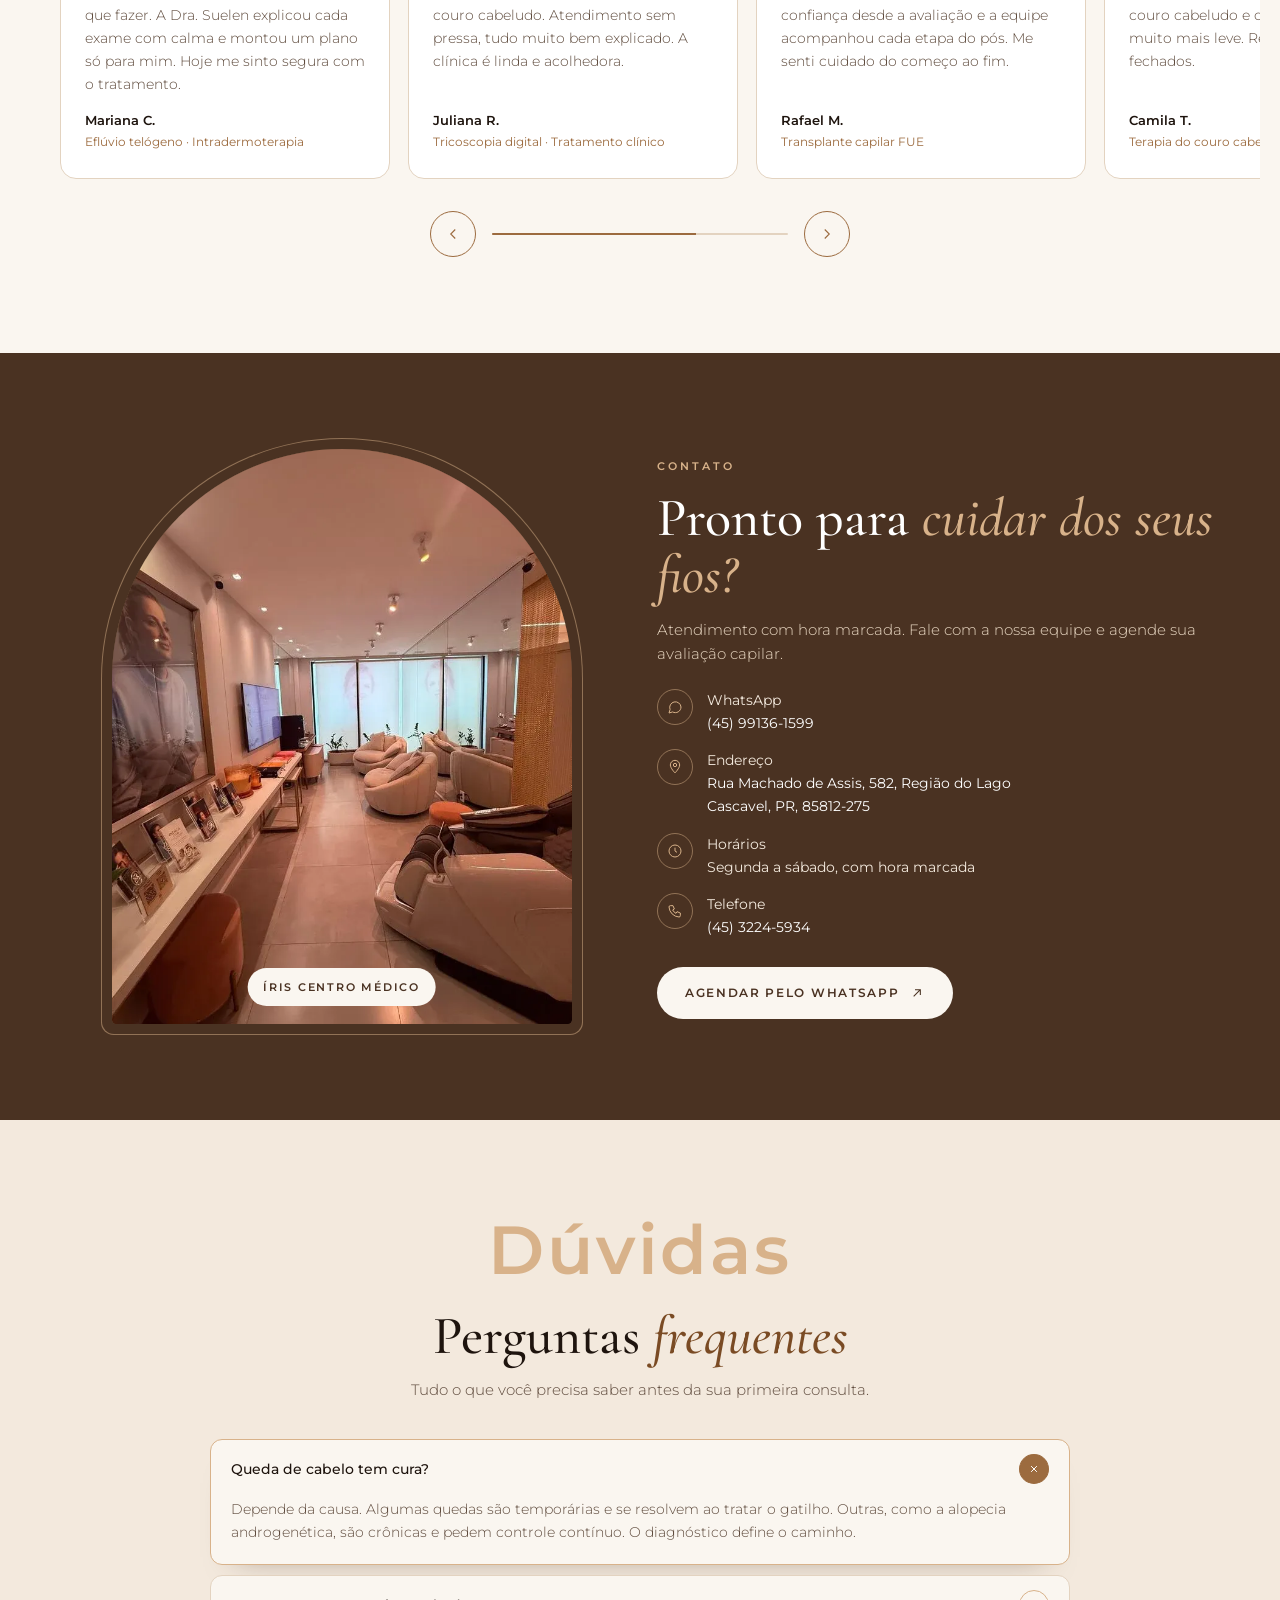
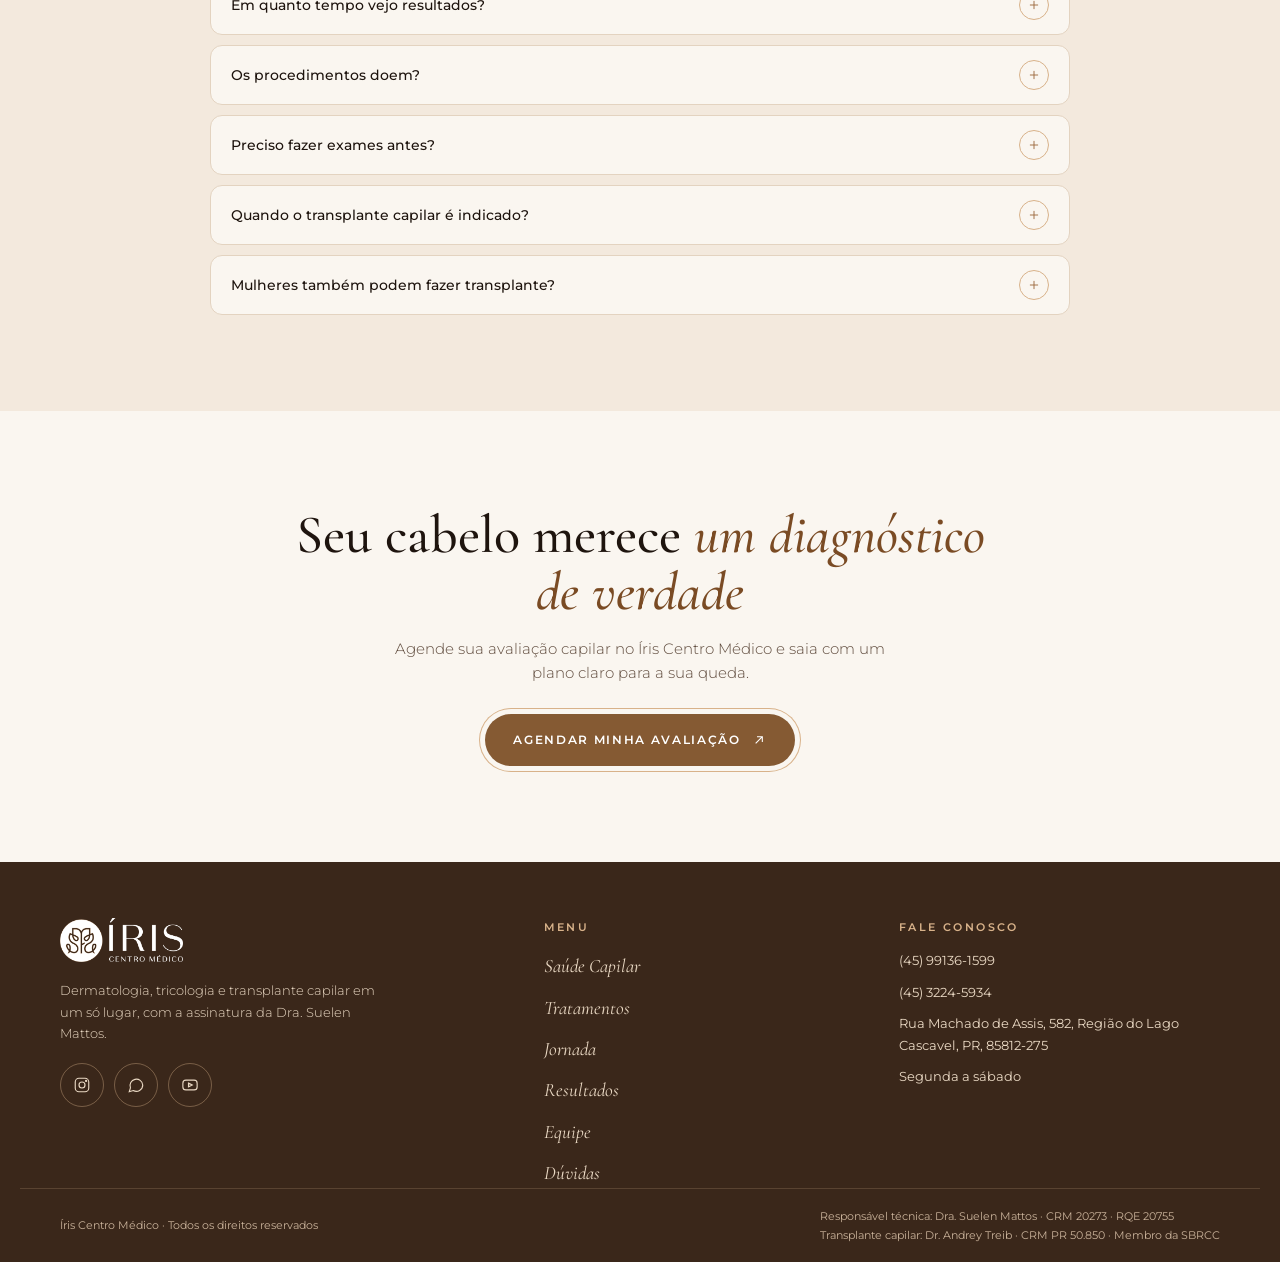
<file: iris-site-github/tricologia/index.html>
<!doctype html>
<html lang="pt-BR">
<head>
<link rel="icon" href="../assets/img/comum/favicon.png">
<link rel="apple-touch-icon" href="../assets/img/comum/apple-touch-icon.png">
<meta charset="utf-8">
<meta name="viewport" content="width=device-width, initial-scale=1">
<title>Tricologia e Transplante Capilar | Íris Centro Médico</title>
<meta name="description" content="Tratamento da queda de cabelo com diagnóstico por tricoscopia, protocolos personalizados e transplante capilar no Íris Centro Médico, da Dra. Suelen Mattos.">
<link rel="preconnect" href="https://fonts.googleapis.com">
<link rel="preconnect" href="https://fonts.gstatic.com" crossorigin>
<link href="https://fonts.googleapis.com/css2?family=Cormorant+Garamond:ital,wght@0,400;0,500;1,400;1,500&family=Montserrat:wght@300;400;500;600&display=swap" rel="stylesheet">
<link rel="stylesheet" href="../assets/css/style.css">
<link rel="stylesheet" href="../assets/css/tricologia.css">
</head>
<body>
<div class="page">

<header class="hdr" id="hdr">
<div class="wrap hdr-in">
<a class="logo" href="#inicio" aria-label="Íris Centro Médico, início"><img src="../assets/img/comum/logo-iris-escuro.png" alt="Íris Centro Médico"></a>
<nav class="nav" aria-label="Menu principal">
<a href="#patologias">Saúde Capilar</a>
<a href="#tratamentos">Tratamentos</a>
<a href="#jornada">Jornada</a>
<a href="#resultados">Resultados</a>
<a href="#equipe">Equipe</a>
<a href="#duvidas">Dúvidas</a>
</nav>
<a class="btn" href="https://wa.me/5545991361599?text=Ol%C3%A1!%20Gostaria%20de%20agendar%20uma%20avalia%C3%A7%C3%A3o%20capilar%20no%20%C3%8Dris%20Centro%20M%C3%A9dico." target="_blank" rel="noopener">Agendar avaliação</a>
<button class="burger" id="menuOpen" type="button" aria-label="Abrir menu"><svg width="20" height="20" viewBox="0 0 24 24" fill="none" stroke="currentColor" stroke-width="1.5"><path d="M4 8h16M4 16h16"></path></svg></button>
</div>
</header>

<div class="mnav" id="mnav" aria-hidden="true">
<button class="close" id="menuClose" type="button" aria-label="Fechar menu"><svg width="18" height="18" viewBox="0 0 24 24" fill="none" stroke="currentColor" stroke-width="1.5"><path d="M6 6l12 12M18 6L6 18"></path></svg></button>
<a href="#patologias">Saúde Capilar</a>
<a href="#tratamentos">Tratamentos</a>
<a href="#jornada">Jornada</a>
<a href="#resultados">Resultados</a>
<a href="#equipe">Equipe</a>
<a href="#duvidas">Dúvidas</a>
<a class="btn light" href="https://wa.me/5545991361599?text=Ol%C3%A1!%20Gostaria%20de%20agendar%20uma%20avalia%C3%A7%C3%A3o%20capilar%20no%20%C3%8Dris%20Centro%20M%C3%A9dico." target="_blank" rel="noopener">Agendar pelo WhatsApp</a>
</div>

<!-- HERO -->
<section class="hero" id="inicio">
<div class="wrap hero-grid">
<div class="hero-copy">
<span class="eyebrow rv">Tricologia · Cascavel, PR</span>
<h1 class="h1 rv d1">Tratamento capilar começa com o <em>diagnóstico certo.</em></h1>
<p class="lead rv d2">Investigamos a origem da queda com <b>tricoscopia digital</b>, exames e avaliação dermatológica completa. Depois, um protocolo feito para o seu couro cabeludo, do <b>tratamento clínico ao transplante capilar</b>.</p>
<div class="hero-ctas rv d3">
<a class="btn ring" href="https://wa.me/5545991361599?text=Ol%C3%A1!%20Gostaria%20de%20agendar%20uma%20avalia%C3%A7%C3%A3o%20capilar%20no%20%C3%8Dris%20Centro%20M%C3%A9dico." target="_blank" rel="noopener">Agendar avaliação capilar <svg width="16" height="16" viewBox="0 0 24 24" fill="none" stroke="currentColor" stroke-width="1.6"><path d="M7 17L17 7M9 7h8v8"></path></svg></a>
<a class="link-arrow" href="#tratamentos"><span>Ver tratamentos</span><svg width="14" height="14" viewBox="0 0 24 24" fill="none" stroke="currentColor" stroke-width="1.6"><path d="M12 5v14M6 13l6 6 6-6"></path></svg></a>
</div>
<div class="signs-row rv d4">
<div class="sign">
<div class="dot"><svg width="16" height="16" viewBox="0 0 24 24" fill="none" stroke="currentColor" stroke-width="1.5"><path d="M12 3l7 3v5c0 5-3 8-7 10-4-2-7-5-7-10V6z"></path><path d="M9 12l2 2 4-4"></path></svg></div>
<div><b>Dra. Suelen Mattos · Dermatologista</b>CRM 20273 · RQE 20755 · Responsável técnica</div>
</div>
<div class="sign">
<div class="dot"><svg width="16" height="16" viewBox="0 0 24 24" fill="none" stroke="currentColor" stroke-width="1.5"><path d="M12 3l7 3v5c0 5-3 8-7 10-4-2-7-5-7-10V6z"></path><path d="M9 12l2 2 4-4"></path></svg></div>
<div><b>Dr. Andrey Treib · Transplante capilar</b>CRM PR 50.850 · Membro da SBRCC</div>
</div>
</div>
</div>
<div class="hero-media rv z d2">
<div class="arch-line"></div>
<div class="arch"><img fetchpriority="high" decoding="async" class="px" data-speed="0.08" style="object-position:50% 8%" src="../assets/img/tricologia/dra-suelen-mattos-dermatologista-e-fundadora.webp" alt="Dra. Suelen Mattos, dermatologista e fundadora do Íris Centro Médico"></div>
<div class="float f1"><b>+7.000</b>pacientes atendidos<br>no centro médico</div>
<div class="float f2"><img loading="lazy" decoding="async" src="../assets/img/comum/dr-andrey-treib-miniatura.webp" alt=""><span><b style="font-family:var(--sans);font-size:12px;color:var(--ink);font-weight:600">Dermatologia e cirurgia</b>na mesma jornada</span></div>
</div>
</div>
</section>

<!-- DOR -->
<section class="sec pain">
<div class="wrap">
<div class="pain-grid">
<div class="pain-left">
<span class="eyebrow rv">Sinais de alerta</span>
<h2 class="h2 rv d1">Seu cabelo está <em>dando sinais?</em></h2>
<p class="lead rv d2">A queda raramente acontece de uma vez. Ela avisa aos poucos. Reconhecer esses sinais cedo muda o resultado do tratamento.</p>
<figure class="sframe rv d3"><img loading="lazy" decoding="async" src="../assets/img/comum/couro-cabeludo-com-rarefacao-na-linha.webp" alt="Couro cabeludo com rarefação na linha central"></figure>
</div>
<ul class="signs">
<li class="rv d0"><span class="sn">01</span><div><strong>Queda diária acima do normal</strong><span>Fios na escova, no travesseiro e no ralo todos os dias.</span></div></li>
<li class="rv d1"><span class="sn">02</span><div><strong>Entradas e coroa mais visíveis</strong><span>A linha do cabelo sobe ou o topo fica mais ralo.</span></div></li>
<li class="rv d2"><span class="sn">03</span><div><strong>Volume menor que antes</strong><span>O rabo de cavalo afina e o couro cabeludo aparece.</span></div></li>
<li class="rv d3"><span class="sn">04</span><div><strong>Couro cabeludo irritado</strong><span>Coceira, descamação ou oleosidade excessiva.</span></div></li>
<li class="rv d4"><span class="sn">05</span><div><strong>Falhas repentinas</strong><span>Áreas arredondadas sem fios que surgem rápido.</span></div></li>
</ul>
</div>
<div class="pain-cta rv">
<p>Quanto antes o diagnóstico, <em>maior a chance de preservar os folículos ativos.</em></p>
<a class="btn light" href="https://wa.me/5545991361599?text=Ol%C3%A1!%20Gostaria%20de%20agendar%20uma%20avalia%C3%A7%C3%A3o%20capilar%20no%20%C3%8Dris%20Centro%20M%C3%A9dico." target="_blank" rel="noopener">Quero investigar minha queda <svg width="16" height="16" viewBox="0 0 24 24" fill="none" stroke="currentColor" stroke-width="1.6"><path d="M7 17L17 7M9 7h8v8"></path></svg></a>
</div>
</div>
</section>

<!-- PATOLOGIAS -->
<section class="sec path" id="patologias">
<div class="wrap">
<div class="head">
<span class="ghost rv">Saúde Capilar</span>
<h2 class="h2 rv d1">O que <em>investigamos</em></h2>
<p class="lead rv d2" style="max-width:560px">Cada tipo de queda tem um mecanismo diferente. Tratar sem diagnóstico é tratar no escuro.</p>
</div>
<div class="pgrid">
<article class="pcard rv"><span class="n">01</span><h3>Alopecia androgenética</h3><p>Afinamento progressivo de origem genética e hormonal. Entradas e coroa nos homens, topo da cabeça nas mulheres.</p></article>
<article class="pcard rv d1"><span class="n">02</span><h3>Eflúvio telógeno</h3><p>Queda intensa e difusa após estresse, cirurgias, dietas restritivas, gestação ou infecções.</p></article>
<article class="pcard rv d2"><span class="n">03</span><h3>Alopecia areata</h3><p>Falhas arredondadas de surgimento rápido, ligadas a uma resposta do sistema imunológico.</p></article>
<article class="pcard rv"><span class="n">04</span><h3>Alopecias cicatriciais</h3><p>Inflamações que podem destruir o folículo de forma permanente. Exigem diagnóstico precoce.</p></article>
<article class="pcard rv d1"><span class="n">05</span><h3>Dermatite seborreica</h3><p>Descamação, coceira e oleosidade que comprometem a saúde do couro cabeludo e do fio.</p></article>
<article class="pcard rv d2"><span class="n">06</span><h3>Queda hormonal feminina</h3><p>Pós parto, menopausa, ovários policísticos e alterações de tireoide.</p></article>
</div>
</div>
</section>

<!-- TRATAMENTOS -->
<section class="sec trt" id="tratamentos">
<div class="wrap split">
<div class="split-copy">
<span class="ghost rv">Tratamentos</span>
<h2 class="h2 rv d1">Protocolos para <em>cada causa</em></h2>
<p class="lead rv d2">Combinamos tecnologia, medicação e procedimentos no couro cabeludo em um plano único, ajustado a cada retorno.</p>
<div class="rv d3"><a class="btn ring" href="https://wa.me/5545991361599?text=Ol%C3%A1!%20Gostaria%20de%20agendar%20uma%20avalia%C3%A7%C3%A3o%20capilar%20no%20%C3%8Dris%20Centro%20M%C3%A9dico." target="_blank" rel="noopener">Quero agendar <svg width="16" height="16" viewBox="0 0 24 24" fill="none" stroke="currentColor" stroke-width="1.6"><path d="M7 17L17 7M9 7h8v8"></path></svg></a></div>
<div class="ctrl rv d4">
<button class="arr" type="button" aria-label="Tratamento anterior" data-track="trk-trt" data-dir="-1"><svg width="18" height="18" viewBox="0 0 24 24" fill="none" stroke="currentColor" stroke-width="1.5"><path d="M15 6l-6 6 6 6"></path></svg></button>
<div class="prog" data-for="trk-trt"><span></span></div>
<button class="arr" type="button" aria-label="Próximo tratamento" data-track="trk-trt" data-dir="1"><svg width="18" height="18" viewBox="0 0 24 24" fill="none" stroke="currentColor" stroke-width="1.5"><path d="M9 6l6 6-6 6"></path></svg></button>
</div>
</div>
<p class="swipe-hint" data-for="trk-trt" aria-hidden="true">Arraste para o lado <svg width="16" height="16" viewBox="0 0 24 24" fill="none" stroke="currentColor" stroke-width="1.6"><path d="M5 12h14M13 6l6 6-6 6"></path></svg></p>
<div class="track rv r d2" id="trk-trt">

<div class="card-s">
<article class="tcard">
<figure class="tframe" style="margin:14px 14px 0"><div class="ph"><svg width="28" height="28" viewBox="0 0 24 24" fill="none" stroke="currentColor" stroke-width="1.3"><rect x="3" y="4" width="18" height="16" rx="2"></rect><circle cx="9" cy="10" r="2"></circle><path d="M21 16l-5-5-9 9"></path></svg>Imagem<br>Tricoscopia digital</div><img src="../assets/img/tricologia/tricoscopia-digital.webp" alt="Tricoscopia digital" loading="lazy" onerror="this.remove()"></figure>
<div class="tcard-top">
<span class="num">01</span>
<span class="tag">Diagnóstico</span>
<h3>Tricoscopia digital</h3>
<p>Imagem ampliada do couro cabeludo e dos fios para avaliar densidade, espessura e atividade dos folículos.</p>
<div class="more"><div><p>É a base de todo protocolo e permite comparar a evolução em cada retorno.</p></div></div>
</div>
<button class="tcard-foot js-toggle" type="button" aria-expanded="false" data-open="Fechar" data-closed="Clique para saber mais"><span>Clique para saber mais</span><svg width="18" height="18" viewBox="0 0 24 24" fill="none" stroke="currentColor" stroke-width="1.5"><path d="M12 5v14M5 12h14"></path></svg></button>
</article>
</div>
<div class="card-s">
<article class="tcard">
<figure class="tframe" style="margin:14px 14px 0"><div class="ph"><svg width="28" height="28" viewBox="0 0 24 24" fill="none" stroke="currentColor" stroke-width="1.3"><rect x="3" y="4" width="18" height="16" rx="2"></rect><circle cx="9" cy="10" r="2"></circle><path d="M21 16l-5-5-9 9"></path></svg>Imagem<br>Intradermoterapia capilar</div><img src="../assets/img/comum/intradermoterapia-capilar.webp" alt="Intradermoterapia capilar" loading="lazy" onerror="this.remove()"></figure>
<div class="tcard-top">
<span class="num">02</span>
<span class="tag">Procedimento</span>
<h3>Intradermoterapia capilar</h3>
<p>Aplicação de ativos diretamente no couro cabeludo, exatamente onde o folículo precisa.</p>
<div class="more"><div><p>Sessões rápidas, com anestesia tópica quando indicado e sem tempo de recuperação.</p></div></div>
</div>
<button class="tcard-foot js-toggle" type="button" aria-expanded="false" data-open="Fechar" data-closed="Clique para saber mais"><span>Clique para saber mais</span><svg width="18" height="18" viewBox="0 0 24 24" fill="none" stroke="currentColor" stroke-width="1.5"><path d="M12 5v14M5 12h14"></path></svg></button>
</article>
</div>
<div class="card-s">
<article class="tcard">
<figure class="tframe" style="margin:14px 14px 0"><div class="ph"><svg width="28" height="28" viewBox="0 0 24 24" fill="none" stroke="currentColor" stroke-width="1.3"><rect x="3" y="4" width="18" height="16" rx="2"></rect><circle cx="9" cy="10" r="2"></circle><path d="M21 16l-5-5-9 9"></path></svg>Imagem<br>Laser de baixa potência</div><img src="../assets/img/comum/laser-de-baixa-potencia.webp" alt="Laser de baixa potência" loading="lazy" onerror="this.remove()"></figure>
<div class="tcard-top">
<span class="num">03</span>
<span class="tag">Tecnologia</span>
<h3>Laser de baixa potência</h3>
<p>Fotobiomodulação que estimula o metabolismo do folículo e fortalece o fio.</p>
<div class="more"><div><p>Indolor e sem afastamento. Potencializa o tratamento clínico.</p></div></div>
</div>
<button class="tcard-foot js-toggle" type="button" aria-expanded="false" data-open="Fechar" data-closed="Clique para saber mais"><span>Clique para saber mais</span><svg width="18" height="18" viewBox="0 0 24 24" fill="none" stroke="currentColor" stroke-width="1.5"><path d="M12 5v14M5 12h14"></path></svg></button>
</article>
</div>
<div class="card-s">
<article class="tcard">
<figure class="tframe" style="margin:14px 14px 0"><div class="ph"><svg width="28" height="28" viewBox="0 0 24 24" fill="none" stroke="currentColor" stroke-width="1.3"><rect x="3" y="4" width="18" height="16" rx="2"></rect><circle cx="9" cy="10" r="2"></circle><path d="M21 16l-5-5-9 9"></path></svg>Imagem<br>MesojectGun</div><img src="../assets/img/tricologia/aplicacao-capilar-com-mesojectgun.webp" alt="Aplicação capilar com MesojectGun" loading="lazy" onerror="this.remove()"></figure>
<div class="tcard-top">
<span class="num">04</span>
<span class="tag">Tecnologia</span>
<h3>MesojectGun</h3>
<p>Dispositivo que aplica os ativos no couro cabeludo com profundidade e dose controladas, ponto a ponto.</p>
<div class="more"><div><p>Aplicação mais uniforme e confortável que a técnica manual. Indicado conforme o diagnóstico, em sessões programadas.</p></div></div>
</div>
<button class="tcard-foot js-toggle" type="button" aria-expanded="false" data-open="Fechar" data-closed="Clique para saber mais"><span>Clique para saber mais</span><svg width="18" height="18" viewBox="0 0 24 24" fill="none" stroke="currentColor" stroke-width="1.5"><path d="M12 5v14M5 12h14"></path></svg></button>
</article>
</div>
<div class="card-s">
<article class="tcard">
<figure class="tframe" style="margin:14px 14px 0"><div class="ph"><svg width="28" height="28" viewBox="0 0 24 24" fill="none" stroke="currentColor" stroke-width="1.3"><rect x="3" y="4" width="18" height="16" rx="2"></rect><circle cx="9" cy="10" r="2"></circle><path d="M21 16l-5-5-9 9"></path></svg>Imagem<br>Tratamento medicamentoso</div><img src="../assets/img/comum/tratamento-medicamentoso.webp" alt="Tratamento medicamentoso" loading="lazy" onerror="this.remove()"></figure>
<div class="tcard-top">
<span class="num">05</span>
<span class="tag">Clínico</span>
<h3>Tratamento medicamentoso</h3>
<p>Medicações orais e tópicas prescritas conforme diagnóstico, exames e perfil hormonal.</p>
<div class="more"><div><p>Ajustado a cada consulta, com acompanhamento de perto dos resultados.</p></div></div>
</div>
<button class="tcard-foot js-toggle" type="button" aria-expanded="false" data-open="Fechar" data-closed="Clique para saber mais"><span>Clique para saber mais</span><svg width="18" height="18" viewBox="0 0 24 24" fill="none" stroke="currentColor" stroke-width="1.5"><path d="M12 5v14M5 12h14"></path></svg></button>
</article>
</div>
<div class="card-s">
<article class="tcard">
<figure class="tframe" style="margin:14px 14px 0"><div class="ph"><svg width="28" height="28" viewBox="0 0 24 24" fill="none" stroke="currentColor" stroke-width="1.3"><rect x="3" y="4" width="18" height="16" rx="2"></rect><circle cx="9" cy="10" r="2"></circle><path d="M21 16l-5-5-9 9"></path></svg>Imagem<br>Terapia do couro cabeludo</div><img src="../assets/img/comum/terapia-do-couro-cabeludo.webp" alt="Terapia do couro cabeludo" loading="lazy" onerror="this.remove()"></figure>
<div class="tcard-top">
<span class="num">06</span>
<span class="tag">Saúde do couro</span>
<h3>Terapia do couro cabeludo</h3>
<p>Controle de oleosidade, descamação e inflamação para criar o ambiente ideal ao crescimento.</p>
<div class="more"><div><p>Essencial em casos de dermatite seborreica e sensibilidade.</p></div></div>
</div>
<button class="tcard-foot js-toggle" type="button" aria-expanded="false" data-open="Fechar" data-closed="Clique para saber mais"><span>Clique para saber mais</span><svg width="18" height="18" viewBox="0 0 24 24" fill="none" stroke="currentColor" stroke-width="1.5"><path d="M12 5v14M5 12h14"></path></svg></button>
</article>
</div>
<div class="card-s">
<article class="tcard">
<figure class="tframe" style="margin:14px 14px 0"><div class="ph"><svg width="28" height="28" viewBox="0 0 24 24" fill="none" stroke="currentColor" stroke-width="1.3"><rect x="3" y="4" width="18" height="16" rx="2"></rect><circle cx="9" cy="10" r="2"></circle><path d="M21 16l-5-5-9 9"></path></svg>Imagem<br>Transplante capilar FUE</div><img src="../assets/img/tricologia/transplante-capilar-fue.webp" alt="Transplante capilar FUE" loading="lazy" onerror="this.remove()"></figure>
<div class="tcard-top">
<span class="num">07</span>
<span class="tag">Cirurgia</span>
<h3>Transplante capilar FUE</h3>
<p>Técnica fio a fio que redistribui folículos da área doadora para as regiões de falha.</p>
<div class="more"><div><p>Indicado com a queda estabilizada. Conduzido pelo Dr. Andrey Treib, membro da Sociedade Brasileira de Cirurgia Capilar (SBRCC).</p></div></div>
</div>
<button class="tcard-foot js-toggle" type="button" aria-expanded="false" data-open="Fechar" data-closed="Clique para saber mais"><span>Clique para saber mais</span><svg width="18" height="18" viewBox="0 0 24 24" fill="none" stroke="currentColor" stroke-width="1.5"><path d="M12 5v14M5 12h14"></path></svg></button>
</article>
</div>
</div>
</div>
</section>

<!-- DIFERENCIAIS -->
<section class="sec dif">
<div class="wrap">
<div class="head c">
<h2 class="h2 rv">Cuidado capilar <em>com assinatura médica</em></h2>
<p class="lead rv d1">Um centro de dermatologia que trata o fio como parte da sua saúde, não como estética isolada.</p>
</div>
<div class="dif-grid">
<div class="dif-col left">
<div class="dif-item rv l"><span class="pill">Diagnóstico primeiro</span><p>Nenhum protocolo começa antes de entender <a class="u inline" href="#patologias">a causa da sua queda</a>.</p></div>
<div class="dif-item rv l d1"><span class="pill">Tecnologia de ponta</span><p>Tricoscopia digital, laser e ativos de alta performance aplicados com precisão.</p></div>
</div>
<div class="dif-photo rv z d1"><img loading="lazy" decoding="async" src="../assets/img/tricologia/dra-suelen-mattos-dermatologista-e-fundadora-2.webp" alt="Dra. Suelen Mattos, dermatologista e fundadora do Íris Centro Médico"></div>
<div class="dif-col right">
<div class="dif-item rv r"><span class="pill">Clínica e cirurgia juntas</span><p>Dermatologia trata a causa. Cirurgia restaura a densidade. <a class="u inline" href="#equipe">A mesma equipe</a> acompanha tudo.</p></div>
<div class="dif-item rv r d1"><span class="pill">Experiência Íris</span><p>Ambiente reservado, atendimento sem pressa e cuidado em cada detalhe.</p></div>
</div>
</div>
</div>
</section>

<!-- MARQUEE -->
<div class="marquee" aria-hidden="true">
<div class="marquee-in">
<span>Alopecia androgenética <i></i> Tricoscopia digital <i></i> Intradermoterapia capilar <i></i> Laser de baixa potência <i></i> Transplante capilar FUE <i></i> Eflúvio telógeno <i></i> Alopecia areata <i></i> MesojectGun <i></i> Saúde do couro cabeludo <i></i></span>
<span>Alopecia androgenética <i></i> Tricoscopia digital <i></i> Intradermoterapia capilar <i></i> Laser de baixa potência <i></i> Transplante capilar FUE <i></i> Eflúvio telógeno <i></i> Alopecia areata <i></i> MesojectGun <i></i> Saúde do couro cabeludo <i></i></span>
</div>
</div>

<!-- JORNADA -->
<section class="sec jor" id="jornada">
<div class="wrap split">
<div class="split-copy">
<span class="ghost rv">Jornada</span>
<h2 class="h2 rv d1">Como é <em>a sua jornada</em></h2>
<p class="lead rv d2">Um caminho claro, do primeiro contato ao acompanhamento. Você sabe o que acontece em cada etapa.</p>
<div class="rv d3"><a class="btn ring" href="https://wa.me/5545991361599?text=Ol%C3%A1!%20Gostaria%20de%20agendar%20uma%20avalia%C3%A7%C3%A3o%20capilar%20no%20%C3%8Dris%20Centro%20M%C3%A9dico." target="_blank" rel="noopener">Começar minha avaliação <svg width="16" height="16" viewBox="0 0 24 24" fill="none" stroke="currentColor" stroke-width="1.6"><path d="M7 17L17 7M9 7h8v8"></path></svg></a></div>
<div class="ctrl rv d4">
<button class="arr" type="button" aria-label="Etapa anterior" data-track="trk-jor" data-dir="-1"><svg width="18" height="18" viewBox="0 0 24 24" fill="none" stroke="currentColor" stroke-width="1.5"><path d="M15 6l-6 6 6 6"></path></svg></button>
<div class="prog" data-for="trk-jor"><span></span></div>
<button class="arr" type="button" aria-label="Próxima etapa" data-track="trk-jor" data-dir="1"><svg width="18" height="18" viewBox="0 0 24 24" fill="none" stroke="currentColor" stroke-width="1.5"><path d="M9 6l6 6-6 6"></path></svg></button>
</div>
</div>
<p class="swipe-hint" data-for="trk-jor" aria-hidden="true">Arraste para o lado <svg width="16" height="16" viewBox="0 0 24 24" fill="none" stroke="currentColor" stroke-width="1.6"><path d="M5 12h14M13 6l6 6-6 6"></path></svg></p>
<div class="track rv r d2" id="trk-jor">
<div class="card-s"><article class="jcard"><img loading="lazy" decoding="async" src="../assets/img/tricologia/dra-suelen-miniatura.webp" alt=""><div class="shade"></div><div class="jcard-body"><span class="step">01</span><h3>Check up capilar</h3><p>Conversa detalhada sobre histórico, hábitos, medicações e o momento em que a queda começou.</p></div></article></div>
<div class="card-s"><article class="jcard"><img loading="lazy" decoding="async" src="../assets/img/tricologia/exame-de-tricoscopia-digital-no-couro.webp" alt="Exame de tricoscopia digital no couro cabeludo" style="object-position:50% 20%"><div class="shade"></div><div class="jcard-body"><span class="step">02</span><h3>Tricoscopia e exames</h3><p>Imagem ampliada do couro cabeludo e exames laboratoriais para ferro, vitaminas, tireoide e hormônios.</p></div></article></div>
<div class="card-s"><article class="jcard"><img loading="lazy" decoding="async" src="../assets/img/tricologia/dra-suelen-mattos.webp" alt="Dra. Suelen Mattos"><div class="shade"></div><div class="jcard-body"><span class="step">03</span><h3>Protocolo sob medida</h3><p>Plano que combina tratamento clínico, procedimentos e, quando indicado, transplante capilar.</p></div></article></div>
<div class="card-s"><article class="jcard"><img loading="lazy" decoding="async" src="../assets/img/comum/recepcao-iris-vertical.webp" alt=""><div class="shade"></div><div class="jcard-body"><span class="step">04</span><h3>Acompanhamento</h3><p>Retornos com fotos padronizadas e nova tricoscopia para medir a evolução e ajustar o plano.</p></div></article></div>
</div>
</div>
</section>

<!-- ANTES E DEPOIS -->
<!-- Publicar apenas casos reais, com autorização por escrito do paciente e sem edição das fotos. -->
<section class="sec res" id="resultados">
<div class="wrap">
<div class="head c">
<span class="ghost rv" style="color:rgba(216,178,138,.35)">Resultados</span>
<h2 class="h2 rv d1">Evolução <em>real</em> de pacientes</h2>
<p class="lead rv d2" style="max-width:560px">Cada caso tem um diagnóstico e um protocolo próprio. Veja a evolução acompanhada pela nossa equipe.</p>
</div>
</div>
<div class="res-track" id="res-track" tabindex="0" aria-label="Galeria de antes e depois. Arraste para ver mais.">
<div class="res-row">
<figure class="ba bax"><div class="ba-one" style="aspect-ratio:860/688;--r:1.2500"><img src="../assets/img/tricologia/antes-e-depois-de-tratamento-capilar.webp" alt="Antes e depois de tratamento capilar, caso 01" width="860" height="688" loading="lazy" draggable="false"></div></figure>
<figure class="ba bax"><div class="ba-one" style="aspect-ratio:860/860;--r:1.0000"><img src="../assets/img/tricologia/antes-e-depois-de-tratamento-capilar-2.webp" alt="Antes e depois de tratamento capilar, caso 02" width="860" height="860" loading="lazy" draggable="false"></div></figure>
<figure class="ba bax"><div class="ba-one" style="aspect-ratio:860/688;--r:1.2500"><img src="../assets/img/tricologia/antes-e-depois-de-tratamento-capilar-3.webp" alt="Antes e depois de tratamento capilar, caso 03" width="860" height="688" loading="lazy" draggable="false"></div></figure>
<figure class="ba bax"><div class="ba-one" style="aspect-ratio:860/860;--r:1.0000"><img src="../assets/img/tricologia/antes-e-depois-de-tratamento-capilar-4.webp" alt="Antes e depois de tratamento capilar, caso 04" width="860" height="860" loading="lazy" draggable="false"></div></figure>
<figure class="ba bax"><div class="ba-one" style="aspect-ratio:860/860;--r:1.0000"><img src="../assets/img/tricologia/antes-e-depois-de-tratamento-capilar-5.webp" alt="Antes e depois de tratamento capilar, caso 05" width="860" height="860" loading="lazy" draggable="false"></div></figure>
<figure class="ba bax"><div class="ba-one" style="aspect-ratio:860/860;--r:1.0000"><img src="../assets/img/tricologia/antes-e-depois-de-tratamento-capilar-6.webp" alt="Antes e depois de tratamento capilar, caso 06" width="860" height="860" loading="lazy" draggable="false"></div></figure>
<figure class="ba bax"><div class="ba-one" style="aspect-ratio:860/860;--r:1.0000"><img src="../assets/img/tricologia/antes-e-depois-de-tratamento-capilar-7.webp" alt="Antes e depois de tratamento capilar, caso 07" width="860" height="860" loading="lazy" draggable="false"></div></figure>
<figure class="ba bax"><div class="ba-one" style="aspect-ratio:688/860;--r:0.8000"><img src="../assets/img/tricologia/antes-e-depois-de-tratamento-capilar-8.webp" alt="Antes e depois de tratamento capilar, caso 08" width="688" height="860" loading="lazy" draggable="false"></div></figure>
<figure class="ba bax"><div class="ba-one" style="aspect-ratio:860/860;--r:1.0000"><img src="../assets/img/tricologia/antes-e-depois-de-tratamento-capilar-9.webp" alt="Antes e depois de tratamento capilar, caso 09" width="860" height="860" loading="lazy" draggable="false"></div></figure>
<figure class="ba bax"><div class="ba-one" style="aspect-ratio:860/688;--r:1.2500"><img src="../assets/img/tricologia/antes-e-depois-de-tratamento-capilar-10.webp" alt="Antes e depois de tratamento capilar, caso 10" width="860" height="688" loading="lazy" draggable="false"></div></figure>
<figure class="ba bax"><div class="ba-one" style="aspect-ratio:860/860;--r:1.0000"><img src="../assets/img/tricologia/antes-e-depois-de-tratamento-capilar-11.webp" alt="Antes e depois de tratamento capilar, caso 11" width="860" height="860" loading="lazy" draggable="false"></div></figure>
<figure class="ba bax"><div class="ba-one" style="aspect-ratio:688/860;--r:0.8000"><img src="../assets/img/tricologia/antes-e-depois-de-tratamento-capilar-12.webp" alt="Antes e depois de tratamento capilar, caso 12" width="688" height="860" loading="lazy" draggable="false"></div></figure>
<figure class="ba bax"><div class="ba-one" style="aspect-ratio:645/860;--r:0.7500"><img src="../assets/img/tricologia/antes-e-depois-de-tratamento-capilar-13.webp" alt="Antes e depois de tratamento capilar, caso 13" width="645" height="860" loading="lazy" draggable="false"></div></figure>
<figure class="ba bax"><div class="ba-one" style="aspect-ratio:645/860;--r:0.7500"><img src="../assets/img/tricologia/antes-e-depois-de-tratamento-capilar-14.webp" alt="Antes e depois de tratamento capilar, caso 14" width="645" height="860" loading="lazy" draggable="false"></div></figure>
<figure class="ba bax"><div class="ba-one" style="aspect-ratio:860/645;--r:1.3333"><img src="../assets/img/tricologia/antes-e-depois-de-tratamento-capilar-15.webp" alt="Antes e depois de tratamento capilar, caso 15" width="860" height="645" loading="lazy" draggable="false"></div></figure>
<figure class="ba bax"><div class="ba-one" style="aspect-ratio:645/860;--r:0.7500"><img src="../assets/img/tricologia/antes-e-depois-de-tratamento-capilar-16.webp" alt="Antes e depois de tratamento capilar, caso 16" width="645" height="860" loading="lazy" draggable="false"></div></figure>
<figure class="ba bax"><div class="ba-one" style="aspect-ratio:860/860;--r:1.0000"><img src="../assets/img/tricologia/antes-e-depois-de-tratamento-capilar-17.webp" alt="Antes e depois de tratamento capilar, caso 17" width="860" height="860" loading="lazy" draggable="false"></div></figure>
<figure class="ba bax"><div class="ba-one" style="aspect-ratio:860/688;--r:1.2500"><img src="../assets/img/tricologia/antes-e-depois-de-tratamento-capilar-18.webp" alt="Antes e depois de tratamento capilar, caso 18" width="860" height="688" loading="lazy" draggable="false"></div></figure>
<figure class="ba bax"><div class="ba-one" style="aspect-ratio:860/688;--r:1.2500"><img src="../assets/img/tricologia/antes-e-depois-de-tratamento-capilar-19.webp" alt="Antes e depois de tratamento capilar, caso 19" width="860" height="688" loading="lazy" draggable="false"></div></figure>
<figure class="ba bax"><div class="ba-one" style="aspect-ratio:860/688;--r:1.2500"><img src="../assets/img/tricologia/antes-e-depois-de-tratamento-capilar-20.webp" alt="Antes e depois de tratamento capilar, caso 20" width="860" height="688" loading="lazy" draggable="false"></div></figure>
<figure class="ba bax"><div class="ba-one" style="aspect-ratio:860/688;--r:1.2500"><img src="../assets/img/tricologia/antes-e-depois-de-tratamento-capilar-21.webp" alt="Antes e depois de tratamento capilar, caso 21" width="860" height="688" loading="lazy" draggable="false"></div></figure>
<figure class="ba bax"><div class="ba-one" style="aspect-ratio:860/688;--r:1.2500"><img src="../assets/img/tricologia/antes-e-depois-de-tratamento-capilar-22.webp" alt="Antes e depois de tratamento capilar, caso 22" width="860" height="688" loading="lazy" draggable="false"></div></figure>
</div>
</div>
<div class="wrap">
<div class="res-foot">
<div class="ctrl" style="flex:1;max-width:420px">
<button class="arr" type="button" aria-label="Caso anterior" data-res="-1"><svg width="18" height="18" viewBox="0 0 24 24" fill="none" stroke="currentColor" stroke-width="1.5"><path d="M15 6l-6 6 6 6"></path></svg></button>
<button class="arr res-play" type="button" aria-label="Pausar galeria" id="res-play"><svg class="i-pause" width="16" height="16" viewBox="0 0 24 24" fill="currentColor"><rect x="6" y="5" width="4" height="14" rx="1"></rect><rect x="14" y="5" width="4" height="14" rx="1"></rect></svg><svg class="i-play" width="16" height="16" viewBox="0 0 24 24" fill="currentColor"><path d="M8 5v14l11-7z"></path></svg></button>
<button class="arr" type="button" aria-label="Próximo caso" data-res="1"><svg width="18" height="18" viewBox="0 0 24 24" fill="none" stroke="currentColor" stroke-width="1.5"><path d="M9 6l6 6-6 6"></path></svg></button>
</div>
<p class="res-note">Imagens publicadas com autorização dos pacientes. Resultados variam de pessoa para pessoa e dependem do diagnóstico.</p>
</div>
<div class="center" style="margin-top:34px"><a class="btn light" href="https://wa.me/5545991361599?text=Ol%C3%A1!%20Gostaria%20de%20agendar%20uma%20avalia%C3%A7%C3%A3o%20capilar%20no%20%C3%8Dris%20Centro%20M%C3%A9dico." target="_blank" rel="noopener">Quero avaliar meu caso <svg width="16" height="16" viewBox="0 0 24 24" fill="none" stroke="currentColor" stroke-width="1.6"><path d="M7 17L17 7M9 7h8v8"></path></svg></a></div>
</div>
</section>

<!-- EQUIPE -->
<section class="sec team" id="equipe">
<div class="wrap">
<div class="team-grid">
<div class="collage rv l"><img loading="lazy" decoding="async" src="../assets/img/tricologia/dra-suelen-mattos-2.webp" alt="Dra. Suelen Mattos"></div>
<div style="display:flex;flex-direction:column;gap:18px">
<span class="ghost rv">Equipe</span>
<h2 class="h2 rv d1">Dra. Suelen <em>Mattos</em></h2>
<p class="lead rv d2">Dermatologista e fundadora do Íris Centro Médico, com mais de uma década de atuação em dermatologia estética e <a class="u inline" href="#tratamentos">tratamentos capilares</a>. Conduz o diagnóstico e o tratamento clínico de cada paciente, com foco em resultados naturais e seguros.</p>
<div class="cred rv d3">
<strong>Credenciais</strong>
<span>Membro da Sociedade Brasileira de Dermatologia (SBD)</span>
<span>Formação médica e Residência em Dermatologia pela UFPR</span>
<span>CRM 20273 · RQE 20755</span>
</div>
<div class="acc rv d4">
<button class="acc-btn js-toggle" type="button" aria-expanded="false">Conheça minha história<svg width="18" height="18" viewBox="0 0 24 24" fill="none" stroke="currentColor" stroke-width="1.5"><path d="M12 5v14M5 12h14"></path></svg></button>
<div class="more"><div><p class="lead" style="padding:16px 4px 0;border:0">[História da Dra. Suelen: trajetória, por que escolheu a dermatologia e o que a motivou a criar o Íris Centro Médico.]</p></div></div>
</div>
</div>
</div>

<div class="doc2 rv">
<div class="doc2-img"><img loading="lazy" decoding="async" src="../assets/img/comum/dr-andrey-treib-responsavel-pelo-transplante.webp" alt="Dr. Andrey Treib, responsável pelo transplante capilar, membro da SBRCC"></div>
<div class="doc2-body">
<span class="eyebrow">Transplante capilar</span>
<h2 class="h2">Dr. Andrey <em>Treib</em></h2>
<div class="sbrcc"><span class="ic"><svg width="16" height="16" viewBox="0 0 24 24" fill="none" stroke="currentColor" stroke-width="1.5"><path d="M12 3l7 3v5c0 5-3 8-7 10-4-2-7-5-7-10V6z"></path><path d="M9 12l2 2 4-4"></path></svg></span><span><b>Membro da SBRCC</b><br>Sociedade Brasileira de Cirurgia Capilar</span></div>
<p>Responsável pelo planejamento e execução do transplante capilar no Íris. Atua junto à equipe de dermatologia, que trata a causa da queda antes e depois da cirurgia, para proteger o resultado a longo prazo.</p>
<p style="font-size:12px;letter-spacing:.06em">CRM PR 50.850 · Membro da Sociedade Brasileira de Cirurgia Capilar (SBRCC)</p>
<div><a class="btn light" href="https://wa.me/5545991361599?text=Ol%C3%A1!%20Gostaria%20de%20agendar%20uma%20avalia%C3%A7%C3%A3o%20capilar%20no%20%C3%8Dris%20Centro%20M%C3%A9dico." target="_blank" rel="noopener">Avaliar transplante <svg width="16" height="16" viewBox="0 0 24 24" fill="none" stroke="currentColor" stroke-width="1.6"><path d="M7 17L17 7M9 7h8v8"></path></svg></a></div>
</div>
</div>
</div>
</section>

<!-- AMBIENTE -->
<section class="amb">
<img loading="lazy" decoding="async" class="px" data-speed="0.12" src="../assets/img/comum/recepcao-do-iris-centro-medico.webp" alt="Recepção do Íris Centro Médico" style="object-position:50% 60%">
<div class="wrap amb-in">
<span class="eyebrow rv" style="color:var(--sand)">O centro médico</span>
<h2 class="h2 rv d1" style="margin-top:12px">Um espaço pensado <em>para o seu tempo</em></h2>
<div class="amb-list rv d2">
<div><i></i>Recepção reservada</div>
<div><i></i>Atendimento sem pressa</div>
<div><i></i>Tecnologia em cada sala</div>
</div>
</div>
</section>

<!-- DEPOIMENTOS -->
<section class="sec dep">
<div class="wrap">
<div class="head c">
<span class="eyebrow rv">Mais de 7.000 pacientes atendidos</span>
<h2 class="h2 rv d1">O que dizem <em>nossos pacientes</em></h2>
</div>
<p class="swipe-hint" data-for="trk-dep" aria-hidden="true">Arraste para o lado <svg width="16" height="16" viewBox="0 0 24 24" fill="none" stroke="currentColor" stroke-width="1.6"><path d="M5 12h14M13 6l6 6-6 6"></path></svg></p>
<div class="track rv d2" id="trk-dep">
<!-- EXEMPLOS: substituir por depoimentos reais e autorizados antes de publicar -->
<div class="card-s"><article class="qcard"><div class="stars" aria-label="5 estrelas"><svg width="14" height="14" viewBox="0 0 24 24" fill="currentColor"><path d="M12 2l3 7h7l-5.5 4.5L18.5 21 12 16.8 5.5 21l2-7.5L2 9h7z"></path></svg><svg width="14" height="14" viewBox="0 0 24 24" fill="currentColor"><path d="M12 2l3 7h7l-5.5 4.5L18.5 21 12 16.8 5.5 21l2-7.5L2 9h7z"></path></svg><svg width="14" height="14" viewBox="0 0 24 24" fill="currentColor"><path d="M12 2l3 7h7l-5.5 4.5L18.5 21 12 16.8 5.5 21l2-7.5L2 9h7z"></path></svg><svg width="14" height="14" viewBox="0 0 24 24" fill="currentColor"><path d="M12 2l3 7h7l-5.5 4.5L18.5 21 12 16.8 5.5 21l2-7.5L2 9h7z"></path></svg><svg width="14" height="14" viewBox="0 0 24 24" fill="currentColor"><path d="M12 2l3 7h7l-5.5 4.5L18.5 21 12 16.8 5.5 21l2-7.5L2 9h7z"></path></svg></div><div class="qm">“</div><p>Estava perdendo muito cabelo depois do pós parto e achava que não tinha o que fazer. A Dra. Suelen explicou cada exame com calma e montou um plano só para mim. Hoje me sinto segura com o tratamento.</p><div class="who">Mariana C.<span>Eflúvio telógeno · Intradermoterapia</span></div></article></div>
<div class="card-s"><article class="qcard"><div class="stars" aria-label="5 estrelas"><svg width="14" height="14" viewBox="0 0 24 24" fill="currentColor"><path d="M12 2l3 7h7l-5.5 4.5L18.5 21 12 16.8 5.5 21l2-7.5L2 9h7z"></path></svg><svg width="14" height="14" viewBox="0 0 24 24" fill="currentColor"><path d="M12 2l3 7h7l-5.5 4.5L18.5 21 12 16.8 5.5 21l2-7.5L2 9h7z"></path></svg><svg width="14" height="14" viewBox="0 0 24 24" fill="currentColor"><path d="M12 2l3 7h7l-5.5 4.5L18.5 21 12 16.8 5.5 21l2-7.5L2 9h7z"></path></svg><svg width="14" height="14" viewBox="0 0 24 24" fill="currentColor"><path d="M12 2l3 7h7l-5.5 4.5L18.5 21 12 16.8 5.5 21l2-7.5L2 9h7z"></path></svg><svg width="14" height="14" viewBox="0 0 24 24" fill="currentColor"><path d="M12 2l3 7h7l-5.5 4.5L18.5 21 12 16.8 5.5 21l2-7.5L2 9h7z"></path></svg></div><div class="qm">“</div><p>Fiz a tricoscopia e finalmente entendi o que estava acontecendo com meu couro cabeludo. Atendimento sem pressa, tudo muito bem explicado. A clínica é linda e acolhedora.</p><div class="who">Juliana R.<span>Tricoscopia digital · Tratamento clínico</span></div></article></div>
<div class="card-s"><article class="qcard"><div class="stars" aria-label="5 estrelas"><svg width="14" height="14" viewBox="0 0 24 24" fill="currentColor"><path d="M12 2l3 7h7l-5.5 4.5L18.5 21 12 16.8 5.5 21l2-7.5L2 9h7z"></path></svg><svg width="14" height="14" viewBox="0 0 24 24" fill="currentColor"><path d="M12 2l3 7h7l-5.5 4.5L18.5 21 12 16.8 5.5 21l2-7.5L2 9h7z"></path></svg><svg width="14" height="14" viewBox="0 0 24 24" fill="currentColor"><path d="M12 2l3 7h7l-5.5 4.5L18.5 21 12 16.8 5.5 21l2-7.5L2 9h7z"></path></svg><svg width="14" height="14" viewBox="0 0 24 24" fill="currentColor"><path d="M12 2l3 7h7l-5.5 4.5L18.5 21 12 16.8 5.5 21l2-7.5L2 9h7z"></path></svg><svg width="14" height="14" viewBox="0 0 24 24" fill="currentColor"><path d="M12 2l3 7h7l-5.5 4.5L18.5 21 12 16.8 5.5 21l2-7.5L2 9h7z"></path></svg></div><div class="qm">“</div><p>Adiei o transplante por anos por medo. O Dr. Andrey me passou muita confiança desde a avaliação e a equipe acompanhou cada etapa do pós. Me senti cuidado do começo ao fim.</p><div class="who">Rafael M.<span>Transplante capilar FUE</span></div></article></div>
<div class="card-s"><article class="qcard"><div class="stars" aria-label="5 estrelas"><svg width="14" height="14" viewBox="0 0 24 24" fill="currentColor"><path d="M12 2l3 7h7l-5.5 4.5L18.5 21 12 16.8 5.5 21l2-7.5L2 9h7z"></path></svg><svg width="14" height="14" viewBox="0 0 24 24" fill="currentColor"><path d="M12 2l3 7h7l-5.5 4.5L18.5 21 12 16.8 5.5 21l2-7.5L2 9h7z"></path></svg><svg width="14" height="14" viewBox="0 0 24 24" fill="currentColor"><path d="M12 2l3 7h7l-5.5 4.5L18.5 21 12 16.8 5.5 21l2-7.5L2 9h7z"></path></svg><svg width="14" height="14" viewBox="0 0 24 24" fill="currentColor"><path d="M12 2l3 7h7l-5.5 4.5L18.5 21 12 16.8 5.5 21l2-7.5L2 9h7z"></path></svg><svg width="14" height="14" viewBox="0 0 24 24" fill="currentColor"><path d="M12 2l3 7h7l-5.5 4.5L18.5 21 12 16.8 5.5 21l2-7.5L2 9h7z"></path></svg></div><div class="qm">“</div><p>Sofria com coceira e descamação há muito tempo. Com o protocolo para o couro cabeludo e o laser, a rotina ficou muito mais leve. Recomendo de olhos fechados.</p><div class="who">Camila T.<span>Terapia do couro cabeludo · Laser</span></div></article></div>
<div class="card-s"><article class="qcard"><div class="stars" aria-label="5 estrelas"><svg width="14" height="14" viewBox="0 0 24 24" fill="currentColor"><path d="M12 2l3 7h7l-5.5 4.5L18.5 21 12 16.8 5.5 21l2-7.5L2 9h7z"></path></svg><svg width="14" height="14" viewBox="0 0 24 24" fill="currentColor"><path d="M12 2l3 7h7l-5.5 4.5L18.5 21 12 16.8 5.5 21l2-7.5L2 9h7z"></path></svg><svg width="14" height="14" viewBox="0 0 24 24" fill="currentColor"><path d="M12 2l3 7h7l-5.5 4.5L18.5 21 12 16.8 5.5 21l2-7.5L2 9h7z"></path></svg><svg width="14" height="14" viewBox="0 0 24 24" fill="currentColor"><path d="M12 2l3 7h7l-5.5 4.5L18.5 21 12 16.8 5.5 21l2-7.5L2 9h7z"></path></svg><svg width="14" height="14" viewBox="0 0 24 24" fill="currentColor"><path d="M12 2l3 7h7l-5.5 4.5L18.5 21 12 16.8 5.5 21l2-7.5L2 9h7z"></path></svg></div><div class="qm">“</div><p>Comecei a notar as entradas e procurei ajuda cedo. Gostei de receber um plano claro, com retornos marcados e fotos para acompanhar a evolução.</p><div class="who">Lucas F.<span>Alopecia androgenética · MesojectGun</span></div></article></div>
</div>
<div class="ctrl" style="max-width:420px;margin:8px auto 0">
<button class="arr" type="button" aria-label="Depoimento anterior" data-track="trk-dep" data-dir="-1"><svg width="18" height="18" viewBox="0 0 24 24" fill="none" stroke="currentColor" stroke-width="1.5"><path d="M15 6l-6 6 6 6"></path></svg></button>
<div class="prog" data-for="trk-dep"><span></span></div>
<button class="arr" type="button" aria-label="Próximo depoimento" data-track="trk-dep" data-dir="1"><svg width="18" height="18" viewBox="0 0 24 24" fill="none" stroke="currentColor" stroke-width="1.5"><path d="M9 6l6 6-6 6"></path></svg></button>
</div>
</div>
</section>

<!-- CONTATO -->
<section class="sec con" id="contato">
<div class="wrap con-grid">
<figure class="cphoto rv l" style="margin:0"><img loading="lazy" decoding="async" src="../assets/img/comum/recepcao-iris-vertical.webp" alt="Recepção do Íris Centro Médico"><span>Íris Centro Médico</span></figure>
<div class="rv r d1">
<span class="eyebrow" style="color:var(--sand)">Contato</span>
<h2 class="h2" style="margin:12px 0 14px">Pronto para <em>cuidar dos seus fios?</em></h2>
<p class="lead">Atendimento com hora marcada. Fale com a nossa equipe e agende sua avaliação capilar.</p>
<ul class="clist">
<li><span class="ci"><svg width="16" height="16" viewBox="0 0 24 24" fill="none" stroke="currentColor" stroke-width="1.5"><path d="M21 12a8.5 8.5 0 0 1-12.6 7.4L3 21l1.6-5.2A8.5 8.5 0 1 1 21 12z"></path></svg></span><span>WhatsApp<br><a href="https://wa.me/5545991361599?text=Ol%C3%A1!%20Gostaria%20de%20agendar%20uma%20avalia%C3%A7%C3%A3o%20capilar%20no%20%C3%8Dris%20Centro%20M%C3%A9dico." target="_blank" rel="noopener">(45) 99136&#8209;1599</a></span></li>
<li><span class="ci"><svg width="16" height="16" viewBox="0 0 24 24" fill="none" stroke="currentColor" stroke-width="1.5"><path d="M12 21s7-7.5 7-12a7 7 0 0 0-14 0c0 4.5 7 12 7 12z"></path><circle cx="12" cy="9" r="2.5"></circle></svg></span><span>Endereço<br><a href="https://www.google.com/maps/search/?api=1&amp;query=Rua+Machado+de+Assis+582+Regiao+do+Lago+Cascavel+PR" target="_blank" rel="noopener">Rua Machado de Assis, 582, Região do Lago<br>Cascavel, PR, 85812&#8209;275</a></span></li>
<li><span class="ci"><svg width="16" height="16" viewBox="0 0 24 24" fill="none" stroke="currentColor" stroke-width="1.5"><circle cx="12" cy="12" r="9"></circle><path d="M12 7v5l3 2"></path></svg></span><span>Horários<br>Segunda a sábado, com hora marcada</span></li>
<li><span class="ci"><svg width="16" height="16" viewBox="0 0 24 24" fill="none" stroke="currentColor" stroke-width="1.5"><path d="M5 4h4l2 5-2.5 1.5a11 11 0 0 0 5 5L15 13l5 2v4a2 2 0 0 1-2 2A16 16 0 0 1 3 6a2 2 0 0 1 2-2"></path></svg></span><span>Telefone<br><a href="tel:+554532245934">(45) 3224&#8209;5934</a></span></li>
</ul>
<div style="margin-top:28px"><a class="btn light" href="https://wa.me/5545991361599?text=Ol%C3%A1!%20Gostaria%20de%20agendar%20uma%20avalia%C3%A7%C3%A3o%20capilar%20no%20%C3%8Dris%20Centro%20M%C3%A9dico." target="_blank" rel="noopener">Agendar pelo WhatsApp <svg width="16" height="16" viewBox="0 0 24 24" fill="none" stroke="currentColor" stroke-width="1.6"><path d="M7 17L17 7M9 7h8v8"></path></svg></a></div>
</div>
</div>
</section>

<!-- FAQ -->
<section class="sec faq" id="duvidas">
<div class="wrap">
<div class="head c">
<span class="ghost rv">Dúvidas</span>
<h2 class="h2 rv d1">Perguntas <em>frequentes</em></h2>
<p class="lead rv d2">Tudo o que você precisa saber antes da sua primeira consulta.</p>
</div>
<div class="faq-list">

<div class="fq open">
<button class="fq-b" type="button" aria-expanded="true">Queda de cabelo tem cura?<span class="pl"><svg width="14" height="14" viewBox="0 0 24 24" fill="none" stroke="currentColor" stroke-width="1.6"><path d="M12 5v14M5 12h14"></path></svg></span></button>
<div class="more"><div><p>Depende da causa. Algumas quedas são temporárias e se resolvem ao tratar o gatilho. Outras, como a alopecia androgenética, são crônicas e pedem controle contínuo. O diagnóstico define o caminho.</p></div></div>
</div>
<div class="fq">
<button class="fq-b" type="button" aria-expanded="false">Em quanto tempo vejo resultados?<span class="pl"><svg width="14" height="14" viewBox="0 0 24 24" fill="none" stroke="currentColor" stroke-width="1.6"><path d="M12 5v14M5 12h14"></path></svg></span></button>
<div class="more"><div><p>O ciclo do fio é lento. Em geral, a redução da queda aparece nos primeiros meses e o ganho de densidade leva mais tempo. Tudo é acompanhado com tricoscopia.</p></div></div>
</div>
<div class="fq">
<button class="fq-b" type="button" aria-expanded="false">Os procedimentos doem?<span class="pl"><svg width="14" height="14" viewBox="0 0 24 24" fill="none" stroke="currentColor" stroke-width="1.6"><path d="M12 5v14M5 12h14"></path></svg></span></button>
<div class="more"><div><p>São bem tolerados. Usamos anestesia tópica quando necessário e conduzimos cada sessão com conforto.</p></div></div>
</div>
<div class="fq">
<button class="fq-b" type="button" aria-expanded="false">Preciso fazer exames antes?<span class="pl"><svg width="14" height="14" viewBox="0 0 24 24" fill="none" stroke="currentColor" stroke-width="1.6"><path d="M12 5v14M5 12h14"></path></svg></span></button>
<div class="more"><div><p>Na maioria dos casos, sim. Exames laboratoriais ajudam a identificar deficiências e alterações hormonais ligadas à queda.</p></div></div>
</div>
<div class="fq">
<button class="fq-b" type="button" aria-expanded="false">Quando o transplante capilar é indicado?<span class="pl"><svg width="14" height="14" viewBox="0 0 24 24" fill="none" stroke="currentColor" stroke-width="1.6"><path d="M12 5v14M5 12h14"></path></svg></span></button>
<div class="more"><div><p>Quando há falhas estáveis e área doadora suficiente. Antes, tratamos a causa para proteger os fios que ficam. A cirurgia é feita pelo Dr. Andrey Treib, membro da SBRCC.</p></div></div>
</div>
<div class="fq">
<button class="fq-b" type="button" aria-expanded="false">Mulheres também podem fazer transplante?<span class="pl"><svg width="14" height="14" viewBox="0 0 24 24" fill="none" stroke="currentColor" stroke-width="1.6"><path d="M12 5v14M5 12h14"></path></svg></span></button>
<div class="more"><div><p>Sim, em casos selecionados. A indicação depende do padrão de queda e da área doadora, avaliados em consulta.</p></div></div>
</div>
</div>
</div>
</section>

<!-- CTA FINAL -->
<section class="sec fcta">
<div class="wrap">
<h2 class="h2 rv">Seu cabelo merece <em>um diagnóstico de verdade</em></h2>
<p class="lead rv d1" style="margin:16px auto 28px;max-width:520px">Agende sua avaliação capilar no Íris Centro Médico e saia com um plano claro para a sua queda.</p>
<div class="rv d2"><a class="btn ring" href="https://wa.me/5545991361599?text=Ol%C3%A1!%20Gostaria%20de%20agendar%20uma%20avalia%C3%A7%C3%A3o%20capilar%20no%20%C3%8Dris%20Centro%20M%C3%A9dico." target="_blank" rel="noopener">Agendar minha avaliação <svg width="16" height="16" viewBox="0 0 24 24" fill="none" stroke="currentColor" stroke-width="1.6"><path d="M7 17L17 7M9 7h8v8"></path></svg></a></div>
</div>
</section>

<!-- FOOTER -->
<footer class="foot">
<div class="wrap foot-grid">
<div>
<img loading="lazy" decoding="async" src="../assets/img/comum/logo-iris-claro.png" alt="Íris Centro Médico">
<p style="margin:18px 0 0;max-width:320px;font-weight:300">Dermatologia, tricologia e transplante capilar em um só lugar, com a assinatura da Dra. Suelen Mattos.</p>
<div class="social">
<a href="[INSTAGRAM]" aria-label="Instagram"><svg width="18" height="18" viewBox="0 0 24 24" fill="none" stroke="currentColor" stroke-width="1.5"><rect x="3" y="3" width="18" height="18" rx="5"></rect><circle cx="12" cy="12" r="4"></circle><circle cx="17.5" cy="6.5" r=".8" fill="currentColor"></circle></svg></a>
<a href="https://wa.me/5545991361599?text=Ol%C3%A1!%20Gostaria%20de%20agendar%20uma%20avalia%C3%A7%C3%A3o%20capilar%20no%20%C3%8Dris%20Centro%20M%C3%A9dico." aria-label="WhatsApp" target="_blank" rel="noopener"><svg width="18" height="18" viewBox="0 0 24 24" fill="none" stroke="currentColor" stroke-width="1.5"><path d="M21 12a8.5 8.5 0 0 1-12.6 7.4L3 21l1.6-5.2A8.5 8.5 0 1 1 21 12z"></path></svg></a>
<a href="[YOUTUBE]" aria-label="YouTube"><svg width="18" height="18" viewBox="0 0 24 24" fill="none" stroke="currentColor" stroke-width="1.5"><rect x="2.5" y="5.5" width="19" height="13" rx="4"></rect><path d="M10 9.5l5 2.5-5 2.5z"></path></svg></a>
</div>
</div>
<div class="menu">
<h4>Menu</h4>
<ul>
<li><a href="#patologias">Saúde Capilar</a></li>
<li><a href="#tratamentos">Tratamentos</a></li>
<li><a href="#jornada">Jornada</a></li>
<li><a href="#resultados">Resultados</a></li>
<li><a href="#equipe">Equipe</a></li>
<li><a href="#duvidas">Dúvidas</a></li>
</ul>
</div>
<div>
<h4>Fale conosco</h4>
<ul>
<li><a href="https://wa.me/5545991361599?text=Ol%C3%A1!%20Gostaria%20de%20agendar%20uma%20avalia%C3%A7%C3%A3o%20capilar%20no%20%C3%8Dris%20Centro%20M%C3%A9dico." target="_blank" rel="noopener">(45) 99136&#8209;1599</a></li>
<li><a href="tel:+554532245934">(45) 3224&#8209;5934</a></li>
<li><a href="https://www.google.com/maps/search/?api=1&amp;query=Rua+Machado+de+Assis+582+Regiao+do+Lago+Cascavel+PR" target="_blank" rel="noopener">Rua Machado de Assis, 582, Região do Lago<br>Cascavel, PR, 85812&#8209;275</a></li>
<li>Segunda a sábado</li>
</ul>
</div>
</div>
<div class="wrap foot-bar">
<span>Íris Centro Médico · Todos os direitos reservados</span>
<span>Responsável técnica: Dra. Suelen Mattos · CRM 20273 · RQE 20755<br>Transplante capilar: Dr. Andrey Treib · CRM PR 50.850 · Membro da SBRCC</span>
</div>
</footer>

<a class="wa" href="https://wa.me/5545991361599?text=Ol%C3%A1!%20Gostaria%20de%20agendar%20uma%20avalia%C3%A7%C3%A3o%20capilar%20no%20%C3%8Dris%20Centro%20M%C3%A9dico." target="_blank" rel="noopener" aria-label="Agendar pelo WhatsApp"><svg width="26" height="26" viewBox="0 0 24 24" fill="none" stroke="currentColor" stroke-width="1.6"><path d="M21 12a8.5 8.5 0 0 1-12.6 7.4L3 21l1.6-5.2A8.5 8.5 0 1 1 21 12z"></path><path d="M9 9.5c0 3 2.5 5.5 5.5 5.5l1-1.5-2-1-1 .8c-1-.4-1.8-1.2-2.2-2.2l.8-1-1-2z"></path></svg></a>

</div>

<script src="../assets/js/main.js" defer></script>
</body>
</html>
</file>
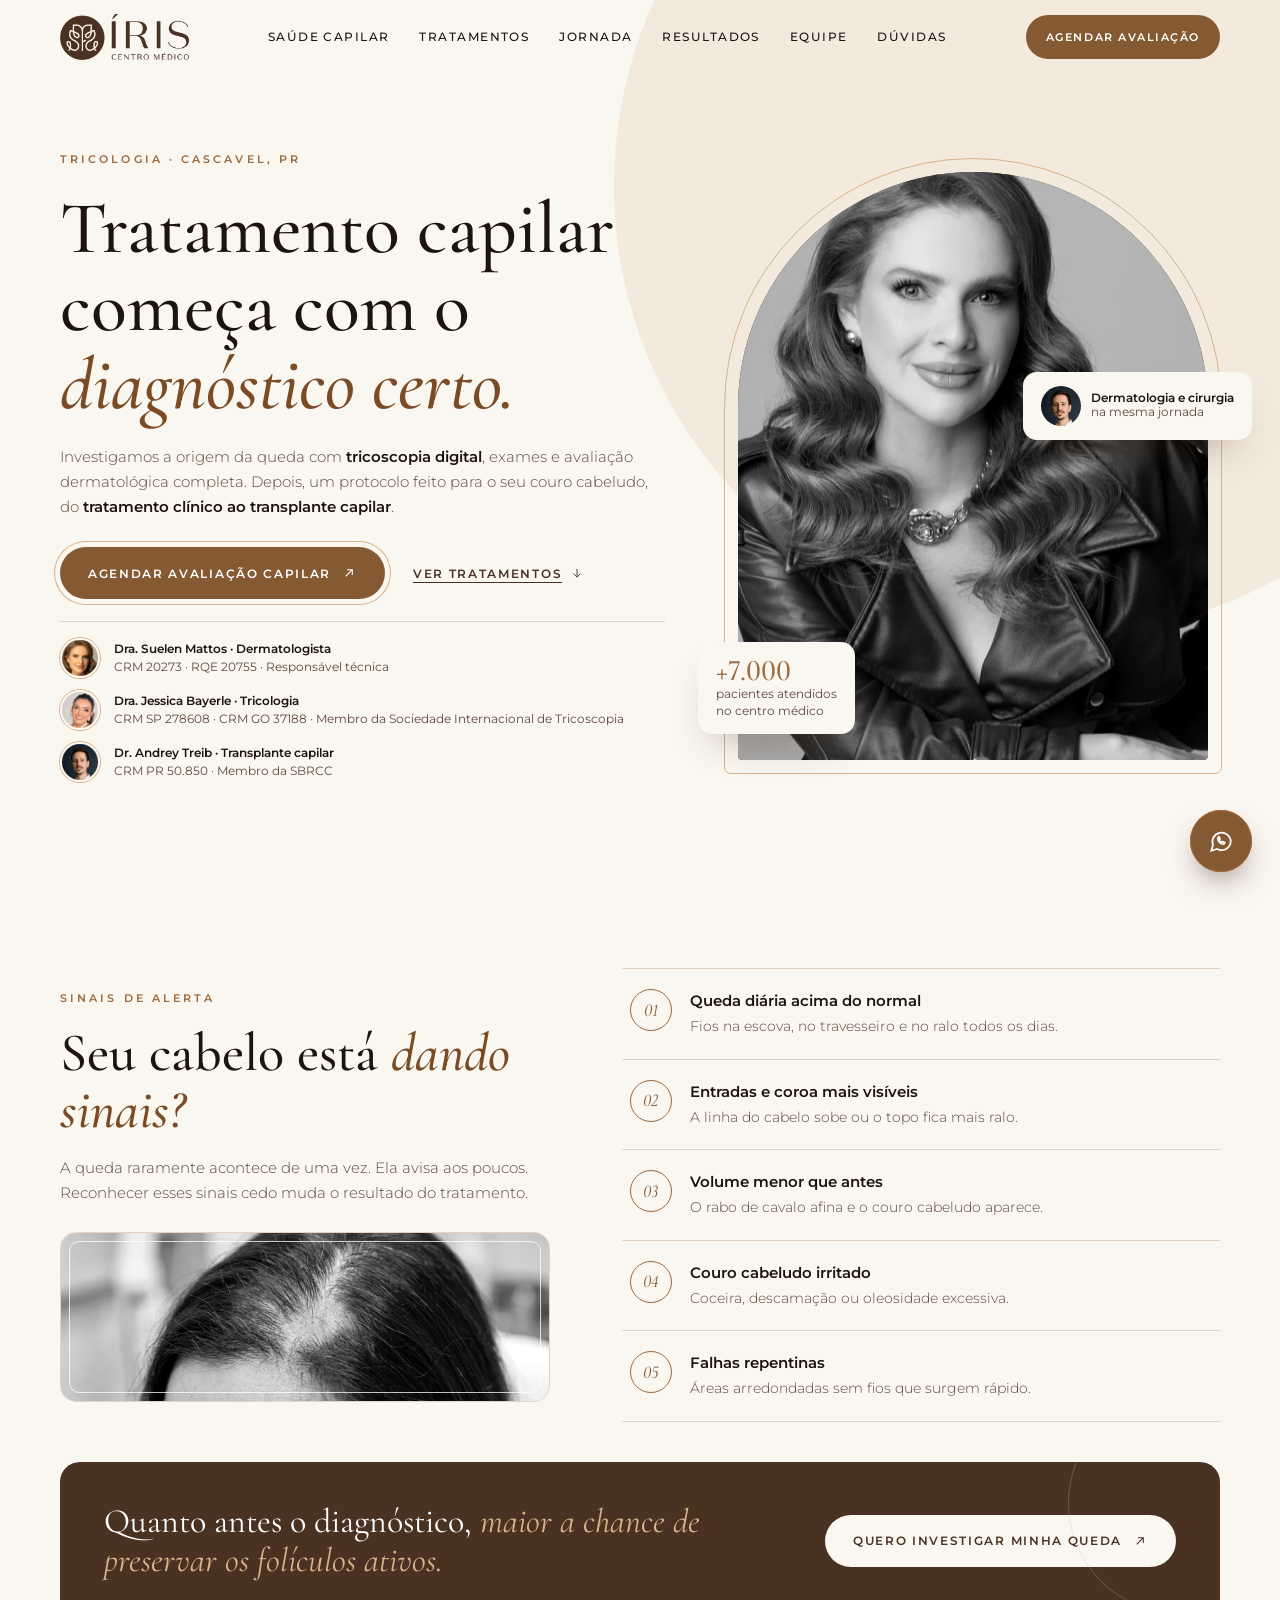
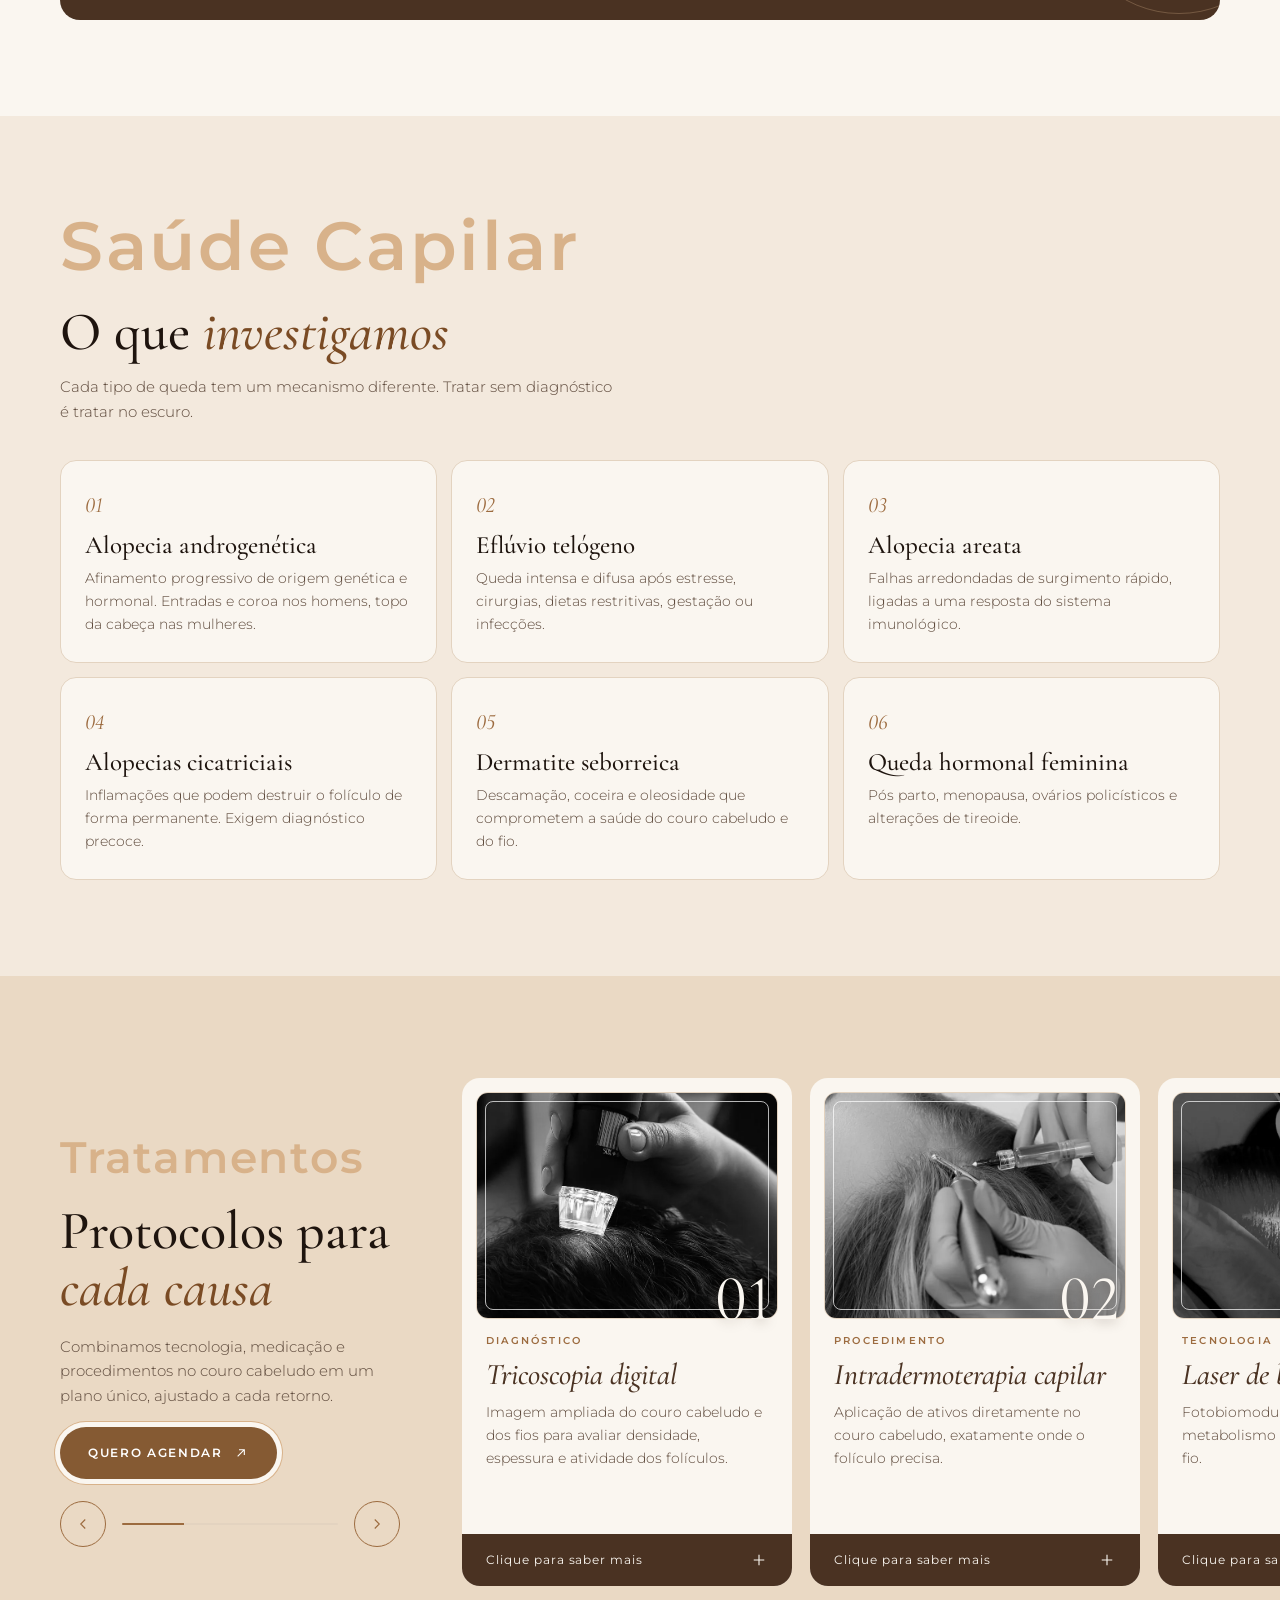
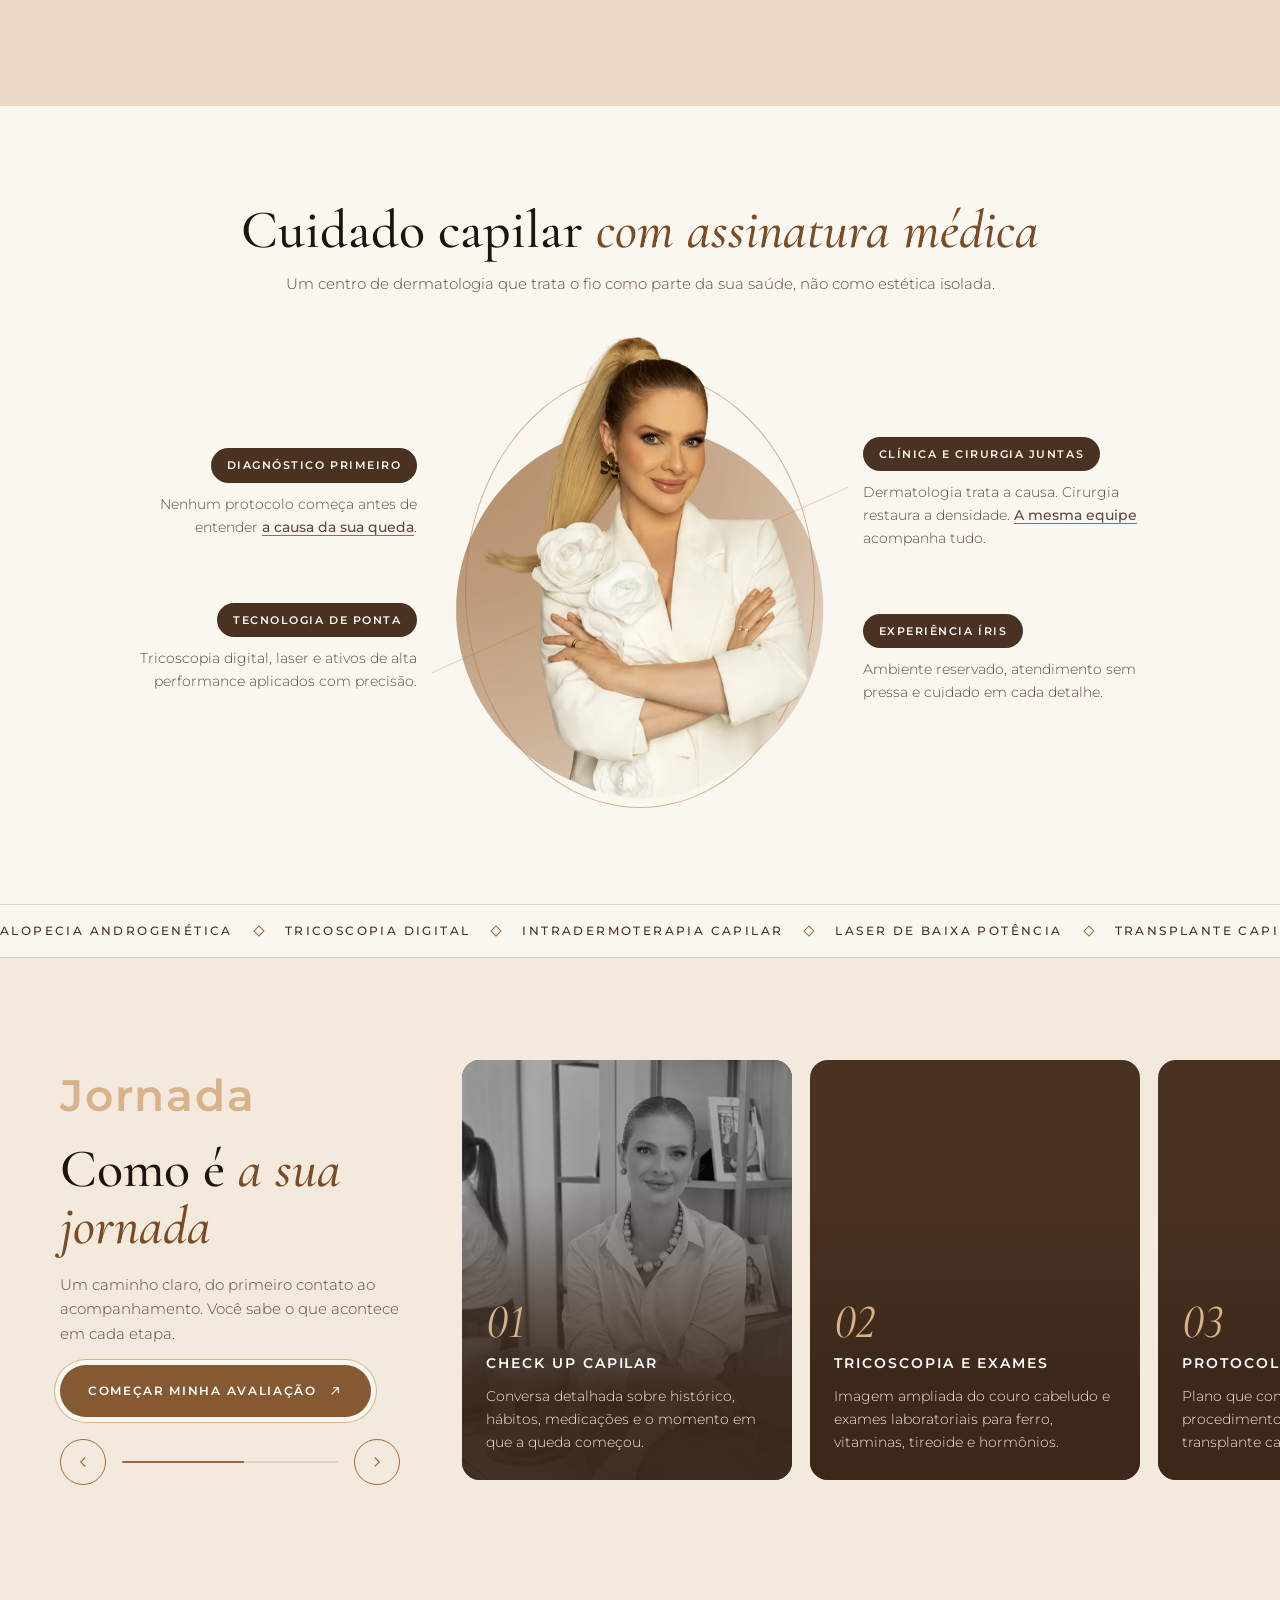
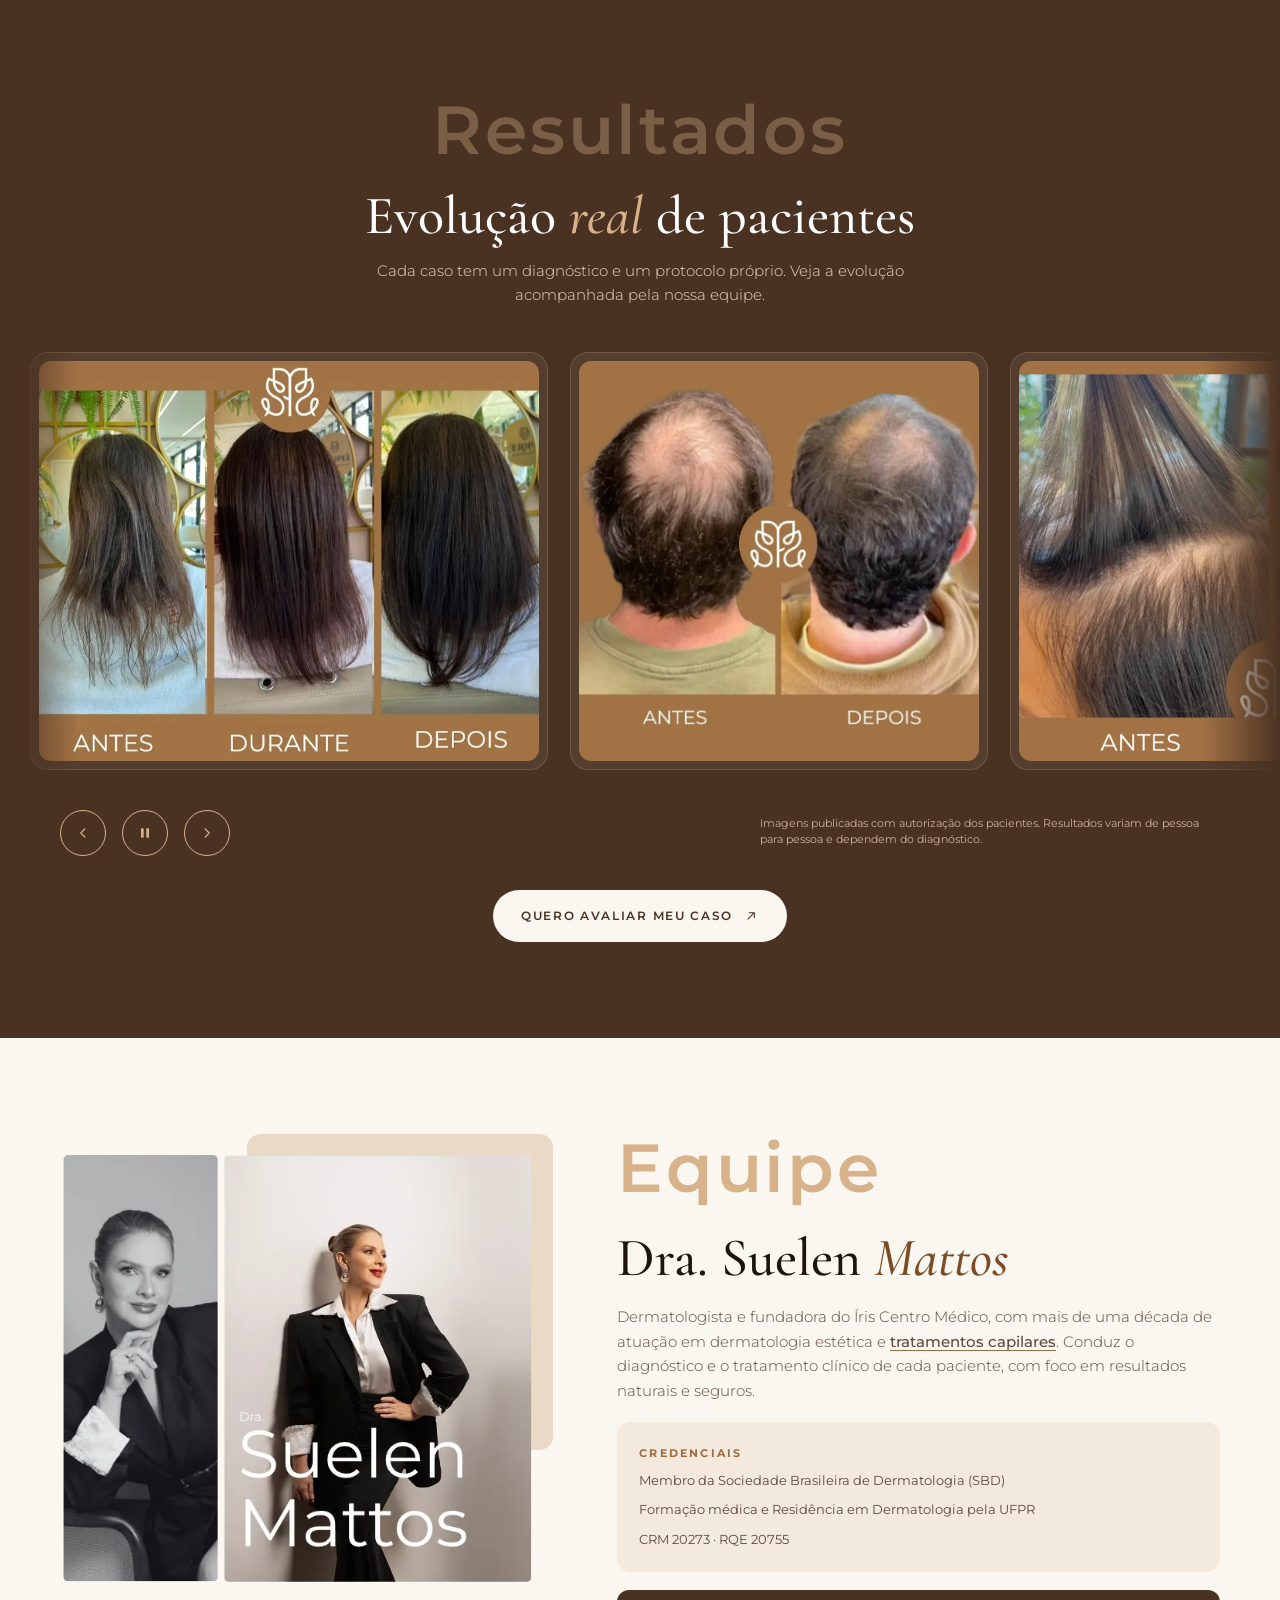
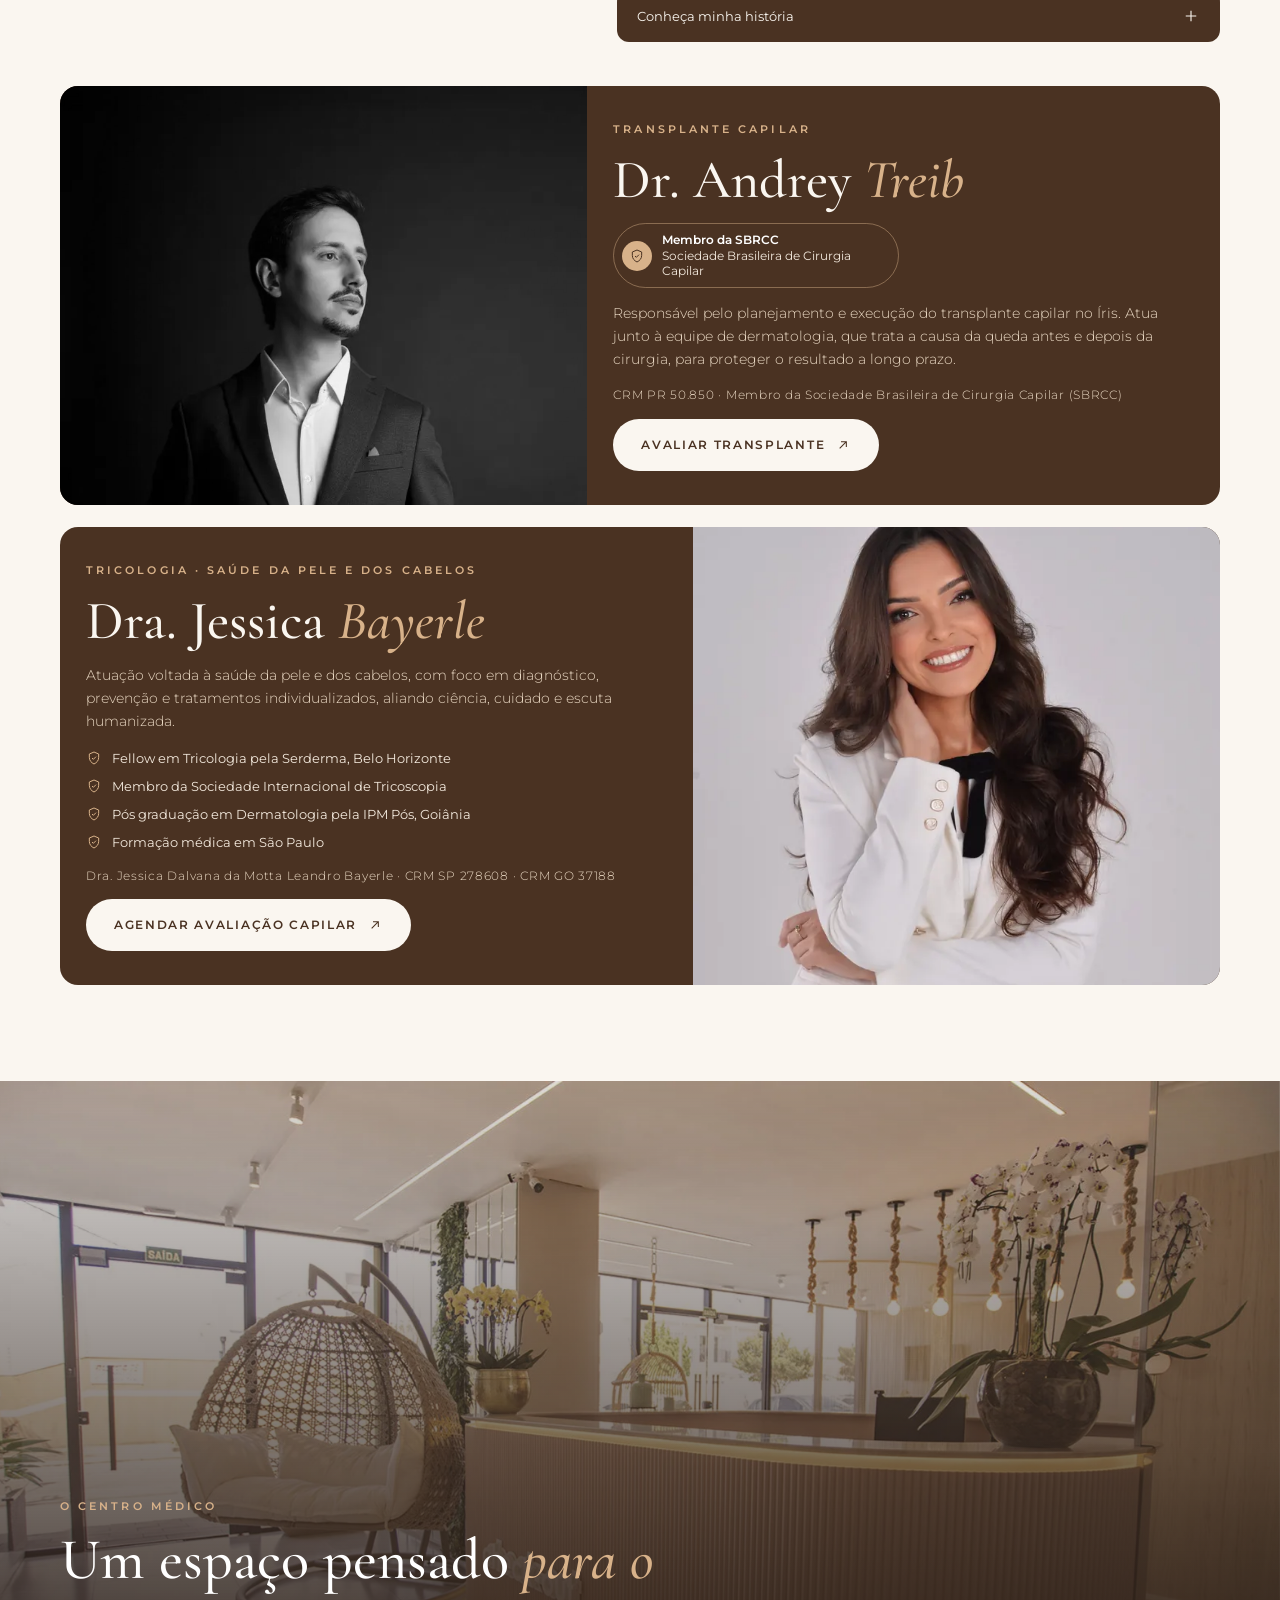
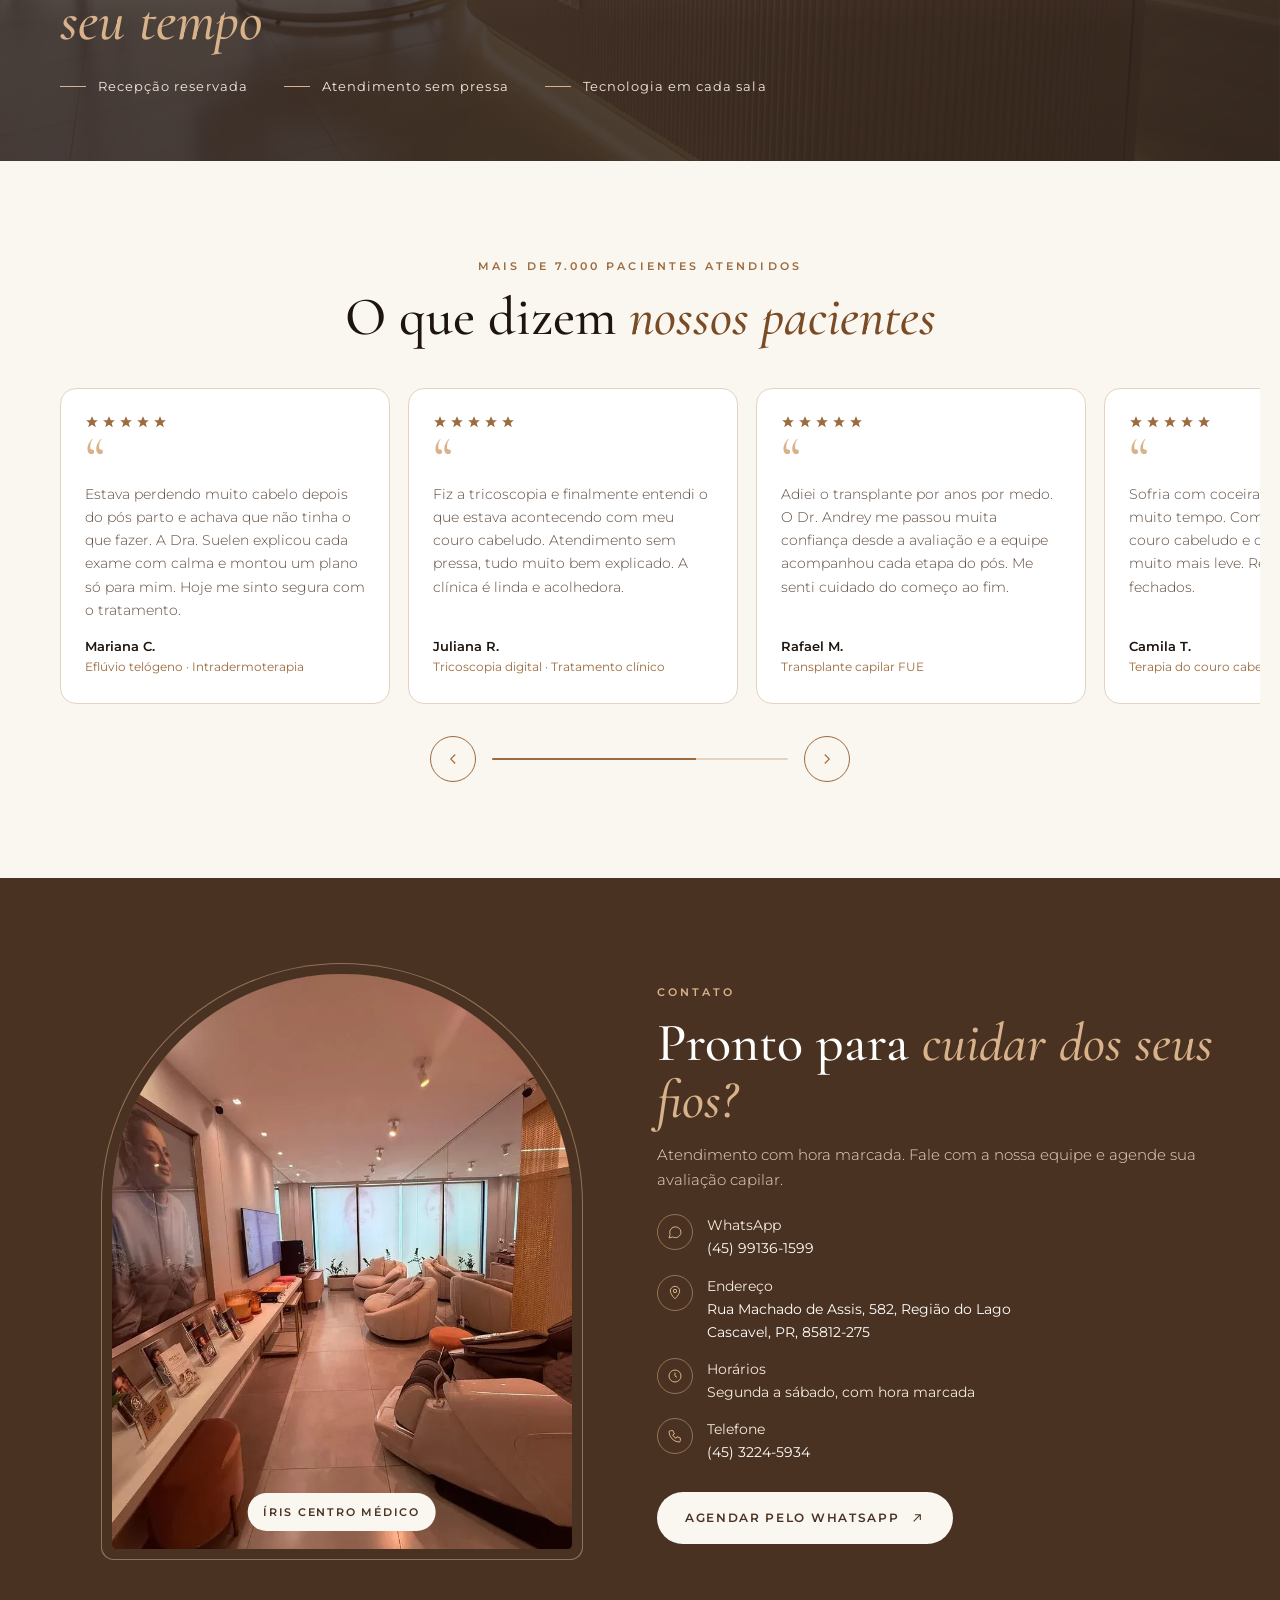
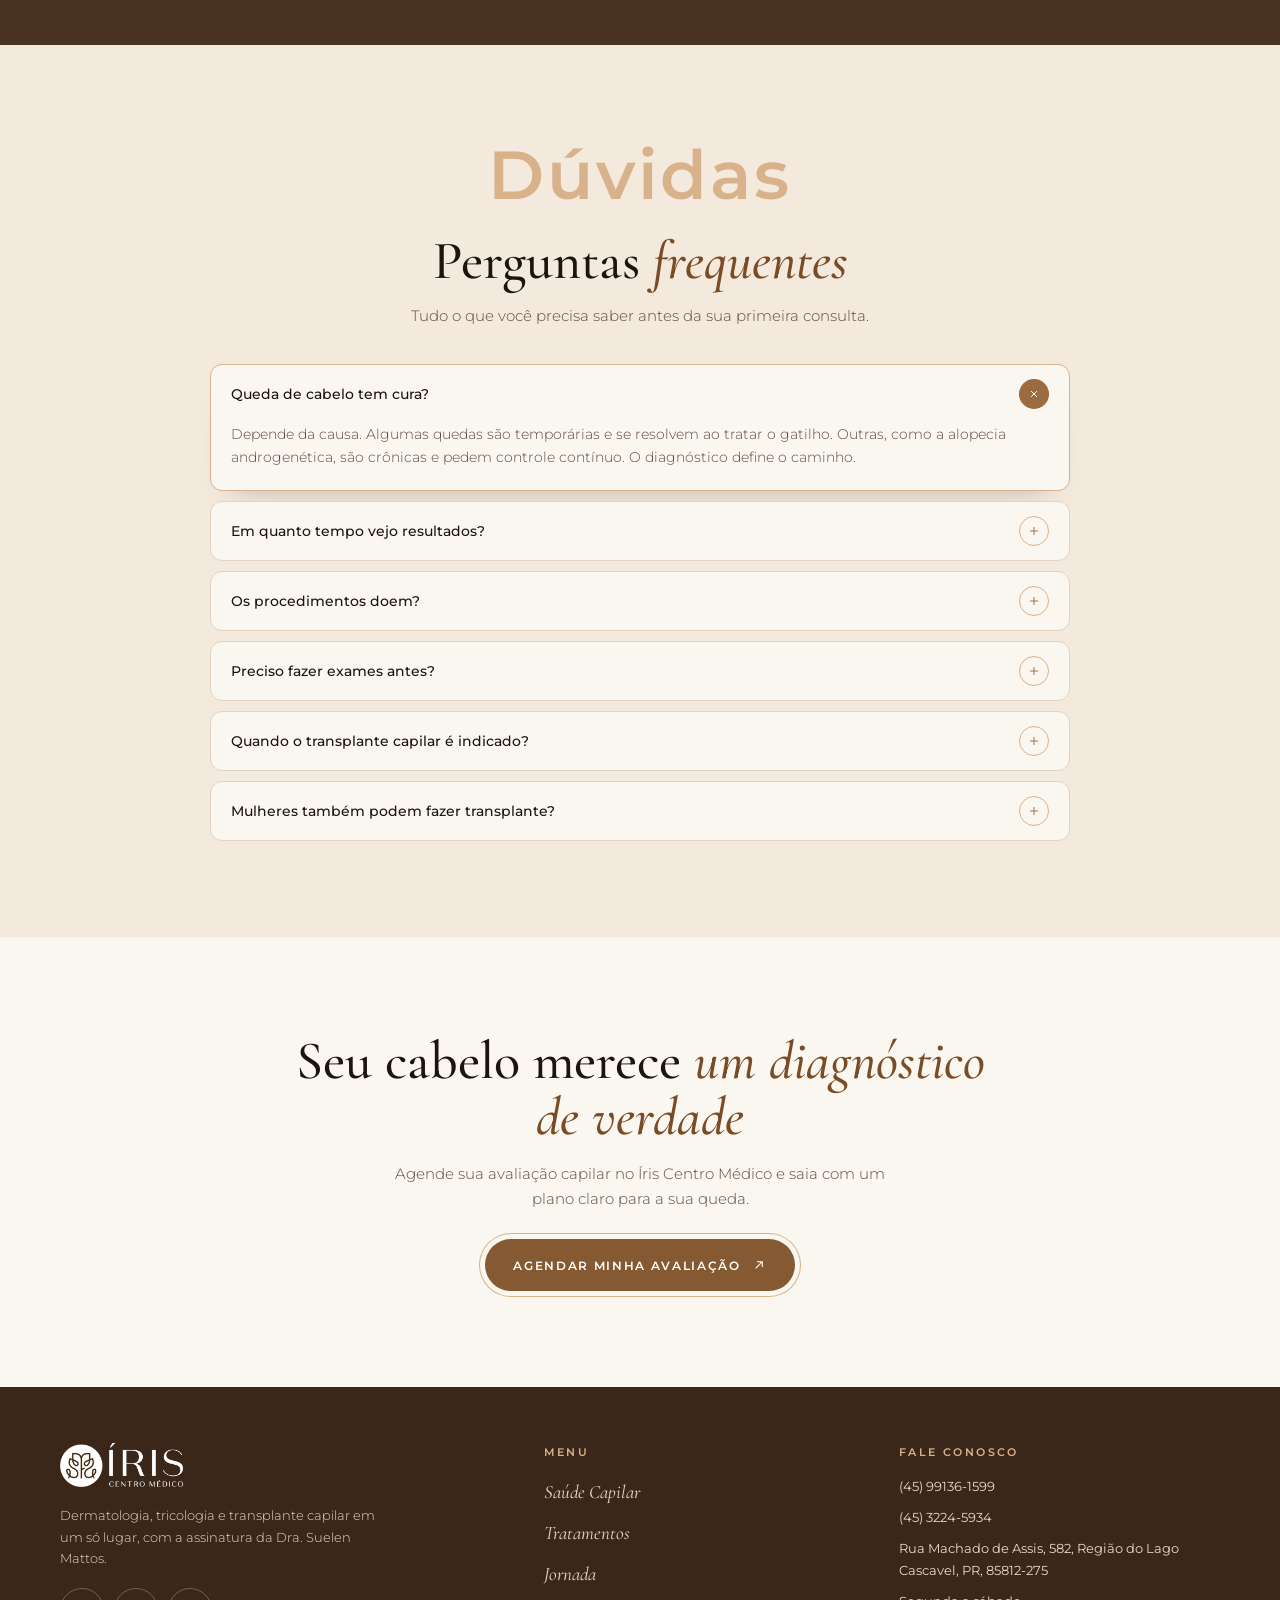
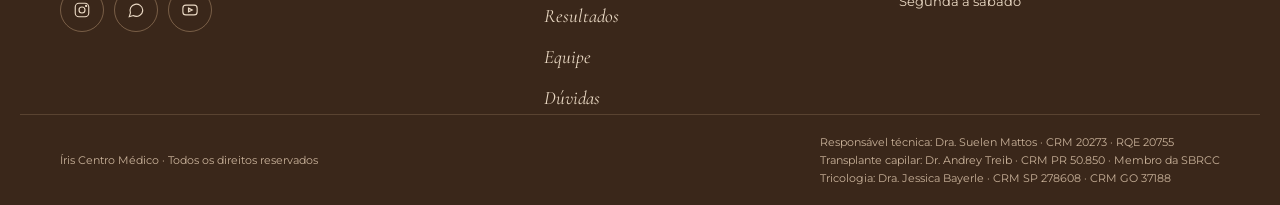
<file: index_Patologias.html>
<!doctype html>
<html lang="pt-BR">
<head>
<meta charset="utf-8">
<meta name="viewport" content="width=device-width, initial-scale=1">
<title>Tricologia | Íris Centro Médico</title>
<meta name="robots" content="noindex">
<link rel="canonical" href="tricologia/">
<script>location.replace('tricologia/'+location.search+location.hash);</script>
<meta http-equiv="refresh" content="0; url=tricologia/">
</head>
<body style="font-family:sans-serif;background:#FAF6F0;color:#4A3222;text-align:center;padding:60px 20px">
<p>Esta página mudou de endereço. <a href="tricologia/" style="color:#855A33">Clique aqui</a> se não for redirecionado.</p>
</body>
</html>
</file>
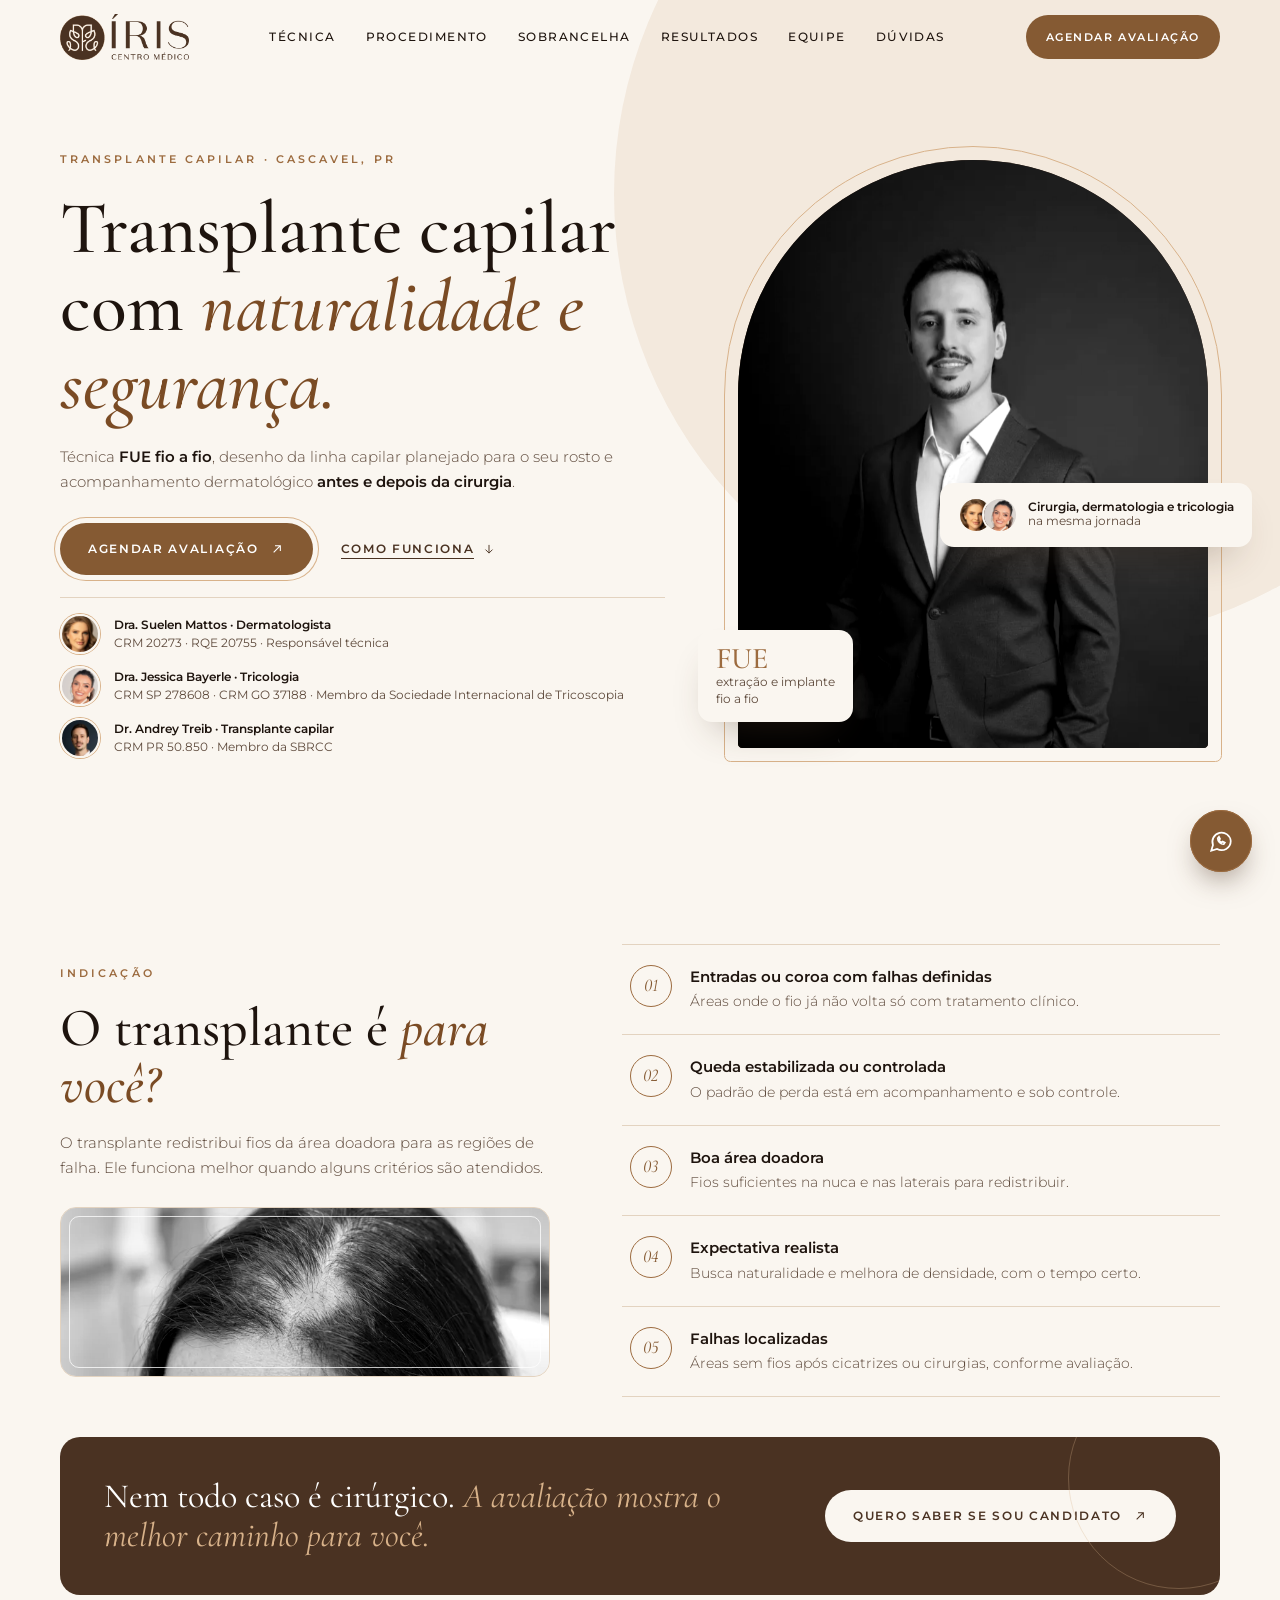
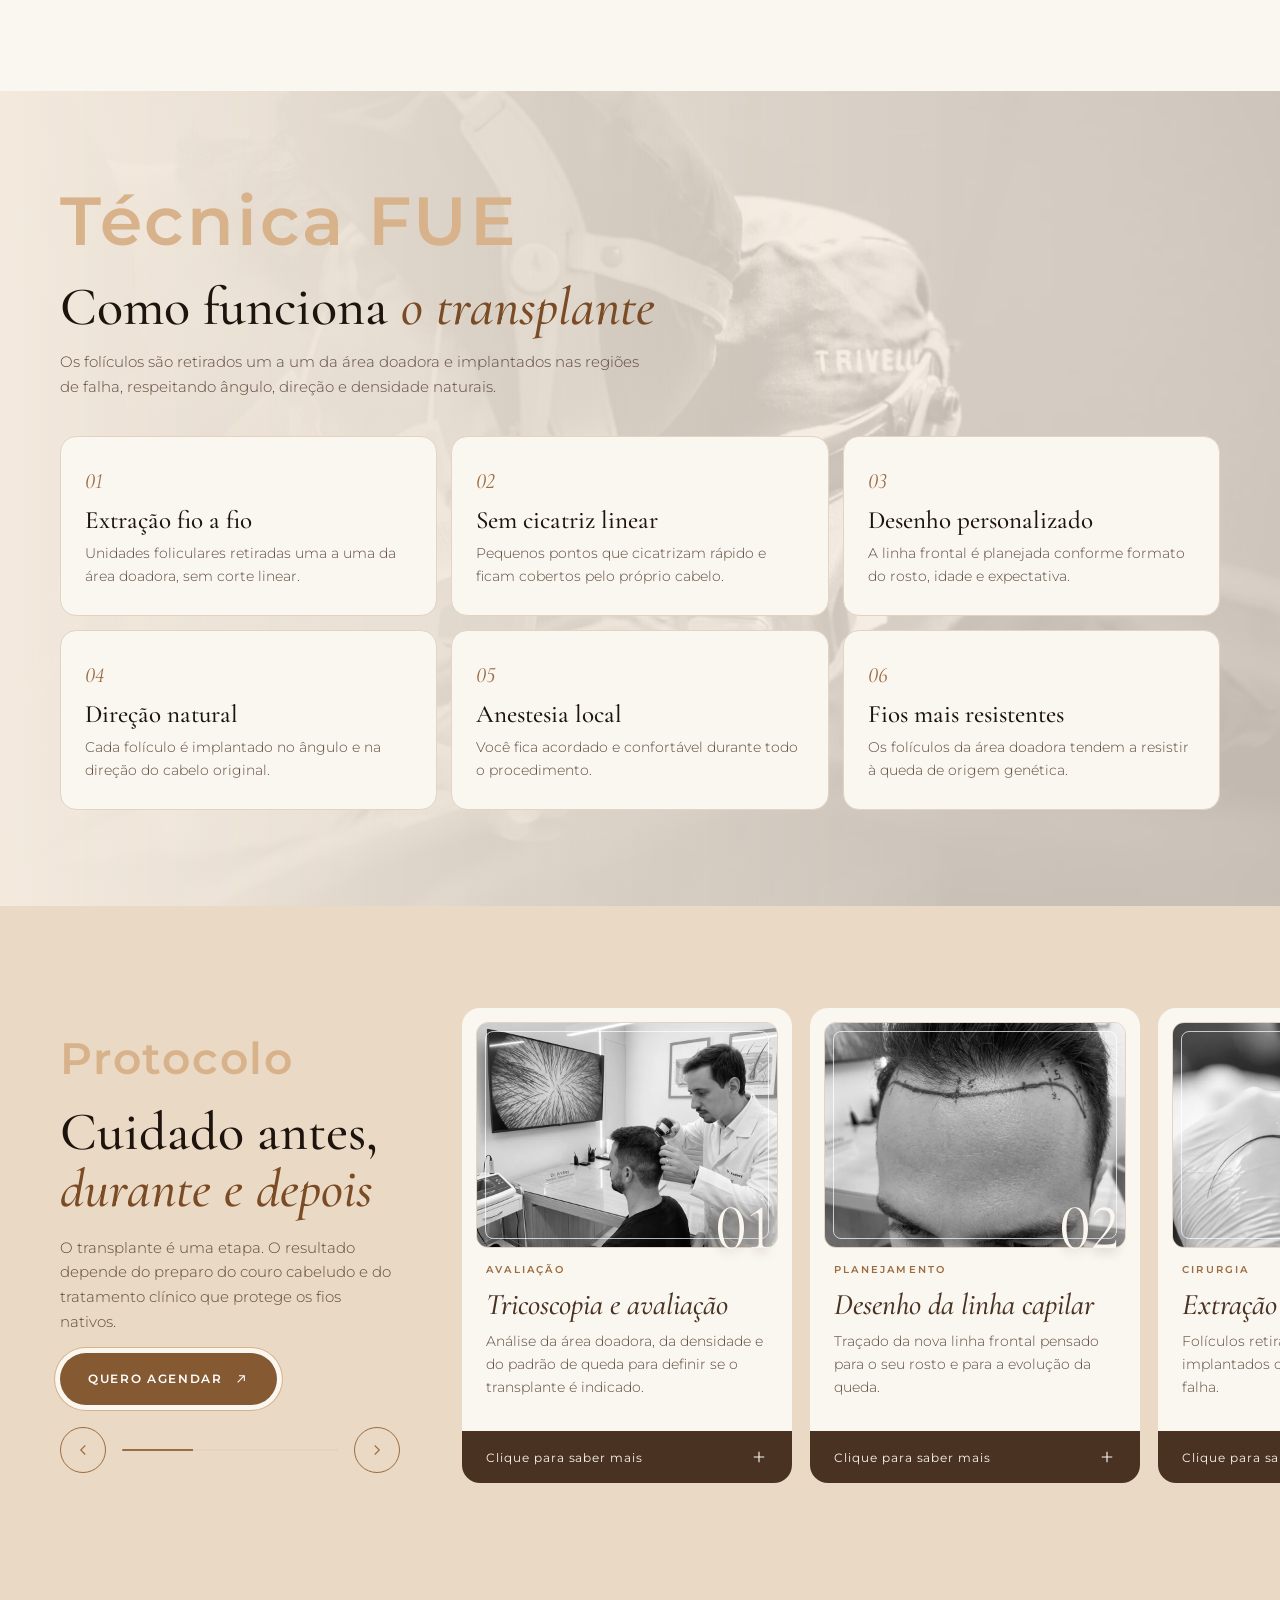
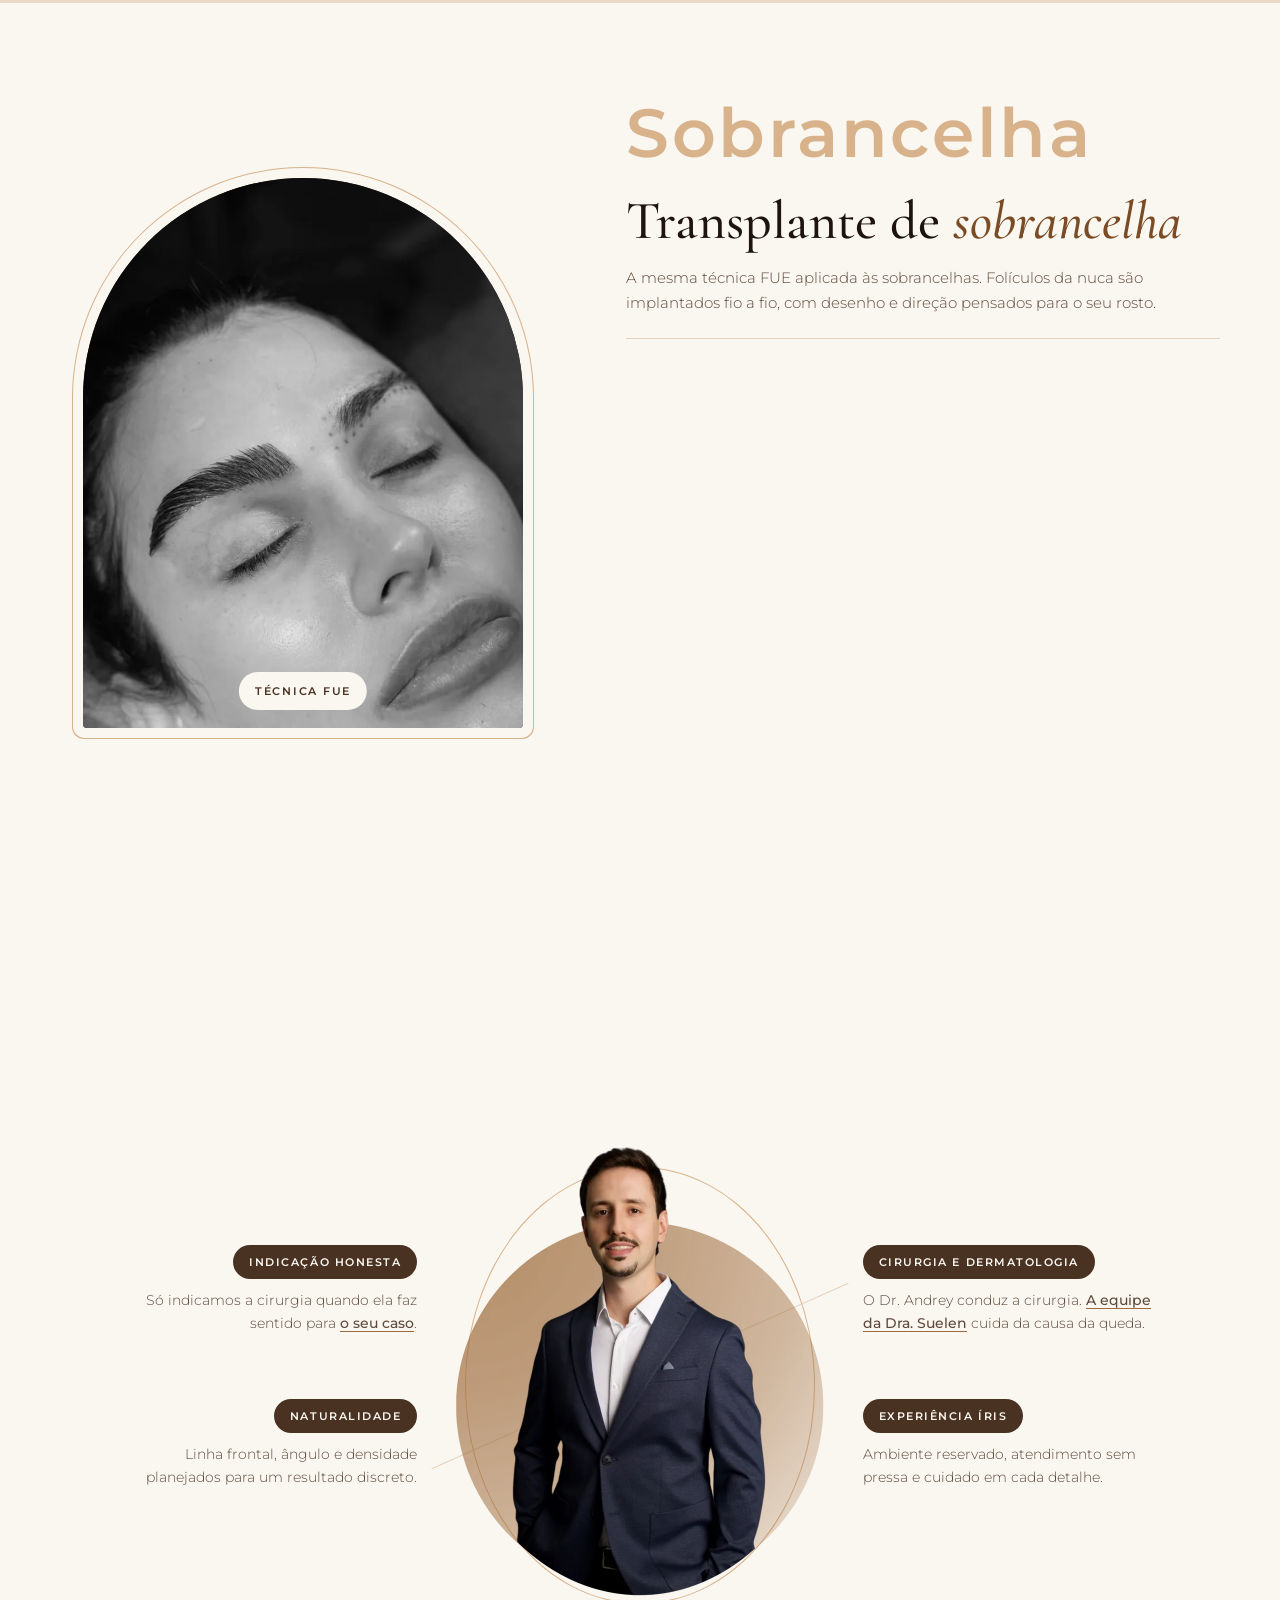
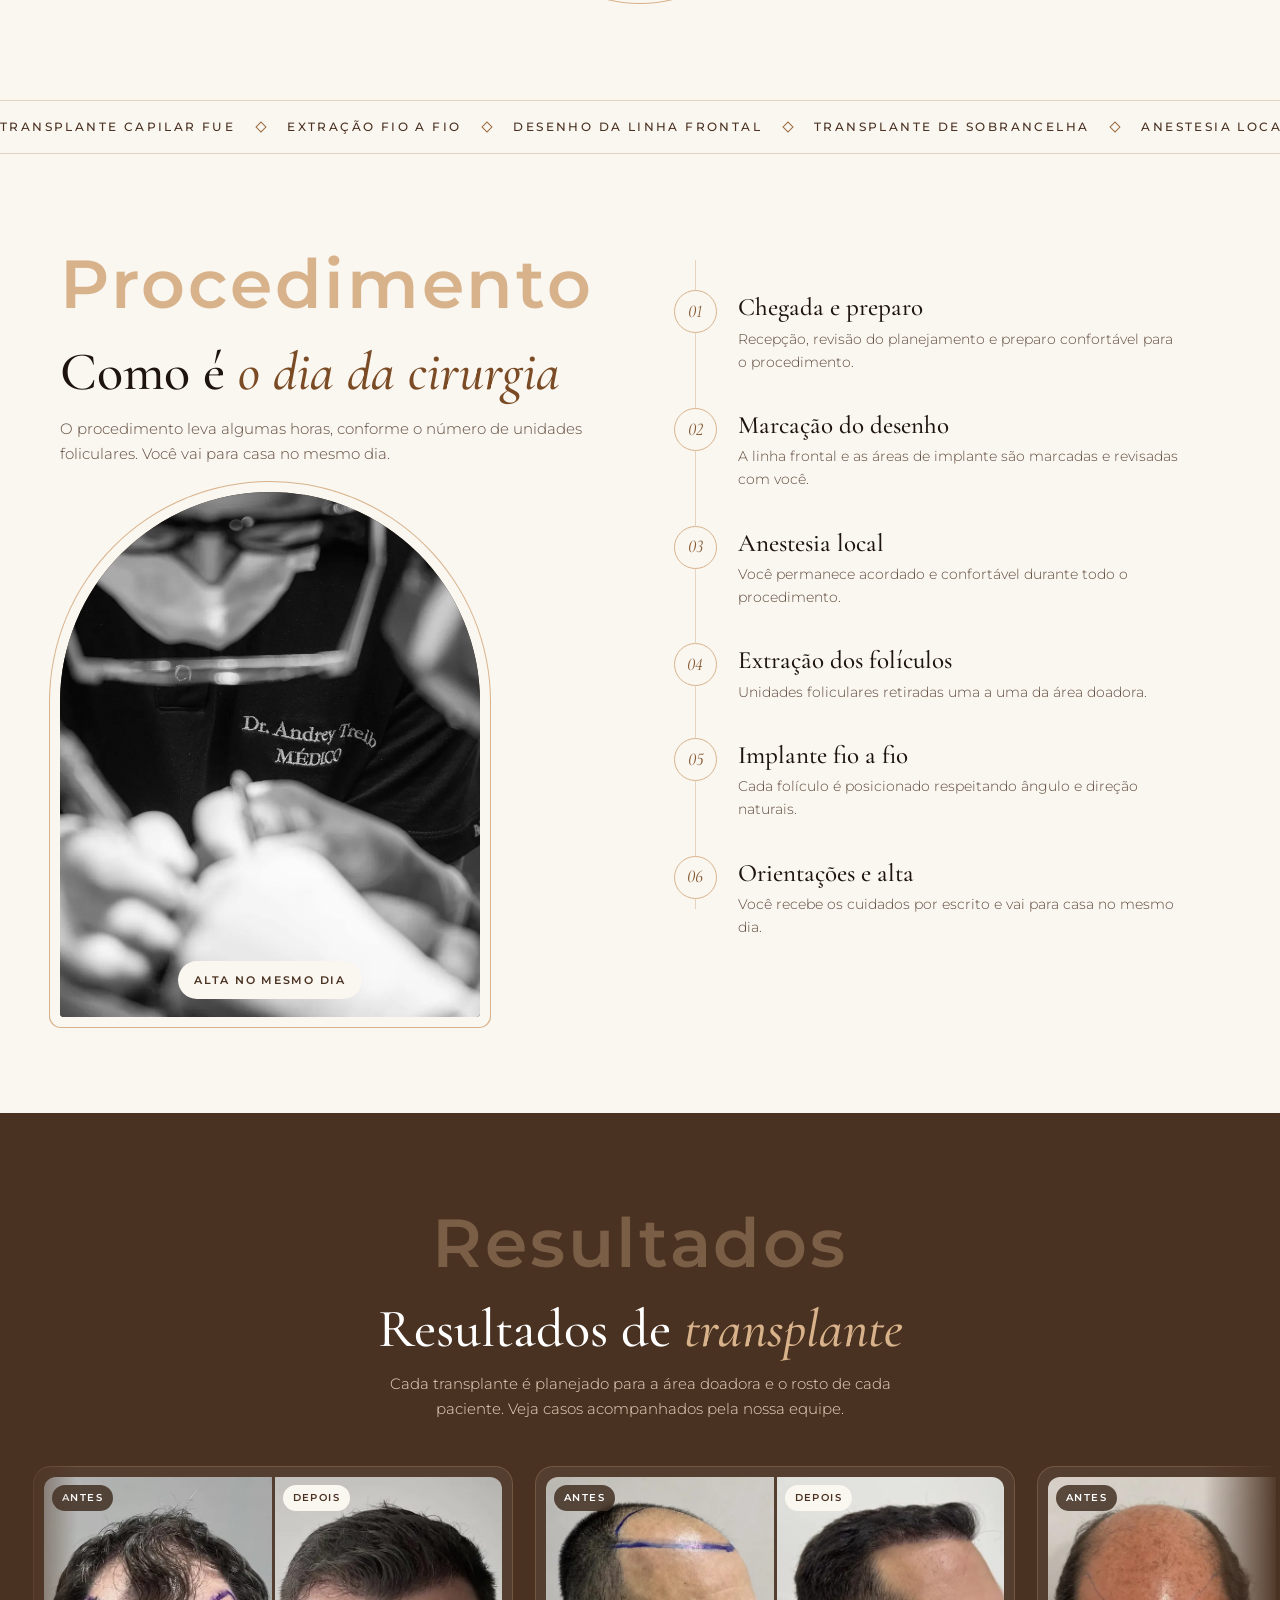
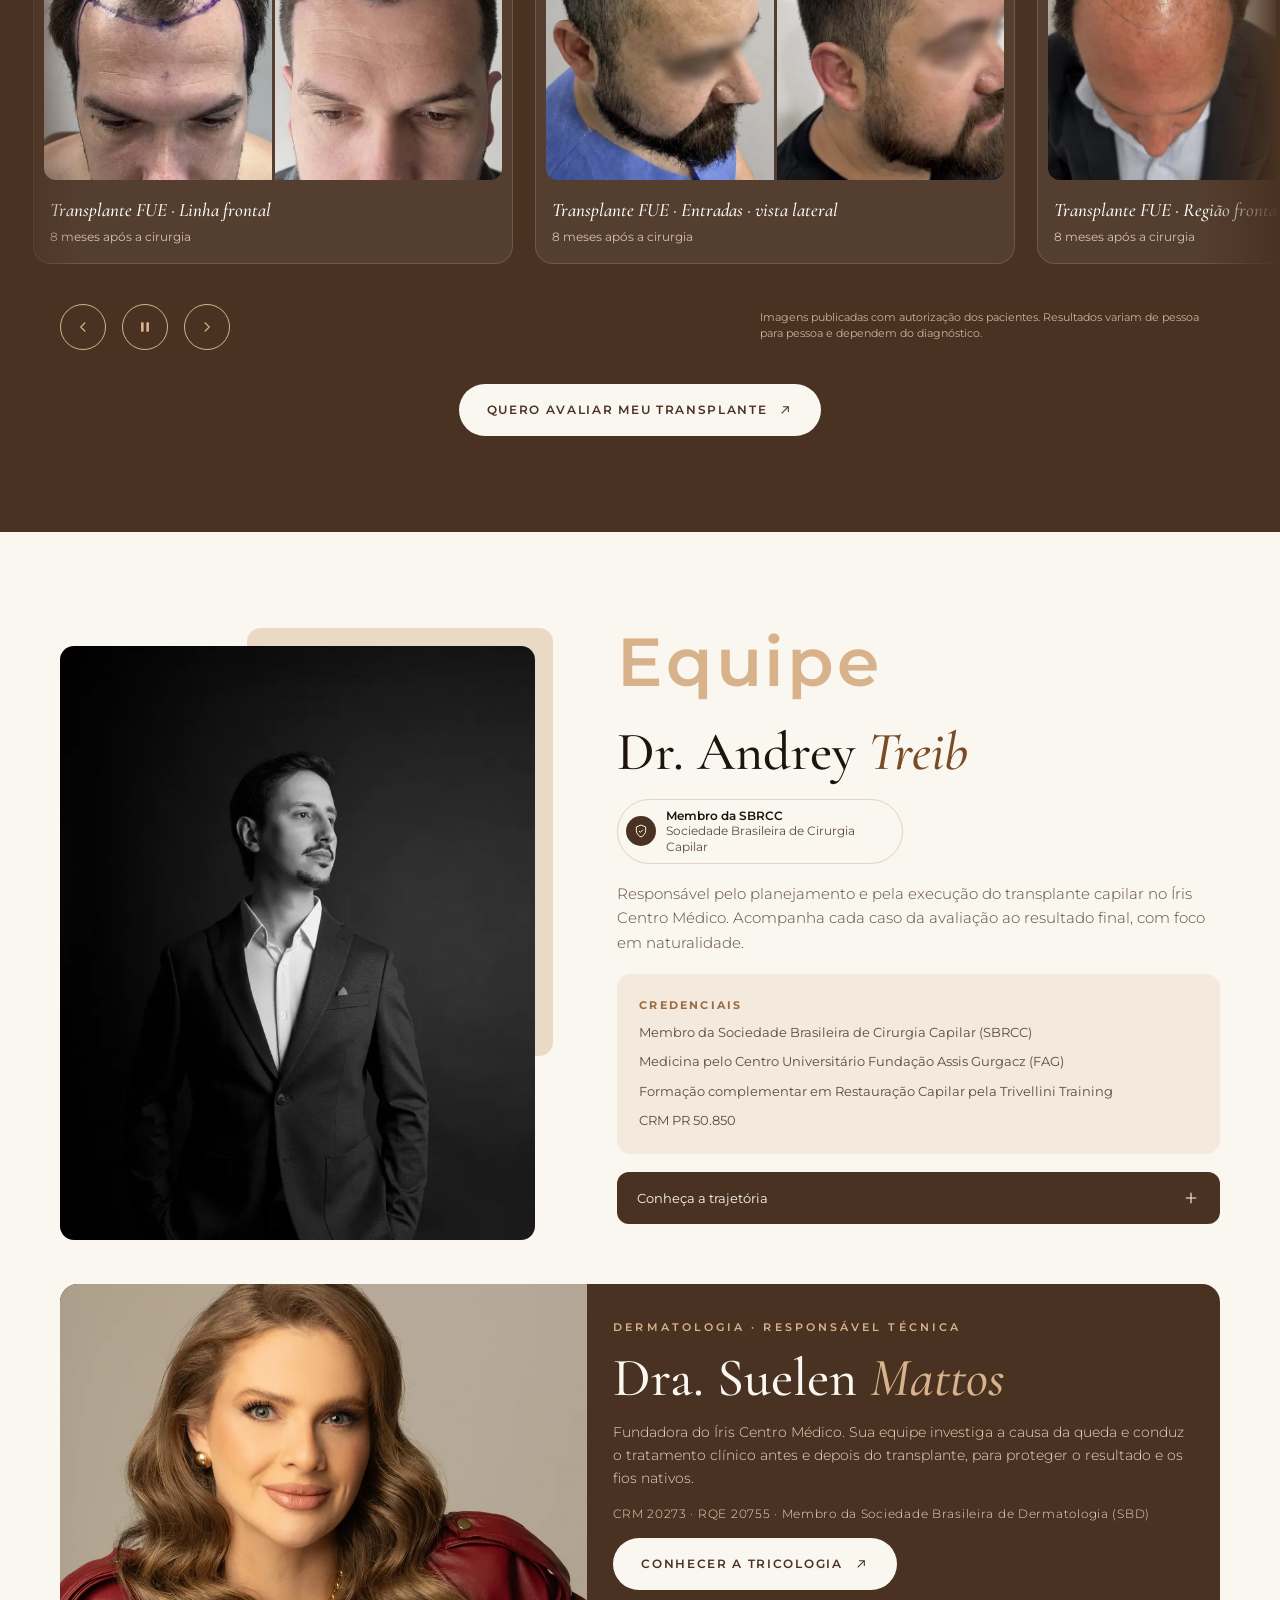
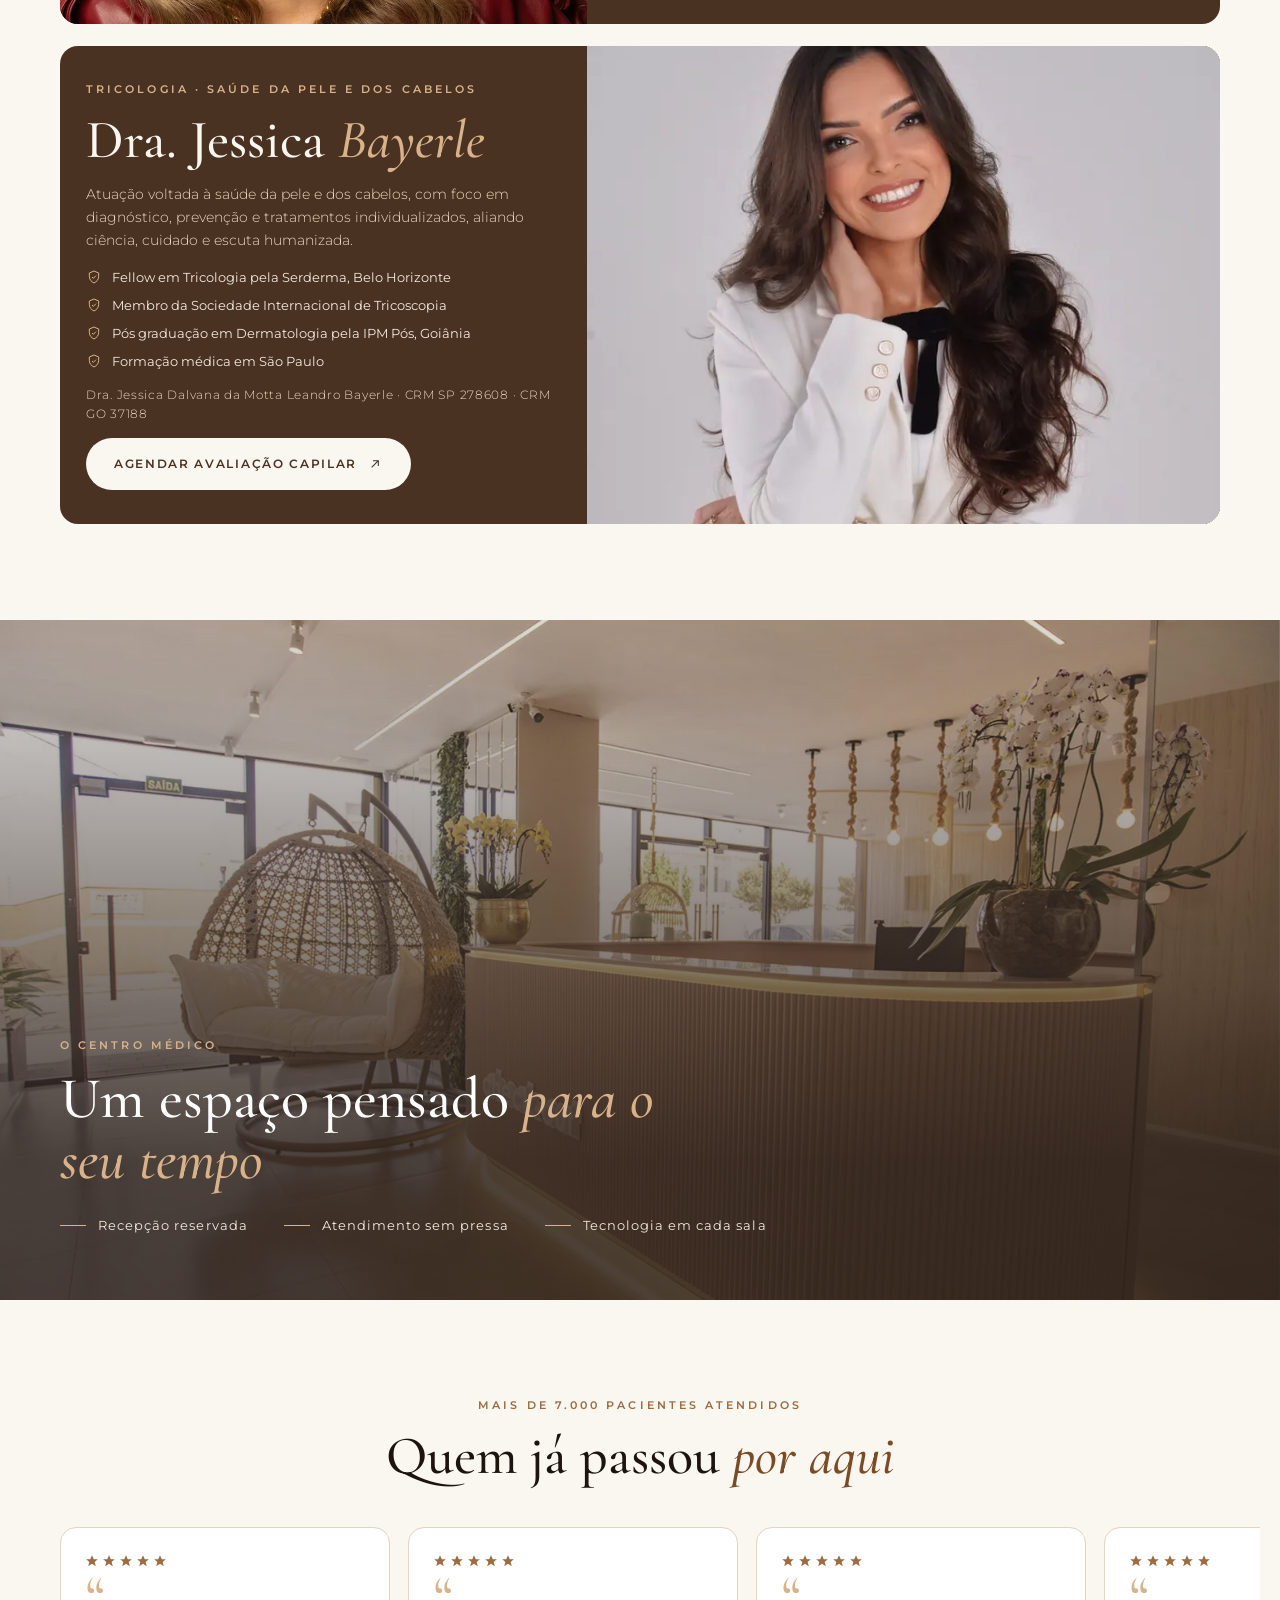
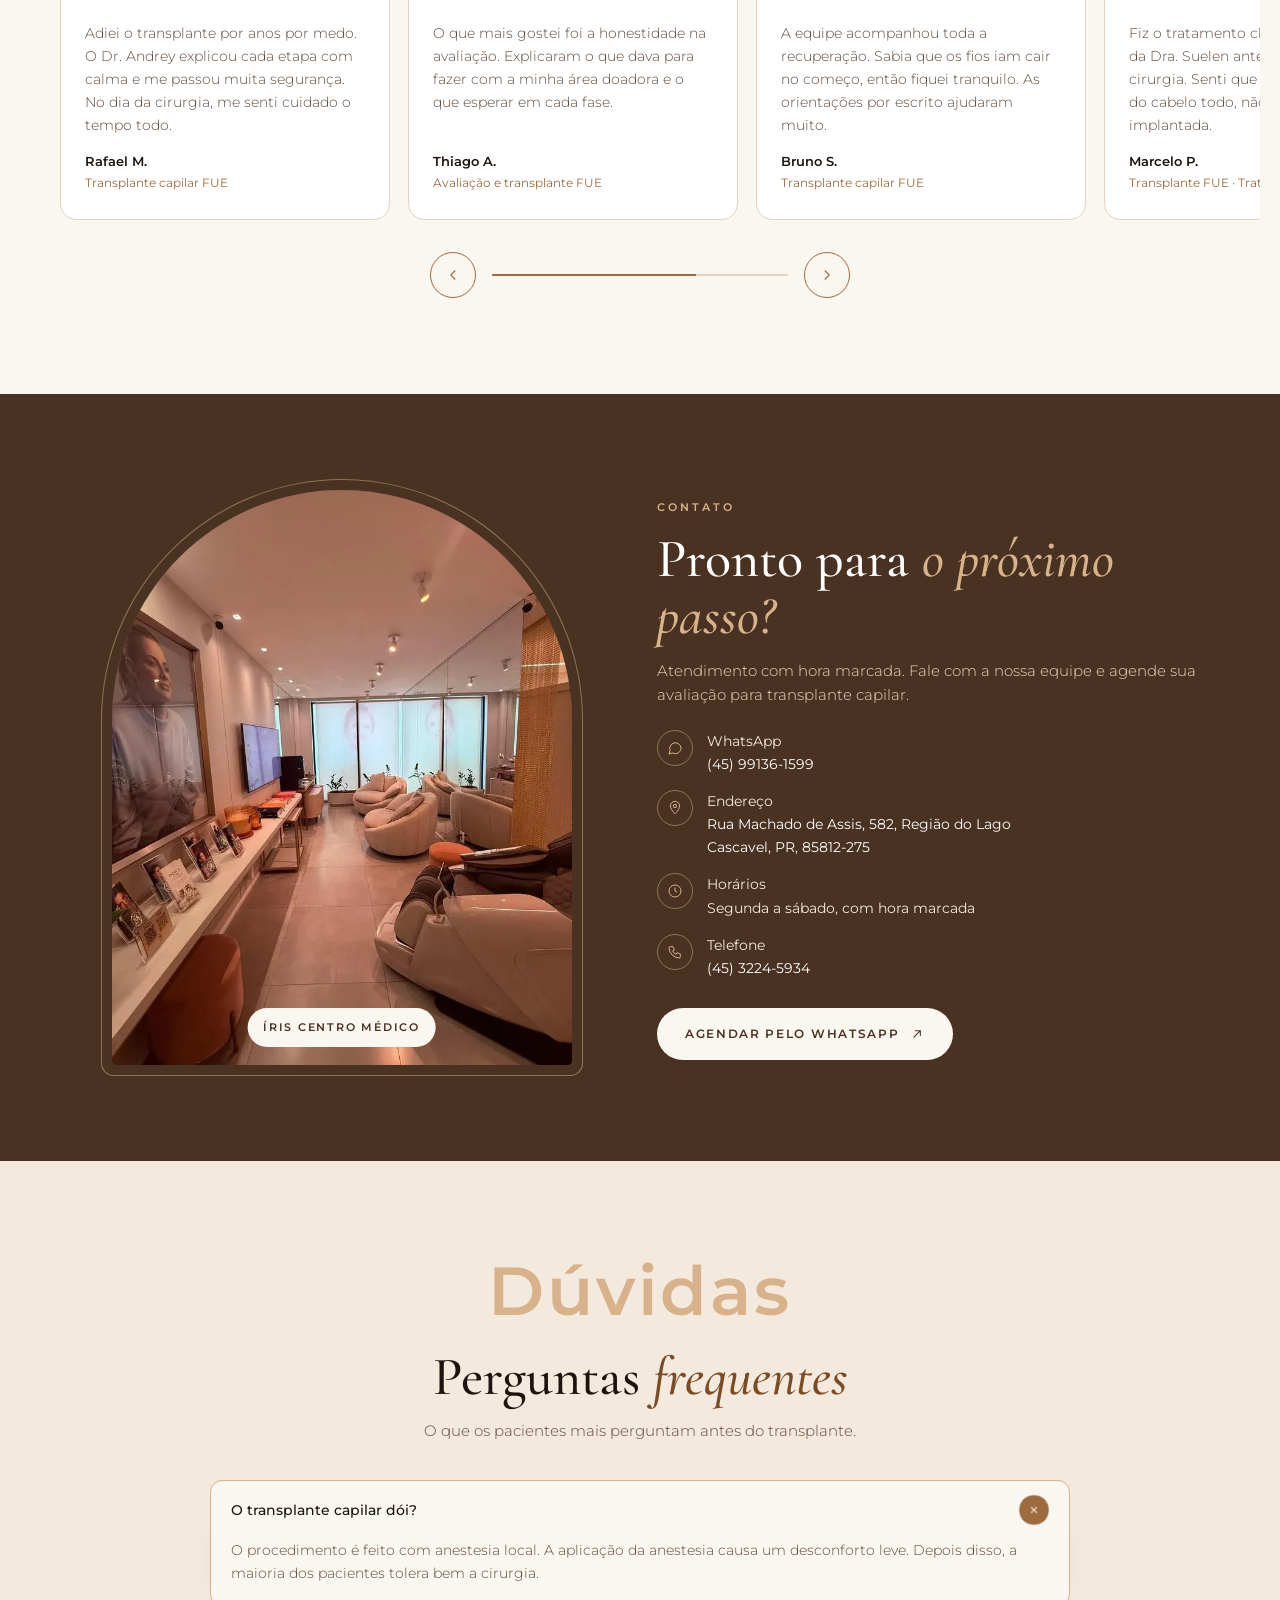
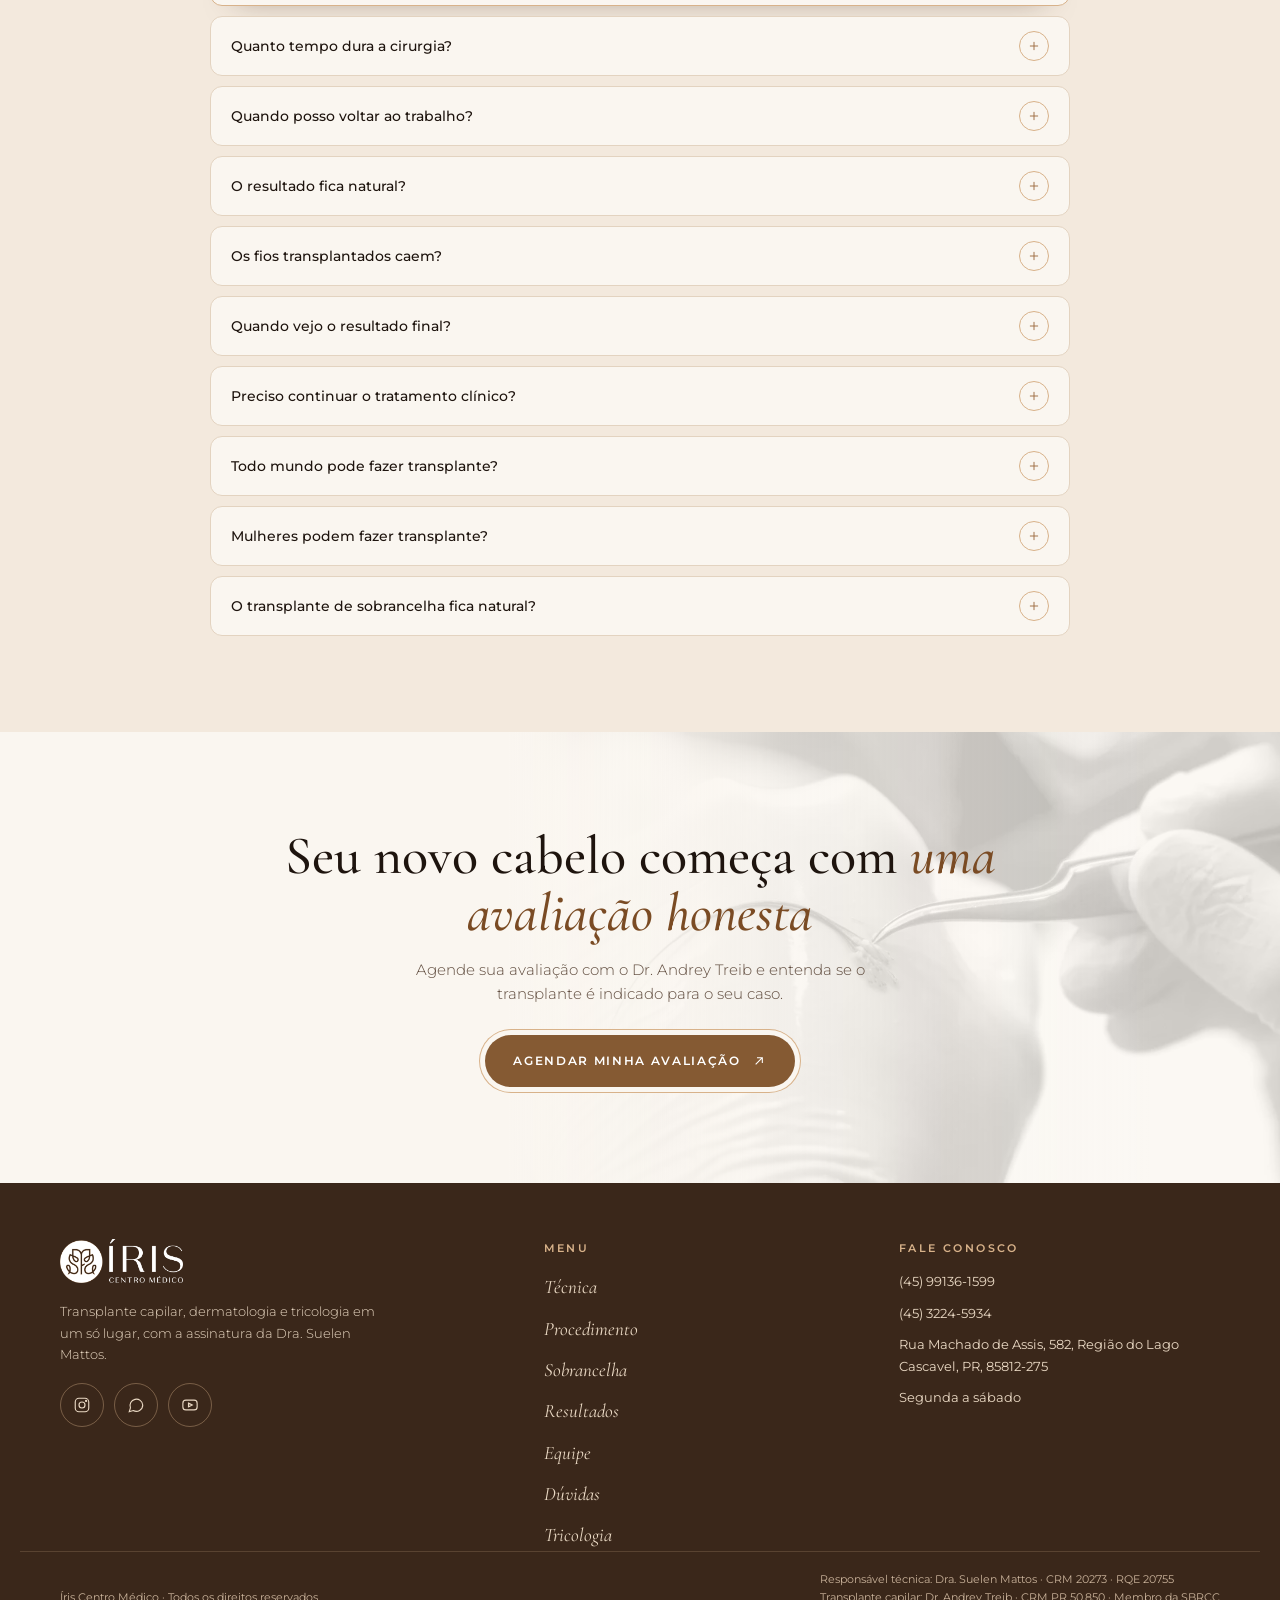
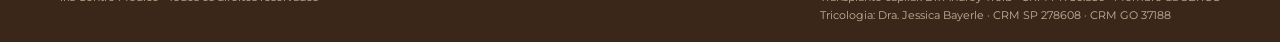
<file: index_Transplante.html>
<!doctype html>
<html lang="pt-BR">
<head>
<meta charset="utf-8">
<meta name="viewport" content="width=device-width, initial-scale=1">
<title>Transplante Capilar | Íris Centro Médico</title>
<meta name="robots" content="noindex">
<link rel="canonical" href="transplante/">
<script>location.replace('transplante/'+location.search+location.hash);</script>
<meta http-equiv="refresh" content="0; url=transplante/">
</head>
<body style="font-family:sans-serif;background:#FAF6F0;color:#4A3222;text-align:center;padding:60px 20px">
<p>Esta página mudou de endereço. <a href="transplante/" style="color:#855A33">Clique aqui</a> se não for redirecionado.</p>
</body>
</html>
</file>
<file: assets/css/style.css>
/* Íris Centro Médico · estilos compartilhados */
:root{--cream:#FAF6F0;--sand50:#F3E9DD;--sand100:#EAD9C4;--sand:#D8B28A;--caramel:#9C6B3F;--caramelD:#855A33;--brown:#4A3222;--brownD:#3A271A;--ink:#1E140E;--muted:#5E4A3C;--line:#E3D3C0;--serif:"Cormorant Garamond",Georgia,serif;--sans:"Montserrat",system-ui,sans-serif}
*{box-sizing:border-box}
html{scroll-behavior:smooth}
body{margin:0;background:var(--cream);color:var(--ink);font-family:var(--sans);font-weight:400;font-size:15px;line-height:1.65;-webkit-font-smoothing:antialiased}
a{color:var(--caramelD)}
a:hover{color:var(--brown)}
img{display:block;max-width:100%}
button{font-family:inherit}
:focus-visible{outline:2px solid var(--caramel);outline-offset:3px}
.page{width:100%;overflow:hidden;overflow:clip;position:relative}
.wrap{width:100%;max-width:1240px;margin:0 auto;padding:0 20px}
.eyebrow{font-size:11px;letter-spacing:.28em;text-transform:uppercase;color:var(--caramel);font-weight:600}
.h1,.h2{font-family:var(--serif);font-weight:500;line-height:1.05;margin:0;color:var(--ink)}
.h1{font-size:44px}
.h2{font-size:36px}
.h1 em,.h2 em{font-style:italic;color:#7A4B24}
.lead{color:var(--muted);font-weight:300;font-size:15px;margin:0}
.lead b{color:var(--ink);font-weight:600}
.ghost{display:block;font-family:var(--sans);font-weight:600;font-size:34px;letter-spacing:.04em;line-height:1;color:var(--sand);margin-bottom:6px;user-select:none}
.u{text-decoration:none;background:linear-gradient(var(--caramel),var(--caramel)) 0 100%/0 1px no-repeat;transition:background-size .5s ease;color:inherit;font-weight:500}
.u:hover,.u.inline{background-size:100% 1px}
.btn{position:relative;display:inline-flex;align-items:center;justify-content:center;gap:10px;min-height:52px;padding:0 28px;border-radius:999px;background:var(--caramelD);color:#fff;text-decoration:none;font-size:12px;font-weight:600;letter-spacing:.14em;text-transform:uppercase;overflow:hidden;isolation:isolate;border:0;cursor:pointer;transition:transform .35s ease,box-shadow .35s ease}
.btn::before{content:"";position:absolute;inset:0;background:var(--brown);transform:translateX(-101%);transition:transform .5s cubic-bezier(.7,0,.2,1);z-index:-1}
.btn:hover{color:#fff;transform:translateY(-2px);box-shadow:0 14px 30px -12px rgba(74,50,34,.55)}
.btn:hover::before{transform:none}
.btn svg{transition:transform .35s ease}
.btn:hover svg{transform:translateX(4px)}
.btn.ring{box-shadow:0 0 0 5px var(--cream),0 0 0 6px var(--sand)}
.btn.ring:hover{box-shadow:0 0 0 5px var(--cream),0 0 0 6px var(--caramel),0 14px 30px -12px rgba(74,50,34,.55)}
.btn.light{background:var(--cream);color:var(--brown)}
.btn.light::before{background:var(--sand)}
.btn.light:hover{color:var(--brown)}
.link-arrow{display:inline-flex;align-items:center;gap:8px;font-size:12px;font-weight:600;letter-spacing:.14em;text-transform:uppercase;color:var(--brown);text-decoration:none}
.link-arrow span{background:linear-gradient(currentColor,currentColor) 0 100%/100% 1px no-repeat;transition:background-size .4s}
.link-arrow:hover span{background-size:0 1px}
.rv{opacity:0;transform:translateY(34px);transition:opacity 1s cubic-bezier(.2,.7,.2,1),transform 1s cubic-bezier(.2,.7,.2,1)}
.rv.l{transform:translateX(-40px)}
.rv.r{transform:translateX(40px)}
.rv.z{transform:scale(.94)}
.rv.in{opacity:1;transform:none}
.d1{transition-delay:.12s}
.d2{transition-delay:.24s}
.d3{transition-delay:.36s}
.d4{transition-delay:.48s}
@media (prefers-reduced-motion:reduce){.rv{opacity:1;transform:none;transition:none}.marquee-in{animation:none}}
.hdr{position:fixed;top:0;left:0;right:0;z-index:50;transition:background .4s,box-shadow .4s,padding .4s;padding:14px 0}
.hdr.solid{background:rgba(250,246,240,.94);backdrop-filter:blur(10px);box-shadow:0 1px 0 var(--line);padding:8px 0}
.hdr-in{display:flex;align-items:center;justify-content:space-between;gap:20px}
.logo img{height:38px;width:auto}
.nav{display:none}
.nav a{font-size:12px;letter-spacing:.12em;text-transform:uppercase;text-decoration:none;color:var(--ink);font-weight:500;position:relative;padding:6px 0}
.nav a::after{content:"";position:absolute;left:0;bottom:0;height:1px;width:100%;background:var(--caramel);transform:scaleX(0);transform-origin:right;transition:transform .4s}
.nav a:hover::after{transform:scaleX(1);transform-origin:left}
.hdr .btn{display:none;min-height:44px;padding:0 20px;font-size:11px}
.burger{width:44px;height:44px;border-radius:999px;border:1px solid var(--line);background:var(--cream);display:flex;align-items:center;justify-content:center;cursor:pointer;color:var(--brown)}
.mnav{position:fixed;inset:0;background:var(--brown);z-index:60;display:flex;flex-direction:column;justify-content:center;padding:40px 28px;gap:6px;transform:translateY(-100%);transition:transform .6s cubic-bezier(.7,0,.2,1)}
.mnav.open{transform:none}
.mnav a:not(.btn){font-family:var(--serif);font-style:italic;font-size:38px;color:var(--cream);text-decoration:none;line-height:1.3}
.mnav a:not(.btn):hover{color:var(--sand)}
.mnav .close{position:absolute;top:18px;right:20px;width:44px;height:44px;border-radius:999px;border:1px solid rgba(255,255,255,.3);background:transparent;color:#fff;cursor:pointer;display:flex;align-items:center;justify-content:center}
.mnav .btn{margin-top:26px;align-self:flex-start}
.hero{position:relative;padding:110px 0 64px;background:var(--cream)}
.hero::before{content:"";position:absolute;right:-30%;top:-10%;width:120%;aspect-ratio:1;border-radius:50%;background:var(--sand50);z-index:0}
.hero-grid{position:relative;z-index:1;display:grid;gap:40px}
.hero-copy{display:flex;flex-direction:column;gap:22px}
.hero-ctas{display:flex;flex-wrap:wrap;align-items:center;gap:22px 28px;margin-top:6px}
.sign{display:flex;gap:14px;align-items:center;padding-top:18px;border-top:1px solid var(--line);font-size:12px;color:var(--muted);line-height:1.5}
.sign b{color:var(--ink);font-weight:600;display:block}
.sign .dot{width:36px;height:36px;border-radius:999px;border:1px solid var(--sand);display:flex;align-items:center;justify-content:center;flex:0 0 auto;color:var(--caramel)}
.hero-media{position:relative;justify-self:center;width:100%;max-width:440px}
.arch{position:relative;border-radius:999px 999px 18px 18px;overflow:hidden;aspect-ratio:4/5;background:var(--brown)}
.arch-line{position:absolute;inset:-14px;border:1px solid var(--sand);border-radius:999px 999px 26px 26px;pointer-events:none}
.float{position:absolute;background:var(--cream);border-radius:14px;padding:14px 18px;box-shadow:0 20px 40px -20px rgba(74,50,34,.45);font-size:12px;line-height:1.4;color:var(--muted);animation:bob 6s ease-in-out infinite}
.float b{display:block;font-family:var(--serif);font-size:30px;font-weight:500;color:var(--caramel);line-height:1}
.float.f1{left:-8px;bottom:26px}
.float.f2{right:-8px;top:34%;animation-delay:-3s;display:flex;align-items:center;gap:10px}
.float.f2 img{width:40px;height:40px;border-radius:999px;object-fit:cover;object-position:50% 10%}
@keyframes bob{50%{transform:translateY(-10px)}}
.sec{padding:72px 0}
.pain{background:var(--cream)}
.pain-card{border:1px solid var(--line);border-radius:18px;overflow:hidden;background:#fff}
.pain-bar{background:var(--brown);color:var(--cream);text-align:center;padding:18px 20px;font-size:12px;letter-spacing:.2em;font-weight:600;text-transform:uppercase}
.pain-body{display:grid;gap:0}
.pain-quote{position:relative;background:var(--sand50);padding:34px 28px;display:flex;flex-direction:column;justify-content:flex-end;min-height:260px;overflow:hidden}
.pain-quote img{position:absolute;right:-30px;top:-10px;width:78%;height:auto;opacity:.95;filter:grayscale(1);mix-blend-mode:multiply;border-radius:0 0 0 999px}
.pain-quote p{position:relative;font-family:var(--serif);font-style:italic;font-size:26px;line-height:1.15;margin:0;color:var(--brown);max-width:260px}
.checks{list-style:none;margin:0;padding:28px 24px;display:flex;flex-direction:column;gap:4px}
.checks li{display:flex;gap:14px;align-items:flex-start;padding:12px 10px;border-radius:10px;transition:background .3s,transform .3s;color:var(--muted);font-size:14px}
.checks li:hover{background:var(--sand50);transform:translateX(6px)}
.checks .ic{flex:0 0 28px;height:28px;border-radius:8px;background:var(--brown);color:var(--cream);display:flex;align-items:center;justify-content:center;font-weight:700;font-size:13px}
.solution{margin:28px auto 0;max-width:820px;border:1px dashed var(--caramel);border-radius:14px;padding:22px 24px;text-align:center;color:var(--muted);font-size:14px}
.center{text-align:center}
.mt{margin-top:28px}
.stat-n,.sn,.tcard .num,.jcard .step,.float b,.pcard .n{font-variant-numeric:lining-nums;font-feature-settings:"lnum" 1}
.pain-grid{display:grid;gap:36px}
.pain-left{display:flex;flex-direction:column;gap:18px}
.sframe{position:relative;margin:8px 0 0;height:150px;border-radius:16px;overflow:hidden;background:var(--sand50);border:1px solid var(--line)}
.sframe::after{content:"";position:absolute;inset:8px;border:1px solid rgba(255,255,255,.75);border-radius:10px;pointer-events:none}
.sframe img{width:100%;height:100%;object-fit:cover;object-position:50% 40%;filter:grayscale(1) contrast(1.05);transition:transform 1.1s cubic-bezier(.2,.7,.2,1),filter .6s}
.sframe:hover img{transform:scale(1.06);filter:grayscale(.15)}
@media (min-width:1100px){.sframe{height:170px}}
.stat{display:flex;align-items:center;gap:18px;margin-top:8px;padding:20px 22px;background:var(--sand50);border-radius:16px;border:1px solid var(--line)}
.stat-n{font-family:var(--serif);font-size:72px;line-height:.85;color:var(--caramelD);font-weight:500}
.stat p{margin:0;font-size:14px;color:var(--muted)}
.stat strong{display:block;color:var(--ink);font-weight:600}
.signs{list-style:none;margin:0;padding:0;display:flex;flex-direction:column;border-top:1px solid var(--line)}
.signs li{display:flex;gap:18px;align-items:flex-start;padding:20px 8px;border-bottom:1px solid var(--line);position:relative;transition:padding .4s,background .4s}
.signs li::before{content:"";position:absolute;left:0;top:0;bottom:0;width:0;background:var(--sand50);z-index:0;transition:width .5s cubic-bezier(.2,.7,.2,1)}
.signs li:hover{padding-left:18px}
.signs li:hover::before{width:100%}
.signs li>*{position:relative;z-index:1}
.sn{flex:0 0 42px;height:42px;border-radius:999px;border:1px solid var(--caramel);color:var(--caramelD);display:flex;align-items:center;justify-content:center;font-family:var(--serif);font-size:18px;font-style:italic;transition:background .4s,color .4s}
.signs li:hover .sn{background:var(--caramelD);color:#fff}
.signs strong{display:block;font-size:15px;font-weight:600;color:var(--ink)}
.signs li div span{font-size:14px;color:var(--muted);font-weight:300}
.pain-cta{margin-top:40px;background:var(--brown);border-radius:20px;padding:30px 26px;display:flex;flex-direction:column;gap:22px;align-items:flex-start;position:relative;overflow:hidden}
.pain-cta::after{content:"";position:absolute;right:-70px;top:-70px;width:220px;height:220px;border-radius:50%;border:1px solid rgba(216,178,138,.3)}
.pain-cta p{margin:0;font-family:var(--serif);font-size:28px;line-height:1.15;color:#fff;max-width:620px;position:relative}
.pain-cta em{color:var(--sand)}
@media (min-width:768px){.pain-cta{padding:40px 44px}.pain-cta p{font-size:34px}}
@media (min-width:1100px){.pain-grid{grid-template-columns:.9fr 1.1fr;gap:72px;align-items:center}.pain-cta{flex-direction:row;align-items:center;justify-content:space-between}.stat-n{font-size:88px}}
.path{background:var(--sand50)}
.head{display:flex;flex-direction:column;gap:14px;margin-bottom:36px}
.head.c{align-items:center;text-align:center}
.pgrid{display:grid;gap:14px}
.pcard{position:relative;background:var(--cream);border:1px solid var(--line);border-radius:16px;padding:26px 24px;transition:transform .45s cubic-bezier(.2,.7,.2,1),box-shadow .45s,border-color .45s;overflow:hidden}
.pcard::after{content:"";position:absolute;right:-60px;top:-60px;width:140px;height:140px;border-radius:50%;border:1px solid var(--sand);opacity:0;transform:scale(.6);transition:all .6s}
.pcard:hover{transform:translateY(-6px);box-shadow:0 24px 40px -26px rgba(74,50,34,.45);border-color:var(--sand)}
.pcard:hover::after{opacity:1;transform:scale(1)}
.pcard .n{font-family:var(--serif);font-style:italic;color:var(--caramel);font-size:22px}
.pcard h3{margin:8px 0 8px;font-family:var(--serif);font-weight:500;font-size:25px;line-height:1.1}
.pcard p{margin:0;color:var(--muted);font-size:14px;font-weight:300}
.split{display:grid;gap:34px}
.split-copy{display:flex;flex-direction:column;gap:18px}
.track{display:flex;gap:18px;overflow-x:auto;overflow-y:hidden;scroll-snap-type:x mandatory;scroll-padding-inline:20px;overscroll-behavior-x:contain;-webkit-overflow-scrolling:touch;touch-action:pan-x pan-y;scrollbar-width:none;padding:6px 20px 24px;margin:0 -20px;cursor:grab;user-select:none;-webkit-user-select:none}
.track:focus-visible{outline:2px solid var(--caramel);outline-offset:4px;border-radius:18px}
.track img{-webkit-user-drag:none;user-select:none}
.track::-webkit-scrollbar{display:none}
.track.drag{cursor:grabbing;scroll-snap-type:none}
.track.drag *{pointer-events:none}
.card-s{flex:0 0 84%;scroll-snap-align:start;scroll-snap-stop:always}
.swipe-hint{display:flex;align-items:center;gap:8px;font-size:11px;letter-spacing:.14em;text-transform:uppercase;color:var(--caramelD);font-weight:600;margin:-6px 0 6px;transition:opacity .5s,transform .5s}
.swipe-hint svg{animation:swipe 1.8s ease-in-out infinite}
.swipe-hint.gone{opacity:0;transform:translateY(-4px);pointer-events:none}
@keyframes swipe{0%,100%{transform:translateX(0)}50%{transform:translateX(10px)}}
.ctrl{display:flex;align-items:center;gap:16px;margin-top:4px}
.prog{flex:1;height:2px;background:var(--line);border-radius:2px;overflow:hidden}
.prog span{display:block;height:100%;width:20%;background:var(--caramel);transition:width .2s}
.arr{width:46px;height:46px;border-radius:999px;border:1px solid var(--caramel);background:transparent;color:var(--caramel);display:flex;align-items:center;justify-content:center;cursor:pointer;transition:background .3s,color .3s}
.arr:hover{background:var(--caramel);color:#fff}
.trt{background:var(--sand100)}
.tcard{position:relative;height:100%;min-height:400px;display:flex;flex-direction:column;background:var(--cream);border-radius:18px;overflow:hidden;transition:transform .45s,box-shadow .45s}
.tcard:hover{transform:translateY(-8px);box-shadow:0 30px 50px -30px rgba(74,50,34,.6)}
.tcard-top{position:relative;flex:1;padding:14px 24px 22px;display:flex;flex-direction:column;gap:10px}
.tframe{position:relative;margin:14px 14px 0;aspect-ratio:4/3;border-radius:12px;overflow:hidden;background:var(--sand50);border:1px solid var(--line)}
.tframe::after{content:"";position:absolute;inset:8px;border:1px solid rgba(255,255,255,.7);border-radius:8px;pointer-events:none;z-index:2}
.tframe .ph{position:absolute;inset:0;display:flex;flex-direction:column;align-items:center;justify-content:center;gap:8px;color:var(--caramel);font-size:11px;letter-spacing:.14em;text-transform:uppercase;font-weight:600;text-align:center;padding:20px}
.tframe img{position:absolute;inset:0;width:100%;height:100%;object-fit:cover;filter:grayscale(1);transition:transform 1.1s cubic-bezier(.2,.7,.2,1),filter .6s;z-index:1}
.tcard:hover .tframe img{transform:scale(1.07);filter:grayscale(.2)}
.tcard .num{position:absolute;right:20px;top:-46px;z-index:3;font-size:64px !important;color:var(--cream) !important;-webkit-text-stroke:0 !important;text-shadow:0 2px 12px rgba(58,39,26,.35)}
.tcard .num{font-family:var(--serif);font-size:78px;line-height:.8;color:transparent;-webkit-text-stroke:1px var(--sand);transition:color .5s,-webkit-text-stroke-color .5s}
.tcard:hover .num{color:var(--sand100);-webkit-text-stroke-color:var(--caramel)}
.tcard .tag{font-size:10px;letter-spacing:.22em;text-transform:uppercase;color:var(--caramel);font-weight:600}
.tcard h3{margin:0;font-family:var(--serif);font-style:italic;font-weight:500;font-size:30px;line-height:1.05;color:var(--brown)}
.tcard p{margin:0;color:var(--muted);font-size:14px;font-weight:300}
.more{display:grid;grid-template-rows:0fr;transition:grid-template-rows .5s ease}
.more>div{overflow:hidden}
.open .more{grid-template-rows:1fr}
.more p{padding-top:10px;border-top:1px solid var(--line);margin-top:10px}
.tcard-foot{display:flex;align-items:center;justify-content:space-between;width:100%;min-height:52px;padding:0 24px;background:var(--brown);color:var(--cream);border:0;font-size:12px;letter-spacing:.08em;cursor:pointer;text-align:left}
.tcard-foot svg{transition:transform .4s}
.tcard.open .tcard-foot svg{transform:rotate(45deg)}
.dif{background:var(--cream);position:relative}
.dif-grid{display:grid;gap:26px;align-items:center}
.dif-photo{position:relative;justify-self:center;width:100%;max-width:380px}
.dif-photo::before{content:"";position:absolute;inset:8% 4% 0;border-radius:50%;border:1px solid var(--sand);animation:spin 40s linear infinite}
.dif-photo::after{content:"";position:absolute;left:50%;top:52%;width:120%;height:1px;background:var(--line);transform:translate(-50%,-50%) rotate(-24deg)}
.dif-photo img{position:relative;z-index:1;width:100%}
@keyframes spin{to{transform:rotate(360deg)}}
.dif-col{display:grid;gap:22px}
.dif-item{text-align:center;display:flex;flex-direction:column;align-items:center;gap:10px}
.dif-item .pill{display:inline-block;background:var(--brown);color:var(--cream);font-size:11px;letter-spacing:.14em;text-transform:uppercase;font-weight:600;padding:8px 16px;border-radius:999px;transition:background .3s}
.dif-item:hover .pill{background:var(--caramel)}
.dif-item p{margin:0;color:var(--muted);font-size:14px;max-width:300px;font-weight:300}
.marquee{border-top:1px solid var(--line);border-bottom:1px solid var(--line);background:var(--cream);overflow:hidden;padding:16px 0}
.marquee-in{display:flex;width:max-content;animation:mq 38s linear infinite}
.marquee:hover .marquee-in{animation-play-state:paused}
.marquee span{display:inline-flex;align-items:center;gap:22px;padding-right:22px;font-size:12px;letter-spacing:.2em;text-transform:uppercase;color:var(--brown);white-space:nowrap;font-weight:500}
.marquee i{width:8px;height:8px;border:1px solid var(--caramel);transform:rotate(45deg);display:inline-block}
@keyframes mq{to{transform:translateX(-50%)}}
.jor{background:var(--sand50)}
.jcard{position:relative;height:100%;min-height:420px;border-radius:18px;overflow:hidden;background:var(--brown);color:var(--cream);display:flex;flex-direction:column;justify-content:flex-end}
.jcard img{position:absolute;inset:0;width:100%;height:100%;object-fit:cover;filter:grayscale(1) brightness(.7);transition:transform 1.2s cubic-bezier(.2,.7,.2,1)}
.jcard:hover img{transform:scale(1.07)}
.jcard .shade{position:absolute;inset:0;background:linear-gradient(180deg,rgba(58,39,26,0) 30%,rgba(58,39,26,.92) 78%)}
.jcard .plain{position:absolute;inset:0;background:var(--brown)}
.jcard .plain::before{content:"";position:absolute;right:-80px;top:-80px;width:280px;height:280px;border-radius:50%;border:1px solid rgba(216,178,138,.35)}
.jcard .plain::after{content:"";position:absolute;right:-30px;top:-30px;width:180px;height:180px;border-radius:50%;border:1px solid rgba(216,178,138,.25)}
.jcard-body{position:relative;padding:26px 24px}
.jcard .step{font-family:var(--serif);font-style:italic;font-size:48px;line-height:1;color:var(--sand)}
.jcard h3{margin:6px 0 10px;font-size:14px;letter-spacing:.14em;text-transform:uppercase;font-weight:600;color:#fff}
.jcard p{margin:0;font-size:14px;font-weight:300;color:#F3E9DD}
.res{background:var(--brown);color:var(--cream);overflow:hidden}
.res .h2{color:#fff}
.res .h2 em{color:var(--sand)}
.res .lead{color:#EAD9C4}
.res-track{overflow-x:auto;overflow-y:hidden;scrollbar-width:none;overscroll-behavior-x:contain;-webkit-overflow-scrolling:touch;touch-action:pan-x pan-y;cursor:grab;user-select:none;-webkit-user-select:none;padding:8px 0 10px;-webkit-mask-image:linear-gradient(90deg,transparent,#000 6%,#000 94%,transparent);mask-image:linear-gradient(90deg,transparent,#000 6%,#000 94%,transparent)}
.res-track::-webkit-scrollbar{display:none}
.res-track.drag{cursor:grabbing}
.res-track:focus-visible{outline:2px solid var(--sand);outline-offset:-2px}
.res-row{display:flex;gap:16px;width:max-content;padding:0 20px}
.ba{margin:0;flex:0 0 300px;background:rgba(250,246,240,.06);border:1px solid rgba(216,178,138,.22);border-radius:18px;padding:10px;transition:transform .5s cubic-bezier(.2,.7,.2,1),background .5s,border-color .5s}
.ba:hover{transform:translateY(-6px);background:rgba(250,246,240,.1);border-color:rgba(216,178,138,.5)}
.ba-one{position:relative;aspect-ratio:1/1;border-radius:12px;overflow:hidden;background:#5A3F2C}
.ba-one img{position:absolute;inset:0;width:100%;height:100%;object-fit:cover;z-index:1;transition:transform 1.1s cubic-bezier(.2,.7,.2,1);-webkit-user-drag:none}
.ba:hover .ba-one img{transform:scale(1.04)}
.ba-tag i{display:inline-block;width:1px;height:10px;background:rgba(255,255,255,.5);margin:0 6px;vertical-align:-1px}
.ba-pair{display:grid;grid-template-columns:1fr 1fr;gap:4px;border-radius:12px;overflow:hidden}
.ba-side{position:relative;aspect-ratio:3/4;background:#5A3F2C;overflow:hidden}
.ba-side img{position:absolute;inset:0;width:100%;height:100%;object-fit:cover;z-index:1;transition:transform 1.1s cubic-bezier(.2,.7,.2,1);-webkit-user-drag:none}
.ba:hover .ba-side img{transform:scale(1.05)}
.ba-ph{position:absolute;inset:0;display:flex;flex-direction:column;align-items:center;justify-content:center;gap:6px;color:rgba(216,178,138,.7);font-size:10px;letter-spacing:.16em;text-transform:uppercase;font-weight:600}
.ba-tag{position:absolute;left:8px;top:8px;z-index:2;background:rgba(58,39,26,.8);color:#fff;font-size:10px;letter-spacing:.14em;text-transform:uppercase;font-weight:600;padding:5px 10px;border-radius:999px;backdrop-filter:blur(4px)}
.ba-tag.light{background:var(--cream);color:var(--brown)}
.ba figcaption{display:flex;flex-direction:column;gap:2px;padding:14px 6px 6px;font-size:12px;color:#D9C3AA}
.ba figcaption strong{font-family:var(--serif);font-style:italic;font-weight:500;font-size:19px;color:#fff}
.res-foot{display:flex;flex-direction:column;gap:18px;align-items:center;margin-top:26px;text-align:center}
.res .arr{border-color:var(--sand);color:var(--sand)}
.res .arr:hover{background:var(--sand);color:var(--brown)}
.res .ctrl{justify-content:center}
.res-play .i-play{display:none}
.res-play.paused .i-play{display:block}
.res-play.paused .i-pause{display:none}
.res-note{margin:0;font-size:11px;color:#C9B29A;max-width:460px;line-height:1.5}
@media (min-width:768px){.ba{flex-basis:340px}.res-row{gap:22px;padding:0 40px}}
@media (min-width:1100px){.ba{flex-basis:360px}.res-foot{flex-direction:row;justify-content:space-between;text-align:left}.res .ctrl{justify-content:flex-start}}
.signs-row{display:grid;gap:0;border-top:1px solid var(--line)}
.signs-row .sign{border-top:0;padding-top:16px}
.signs-row .sign+.sign{padding-top:12px}
.sbrcc{display:inline-flex;align-items:center;gap:10px;align-self:flex-start;border:1px solid rgba(216,178,138,.45);border-radius:999px;padding:8px 16px 8px 8px;font-size:12px;color:#F3E9DD;line-height:1.3}
.sbrcc span.ic{flex:0 0 30px;height:30px;border-radius:999px;background:var(--sand);color:var(--brown);display:flex;align-items:center;justify-content:center}
.sbrcc b{color:#fff;font-weight:600}
.team{background:var(--cream)}
.team-grid{display:grid;gap:36px;align-items:start}
.collage{position:relative;padding:18px 18px 0 0}
.collage::before{content:"";position:absolute;right:0;top:0;width:62%;height:70%;background:var(--sand100);border-radius:14px}
.collage img{position:relative;width:100%;border-radius:14px}
.cred{background:var(--sand50);border-radius:14px;padding:22px 22px;font-size:13px;color:var(--muted);display:flex;flex-direction:column;gap:8px}
.cred strong{font-size:11px;letter-spacing:.2em;text-transform:uppercase;color:var(--caramel)}
.acc-btn{display:flex;align-items:center;justify-content:space-between;width:100%;min-height:52px;padding:0 20px;background:var(--brown);color:var(--cream);border:0;border-radius:12px;font-size:13px;cursor:pointer;transition:background .3s}
.acc-btn:hover{background:var(--caramelD)}
.acc-btn svg{transition:transform .4s}
.open .acc-btn svg{transform:rotate(45deg)}
.doc2{display:grid;gap:0;border-radius:18px;overflow:hidden;background:var(--brown);color:var(--cream);margin-top:44px}
.doc2-img{position:relative;min-height:340px;overflow:hidden}
.doc2-img img{position:absolute;inset:0;width:100%;height:100%;object-fit:cover;object-position:50% 12%;filter:grayscale(1);transition:transform 1.2s}
.doc2:hover .doc2-img img{transform:scale(1.05)}
.doc2-body{padding:34px 26px;display:flex;flex-direction:column;gap:14px}
.doc2-body .h2{color:var(--cream)}
.doc2-body .h2 em{color:var(--sand)}
.doc2-body p{margin:0;color:#EAD9C4;font-weight:300;font-size:14px}
.doc2-body .eyebrow{color:var(--sand)}
.amb{position:relative;min-height:560px;display:flex;align-items:flex-end;color:#fff;overflow:hidden}
.amb img{position:absolute;inset:-10% 0;width:100%;height:120%;object-fit:cover;will-change:transform}
.amb::before{content:"";position:absolute;inset:0;z-index:1;background:linear-gradient(180deg,rgba(46,33,25,.15) 0%,rgba(46,33,25,.85) 80%)}
.amb-in{position:relative;z-index:2;padding:64px 0}
.amb .h2{color:#fff;font-size:38px;max-width:640px}
.amb .h2 em{color:var(--sand)}
.amb-list{display:grid;gap:12px;margin-top:24px}
.amb-list div{display:flex;gap:12px;align-items:center;font-size:13px;letter-spacing:.08em;color:#F3E9DD}
.amb-list i{width:26px;height:1px;background:var(--sand);display:inline-block}
.dep{background:var(--cream)}
.qcard{height:100%;background:#fff;border:1px solid var(--line);border-radius:16px;padding:26px 24px;display:flex;flex-direction:column;gap:14px;transition:transform .4s,box-shadow .4s}
.qcard:hover{transform:translateY(-6px);box-shadow:0 24px 40px -28px rgba(74,50,34,.5)}
.qcard .qm{font-family:var(--serif);font-size:60px;line-height:.5;color:var(--sand);height:26px}
.qcard p{margin:0;color:var(--muted);font-size:14px;font-weight:300;flex:1}
.qcard .who{font-size:13px;font-weight:600;color:var(--ink)}
.qcard .who span{display:block;font-weight:400;color:var(--caramel);font-size:12px}
.stars{display:flex;gap:3px;color:var(--caramel)}
.con{background:var(--brown);color:var(--cream)}
.con-grid{display:grid;gap:34px;align-items:center}
.cphoto{position:relative;border-radius:999px 999px 18px 18px;overflow:hidden;aspect-ratio:4/5;max-width:460px;width:100%;justify-self:center;box-shadow:0 0 0 10px var(--brown),0 0 0 11px rgba(216,178,138,.5)}
.cphoto img{width:100%;height:100%;object-fit:cover;transition:transform 1.2s cubic-bezier(.2,.7,.2,1)}
.cphoto:hover img{transform:scale(1.06)}
.cphoto span{position:absolute;left:50%;bottom:18px;transform:translateX(-50%);white-space:nowrap;background:var(--cream);color:var(--brown);font-size:11px;letter-spacing:.16em;text-transform:uppercase;font-weight:600;padding:10px 16px;border-radius:999px}
.map{position:relative;border-radius:18px;overflow:hidden;aspect-ratio:4/3;background:#EFE5D8;background-image:linear-gradient(rgba(74,50,34,.08) 1px,transparent 1px),linear-gradient(90deg,rgba(74,50,34,.08) 1px,transparent 1px);background-size:36px 36px}
.map .road{position:absolute;background:#fff;height:14px;left:-10%;right:-10%}
.map .r1{top:38%;transform:rotate(-12deg)}
.map .r2{top:64%;transform:rotate(18deg)}
.map .road.v{width:14px;height:auto;top:-10%;bottom:-10%;left:58%;right:auto;transform:rotate(8deg)}
.pin{position:absolute;left:54%;top:44%;transform:translate(-50%,-100%);color:var(--caramelD)}
.pin::after{content:"";position:absolute;left:50%;bottom:-6px;width:18px;height:18px;margin-left:-9px;border-radius:50%;background:rgba(133,90,51,.35);animation:pulse 2s ease-out infinite;z-index:-1}
@keyframes pulse{from{transform:scale(.4);opacity:1}to{transform:scale(3);opacity:0}}
.map a{position:absolute;left:16px;bottom:16px;background:var(--cream);color:var(--brown);text-decoration:none;font-size:11px;letter-spacing:.14em;text-transform:uppercase;font-weight:600;padding:12px 16px;border-radius:999px;min-height:44px;display:inline-flex;align-items:center}
.con .h2{color:#fff}
.con .h2 em{color:var(--sand)}
.con .lead{color:#EAD9C4}
.clist{list-style:none;padding:0;margin:22px 0 0;display:flex;flex-direction:column;gap:14px}
.clist li{display:flex;gap:14px;align-items:flex-start;font-size:14px;color:#F3E9DD}
.clist .ci{flex:0 0 36px;height:36px;border-radius:999px;border:1px solid rgba(216,178,138,.5);display:flex;align-items:center;justify-content:center;color:var(--sand)}
.clist a{color:#fff;text-decoration:none}
.clist a:hover{color:var(--sand)}
.faq{background:var(--sand50)}
.faq-list{max-width:860px;margin:0 auto;display:flex;flex-direction:column;gap:10px}
.fq{background:var(--cream);border:1px solid var(--line);border-radius:12px;transition:border-color .3s,box-shadow .3s}
.fq.open{border-color:var(--sand);box-shadow:0 18px 30px -26px rgba(74,50,34,.5)}
.fq-b{display:flex;align-items:center;justify-content:space-between;gap:16px;width:100%;min-height:58px;padding:14px 20px;background:transparent;border:0;cursor:pointer;text-align:left;font-size:14px;font-weight:500;color:var(--ink)}
.fq-b .pl{flex:0 0 30px;height:30px;border-radius:999px;border:1px solid var(--sand);display:flex;align-items:center;justify-content:center;color:var(--caramel);transition:transform .4s,background .3s,color .3s}
.fq.open .pl{transform:rotate(45deg);background:var(--caramel);color:#fff;border-color:var(--caramel)}
.fq .more p{margin:0;padding:0 20px 20px;border:0;color:var(--muted);font-size:14px;font-weight:300}
.fcta{background:var(--cream);text-align:center}
.fcta .h2{max-width:720px;margin:0 auto}
.foot{background:var(--brownD);color:#EAD9C4;padding:56px 0 0;font-size:13px}
.foot-grid{display:grid;gap:34px;padding-bottom:40px}
.foot img{height:44px;width:auto}
.foot h4{margin:0 0 14px;font-size:11px;letter-spacing:.22em;text-transform:uppercase;color:var(--sand);font-weight:600}
.foot a{color:#EAD9C4;text-decoration:none}
.foot a:hover{color:#fff}
.foot ul{list-style:none;padding:0;margin:0;display:flex;flex-direction:column;gap:10px}
.foot .menu a{font-family:var(--serif);font-style:italic;font-size:19px}
.social{display:flex;gap:10px;margin-top:18px}
.social a{width:44px;height:44px;border-radius:999px;border:1px solid rgba(216,178,138,.4);display:flex;align-items:center;justify-content:center;transition:background .3s,color .3s}
.social a:hover{background:var(--sand);color:var(--brownD)}
.foot-bar{border-top:1px solid rgba(216,178,138,.2);padding:18px 0;font-size:11px;color:#C9B29A;display:flex;flex-direction:column;gap:6px}
.wa{position:fixed;right:16px;bottom:16px;z-index:40;width:58px;height:58px;border-radius:999px;background:var(--caramelD);color:#fff;display:flex;align-items:center;justify-content:center;box-shadow:0 14px 30px -10px rgba(74,50,34,.6);transition:transform .3s}
.wa::before{content:"";position:absolute;inset:0;border-radius:999px;border:1px solid var(--caramel);animation:pulse2 2.4s ease-out infinite}
@keyframes pulse2{from{transform:scale(1);opacity:.9}to{transform:scale(1.6);opacity:0}}
.wa:hover{transform:scale(1.08);color:#fff}
@media (min-width:768px){
.wrap{padding:0 40px}
.h1{font-size:58px}.h2{font-size:46px}.ghost{font-size:52px;margin-bottom:8px}
.sec{padding:96px 0}
.pain-body{grid-template-columns:1fr 1.2fr}
.pgrid{grid-template-columns:repeat(2,minmax(0,1fr))}
.card-s{flex:0 0 46%}
.track{padding:6px 40px 24px;margin:0 -40px;scroll-padding-inline:40px}
.team-grid{grid-template-columns:1fr 1fr}
.doc2{grid-template-columns:1fr 1.2fr}
.con-grid{grid-template-columns:1fr 1fr}
.amb-list{grid-template-columns:repeat(3,max-content);gap:12px 36px}
.foot-grid{grid-template-columns:1.4fr 1fr 1fr}
.foot-bar{flex-direction:row;justify-content:space-between}
.hdr .btn{display:inline-flex}
.float.f1{left:-40px}.float.f2{right:-44px}
}
@media (min-width:1100px){
.h1{font-size:74px}.h2{font-size:54px}.ghost{font-size:68px;margin-bottom:10px}
.nav{display:flex;gap:30px}
.mnav{display:none}
.split .ghost{font-size:44px;margin-bottom:6px}
.burger{display:none}
.logo img{height:46px}
.hero{padding:150px 0 90px}
.hero::before{right:-18%;top:-30%;width:70%}
.hero-grid{grid-template-columns:1.1fr .9fr;align-items:center;gap:60px}
.hero-media{max-width:470px}
.pgrid{grid-template-columns:repeat(3,minmax(0,1fr))}
.split{grid-template-columns:340px minmax(0,1fr);gap:56px;align-items:center}
.split .track{margin:0 calc((1240px - 100vw)/2 - 40px) 0 0;padding-left:6px;padding-right:80px;scroll-padding-inline:6px}
.swipe-hint{display:none}
.card-s{scroll-snap-stop:normal}
.card-s{flex:0 0 330px}
.dif-grid{grid-template-columns:1fr 1.1fr 1fr}
.dif-col.left .dif-item{align-items:flex-end;text-align:right}
.dif-col.right .dif-item{align-items:flex-start;text-align:left}
.dif-col{gap:64px}
.team-grid{grid-template-columns:.9fr 1.1fr;gap:64px}
.amb{min-height:680px}
.amb .h2{font-size:58px}
.wa{right:28px;bottom:28px;width:62px;height:62px}
}
.amb-in{padding:56px 20px !important;text-align:center}
.amb .h2{margin-left:auto;margin-right:auto}
.amb-list{justify-items:center}
.foot-bar{padding:18px 20px 96px !important;text-align:center;align-items:center}
.foot-grid{text-align:center;justify-items:center}
.foot-grid img{margin:0 auto}
.foot-grid p{margin-left:auto !important;margin-right:auto !important}
.social{justify-content:center}
.foot ul{align-items:center}
.hero-media{max-width:320px;margin:10px auto 0}
.arch-line{inset:-10px}
.float{padding:10px 14px;font-size:11px}
.float b{font-size:24px}
.float.f1{left:-10px;bottom:92px}
.float.f2{right:-10px;top:auto;bottom:-22px}
.hero-media{margin-bottom:30px !important}
.arch img{object-position:50% 0% !important}
.float.f2 img{width:32px;height:32px}
@media (min-width:1100px){.hero-media{max-width:470px;margin:0}}
</file>
<file: assets/css/home.css>
/* Página inicial */
.home-hero{padding:120px 0 56px;text-align:center;background:var(--cream)}
.home-hero .lead{max-width:560px;margin:18px auto 0}
.paths{display:grid;gap:22px;padding-bottom:80px}
.path-card{position:relative;display:flex;flex-direction:column;align-items:center;text-align:center;gap:14px;padding:30px 24px 32px;border-radius:22px;background:var(--sand50);border:1px solid var(--line);text-decoration:none;color:inherit;overflow:hidden;transition:transform .5s cubic-bezier(.2,.7,.2,1),box-shadow .5s,border-color .5s}
.path-card:hover{transform:translateY(-8px);box-shadow:0 30px 50px -30px rgba(74,50,34,.55);border-color:var(--sand);color:inherit}
.path-card img{width:100%;max-width:300px;height:auto;filter:grayscale(1);transition:filter .7s,transform .9s cubic-bezier(.2,.7,.2,1)}
.path-card:hover img{filter:grayscale(0);transform:scale(1.03)}
.path-card h2{margin:4px 0 0;font-family:var(--serif);font-weight:500;font-size:34px;line-height:1.05;color:var(--ink)}
.path-card h2 em{color:#7A4B24}
.path-card p{margin:0;color:var(--muted);font-size:14px;font-weight:300;max-width:360px}
.path-card .who{font-size:12px;letter-spacing:.06em;color:var(--caramelD)}
.path-card .btn{margin-top:6px;pointer-events:none}
.hdr .btn.show{display:inline-flex}
@media (hover:none){.path-card img{filter:none}}
@media (min-width:768px){.paths{grid-template-columns:1fr 1fr;gap:28px}.path-card h2{font-size:40px}}
@media (min-width:1100px){.home-hero{padding:160px 0 70px}}
</file>
<file: assets/css/mobile.css>
/* Ajustes para celular e tablet (telas de toque)
   1. Impede que o navegador aumente o texto sozinho.
   2. No toque, o hover fica "preso" no card tocado. Aqui os efeitos
      de zoom e deslocamento só valem para mouse.
   3. Evita o zoom por toque duplo nos carrosséis e botões. */
html{-webkit-text-size-adjust:100%;text-size-adjust:100%}
.track,.res-track,.tcard,.tcard-foot,.arr,.btn,.fq-b,.acc-btn{touch-action:manipulation}
.track,.res-track{touch-action:pan-x pan-y pinch-zoom}
button,a{-webkit-tap-highlight-color:transparent}
@media (hover:none),(pointer:coarse){
  .tcard:hover,.pcard:hover,.qcard:hover,.ba:hover,.path-card:hover,.checks li:hover,.btn:hover,.wa:hover{transform:none!important}
  .tcard:hover,.pcard:hover,.qcard:hover,.path-card:hover{box-shadow:none}
  .tcard:hover .tframe img,.jcard:hover img,.ba:hover .ba-one img,.ba:hover .ba-side img,.doc2:hover .doc2-img img,
  .cphoto:hover img,.sframe:hover img,.day-media:hover img,.brow-media:hover img,.path-card:hover img{transform:none!important}
  .tcard:hover .tframe img{filter:grayscale(1)}
  .tcard:hover .num{color:var(--cream);-webkit-text-stroke-color:transparent}
  .pcard:hover::after{opacity:0}
}

/* Carrosséis no celular: um card por vez, centralizado na tela */
@media (max-width:767px){
  .split{grid-template-columns:minmax(0,1fr)}
  .split>*{min-width:0}
  .track{--cw:min(84vw,340px);padding-left:calc((100vw - var(--cw))/2);padding-right:calc((100vw - var(--cw))/2);scroll-padding-inline:0}
  .card-s{flex:0 0 var(--cw);width:var(--cw);max-width:var(--cw);scroll-snap-align:center}
}
</file>
<file: iris-site-github/assets/css/style.css>
/* Íris Centro Médico · estilos compartilhados */
:root{--cream:#FAF6F0;--sand50:#F3E9DD;--sand100:#EAD9C4;--sand:#D8B28A;--caramel:#9C6B3F;--caramelD:#855A33;--brown:#4A3222;--brownD:#3A271A;--ink:#1E140E;--muted:#5E4A3C;--line:#E3D3C0;--serif:"Cormorant Garamond",Georgia,serif;--sans:"Montserrat",system-ui,sans-serif}
*{box-sizing:border-box}
html{scroll-behavior:smooth}
body{margin:0;background:var(--cream);color:var(--ink);font-family:var(--sans);font-weight:400;font-size:15px;line-height:1.65;-webkit-font-smoothing:antialiased}
a{color:var(--caramelD)}
a:hover{color:var(--brown)}
img{display:block;max-width:100%}
button{font-family:inherit}
:focus-visible{outline:2px solid var(--caramel);outline-offset:3px}
.page{width:100%;overflow:hidden;overflow:clip;position:relative}
.wrap{width:100%;max-width:1240px;margin:0 auto;padding:0 20px}
.eyebrow{font-size:11px;letter-spacing:.28em;text-transform:uppercase;color:var(--caramel);font-weight:600}
.h1,.h2{font-family:var(--serif);font-weight:500;line-height:1.05;margin:0;color:var(--ink)}
.h1{font-size:44px}
.h2{font-size:36px}
.h1 em,.h2 em{font-style:italic;color:#7A4B24}
.lead{color:var(--muted);font-weight:300;font-size:15px;margin:0}
.lead b{color:var(--ink);font-weight:600}
.ghost{display:block;font-family:var(--sans);font-weight:600;font-size:34px;letter-spacing:.04em;line-height:1;color:var(--sand);margin-bottom:6px;user-select:none}
.u{text-decoration:none;background:linear-gradient(var(--caramel),var(--caramel)) 0 100%/0 1px no-repeat;transition:background-size .5s ease;color:inherit;font-weight:500}
.u:hover,.u.inline{background-size:100% 1px}
.btn{position:relative;display:inline-flex;align-items:center;justify-content:center;gap:10px;min-height:52px;padding:0 28px;border-radius:999px;background:var(--caramelD);color:#fff;text-decoration:none;font-size:12px;font-weight:600;letter-spacing:.14em;text-transform:uppercase;overflow:hidden;isolation:isolate;border:0;cursor:pointer;transition:transform .35s ease,box-shadow .35s ease}
.btn::before{content:"";position:absolute;inset:0;background:var(--brown);transform:translateX(-101%);transition:transform .5s cubic-bezier(.7,0,.2,1);z-index:-1}
.btn:hover{color:#fff;transform:translateY(-2px);box-shadow:0 14px 30px -12px rgba(74,50,34,.55)}
.btn:hover::before{transform:none}
.btn svg{transition:transform .35s ease}
.btn:hover svg{transform:translateX(4px)}
.btn.ring{box-shadow:0 0 0 5px var(--cream),0 0 0 6px var(--sand)}
.btn.ring:hover{box-shadow:0 0 0 5px var(--cream),0 0 0 6px var(--caramel),0 14px 30px -12px rgba(74,50,34,.55)}
.btn.light{background:var(--cream);color:var(--brown)}
.btn.light::before{background:var(--sand)}
.btn.light:hover{color:var(--brown)}
.link-arrow{display:inline-flex;align-items:center;gap:8px;font-size:12px;font-weight:600;letter-spacing:.14em;text-transform:uppercase;color:var(--brown);text-decoration:none}
.link-arrow span{background:linear-gradient(currentColor,currentColor) 0 100%/100% 1px no-repeat;transition:background-size .4s}
.link-arrow:hover span{background-size:0 1px}
.rv{opacity:0;transform:translateY(34px);transition:opacity 1s cubic-bezier(.2,.7,.2,1),transform 1s cubic-bezier(.2,.7,.2,1)}
.rv.l{transform:translateX(-40px)}
.rv.r{transform:translateX(40px)}
.rv.z{transform:scale(.94)}
.rv.in{opacity:1;transform:none}
.d1{transition-delay:.12s}
.d2{transition-delay:.24s}
.d3{transition-delay:.36s}
.d4{transition-delay:.48s}
@media (prefers-reduced-motion:reduce){.rv{opacity:1;transform:none;transition:none}.marquee-in{animation:none}}
.hdr{position:fixed;top:0;left:0;right:0;z-index:50;transition:background .4s,box-shadow .4s,padding .4s;padding:14px 0}
.hdr.solid{background:rgba(250,246,240,.94);backdrop-filter:blur(10px);box-shadow:0 1px 0 var(--line);padding:8px 0}
.hdr-in{display:flex;align-items:center;justify-content:space-between;gap:20px}
.logo img{height:38px;width:auto}
.nav{display:none}
.nav a{font-size:12px;letter-spacing:.12em;text-transform:uppercase;text-decoration:none;color:var(--ink);font-weight:500;position:relative;padding:6px 0}
.nav a::after{content:"";position:absolute;left:0;bottom:0;height:1px;width:100%;background:var(--caramel);transform:scaleX(0);transform-origin:right;transition:transform .4s}
.nav a:hover::after{transform:scaleX(1);transform-origin:left}
.hdr .btn{display:none;min-height:44px;padding:0 20px;font-size:11px}
.burger{width:44px;height:44px;border-radius:999px;border:1px solid var(--line);background:var(--cream);display:flex;align-items:center;justify-content:center;cursor:pointer;color:var(--brown)}
.mnav{position:fixed;inset:0;background:var(--brown);z-index:60;display:flex;flex-direction:column;justify-content:center;padding:40px 28px;gap:6px;transform:translateY(-100%);transition:transform .6s cubic-bezier(.7,0,.2,1)}
.mnav.open{transform:none}
.mnav a:not(.btn){font-family:var(--serif);font-style:italic;font-size:38px;color:var(--cream);text-decoration:none;line-height:1.3}
.mnav a:not(.btn):hover{color:var(--sand)}
.mnav .close{position:absolute;top:18px;right:20px;width:44px;height:44px;border-radius:999px;border:1px solid rgba(255,255,255,.3);background:transparent;color:#fff;cursor:pointer;display:flex;align-items:center;justify-content:center}
.mnav .btn{margin-top:26px;align-self:flex-start}
.hero{position:relative;padding:110px 0 64px;background:var(--cream)}
.hero::before{content:"";position:absolute;right:-30%;top:-10%;width:120%;aspect-ratio:1;border-radius:50%;background:var(--sand50);z-index:0}
.hero-grid{position:relative;z-index:1;display:grid;gap:40px}
.hero-copy{display:flex;flex-direction:column;gap:22px}
.hero-ctas{display:flex;flex-wrap:wrap;align-items:center;gap:22px 28px;margin-top:6px}
.sign{display:flex;gap:14px;align-items:center;padding-top:18px;border-top:1px solid var(--line);font-size:12px;color:var(--muted);line-height:1.5}
.sign b{color:var(--ink);font-weight:600;display:block}
.sign .dot{width:36px;height:36px;border-radius:999px;border:1px solid var(--sand);display:flex;align-items:center;justify-content:center;flex:0 0 auto;color:var(--caramel)}
.hero-media{position:relative;justify-self:center;width:100%;max-width:440px}
.arch{position:relative;border-radius:999px 999px 18px 18px;overflow:hidden;aspect-ratio:4/5;background:var(--brown)}
.arch-line{position:absolute;inset:-14px;border:1px solid var(--sand);border-radius:999px 999px 26px 26px;pointer-events:none}
.float{position:absolute;background:var(--cream);border-radius:14px;padding:14px 18px;box-shadow:0 20px 40px -20px rgba(74,50,34,.45);font-size:12px;line-height:1.4;color:var(--muted);animation:bob 6s ease-in-out infinite}
.float b{display:block;font-family:var(--serif);font-size:30px;font-weight:500;color:var(--caramel);line-height:1}
.float.f1{left:-8px;bottom:26px}
.float.f2{right:-8px;top:34%;animation-delay:-3s;display:flex;align-items:center;gap:10px}
.float.f2 img{width:40px;height:40px;border-radius:999px;object-fit:cover;object-position:50% 10%}
@keyframes bob{50%{transform:translateY(-10px)}}
.sec{padding:72px 0}
.pain{background:var(--cream)}
.pain-card{border:1px solid var(--line);border-radius:18px;overflow:hidden;background:#fff}
.pain-bar{background:var(--brown);color:var(--cream);text-align:center;padding:18px 20px;font-size:12px;letter-spacing:.2em;font-weight:600;text-transform:uppercase}
.pain-body{display:grid;gap:0}
.pain-quote{position:relative;background:var(--sand50);padding:34px 28px;display:flex;flex-direction:column;justify-content:flex-end;min-height:260px;overflow:hidden}
.pain-quote img{position:absolute;right:-30px;top:-10px;width:78%;height:auto;opacity:.95;filter:grayscale(1);mix-blend-mode:multiply;border-radius:0 0 0 999px}
.pain-quote p{position:relative;font-family:var(--serif);font-style:italic;font-size:26px;line-height:1.15;margin:0;color:var(--brown);max-width:260px}
.checks{list-style:none;margin:0;padding:28px 24px;display:flex;flex-direction:column;gap:4px}
.checks li{display:flex;gap:14px;align-items:flex-start;padding:12px 10px;border-radius:10px;transition:background .3s,transform .3s;color:var(--muted);font-size:14px}
.checks li:hover{background:var(--sand50);transform:translateX(6px)}
.checks .ic{flex:0 0 28px;height:28px;border-radius:8px;background:var(--brown);color:var(--cream);display:flex;align-items:center;justify-content:center;font-weight:700;font-size:13px}
.solution{margin:28px auto 0;max-width:820px;border:1px dashed var(--caramel);border-radius:14px;padding:22px 24px;text-align:center;color:var(--muted);font-size:14px}
.center{text-align:center}
.mt{margin-top:28px}
.stat-n,.sn,.tcard .num,.jcard .step,.float b,.pcard .n{font-variant-numeric:lining-nums;font-feature-settings:"lnum" 1}
.pain-grid{display:grid;gap:36px}
.pain-left{display:flex;flex-direction:column;gap:18px}
.sframe{position:relative;margin:8px 0 0;height:150px;border-radius:16px;overflow:hidden;background:var(--sand50);border:1px solid var(--line)}
.sframe::after{content:"";position:absolute;inset:8px;border:1px solid rgba(255,255,255,.75);border-radius:10px;pointer-events:none}
.sframe img{width:100%;height:100%;object-fit:cover;object-position:50% 40%;filter:grayscale(1) contrast(1.05);transition:transform 1.1s cubic-bezier(.2,.7,.2,1),filter .6s}
.sframe:hover img{transform:scale(1.06);filter:grayscale(.15)}
@media (min-width:1100px){.sframe{height:170px}}
.stat{display:flex;align-items:center;gap:18px;margin-top:8px;padding:20px 22px;background:var(--sand50);border-radius:16px;border:1px solid var(--line)}
.stat-n{font-family:var(--serif);font-size:72px;line-height:.85;color:var(--caramelD);font-weight:500}
.stat p{margin:0;font-size:14px;color:var(--muted)}
.stat strong{display:block;color:var(--ink);font-weight:600}
.signs{list-style:none;margin:0;padding:0;display:flex;flex-direction:column;border-top:1px solid var(--line)}
.signs li{display:flex;gap:18px;align-items:flex-start;padding:20px 8px;border-bottom:1px solid var(--line);position:relative;transition:padding .4s,background .4s}
.signs li::before{content:"";position:absolute;left:0;top:0;bottom:0;width:0;background:var(--sand50);z-index:0;transition:width .5s cubic-bezier(.2,.7,.2,1)}
.signs li:hover{padding-left:18px}
.signs li:hover::before{width:100%}
.signs li>*{position:relative;z-index:1}
.sn{flex:0 0 42px;height:42px;border-radius:999px;border:1px solid var(--caramel);color:var(--caramelD);display:flex;align-items:center;justify-content:center;font-family:var(--serif);font-size:18px;font-style:italic;transition:background .4s,color .4s}
.signs li:hover .sn{background:var(--caramelD);color:#fff}
.signs strong{display:block;font-size:15px;font-weight:600;color:var(--ink)}
.signs li div span{font-size:14px;color:var(--muted);font-weight:300}
.pain-cta{margin-top:40px;background:var(--brown);border-radius:20px;padding:30px 26px;display:flex;flex-direction:column;gap:22px;align-items:flex-start;position:relative;overflow:hidden}
.pain-cta::after{content:"";position:absolute;right:-70px;top:-70px;width:220px;height:220px;border-radius:50%;border:1px solid rgba(216,178,138,.3)}
.pain-cta p{margin:0;font-family:var(--serif);font-size:28px;line-height:1.15;color:#fff;max-width:620px;position:relative}
.pain-cta em{color:var(--sand)}
@media (min-width:768px){.pain-cta{padding:40px 44px}.pain-cta p{font-size:34px}}
@media (min-width:1100px){.pain-grid{grid-template-columns:.9fr 1.1fr;gap:72px;align-items:center}.pain-cta{flex-direction:row;align-items:center;justify-content:space-between}.stat-n{font-size:88px}}
.path{background:var(--sand50)}
.head{display:flex;flex-direction:column;gap:14px;margin-bottom:36px}
.head.c{align-items:center;text-align:center}
.pgrid{display:grid;gap:14px}
.pcard{position:relative;background:var(--cream);border:1px solid var(--line);border-radius:16px;padding:26px 24px;transition:transform .45s cubic-bezier(.2,.7,.2,1),box-shadow .45s,border-color .45s;overflow:hidden}
.pcard::after{content:"";position:absolute;right:-60px;top:-60px;width:140px;height:140px;border-radius:50%;border:1px solid var(--sand);opacity:0;transform:scale(.6);transition:all .6s}
.pcard:hover{transform:translateY(-6px);box-shadow:0 24px 40px -26px rgba(74,50,34,.45);border-color:var(--sand)}
.pcard:hover::after{opacity:1;transform:scale(1)}
.pcard .n{font-family:var(--serif);font-style:italic;color:var(--caramel);font-size:22px}
.pcard h3{margin:8px 0 8px;font-family:var(--serif);font-weight:500;font-size:25px;line-height:1.1}
.pcard p{margin:0;color:var(--muted);font-size:14px;font-weight:300}
.split{display:grid;gap:34px}
.split-copy{display:flex;flex-direction:column;gap:18px}
.track{display:flex;gap:18px;overflow-x:auto;overflow-y:hidden;scroll-snap-type:x mandatory;scroll-padding-inline:20px;overscroll-behavior-x:contain;-webkit-overflow-scrolling:touch;touch-action:pan-x pan-y;scrollbar-width:none;padding:6px 20px 24px;margin:0 -20px;cursor:grab;user-select:none;-webkit-user-select:none}
.track:focus-visible{outline:2px solid var(--caramel);outline-offset:4px;border-radius:18px}
.track img{-webkit-user-drag:none;user-select:none}
.track::-webkit-scrollbar{display:none}
.track.drag{cursor:grabbing;scroll-snap-type:none}
.track.drag *{pointer-events:none}
.card-s{flex:0 0 84%;scroll-snap-align:start;scroll-snap-stop:always}
.swipe-hint{display:flex;align-items:center;gap:8px;font-size:11px;letter-spacing:.14em;text-transform:uppercase;color:var(--caramelD);font-weight:600;margin:-6px 0 6px;transition:opacity .5s,transform .5s}
.swipe-hint svg{animation:swipe 1.8s ease-in-out infinite}
.swipe-hint.gone{opacity:0;transform:translateY(-4px);pointer-events:none}
@keyframes swipe{0%,100%{transform:translateX(0)}50%{transform:translateX(10px)}}
.ctrl{display:flex;align-items:center;gap:16px;margin-top:4px}
.prog{flex:1;height:2px;background:var(--line);border-radius:2px;overflow:hidden}
.prog span{display:block;height:100%;width:20%;background:var(--caramel);transition:width .2s}
.arr{width:46px;height:46px;border-radius:999px;border:1px solid var(--caramel);background:transparent;color:var(--caramel);display:flex;align-items:center;justify-content:center;cursor:pointer;transition:background .3s,color .3s}
.arr:hover{background:var(--caramel);color:#fff}
.trt{background:var(--sand100)}
.tcard{position:relative;height:100%;min-height:400px;display:flex;flex-direction:column;background:var(--cream);border-radius:18px;overflow:hidden;transition:transform .45s,box-shadow .45s}
.tcard:hover{transform:translateY(-8px);box-shadow:0 30px 50px -30px rgba(74,50,34,.6)}
.tcard-top{position:relative;flex:1;padding:14px 24px 22px;display:flex;flex-direction:column;gap:10px}
.tframe{position:relative;margin:14px 14px 0;aspect-ratio:4/3;border-radius:12px;overflow:hidden;background:var(--sand50);border:1px solid var(--line)}
.tframe::after{content:"";position:absolute;inset:8px;border:1px solid rgba(255,255,255,.7);border-radius:8px;pointer-events:none;z-index:2}
.tframe .ph{position:absolute;inset:0;display:flex;flex-direction:column;align-items:center;justify-content:center;gap:8px;color:var(--caramel);font-size:11px;letter-spacing:.14em;text-transform:uppercase;font-weight:600;text-align:center;padding:20px}
.tframe img{position:absolute;inset:0;width:100%;height:100%;object-fit:cover;filter:grayscale(1);transition:transform 1.1s cubic-bezier(.2,.7,.2,1),filter .6s;z-index:1}
.tcard:hover .tframe img{transform:scale(1.07);filter:grayscale(.2)}
.tcard .num{position:absolute;right:20px;top:-46px;z-index:3;font-size:64px !important;color:var(--cream) !important;-webkit-text-stroke:0 !important;text-shadow:0 2px 12px rgba(58,39,26,.35)}
.tcard .num{font-family:var(--serif);font-size:78px;line-height:.8;color:transparent;-webkit-text-stroke:1px var(--sand);transition:color .5s,-webkit-text-stroke-color .5s}
.tcard:hover .num{color:var(--sand100);-webkit-text-stroke-color:var(--caramel)}
.tcard .tag{font-size:10px;letter-spacing:.22em;text-transform:uppercase;color:var(--caramel);font-weight:600}
.tcard h3{margin:0;font-family:var(--serif);font-style:italic;font-weight:500;font-size:30px;line-height:1.05;color:var(--brown)}
.tcard p{margin:0;color:var(--muted);font-size:14px;font-weight:300}
.more{display:grid;grid-template-rows:0fr;transition:grid-template-rows .5s ease}
.more>div{overflow:hidden}
.open .more{grid-template-rows:1fr}
.more p{padding-top:10px;border-top:1px solid var(--line);margin-top:10px}
.tcard-foot{display:flex;align-items:center;justify-content:space-between;width:100%;min-height:52px;padding:0 24px;background:var(--brown);color:var(--cream);border:0;font-size:12px;letter-spacing:.08em;cursor:pointer;text-align:left}
.tcard-foot svg{transition:transform .4s}
.tcard.open .tcard-foot svg{transform:rotate(45deg)}
.dif{background:var(--cream);position:relative}
.dif-grid{display:grid;gap:26px;align-items:center}
.dif-photo{position:relative;justify-self:center;width:100%;max-width:380px}
.dif-photo::before{content:"";position:absolute;inset:8% 4% 0;border-radius:50%;border:1px solid var(--sand);animation:spin 40s linear infinite}
.dif-photo::after{content:"";position:absolute;left:50%;top:52%;width:120%;height:1px;background:var(--line);transform:translate(-50%,-50%) rotate(-24deg)}
.dif-photo img{position:relative;z-index:1;width:100%}
@keyframes spin{to{transform:rotate(360deg)}}
.dif-col{display:grid;gap:22px}
.dif-item{text-align:center;display:flex;flex-direction:column;align-items:center;gap:10px}
.dif-item .pill{display:inline-block;background:var(--brown);color:var(--cream);font-size:11px;letter-spacing:.14em;text-transform:uppercase;font-weight:600;padding:8px 16px;border-radius:999px;transition:background .3s}
.dif-item:hover .pill{background:var(--caramel)}
.dif-item p{margin:0;color:var(--muted);font-size:14px;max-width:300px;font-weight:300}
.marquee{border-top:1px solid var(--line);border-bottom:1px solid var(--line);background:var(--cream);overflow:hidden;padding:16px 0}
.marquee-in{display:flex;width:max-content;animation:mq 38s linear infinite}
.marquee:hover .marquee-in{animation-play-state:paused}
.marquee span{display:inline-flex;align-items:center;gap:22px;padding-right:22px;font-size:12px;letter-spacing:.2em;text-transform:uppercase;color:var(--brown);white-space:nowrap;font-weight:500}
.marquee i{width:8px;height:8px;border:1px solid var(--caramel);transform:rotate(45deg);display:inline-block}
@keyframes mq{to{transform:translateX(-50%)}}
.jor{background:var(--sand50)}
.jcard{position:relative;height:100%;min-height:420px;border-radius:18px;overflow:hidden;background:var(--brown);color:var(--cream);display:flex;flex-direction:column;justify-content:flex-end}
.jcard img{position:absolute;inset:0;width:100%;height:100%;object-fit:cover;filter:grayscale(1) brightness(.7);transition:transform 1.2s cubic-bezier(.2,.7,.2,1)}
.jcard:hover img{transform:scale(1.07)}
.jcard .shade{position:absolute;inset:0;background:linear-gradient(180deg,rgba(58,39,26,0) 30%,rgba(58,39,26,.92) 78%)}
.jcard .plain{position:absolute;inset:0;background:var(--brown)}
.jcard .plain::before{content:"";position:absolute;right:-80px;top:-80px;width:280px;height:280px;border-radius:50%;border:1px solid rgba(216,178,138,.35)}
.jcard .plain::after{content:"";position:absolute;right:-30px;top:-30px;width:180px;height:180px;border-radius:50%;border:1px solid rgba(216,178,138,.25)}
.jcard-body{position:relative;padding:26px 24px}
.jcard .step{font-family:var(--serif);font-style:italic;font-size:48px;line-height:1;color:var(--sand)}
.jcard h3{margin:6px 0 10px;font-size:14px;letter-spacing:.14em;text-transform:uppercase;font-weight:600;color:#fff}
.jcard p{margin:0;font-size:14px;font-weight:300;color:#F3E9DD}
.res{background:var(--brown);color:var(--cream);overflow:hidden}
.res .h2{color:#fff}
.res .h2 em{color:var(--sand)}
.res .lead{color:#EAD9C4}
.res-track{overflow-x:auto;overflow-y:hidden;scrollbar-width:none;overscroll-behavior-x:contain;-webkit-overflow-scrolling:touch;touch-action:pan-x pan-y;cursor:grab;user-select:none;-webkit-user-select:none;padding:8px 0 10px;-webkit-mask-image:linear-gradient(90deg,transparent,#000 6%,#000 94%,transparent);mask-image:linear-gradient(90deg,transparent,#000 6%,#000 94%,transparent)}
.res-track::-webkit-scrollbar{display:none}
.res-track.drag{cursor:grabbing}
.res-track:focus-visible{outline:2px solid var(--sand);outline-offset:-2px}
.res-row{display:flex;gap:16px;width:max-content;padding:0 20px}
.ba{margin:0;flex:0 0 300px;background:rgba(250,246,240,.06);border:1px solid rgba(216,178,138,.22);border-radius:18px;padding:10px;transition:transform .5s cubic-bezier(.2,.7,.2,1),background .5s,border-color .5s}
.ba:hover{transform:translateY(-6px);background:rgba(250,246,240,.1);border-color:rgba(216,178,138,.5)}
.ba-one{position:relative;aspect-ratio:1/1;border-radius:12px;overflow:hidden;background:#5A3F2C}
.ba-one img{position:absolute;inset:0;width:100%;height:100%;object-fit:cover;z-index:1;transition:transform 1.1s cubic-bezier(.2,.7,.2,1);-webkit-user-drag:none}
.ba:hover .ba-one img{transform:scale(1.04)}
.ba-tag i{display:inline-block;width:1px;height:10px;background:rgba(255,255,255,.5);margin:0 6px;vertical-align:-1px}
.ba-pair{display:grid;grid-template-columns:1fr 1fr;gap:4px;border-radius:12px;overflow:hidden}
.ba-side{position:relative;aspect-ratio:3/4;background:#5A3F2C;overflow:hidden}
.ba-side img{position:absolute;inset:0;width:100%;height:100%;object-fit:cover;z-index:1;transition:transform 1.1s cubic-bezier(.2,.7,.2,1);-webkit-user-drag:none}
.ba:hover .ba-side img{transform:scale(1.05)}
.ba-ph{position:absolute;inset:0;display:flex;flex-direction:column;align-items:center;justify-content:center;gap:6px;color:rgba(216,178,138,.7);font-size:10px;letter-spacing:.16em;text-transform:uppercase;font-weight:600}
.ba-tag{position:absolute;left:8px;top:8px;z-index:2;background:rgba(58,39,26,.8);color:#fff;font-size:10px;letter-spacing:.14em;text-transform:uppercase;font-weight:600;padding:5px 10px;border-radius:999px;backdrop-filter:blur(4px)}
.ba-tag.light{background:var(--cream);color:var(--brown)}
.ba figcaption{display:flex;flex-direction:column;gap:2px;padding:14px 6px 6px;font-size:12px;color:#D9C3AA}
.ba figcaption strong{font-family:var(--serif);font-style:italic;font-weight:500;font-size:19px;color:#fff}
.res-foot{display:flex;flex-direction:column;gap:18px;align-items:center;margin-top:26px;text-align:center}
.res .arr{border-color:var(--sand);color:var(--sand)}
.res .arr:hover{background:var(--sand);color:var(--brown)}
.res .ctrl{justify-content:center}
.res-play .i-play{display:none}
.res-play.paused .i-play{display:block}
.res-play.paused .i-pause{display:none}
.res-note{margin:0;font-size:11px;color:#C9B29A;max-width:460px;line-height:1.5}
@media (min-width:768px){.ba{flex-basis:340px}.res-row{gap:22px;padding:0 40px}}
@media (min-width:1100px){.ba{flex-basis:360px}.res-foot{flex-direction:row;justify-content:space-between;text-align:left}.res .ctrl{justify-content:flex-start}}
.signs-row{display:grid;gap:0;border-top:1px solid var(--line)}
.signs-row .sign{border-top:0;padding-top:16px}
.signs-row .sign+.sign{padding-top:12px}
.sbrcc{display:inline-flex;align-items:center;gap:10px;align-self:flex-start;border:1px solid rgba(216,178,138,.45);border-radius:999px;padding:8px 16px 8px 8px;font-size:12px;color:#F3E9DD;line-height:1.3}
.sbrcc span.ic{flex:0 0 30px;height:30px;border-radius:999px;background:var(--sand);color:var(--brown);display:flex;align-items:center;justify-content:center}
.sbrcc b{color:#fff;font-weight:600}
.team{background:var(--cream)}
.team-grid{display:grid;gap:36px;align-items:start}
.collage{position:relative;padding:18px 18px 0 0}
.collage::before{content:"";position:absolute;right:0;top:0;width:62%;height:70%;background:var(--sand100);border-radius:14px}
.collage img{position:relative;width:100%;border-radius:14px}
.cred{background:var(--sand50);border-radius:14px;padding:22px 22px;font-size:13px;color:var(--muted);display:flex;flex-direction:column;gap:8px}
.cred strong{font-size:11px;letter-spacing:.2em;text-transform:uppercase;color:var(--caramel)}
.acc-btn{display:flex;align-items:center;justify-content:space-between;width:100%;min-height:52px;padding:0 20px;background:var(--brown);color:var(--cream);border:0;border-radius:12px;font-size:13px;cursor:pointer;transition:background .3s}
.acc-btn:hover{background:var(--caramelD)}
.acc-btn svg{transition:transform .4s}
.open .acc-btn svg{transform:rotate(45deg)}
.doc2{display:grid;gap:0;border-radius:18px;overflow:hidden;background:var(--brown);color:var(--cream);margin-top:44px}
.doc2-img{position:relative;min-height:340px;overflow:hidden}
.doc2-img img{position:absolute;inset:0;width:100%;height:100%;object-fit:cover;object-position:50% 12%;filter:grayscale(1);transition:transform 1.2s}
.doc2:hover .doc2-img img{transform:scale(1.05)}
.doc2-body{padding:34px 26px;display:flex;flex-direction:column;gap:14px}
.doc2-body .h2{color:var(--cream)}
.doc2-body .h2 em{color:var(--sand)}
.doc2-body p{margin:0;color:#EAD9C4;font-weight:300;font-size:14px}
.doc2-body .eyebrow{color:var(--sand)}
.amb{position:relative;min-height:560px;display:flex;align-items:flex-end;color:#fff;overflow:hidden}
.amb img{position:absolute;inset:-10% 0;width:100%;height:120%;object-fit:cover;will-change:transform}
.amb::before{content:"";position:absolute;inset:0;z-index:1;background:linear-gradient(180deg,rgba(46,33,25,.15) 0%,rgba(46,33,25,.85) 80%)}
.amb-in{position:relative;z-index:2;padding:64px 0}
.amb .h2{color:#fff;font-size:38px;max-width:640px}
.amb .h2 em{color:var(--sand)}
.amb-list{display:grid;gap:12px;margin-top:24px}
.amb-list div{display:flex;gap:12px;align-items:center;font-size:13px;letter-spacing:.08em;color:#F3E9DD}
.amb-list i{width:26px;height:1px;background:var(--sand);display:inline-block}
.dep{background:var(--cream)}
.qcard{height:100%;background:#fff;border:1px solid var(--line);border-radius:16px;padding:26px 24px;display:flex;flex-direction:column;gap:14px;transition:transform .4s,box-shadow .4s}
.qcard:hover{transform:translateY(-6px);box-shadow:0 24px 40px -28px rgba(74,50,34,.5)}
.qcard .qm{font-family:var(--serif);font-size:60px;line-height:.5;color:var(--sand);height:26px}
.qcard p{margin:0;color:var(--muted);font-size:14px;font-weight:300;flex:1}
.qcard .who{font-size:13px;font-weight:600;color:var(--ink)}
.qcard .who span{display:block;font-weight:400;color:var(--caramel);font-size:12px}
.stars{display:flex;gap:3px;color:var(--caramel)}
.con{background:var(--brown);color:var(--cream)}
.con-grid{display:grid;gap:34px;align-items:center}
.cphoto{position:relative;border-radius:999px 999px 18px 18px;overflow:hidden;aspect-ratio:4/5;max-width:460px;width:100%;justify-self:center;box-shadow:0 0 0 10px var(--brown),0 0 0 11px rgba(216,178,138,.5)}
.cphoto img{width:100%;height:100%;object-fit:cover;transition:transform 1.2s cubic-bezier(.2,.7,.2,1)}
.cphoto:hover img{transform:scale(1.06)}
.cphoto span{position:absolute;left:50%;bottom:18px;transform:translateX(-50%);white-space:nowrap;background:var(--cream);color:var(--brown);font-size:11px;letter-spacing:.16em;text-transform:uppercase;font-weight:600;padding:10px 16px;border-radius:999px}
.map{position:relative;border-radius:18px;overflow:hidden;aspect-ratio:4/3;background:#EFE5D8;background-image:linear-gradient(rgba(74,50,34,.08) 1px,transparent 1px),linear-gradient(90deg,rgba(74,50,34,.08) 1px,transparent 1px);background-size:36px 36px}
.map .road{position:absolute;background:#fff;height:14px;left:-10%;right:-10%}
.map .r1{top:38%;transform:rotate(-12deg)}
.map .r2{top:64%;transform:rotate(18deg)}
.map .road.v{width:14px;height:auto;top:-10%;bottom:-10%;left:58%;right:auto;transform:rotate(8deg)}
.pin{position:absolute;left:54%;top:44%;transform:translate(-50%,-100%);color:var(--caramelD)}
.pin::after{content:"";position:absolute;left:50%;bottom:-6px;width:18px;height:18px;margin-left:-9px;border-radius:50%;background:rgba(133,90,51,.35);animation:pulse 2s ease-out infinite;z-index:-1}
@keyframes pulse{from{transform:scale(.4);opacity:1}to{transform:scale(3);opacity:0}}
.map a{position:absolute;left:16px;bottom:16px;background:var(--cream);color:var(--brown);text-decoration:none;font-size:11px;letter-spacing:.14em;text-transform:uppercase;font-weight:600;padding:12px 16px;border-radius:999px;min-height:44px;display:inline-flex;align-items:center}
.con .h2{color:#fff}
.con .h2 em{color:var(--sand)}
.con .lead{color:#EAD9C4}
.clist{list-style:none;padding:0;margin:22px 0 0;display:flex;flex-direction:column;gap:14px}
.clist li{display:flex;gap:14px;align-items:flex-start;font-size:14px;color:#F3E9DD}
.clist .ci{flex:0 0 36px;height:36px;border-radius:999px;border:1px solid rgba(216,178,138,.5);display:flex;align-items:center;justify-content:center;color:var(--sand)}
.clist a{color:#fff;text-decoration:none}
.clist a:hover{color:var(--sand)}
.faq{background:var(--sand50)}
.faq-list{max-width:860px;margin:0 auto;display:flex;flex-direction:column;gap:10px}
.fq{background:var(--cream);border:1px solid var(--line);border-radius:12px;transition:border-color .3s,box-shadow .3s}
.fq.open{border-color:var(--sand);box-shadow:0 18px 30px -26px rgba(74,50,34,.5)}
.fq-b{display:flex;align-items:center;justify-content:space-between;gap:16px;width:100%;min-height:58px;padding:14px 20px;background:transparent;border:0;cursor:pointer;text-align:left;font-size:14px;font-weight:500;color:var(--ink)}
.fq-b .pl{flex:0 0 30px;height:30px;border-radius:999px;border:1px solid var(--sand);display:flex;align-items:center;justify-content:center;color:var(--caramel);transition:transform .4s,background .3s,color .3s}
.fq.open .pl{transform:rotate(45deg);background:var(--caramel);color:#fff;border-color:var(--caramel)}
.fq .more p{margin:0;padding:0 20px 20px;border:0;color:var(--muted);font-size:14px;font-weight:300}
.fcta{background:var(--cream);text-align:center}
.fcta .h2{max-width:720px;margin:0 auto}
.foot{background:var(--brownD);color:#EAD9C4;padding:56px 0 0;font-size:13px}
.foot-grid{display:grid;gap:34px;padding-bottom:40px}
.foot img{height:44px;width:auto}
.foot h4{margin:0 0 14px;font-size:11px;letter-spacing:.22em;text-transform:uppercase;color:var(--sand);font-weight:600}
.foot a{color:#EAD9C4;text-decoration:none}
.foot a:hover{color:#fff}
.foot ul{list-style:none;padding:0;margin:0;display:flex;flex-direction:column;gap:10px}
.foot .menu a{font-family:var(--serif);font-style:italic;font-size:19px}
.social{display:flex;gap:10px;margin-top:18px}
.social a{width:44px;height:44px;border-radius:999px;border:1px solid rgba(216,178,138,.4);display:flex;align-items:center;justify-content:center;transition:background .3s,color .3s}
.social a:hover{background:var(--sand);color:var(--brownD)}
.foot-bar{border-top:1px solid rgba(216,178,138,.2);padding:18px 0;font-size:11px;color:#C9B29A;display:flex;flex-direction:column;gap:6px}
.wa{position:fixed;right:16px;bottom:16px;z-index:40;width:58px;height:58px;border-radius:999px;background:var(--caramelD);color:#fff;display:flex;align-items:center;justify-content:center;box-shadow:0 14px 30px -10px rgba(74,50,34,.6);transition:transform .3s}
.wa::before{content:"";position:absolute;inset:0;border-radius:999px;border:1px solid var(--caramel);animation:pulse2 2.4s ease-out infinite}
@keyframes pulse2{from{transform:scale(1);opacity:.9}to{transform:scale(1.6);opacity:0}}
.wa:hover{transform:scale(1.08);color:#fff}
@media (min-width:768px){
.wrap{padding:0 40px}
.h1{font-size:58px}.h2{font-size:46px}.ghost{font-size:52px;margin-bottom:8px}
.sec{padding:96px 0}
.pain-body{grid-template-columns:1fr 1.2fr}
.pgrid{grid-template-columns:repeat(2,minmax(0,1fr))}
.card-s{flex:0 0 46%}
.track{padding:6px 40px 24px;margin:0 -40px;scroll-padding-inline:40px}
.team-grid{grid-template-columns:1fr 1fr}
.doc2{grid-template-columns:1fr 1.2fr}
.con-grid{grid-template-columns:1fr 1fr}
.amb-list{grid-template-columns:repeat(3,max-content);gap:12px 36px}
.foot-grid{grid-template-columns:1.4fr 1fr 1fr}
.foot-bar{flex-direction:row;justify-content:space-between}
.hdr .btn{display:inline-flex}
.float.f1{left:-40px}.float.f2{right:-44px}
}
@media (min-width:1100px){
.h1{font-size:74px}.h2{font-size:54px}.ghost{font-size:68px;margin-bottom:10px}
.nav{display:flex;gap:30px}
.mnav{display:none}
.split .ghost{font-size:44px;margin-bottom:6px}
.burger{display:none}
.logo img{height:46px}
.hero{padding:150px 0 90px}
.hero::before{right:-18%;top:-30%;width:70%}
.hero-grid{grid-template-columns:1.1fr .9fr;align-items:center;gap:60px}
.hero-media{max-width:470px}
.pgrid{grid-template-columns:repeat(3,minmax(0,1fr))}
.split{grid-template-columns:340px minmax(0,1fr);gap:56px;align-items:center}
.split .track{margin:0 calc((1240px - 100vw)/2 - 40px) 0 0;padding-left:6px;padding-right:80px;scroll-padding-inline:6px}
.swipe-hint{display:none}
.card-s{scroll-snap-stop:normal}
.card-s{flex:0 0 330px}
.dif-grid{grid-template-columns:1fr 1.1fr 1fr}
.dif-col.left .dif-item{align-items:flex-end;text-align:right}
.dif-col.right .dif-item{align-items:flex-start;text-align:left}
.dif-col{gap:64px}
.team-grid{grid-template-columns:.9fr 1.1fr;gap:64px}
.amb{min-height:680px}
.amb .h2{font-size:58px}
.wa{right:28px;bottom:28px;width:62px;height:62px}
}
.amb-in{padding:56px 20px !important;text-align:center}
.amb .h2{margin-left:auto;margin-right:auto}
.amb-list{justify-items:center}
.foot-bar{padding:18px 20px 96px !important;text-align:center;align-items:center}
.foot-grid{text-align:center;justify-items:center}
.foot-grid img{margin:0 auto}
.foot-grid p{margin-left:auto !important;margin-right:auto !important}
.social{justify-content:center}
.foot ul{align-items:center}
.hero-media{max-width:320px;margin:10px auto 0}
.arch-line{inset:-10px}
.float{padding:10px 14px;font-size:11px}
.float b{font-size:24px}
.float.f1{left:-10px;bottom:92px}
.float.f2{right:-10px;top:auto;bottom:-22px}
.hero-media{margin-bottom:30px !important}
.arch img{object-position:50% 0% !important}
.float.f2 img{width:32px;height:32px}
@media (min-width:1100px){.hero-media{max-width:470px;margin:0}}
</file>
<file: iris-site-github/assets/css/home.css>
/* Página inicial */
.home-hero{padding:120px 0 56px;text-align:center;background:var(--cream)}
.home-hero .lead{max-width:560px;margin:18px auto 0}
.paths{display:grid;gap:22px;padding-bottom:80px}
.path-card{position:relative;display:flex;flex-direction:column;align-items:center;text-align:center;gap:14px;padding:30px 24px 32px;border-radius:22px;background:var(--sand50);border:1px solid var(--line);text-decoration:none;color:inherit;overflow:hidden;transition:transform .5s cubic-bezier(.2,.7,.2,1),box-shadow .5s,border-color .5s}
.path-card:hover{transform:translateY(-8px);box-shadow:0 30px 50px -30px rgba(74,50,34,.55);border-color:var(--sand);color:inherit}
.path-card img{width:100%;max-width:300px;height:auto;filter:grayscale(1);transition:filter .7s,transform .9s cubic-bezier(.2,.7,.2,1)}
.path-card:hover img{filter:grayscale(0);transform:scale(1.03)}
.path-card h2{margin:4px 0 0;font-family:var(--serif);font-weight:500;font-size:34px;line-height:1.05;color:var(--ink)}
.path-card h2 em{color:#7A4B24}
.path-card p{margin:0;color:var(--muted);font-size:14px;font-weight:300;max-width:360px}
.path-card .who{font-size:12px;letter-spacing:.06em;color:var(--caramelD)}
.path-card .btn{margin-top:6px;pointer-events:none}
.hdr .btn.show{display:inline-flex}
@media (hover:none){.path-card img{filter:none}}
@media (min-width:768px){.paths{grid-template-columns:1fr 1fr;gap:28px}.path-card h2{font-size:40px}}
@media (min-width:1100px){.home-hero{padding:160px 0 70px}}
</file>
<file: assets/css/transplante.css>
/* Página de transplante capilar */
.arch img{position:absolute;left:0;top:-6%;width:100%;height:112%;object-fit:cover;object-position:50% 15%;filter:grayscale(1) contrast(1.05) brightness(1.05);will-change:transform}
.day{background:var(--cream)}
.day-grid{display:grid;gap:40px}
.day-side{display:flex;flex-direction:column;gap:16px}
.day-media{position:relative;margin:10px 0 0;border-radius:999px 999px 18px 18px;overflow:hidden;aspect-ratio:4/5;max-width:420px;width:100%;background:var(--brown);box-shadow:0 0 0 10px var(--cream),0 0 0 11px var(--sand)}
.day-media img{width:100%;height:100%;object-fit:cover;filter:grayscale(1);transition:transform 1.2s cubic-bezier(.2,.7,.2,1),filter .6s}
.day-media:hover img{transform:scale(1.05);filter:grayscale(.2)}
.day-chip{position:absolute;left:50%;bottom:18px;transform:translateX(-50%);white-space:nowrap;background:var(--cream);color:var(--brown);font-size:11px;letter-spacing:.16em;text-transform:uppercase;font-weight:600;padding:10px 16px;border-radius:999px}
.tl{position:relative;list-style:none;margin:0;padding:0 0 0 64px}
.tl::before{content:"";position:absolute;left:21px;top:10px;bottom:30px;width:1px;background:var(--line)}
.tl-fill{position:absolute;left:21px;top:10px;width:1px;height:0;background:var(--caramel);transition:height .2s linear}
.tl li{position:relative;padding:0 0 34px}
.tl li:last-child{padding-bottom:0}
.tl .dotn{position:absolute;left:-64px;top:-4px;width:43px;height:43px;border-radius:999px;background:var(--cream);border:1px solid var(--sand);display:flex;align-items:center;justify-content:center;font-family:var(--serif);font-style:italic;font-size:18px;color:var(--caramelD);transition:background .5s,color .5s,border-color .5s,transform .5s;font-variant-numeric:lining-nums}
.tl li.on .dotn{background:var(--caramelD);color:#fff;border-color:var(--caramelD);transform:scale(1.06)}
.tl h3{margin:4px 0 6px;font-family:var(--serif);font-weight:500;font-size:25px;line-height:1.1;color:var(--ink);transition:color .5s}
.tl li.on h3{color:#7A4B24}
.tl p{margin:0;color:var(--muted);font-size:14px;font-weight:300;max-width:440px}
@media (min-width:1100px){.day-grid{grid-template-columns:.9fr 1.1fr;gap:80px;align-items:start}.day-side{position:sticky;top:110px}.tl{padding-top:40px}}
.jcard.rec{min-height:340px}
.jcard.rec .step{font-size:38px;line-height:1.05}
.jcard.rec .plain{background:linear-gradient(160deg,#5A3F2C,var(--brown) 60%)}
.sbrcc.dark{border-color:var(--line);color:var(--muted)}
.sbrcc.dark b{color:var(--ink)}
.sbrcc.dark span.ic{background:var(--brown);color:var(--cream)}
.ba.ba2{flex-basis:320px}
.ba2 .ba-pair{gap:3px}
.ba2 .ba-side{aspect-ratio:3/4}
@media (min-width:768px){.ba.ba2{flex-basis:420px}}
@media (min-width:1100px){.ba.ba2{flex-basis:480px}}
.brow{background:var(--cream)}
.brow-grid{display:grid;gap:40px;align-items:center}
.brow-copy{display:flex;flex-direction:column;gap:16px}
.brow-copy .signs{margin-top:6px}
.brow-media{position:relative;margin:0;border-radius:999px 999px 18px 18px;overflow:hidden;aspect-ratio:4/5;max-width:440px;width:100%;justify-self:center;background:var(--brown);box-shadow:0 0 0 10px var(--cream),0 0 0 11px var(--sand)}
.brow-media img{width:100%;height:100%;object-fit:cover;filter:grayscale(1);transition:transform 1.2s cubic-bezier(.2,.7,.2,1),filter .6s}
.brow-media:hover img{transform:scale(1.05);filter:grayscale(.15)}
.brow-note{margin:0;font-size:13px;color:var(--muted);padding-left:14px;border-left:2px solid var(--sand)}
@media (min-width:1100px){.brow-grid{grid-template-columns:.9fr 1.1fr;gap:80px}}
.has-bg{position:relative;overflow:hidden;isolation:isolate}
.has-bg>.wrap{position:relative;z-index:1}
.sec-bg{position:absolute;inset:0;z-index:0;pointer-events:none}
.sec-bg img{position:absolute;right:0;top:0;width:100%;height:100%;object-fit:cover;object-position:60% 40%;opacity:.2;mix-blend-mode:multiply;filter:grayscale(1) contrast(1.15)}
.sec-bg::after{content:"";position:absolute;inset:0;background:linear-gradient(90deg,var(--sand50) 0%,rgba(243,233,221,.45) 40%,rgba(243,233,221,0) 75%)}
.sec-bg.right img{width:60%;left:auto;object-position:50% 50%;opacity:.24;-webkit-mask-image:linear-gradient(90deg,transparent,#000 35%);mask-image:linear-gradient(90deg,transparent,#000 35%)}
.fcta .sec-bg::after{background:linear-gradient(90deg,var(--cream) 30%,rgba(250,246,240,.3) 62%,rgba(250,246,240,0) 90%)}
@media (max-width:767px){.sec-bg img{opacity:.12}.sec-bg.right img{width:100%;opacity:.13}.fcta .sec-bg::after{background:rgba(250,246,240,.55)}}
.doc2+.doc2{margin-top:22px}
.doc2-cred{list-style:none;margin:2px 0 0;padding:0;display:flex;flex-direction:column;gap:9px}
.doc2-cred li{display:flex;gap:10px;align-items:flex-start;font-size:13px;color:#F3E9DD;line-height:1.45}
.doc2-cred svg{flex:0 0 16px;margin-top:1px;color:var(--sand)}
@media (min-width:768px){.doc2-rev{grid-template-columns:1.2fr 1fr}.doc2-rev .doc2-img{order:2}}
.sign img.av{width:40px;height:40px;flex:0 0 40px;border-radius:999px;object-fit:cover;padding:0;border:2px solid var(--cream);box-shadow:0 0 0 1px var(--sand)}
.float.f2 .stack{display:flex;flex:0 0 auto}
.float.f2 .stack img{width:36px;height:36px;border-radius:999px;object-fit:cover;border:2px solid var(--cream)}
.float.f2 .stack img+img{margin-left:-12px}
.doc2{display:grid;gap:0;border-radius:18px;overflow:hidden;background:var(--brown);color:var(--cream);margin-top:44px}
.doc2-img{position:relative;min-height:340px;overflow:hidden}
.doc2-img img{position:absolute;inset:0;width:100%;height:100%;object-fit:cover;object-position:50% 12%;filter:grayscale(1);transition:transform 1.2s}
.doc2:hover .doc2-img img{transform:scale(1.05)}
.fcta{background:var(--cream);text-align:center}
.fcta .h2{max-width:720px;margin:0 auto}
@media (min-width:768px){
.wrap{padding:0 40px}
.h1{font-size:58px}.h2{font-size:46px}.ghost{font-size:52px;margin-bottom:8px}
.sec{padding:96px 0}
.pain-body{grid-template-columns:1fr 1.2fr}
.pgrid{grid-template-columns:repeat(2,minmax(0,1fr))}
.card-s{flex:0 0 46%}
.track{padding:6px 40px 24px;margin:0 -40px;scroll-padding-inline:40px}
.team-grid{grid-template-columns:1fr 1fr}
.doc2{grid-template-columns:1fr 1.2fr}
.con-grid{grid-template-columns:1fr 1fr}
.amb-list{grid-template-columns:repeat(3,max-content);gap:12px 36px}
.foot-grid{grid-template-columns:1.4fr 1fr 1fr}
.foot-bar{flex-direction:row;justify-content:space-between}
.hdr .btn{display:inline-flex}
.float.f1{left:-40px}.float.f2{right:-44px}
}
@media (min-width:1100px){
.h1{font-size:74px}.h2{font-size:54px}.ghost{font-size:68px;margin-bottom:10px}
.nav{display:flex;gap:30px}
.mnav{display:none}
.split .ghost{font-size:44px;margin-bottom:6px}
.burger{display:none}
.logo img{height:46px}
.hero{padding:150px 0 90px}
.hero::before{right:-18%;top:-30%;width:70%}
.hero-grid{grid-template-columns:1.1fr .9fr;align-items:center;gap:60px}
.hero-media{max-width:470px}
.pgrid{grid-template-columns:repeat(3,minmax(0,1fr))}
.split{grid-template-columns:340px minmax(0,1fr);gap:56px;align-items:center}
.split .track{margin:0 calc((1240px - 100vw)/2 - 40px) 0 0;padding-left:6px;padding-right:80px;scroll-padding-inline:6px}
.swipe-hint{display:none}
.card-s{scroll-snap-stop:normal}
.card-s{flex:0 0 330px}
.dif-grid{grid-template-columns:1fr 1.1fr 1fr}
.dif-col.left .dif-item{align-items:flex-end;text-align:right}
.dif-col.right .dif-item{align-items:flex-start;text-align:left}
.dif-col{gap:64px}
.team-grid{grid-template-columns:.9fr 1.1fr;gap:64px}
.amb{min-height:680px}
.amb .h2{font-size:58px}
.wa{right:28px;bottom:28px;width:62px;height:62px}
}
.float{padding:10px 14px;font-size:11px}
.float b{font-size:24px}
.float.f1{left:-10px;bottom:92px}
.float.f2{right:-10px;top:auto;bottom:-22px}
.arch img{object-position:50% 0% !important}
.float.f2 img{width:32px;height:32px}
@media (min-width:768px){
.amb-in{padding:64px 40px !important;text-align:left}
.amb .h2{margin-left:0}
.amb-list{justify-items:start}
.foot-bar{padding:18px 40px !important;text-align:left}
.foot-grid{text-align:left;justify-items:stretch}
.foot-grid img{margin:0}
.foot-grid p{margin-left:0 !important}
.social{justify-content:flex-start}
.foot ul{align-items:flex-start}
.hero-media{max-width:420px}
.arch-line{inset:-14px}
.float{padding:14px 18px;font-size:12px}
.float b{font-size:30px}
.float.f1{left:-40px;bottom:26px}
.float.f2{right:-44px;top:55%;bottom:auto}
.hero-media{margin-bottom:0 !important}
.arch img{object-position:50% 15% !important}
.float.f2 img{width:40px;height:40px}
}
@media (min-width:1100px){.hero-media{max-width:470px;margin:0}}
</file>
<file: assets/css/tricologia.css>
/* Página de tricologia */
.arch img{position:absolute;left:0;top:-6%;width:100%;height:112%;object-fit:cover;object-position:50% 15%;filter:grayscale(1) contrast(1.05) brightness(1.05);will-change:transform;transition:filter .8s ease}
.hero-media:hover .arch img,.arch:focus-within img{filter:grayscale(0) contrast(1) brightness(1)}
@media (hover:none){.arch img{filter:grayscale(0)}}
.ba.bax{flex:0 0 auto;padding:8px}
.bax{--h:300px}
.bax .ba-one{height:auto;width:min(calc(var(--h) * var(--r)),78vw);background:#5A3F2C}
.bax .ba-one img{position:absolute;inset:0;width:100%;height:100%;object-fit:cover}
@media (min-width:768px){.bax{--h:360px}}
@media (min-width:1100px){.bax{--h:400px}}
@media (min-width:1100px){
.h1{font-size:74px}.h2{font-size:54px}.ghost{font-size:68px;margin-bottom:10px}
.nav{display:flex;gap:30px}
.mnav{display:none}
.split .ghost{font-size:44px;margin-bottom:6px}
.burger{display:none}
.logo img{height:46px}
.hero{padding:150px 0 90px}
.hero::before{right:-18%;top:-30%;width:70%}
.hero-grid{grid-template-columns:1.1fr .9fr;align-items:center;gap:60px}
.hero-media{max-width:470px}
.pgrid{grid-template-columns:repeat(3,minmax(0,1fr))}
.split{grid-template-columns:340px minmax(0,1fr);gap:56px;align-items:center}
.split .track{margin:0 calc((1240px - 100vw)/2 - 40px) 0 0;padding-left:6px;padding-right:80px;scroll-padding-inline:6px}
.swipe-hint{display:none}
.card-s{scroll-snap-stop:normal}
.card-s{flex:0 0 330px}
.dif-grid{grid-template-columns:1fr 1.1fr 1fr}
.dif-col.left .dif-item{align-items:flex-end;text-align:right}
.dif-col.right .dif-item{align-items:flex-start;text-align:left}
.dif-col{gap:64px}
.team-grid{grid-template-columns:.9fr 1.1fr;gap:64px}
.amb{min-height:680px}
.amb .h2{font-size:58px}
.wa{right:28px;bottom:28px;width:62px;height:62px}
}
.hero-media{max-width:320px;margin:10px auto 0}
.hero-media{margin-bottom:30px !important}
.arch img{object-position:50% 0% !important}
@media (min-width:768px){
.amb-in{padding:64px 40px !important;text-align:left}
.amb .h2{margin-left:0}
.amb-list{justify-items:start}
.foot-bar{padding:18px 40px !important;text-align:left}
.foot-grid{text-align:left;justify-items:stretch}
.foot-grid img{margin:0}
.foot-grid p{margin-left:0 !important}
.social{justify-content:flex-start}
.foot ul{align-items:flex-start}
.hero-media{max-width:420px}
.arch-line{inset:-14px}
.float{padding:14px 18px;font-size:12px}
.float b{font-size:30px}
.float.f1{left:-40px;bottom:26px}
.float.f2{right:-44px;top:34%;bottom:auto}
.hero-media{margin-bottom:0 !important}
.arch img{object-position:50% 15% !important}
.float.f2 img{width:40px;height:40px}
}
@media (min-width:1100px){.hero-media{max-width:470px;margin:0}}

.doc2+.doc2{margin-top:22px}
.doc2-cred{list-style:none;margin:2px 0 0;padding:0;display:flex;flex-direction:column;gap:9px}
.doc2-cred li{display:flex;gap:10px;align-items:flex-start;font-size:13px;color:#F3E9DD;line-height:1.45}
.doc2-cred svg{flex:0 0 16px;margin-top:1px;color:var(--sand)}
@media (min-width:768px){.doc2-rev{grid-template-columns:1.2fr 1fr}.doc2-rev .doc2-img{order:2}}
.sign img.av{width:40px;height:40px;flex:0 0 40px;border-radius:999px;object-fit:cover;padding:0;border:2px solid var(--cream);box-shadow:0 0 0 1px var(--sand)}
.float.f2 .stack{display:flex;flex:0 0 auto}
.float.f2 .stack img{width:36px;height:36px;border-radius:999px;object-fit:cover;border:2px solid var(--cream)}
.float.f2 .stack img+img{margin-left:-12px}
</file>
<file: iris-site-github/assets/css/transplante.css>
/* Página de transplante capilar */
.arch img{position:absolute;left:0;top:-6%;width:100%;height:112%;object-fit:cover;object-position:50% 15%;filter:grayscale(1) contrast(1.05) brightness(1.05);will-change:transform}
.day{background:var(--cream)}
.day-grid{display:grid;gap:40px}
.day-side{display:flex;flex-direction:column;gap:16px}
.day-media{position:relative;margin:10px 0 0;border-radius:999px 999px 18px 18px;overflow:hidden;aspect-ratio:4/5;max-width:420px;width:100%;background:var(--brown);box-shadow:0 0 0 10px var(--cream),0 0 0 11px var(--sand)}
.day-media img{width:100%;height:100%;object-fit:cover;filter:grayscale(1);transition:transform 1.2s cubic-bezier(.2,.7,.2,1),filter .6s}
.day-media:hover img{transform:scale(1.05);filter:grayscale(.2)}
.day-chip{position:absolute;left:50%;bottom:18px;transform:translateX(-50%);white-space:nowrap;background:var(--cream);color:var(--brown);font-size:11px;letter-spacing:.16em;text-transform:uppercase;font-weight:600;padding:10px 16px;border-radius:999px}
.tl{position:relative;list-style:none;margin:0;padding:0 0 0 64px}
.tl::before{content:"";position:absolute;left:21px;top:10px;bottom:30px;width:1px;background:var(--line)}
.tl-fill{position:absolute;left:21px;top:10px;width:1px;height:0;background:var(--caramel);transition:height .2s linear}
.tl li{position:relative;padding:0 0 34px}
.tl li:last-child{padding-bottom:0}
.tl .dotn{position:absolute;left:-64px;top:-4px;width:43px;height:43px;border-radius:999px;background:var(--cream);border:1px solid var(--sand);display:flex;align-items:center;justify-content:center;font-family:var(--serif);font-style:italic;font-size:18px;color:var(--caramelD);transition:background .5s,color .5s,border-color .5s,transform .5s;font-variant-numeric:lining-nums}
.tl li.on .dotn{background:var(--caramelD);color:#fff;border-color:var(--caramelD);transform:scale(1.06)}
.tl h3{margin:4px 0 6px;font-family:var(--serif);font-weight:500;font-size:25px;line-height:1.1;color:var(--ink);transition:color .5s}
.tl li.on h3{color:#7A4B24}
.tl p{margin:0;color:var(--muted);font-size:14px;font-weight:300;max-width:440px}
@media (min-width:1100px){.day-grid{grid-template-columns:.9fr 1.1fr;gap:80px;align-items:start}.day-side{position:sticky;top:110px}.tl{padding-top:40px}}
.jcard.rec{min-height:340px}
.jcard.rec .step{font-size:38px;line-height:1.05}
.jcard.rec .plain{background:linear-gradient(160deg,#5A3F2C,var(--brown) 60%)}
.sbrcc.dark{border-color:var(--line);color:var(--muted)}
.sbrcc.dark b{color:var(--ink)}
.sbrcc.dark span.ic{background:var(--brown);color:var(--cream)}
.ba.ba2{flex-basis:320px}
.ba2 .ba-pair{gap:3px}
.ba2 .ba-side{aspect-ratio:3/4}
@media (min-width:768px){.ba.ba2{flex-basis:420px}}
@media (min-width:1100px){.ba.ba2{flex-basis:480px}}
.brow{background:var(--cream)}
.brow-grid{display:grid;gap:40px;align-items:center}
.brow-copy{display:flex;flex-direction:column;gap:16px}
.brow-copy .signs{margin-top:6px}
.brow-media{position:relative;margin:0;border-radius:999px 999px 18px 18px;overflow:hidden;aspect-ratio:4/5;max-width:440px;width:100%;justify-self:center;background:var(--brown);box-shadow:0 0 0 10px var(--cream),0 0 0 11px var(--sand)}
.brow-media img{width:100%;height:100%;object-fit:cover;filter:grayscale(1);transition:transform 1.2s cubic-bezier(.2,.7,.2,1),filter .6s}
.brow-media:hover img{transform:scale(1.05);filter:grayscale(.15)}
.brow-note{margin:0;font-size:13px;color:var(--muted);padding-left:14px;border-left:2px solid var(--sand)}
@media (min-width:1100px){.brow-grid{grid-template-columns:.9fr 1.1fr;gap:80px}}
.has-bg{position:relative;overflow:hidden;isolation:isolate}
.has-bg>.wrap{position:relative;z-index:1}
.sec-bg{position:absolute;inset:0;z-index:0;pointer-events:none}
.sec-bg img{position:absolute;right:0;top:0;width:100%;height:100%;object-fit:cover;object-position:60% 40%;opacity:.2;mix-blend-mode:multiply;filter:grayscale(1) contrast(1.15)}
.sec-bg::after{content:"";position:absolute;inset:0;background:linear-gradient(90deg,var(--sand50) 0%,rgba(243,233,221,.45) 40%,rgba(243,233,221,0) 75%)}
.sec-bg.right img{width:60%;left:auto;object-position:50% 50%;opacity:.24;-webkit-mask-image:linear-gradient(90deg,transparent,#000 35%);mask-image:linear-gradient(90deg,transparent,#000 35%)}
.fcta .sec-bg::after{background:linear-gradient(90deg,var(--cream) 30%,rgba(250,246,240,.3) 62%,rgba(250,246,240,0) 90%)}
@media (max-width:767px){.sec-bg img{opacity:.12}.sec-bg.right img{width:100%;opacity:.13}.fcta .sec-bg::after{background:rgba(250,246,240,.55)}}
.doc2+.doc2{margin-top:22px}
.doc2-cred{list-style:none;margin:2px 0 0;padding:0;display:flex;flex-direction:column;gap:9px}
.doc2-cred li{display:flex;gap:10px;align-items:flex-start;font-size:13px;color:#F3E9DD;line-height:1.45}
.doc2-cred svg{flex:0 0 16px;margin-top:1px;color:var(--sand)}
@media (min-width:768px){.doc2-rev{grid-template-columns:1.2fr 1fr}.doc2-rev .doc2-img{order:2}}
.sign img.av{width:40px;height:40px;flex:0 0 40px;border-radius:999px;object-fit:cover;padding:0;border:2px solid var(--cream);box-shadow:0 0 0 1px var(--sand)}
.float.f2 .stack{display:flex;flex:0 0 auto}
.float.f2 .stack img{width:36px;height:36px;border-radius:999px;object-fit:cover;border:2px solid var(--cream)}
.float.f2 .stack img+img{margin-left:-12px}
.doc2{display:grid;gap:0;border-radius:18px;overflow:hidden;background:var(--brown);color:var(--cream);margin-top:44px}
.doc2-img{position:relative;min-height:340px;overflow:hidden}
.doc2-img img{position:absolute;inset:0;width:100%;height:100%;object-fit:cover;object-position:50% 12%;filter:grayscale(1);transition:transform 1.2s}
.doc2:hover .doc2-img img{transform:scale(1.05)}
.fcta{background:var(--cream);text-align:center}
.fcta .h2{max-width:720px;margin:0 auto}
@media (min-width:768px){
.wrap{padding:0 40px}
.h1{font-size:58px}.h2{font-size:46px}.ghost{font-size:52px;margin-bottom:8px}
.sec{padding:96px 0}
.pain-body{grid-template-columns:1fr 1.2fr}
.pgrid{grid-template-columns:repeat(2,minmax(0,1fr))}
.card-s{flex:0 0 46%}
.track{padding:6px 40px 24px;margin:0 -40px;scroll-padding-inline:40px}
.team-grid{grid-template-columns:1fr 1fr}
.doc2{grid-template-columns:1fr 1.2fr}
.con-grid{grid-template-columns:1fr 1fr}
.amb-list{grid-template-columns:repeat(3,max-content);gap:12px 36px}
.foot-grid{grid-template-columns:1.4fr 1fr 1fr}
.foot-bar{flex-direction:row;justify-content:space-between}
.hdr .btn{display:inline-flex}
.float.f1{left:-40px}.float.f2{right:-44px}
}
@media (min-width:1100px){
.h1{font-size:74px}.h2{font-size:54px}.ghost{font-size:68px;margin-bottom:10px}
.nav{display:flex;gap:30px}
.mnav{display:none}
.split .ghost{font-size:44px;margin-bottom:6px}
.burger{display:none}
.logo img{height:46px}
.hero{padding:150px 0 90px}
.hero::before{right:-18%;top:-30%;width:70%}
.hero-grid{grid-template-columns:1.1fr .9fr;align-items:center;gap:60px}
.hero-media{max-width:470px}
.pgrid{grid-template-columns:repeat(3,minmax(0,1fr))}
.split{grid-template-columns:340px minmax(0,1fr);gap:56px;align-items:center}
.split .track{margin:0 calc((1240px - 100vw)/2 - 40px) 0 0;padding-left:6px;padding-right:80px;scroll-padding-inline:6px}
.swipe-hint{display:none}
.card-s{scroll-snap-stop:normal}
.card-s{flex:0 0 330px}
.dif-grid{grid-template-columns:1fr 1.1fr 1fr}
.dif-col.left .dif-item{align-items:flex-end;text-align:right}
.dif-col.right .dif-item{align-items:flex-start;text-align:left}
.dif-col{gap:64px}
.team-grid{grid-template-columns:.9fr 1.1fr;gap:64px}
.amb{min-height:680px}
.amb .h2{font-size:58px}
.wa{right:28px;bottom:28px;width:62px;height:62px}
}
.float{padding:10px 14px;font-size:11px}
.float b{font-size:24px}
.float.f1{left:-10px;bottom:92px}
.float.f2{right:-10px;top:auto;bottom:-22px}
.arch img{object-position:50% 0% !important}
.float.f2 img{width:32px;height:32px}
@media (min-width:768px){
.amb-in{padding:64px 40px !important;text-align:left}
.amb .h2{margin-left:0}
.amb-list{justify-items:start}
.foot-bar{padding:18px 40px !important;text-align:left}
.foot-grid{text-align:left;justify-items:stretch}
.foot-grid img{margin:0}
.foot-grid p{margin-left:0 !important}
.social{justify-content:flex-start}
.foot ul{align-items:flex-start}
.hero-media{max-width:420px}
.arch-line{inset:-14px}
.float{padding:14px 18px;font-size:12px}
.float b{font-size:30px}
.float.f1{left:-40px;bottom:26px}
.float.f2{right:-44px;top:55%;bottom:auto}
.hero-media{margin-bottom:0 !important}
.arch img{object-position:50% 15% !important}
.float.f2 img{width:40px;height:40px}
}
@media (min-width:1100px){.hero-media{max-width:470px;margin:0}}
</file>
<file: iris-site-github/assets/css/tricologia.css>
/* Página de tricologia */
.arch img{position:absolute;left:0;top:-6%;width:100%;height:112%;object-fit:cover;object-position:50% 15%;filter:grayscale(1) contrast(1.05) brightness(1.05);will-change:transform;transition:filter .8s ease}
.hero-media:hover .arch img,.arch:focus-within img{filter:grayscale(0) contrast(1) brightness(1)}
@media (hover:none){.arch img{filter:grayscale(0)}}
.ba.bax{flex:0 0 auto;padding:8px}
.bax{--h:300px}
.bax .ba-one{height:auto;width:min(calc(var(--h) * var(--r)),78vw);background:#5A3F2C}
.bax .ba-one img{position:absolute;inset:0;width:100%;height:100%;object-fit:cover}
@media (min-width:768px){.bax{--h:360px}}
@media (min-width:1100px){.bax{--h:400px}}
@media (min-width:1100px){
.h1{font-size:74px}.h2{font-size:54px}.ghost{font-size:68px;margin-bottom:10px}
.nav{display:flex;gap:30px}
.mnav{display:none}
.split .ghost{font-size:44px;margin-bottom:6px}
.burger{display:none}
.logo img{height:46px}
.hero{padding:150px 0 90px}
.hero::before{right:-18%;top:-30%;width:70%}
.hero-grid{grid-template-columns:1.1fr .9fr;align-items:center;gap:60px}
.hero-media{max-width:470px}
.pgrid{grid-template-columns:repeat(3,minmax(0,1fr))}
.split{grid-template-columns:340px minmax(0,1fr);gap:56px;align-items:center}
.split .track{margin:0 calc((1240px - 100vw)/2 - 40px) 0 0;padding-left:6px;padding-right:80px;scroll-padding-inline:6px}
.swipe-hint{display:none}
.card-s{scroll-snap-stop:normal}
.card-s{flex:0 0 330px}
.dif-grid{grid-template-columns:1fr 1.1fr 1fr}
.dif-col.left .dif-item{align-items:flex-end;text-align:right}
.dif-col.right .dif-item{align-items:flex-start;text-align:left}
.dif-col{gap:64px}
.team-grid{grid-template-columns:.9fr 1.1fr;gap:64px}
.amb{min-height:680px}
.amb .h2{font-size:58px}
.wa{right:28px;bottom:28px;width:62px;height:62px}
}
.hero-media{max-width:320px;margin:10px auto 0}
.hero-media{margin-bottom:30px !important}
.arch img{object-position:50% 0% !important}
@media (min-width:768px){
.amb-in{padding:64px 40px !important;text-align:left}
.amb .h2{margin-left:0}
.amb-list{justify-items:start}
.foot-bar{padding:18px 40px !important;text-align:left}
.foot-grid{text-align:left;justify-items:stretch}
.foot-grid img{margin:0}
.foot-grid p{margin-left:0 !important}
.social{justify-content:flex-start}
.foot ul{align-items:flex-start}
.hero-media{max-width:420px}
.arch-line{inset:-14px}
.float{padding:14px 18px;font-size:12px}
.float b{font-size:30px}
.float.f1{left:-40px;bottom:26px}
.float.f2{right:-44px;top:34%;bottom:auto}
.hero-media{margin-bottom:0 !important}
.arch img{object-position:50% 15% !important}
.float.f2 img{width:40px;height:40px}
}
@media (min-width:1100px){.hero-media{max-width:470px;margin:0}}
</file>
